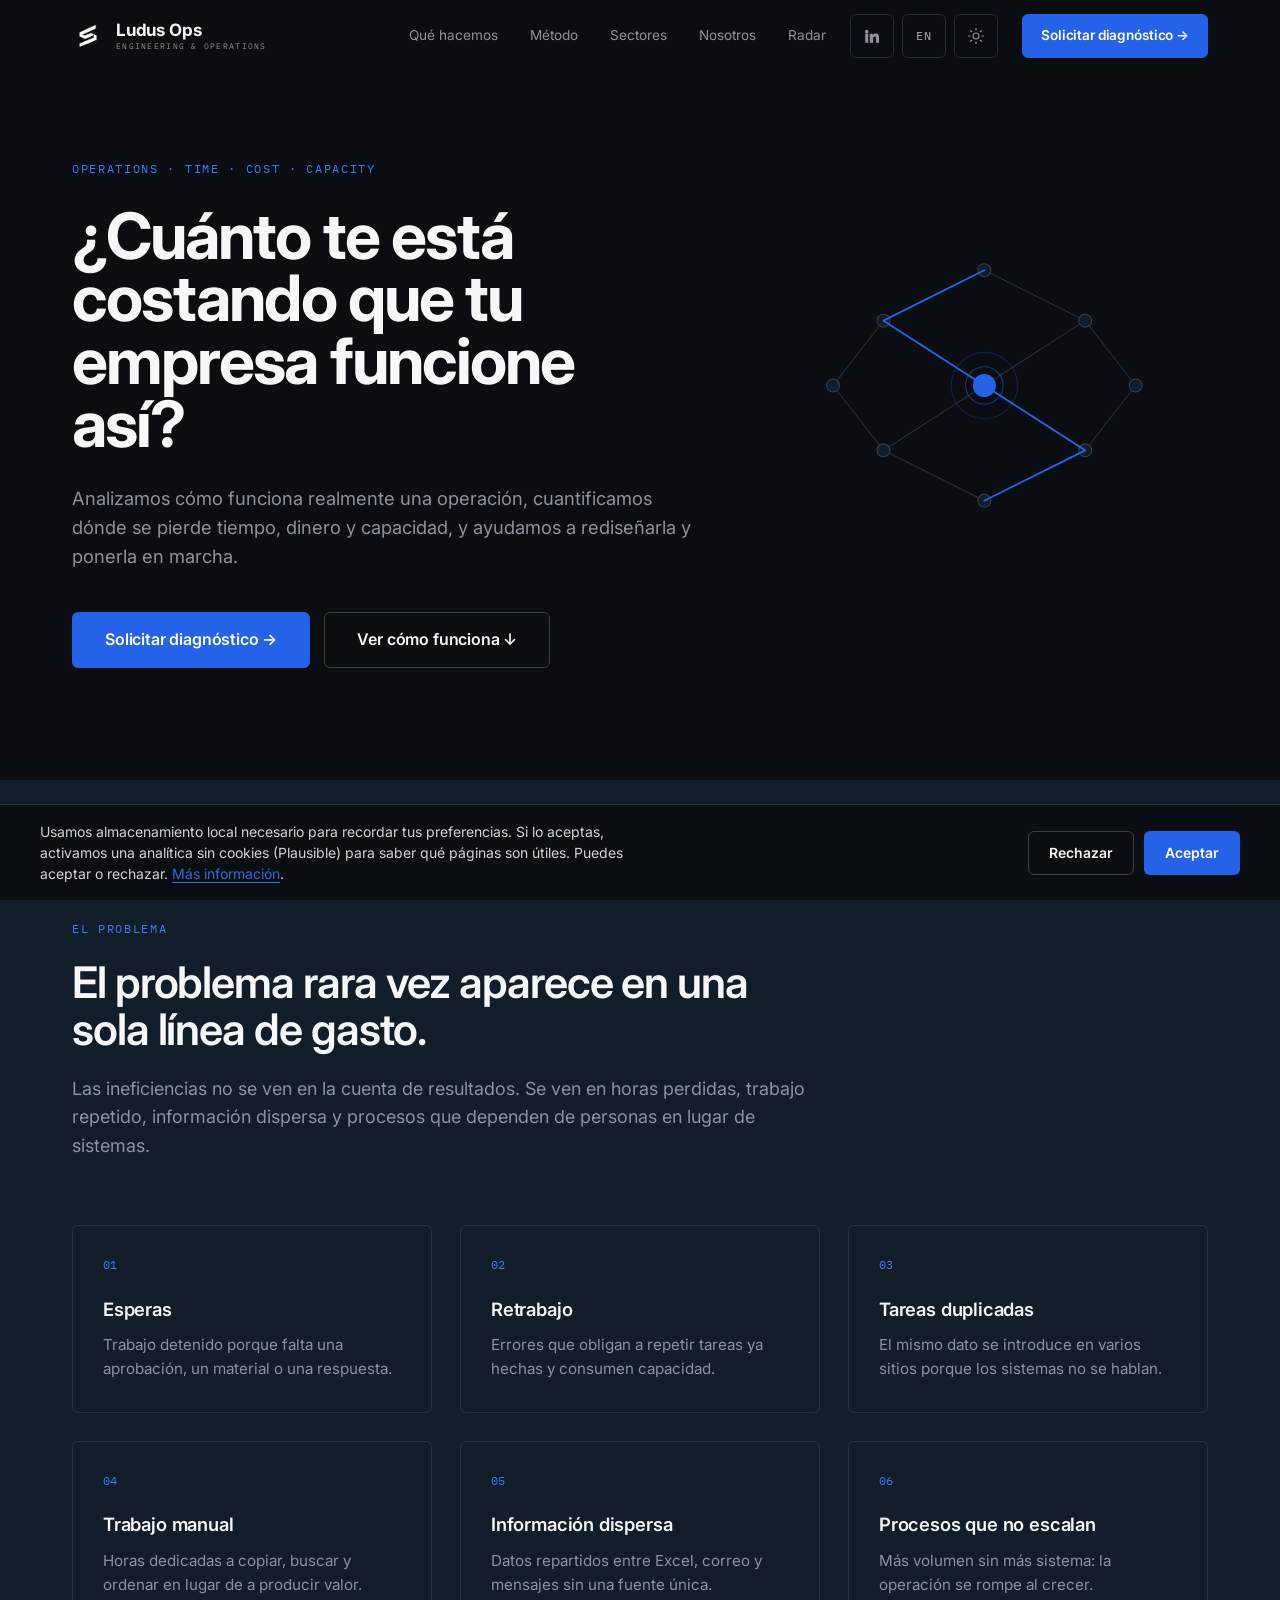
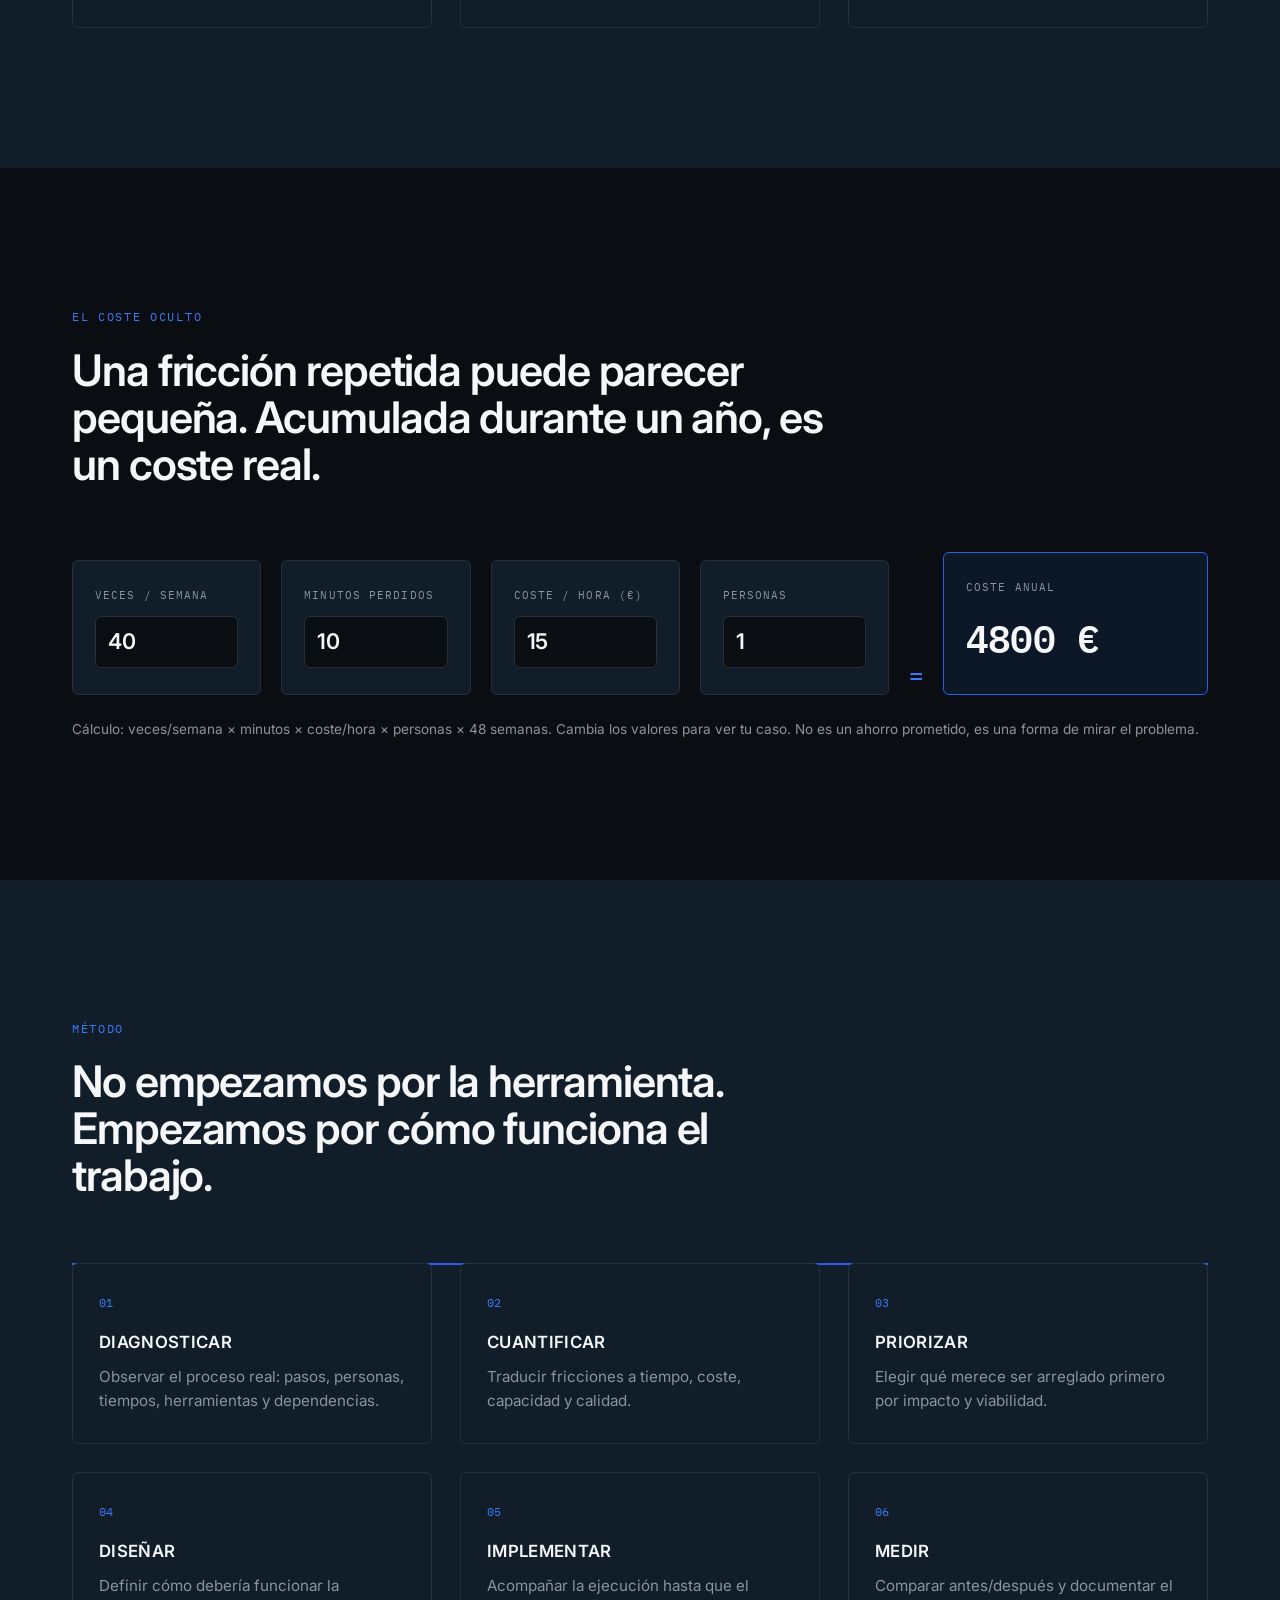
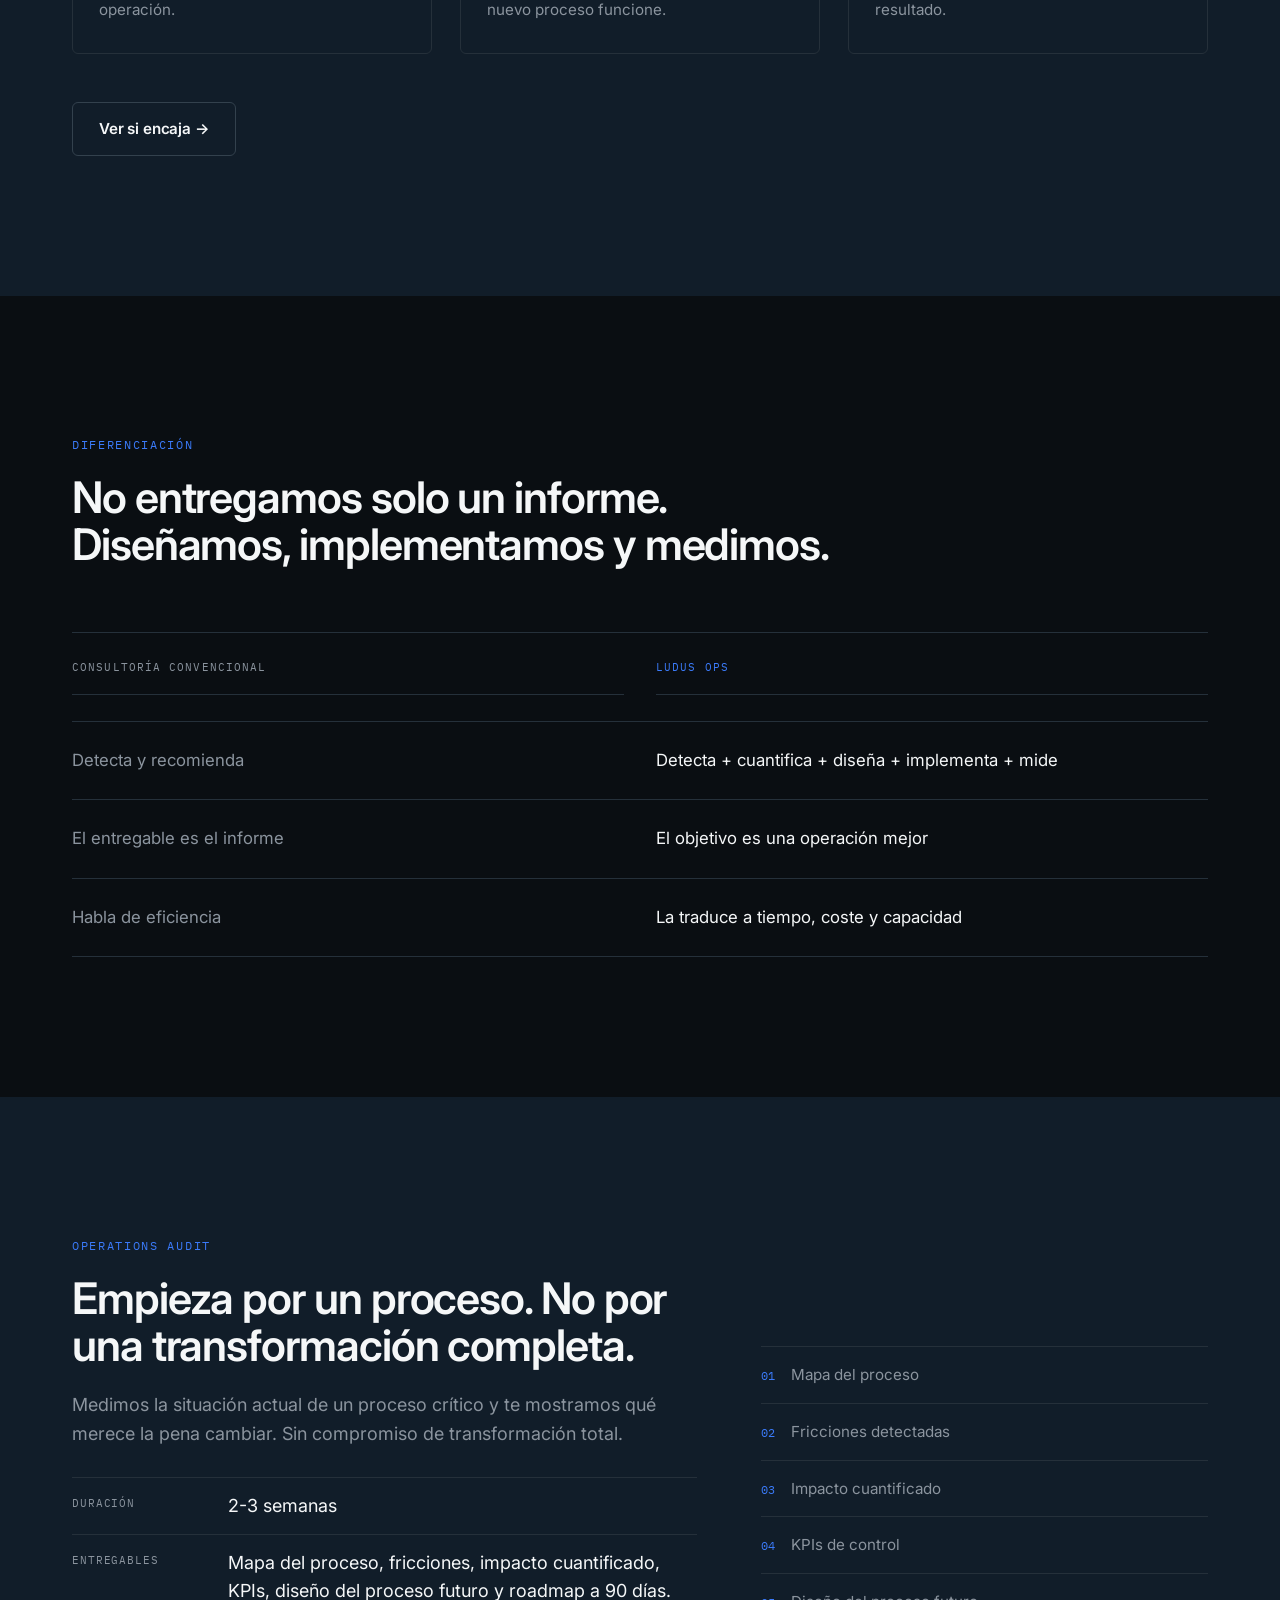
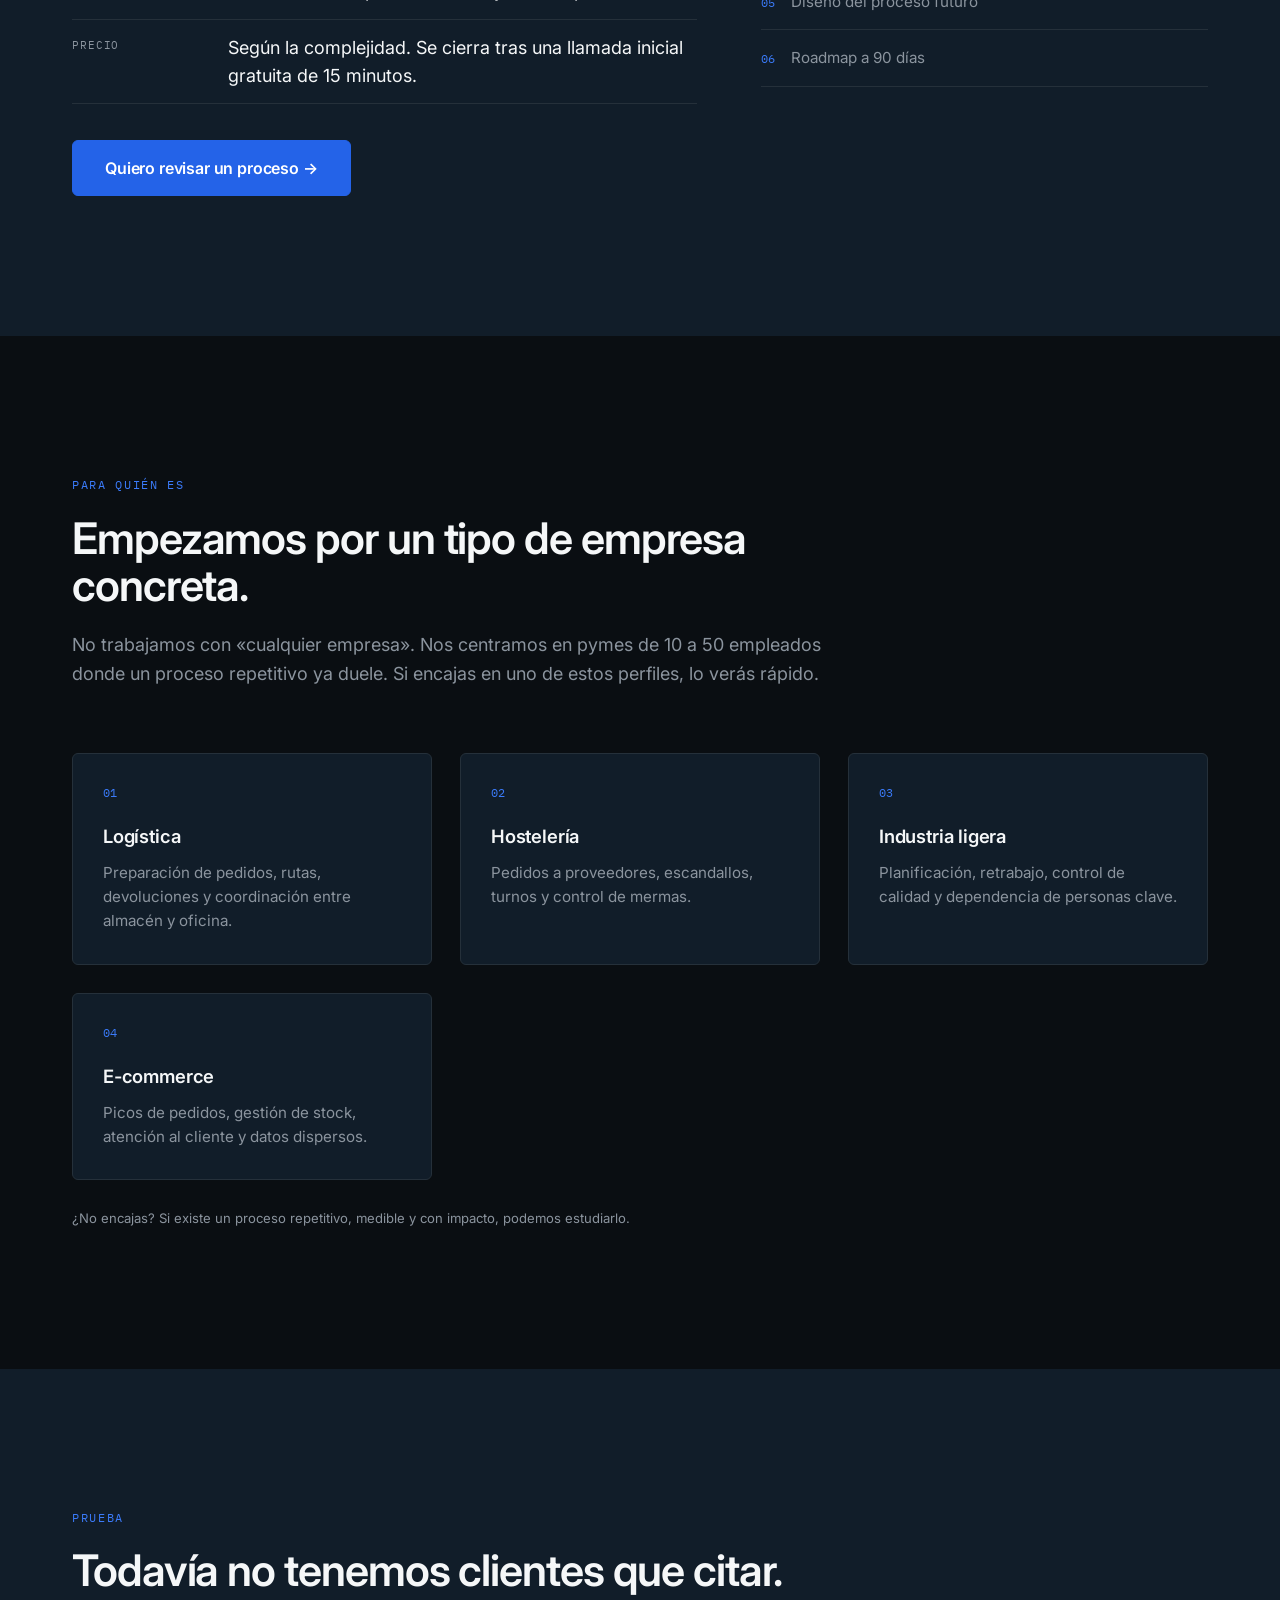
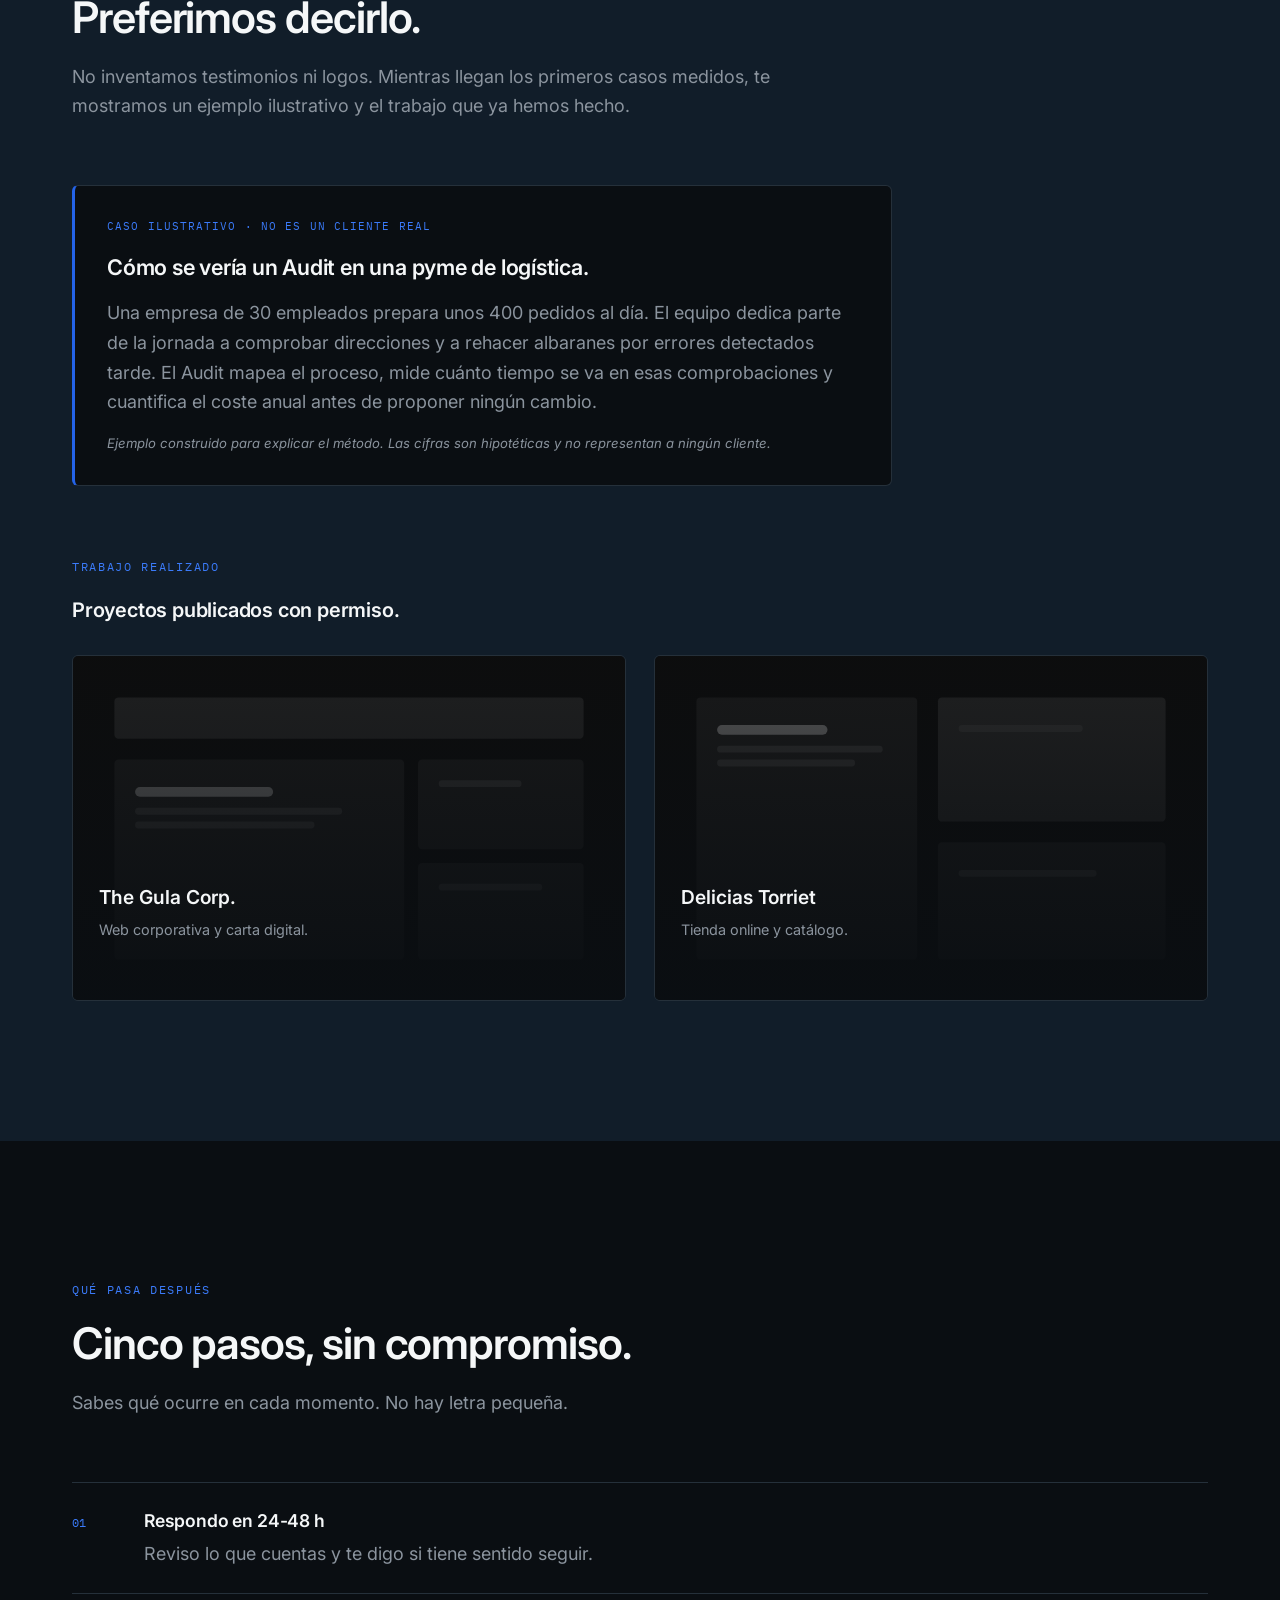
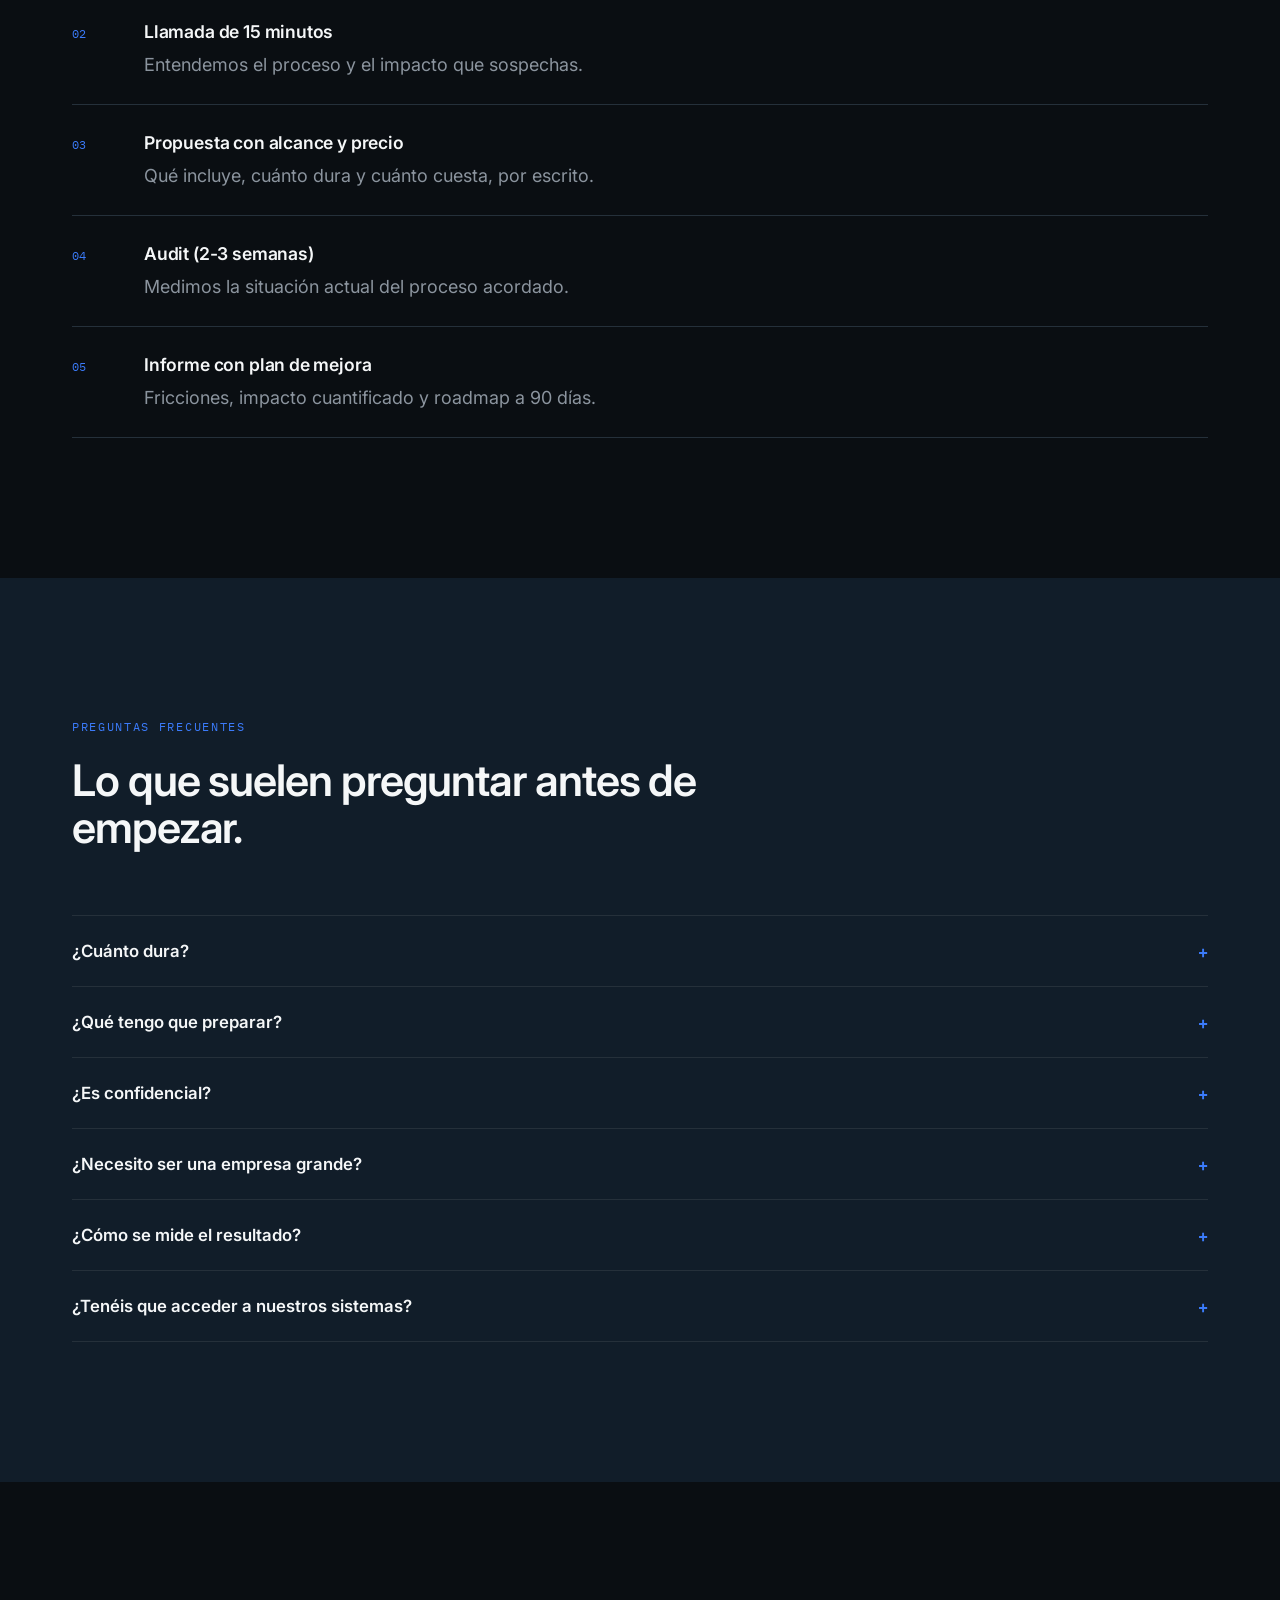
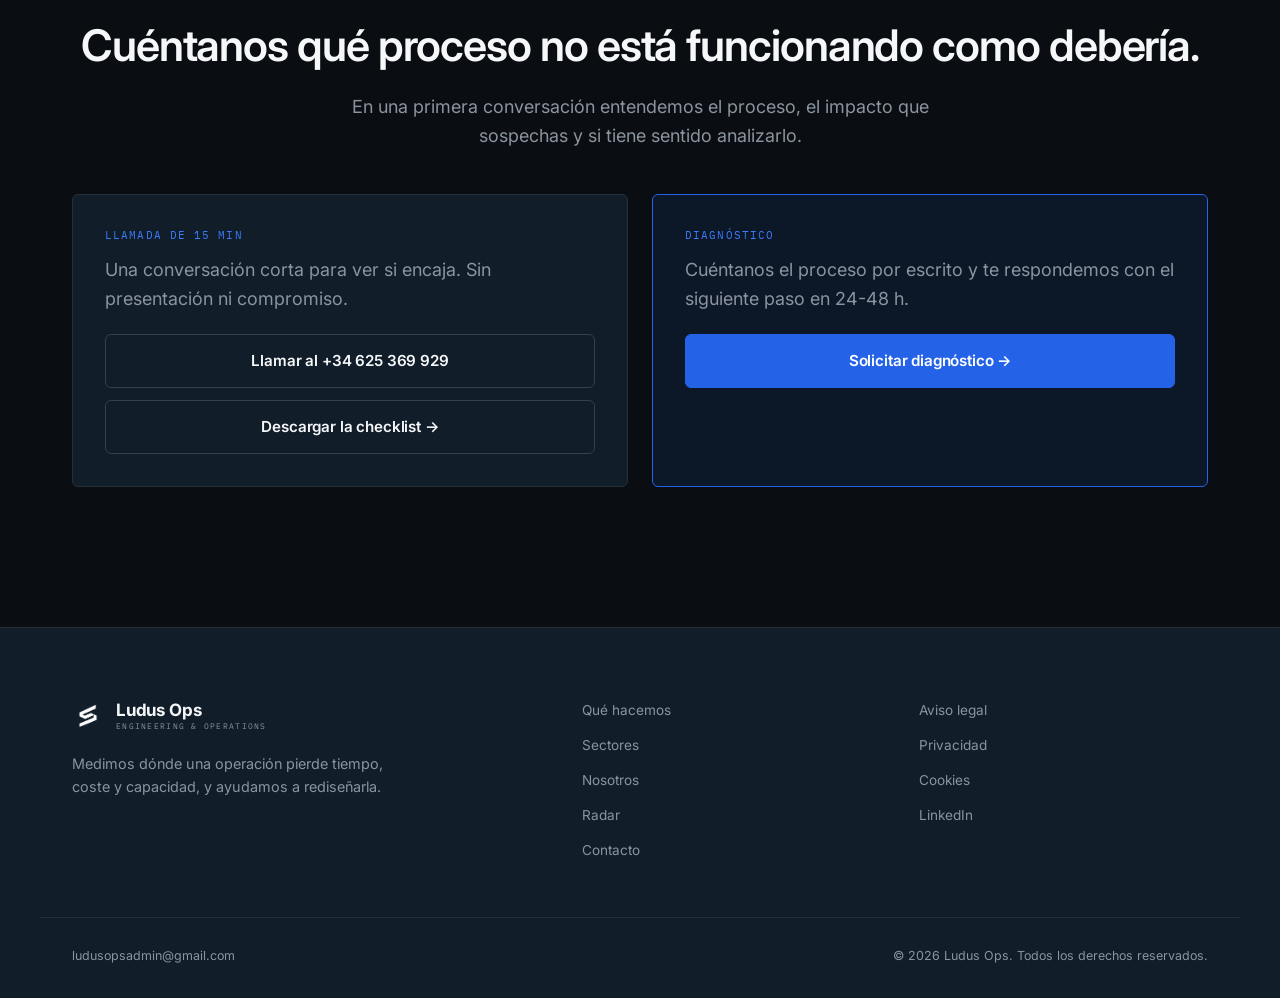
<file: index.html>
<!DOCTYPE html>
<html lang="es">
<head>
  <meta charset="UTF-8" />
  <meta name="viewport" content="width=device-width, initial-scale=1.0" />

  <title>Ludus Ops — Engineering &amp; Operations Architecture</title>
  <meta name="description" content="Analizamos cómo funciona realmente tu operación, cuantificamos dónde se pierde tiempo, dinero y capacidad, y ayudamos a rediseñarla y ponerla en marcha." />
  <meta name="robots" content="index, follow" />
  <meta name="theme-color" content="#0A0E12" />

  <meta property="og:type" content="website" />
  <meta property="og:site_name" content="Ludus Ops" />
  <meta property="og:locale" content="es_ES" />
  <meta property="og:title" content="Ludus Ops — Engineering &amp; Operations Architecture" />
  <meta property="og:description" content="Analizamos cómo funciona realmente tu operación, cuantificamos dónde se pierde tiempo, dinero y capacidad, y ayudamos a rediseñarla." />
  <meta property="og:url" content="https://ludusops.com/" />
  <meta property="og:image" content="assets/og-image.svg" />
  <meta name="twitter:card" content="summary_large_image" />
  <meta name="twitter:title" content="Ludus Ops — Engineering &amp; Operations Architecture" />
  <meta name="twitter:description" content="Analizamos cómo funciona realmente tu operación y cuantificamos dónde se pierde tiempo, dinero y capacidad." />
  <meta name="twitter:image" content="assets/og-image.svg" />

  <link rel="alternate" hreflang="es" href="https://ludusops.com/" />
  <link rel="alternate" hreflang="x-default" href="https://ludusops.com/" />

  <link rel="icon" type="image/svg+xml" href="assets/favicon.svg" />
  <link rel="preconnect" href="https://fonts.googleapis.com" />
  <link rel="preconnect" href="https://fonts.gstatic.com" crossorigin />
  <link href="https://fonts.googleapis.com/css2?family=Inter:wght@400;500;600;700&family=IBM+Plex+Mono:wght@400;500&display=swap" rel="stylesheet" />
  <link rel="stylesheet" href="style.css" />
  <script>(function(){var d=document.documentElement;try{d.setAttribute('data-theme',localStorage.getItem('ludus-theme')==='light'?'light':'dark');if(localStorage.getItem('ludus-lang')==='en'){d.classList.add('i18n-pending');setTimeout(function(){d.classList.remove('i18n-pending');},1500);}}catch(e){d.setAttribute('data-theme','dark');}})();</script>
</head>
<body>
  <a class="skip-link" href="#inicio">Saltar al contenido</a>

  <!-- ============================= NAVBAR ============================= -->
  <header class="nav" id="nav">
    <div class="container nav__inner">
      <a class="logo" href="index.html" aria-label="Ludus Ops — Inicio">
        <img class="logo__mark" src="assets/logo-mark.png" alt="" width="34" height="34" />
        <span class="logo__text">
          <span class="logo__name">Ludus Ops</span>
          <span class="logo__sub">Engineering &amp; Operations</span>
        </span>
      </a>

      <nav class="nav__links" id="navLinks" aria-label="Navegación principal">
        <a href="que-hacemos.html">Qué hacemos</a>
        <a href="que-hacemos.html#metodo">Método</a>
        <a href="sectores.html">Sectores</a>
        <a href="nosotros.html">Nosotros</a>
        <a href="blog.html">Radar</a>
        <a class="btn btn--primary nav__cta nav__cta--mobile" href="contacto.html">Solicitar diagnóstico →</a>
      </nav>

      <div class="nav__tools">
        <button class="nav__tool" id="langToggle" type="button" lang="en" aria-label="Switch to English">EN</button>
        <button class="nav__tool" id="themeToggle" type="button" aria-label="Activar modo claro">
          <svg class="icon-sun" viewBox="0 0 24 24" width="18" height="18" fill="none" stroke="currentColor" stroke-width="1.6" stroke-linecap="round" aria-hidden="true"><circle cx="12" cy="12" r="4"/><path d="M12 2v2M12 20v2M4.9 4.9l1.4 1.4M17.7 17.7l1.4 1.4M2 12h2M20 12h2M4.9 19.1l1.4-1.4M17.7 6.3l1.4-1.4"/></svg>
          <svg class="icon-moon" viewBox="0 0 24 24" width="18" height="18" fill="none" stroke="currentColor" stroke-width="1.6" stroke-linecap="round" stroke-linejoin="round" aria-hidden="true"><path d="M20 14.5A8 8 0 0 1 9.5 4a8 8 0 1 0 10.5 10.5z"/></svg>
        </button>
      </div>

      <a class="btn btn--primary nav__cta nav__cta--desktop" href="contacto.html">Solicitar diagnóstico →</a>

      <button class="nav__toggle" id="navToggle" type="button" aria-expanded="false" aria-controls="navLinks" aria-label="Abrir menú">
        <span></span><span></span><span></span>
      </button>
    </div>
  </header>

  <main>
    <!-- ============================= HERO ============================= -->
    <section class="hero" id="inicio">
      <div class="container hero__grid">
        <div class="hero__content">
          <p class="eyebrow hero__eyebrow">OPERATIONS · TIME · COST · CAPACITY</p>
          <h1 class="hero__title">¿Cuánto te está costando que tu empresa funcione así?</h1>
          <p class="hero__text">
            Analizamos cómo funciona realmente una operación, cuantificamos dónde se
            pierde tiempo, dinero y capacidad, y ayudamos a rediseñarla y ponerla en marcha.
          </p>
          <div class="hero__actions">
            <a class="btn btn--primary btn--lg" href="contacto.html">Solicitar diagnóstico →</a>
            <a class="btn btn--ghost btn--lg" href="#metodo">Ver cómo funciona ↓</a>
          </div>
        </div>

        <div class="hero__visual" aria-hidden="true">
          <svg viewBox="0 0 620 520" fill="none" xmlns="http://www.w3.org/2000/svg">
            <g stroke="#25303A" stroke-width="1.5">
              <path d="M310 60 L170 130 M310 60 L450 130 M170 130 L100 220 M170 130 L310 220 M450 130 L310 220 M450 130 L520 220 M100 220 L170 310 M310 220 L170 310 M310 220 L450 310 M520 220 L450 310 M170 310 L310 380 M450 310 L310 380" />
            </g>
            <g fill="#111D29" stroke="#33414D" stroke-width="1.5">
              <circle cx="310" cy="60" r="9" />
              <circle cx="170" cy="130" r="9" />
              <circle cx="450" cy="130" r="9" />
              <circle cx="100" cy="220" r="9" />
              <circle cx="520" cy="220" r="9" />
              <circle cx="170" cy="310" r="9" />
              <circle cx="450" cy="310" r="9" />
              <circle cx="310" cy="380" r="9" />
            </g>
            <path d="M310 60 L170 130 L310 220 L450 310 L310 380" stroke="#2463E8" stroke-width="2.5" stroke-linecap="round" stroke-linejoin="round" />
            <circle cx="310" cy="220" r="46" fill="none" stroke="#2463E8" stroke-opacity="0.25" stroke-width="1.5" />
            <circle cx="310" cy="220" r="16" fill="#2463E8" />
            <circle cx="310" cy="220" r="26" fill="none" stroke="#2463E8" stroke-opacity="0.5" stroke-width="1.5" />
          </svg>
        </div>
      </div>
    </section>

    <!-- ============================= PROBLEMA ============================= -->
    <section class="section section--surface" id="problema">
      <div class="container">
        <div class="section__head">
          <p class="eyebrow">EL PROBLEMA</p>
          <h2 class="h2">El problema rara vez aparece en una sola línea de gasto.</h2>
          <p class="lead">
            Las ineficiencias no se ven en la cuenta de resultados. Se ven en horas
            perdidas, trabajo repetido, información dispersa y procesos que dependen
            de personas en lugar de sistemas.
          </p>
        </div>

        <ul class="grid grid--3" data-reveal-group>
          <li class="card" data-reveal>
            <span class="card__num">01</span>
            <h3 class="card__title">Esperas</h3>
            <p class="card__text">Trabajo detenido porque falta una aprobación, un material o una respuesta.</p>
          </li>
          <li class="card" data-reveal>
            <span class="card__num">02</span>
            <h3 class="card__title">Retrabajo</h3>
            <p class="card__text">Errores que obligan a repetir tareas ya hechas y consumen capacidad.</p>
          </li>
          <li class="card" data-reveal>
            <span class="card__num">03</span>
            <h3 class="card__title">Tareas duplicadas</h3>
            <p class="card__text">El mismo dato se introduce en varios sitios porque los sistemas no se hablan.</p>
          </li>
          <li class="card" data-reveal>
            <span class="card__num">04</span>
            <h3 class="card__title">Trabajo manual</h3>
            <p class="card__text">Horas dedicadas a copiar, buscar y ordenar en lugar de a producir valor.</p>
          </li>
          <li class="card" data-reveal>
            <span class="card__num">05</span>
            <h3 class="card__title">Información dispersa</h3>
            <p class="card__text">Datos repartidos entre Excel, correo y mensajes sin una fuente única.</p>
          </li>
          <li class="card" data-reveal>
            <span class="card__num">06</span>
            <h3 class="card__title">Procesos que no escalan</h3>
            <p class="card__text">Más volumen sin más sistema: la operación se rompe al crecer.</p>
          </li>
        </ul>
      </div>
    </section>

    <!-- ============================= COSTE OCULTO ============================= -->
    <section class="section" id="coste">
      <div class="container">
        <div class="section__head">
          <p class="eyebrow">EL COSTE OCULTO</p>
          <h2 class="h2">Una fricción repetida puede parecer pequeña. Acumulada durante un año, es un coste real.</h2>
        </div>

        <div class="cost" id="costCalc" data-reveal-group>
          <div class="cost__factor" data-reveal>
            <label class="cost__label" for="costFreq">Veces / semana</label>
            <input class="cost__input" type="number" id="costFreq" min="0" step="1" value="40" inputmode="numeric" aria-label="Veces por semana" />
          </div>
          <div class="cost__factor" data-reveal>
            <label class="cost__label" for="costMin">Minutos perdidos</label>
            <input class="cost__input" type="number" id="costMin" min="0" step="1" value="10" inputmode="numeric" aria-label="Minutos perdidos por vez" />
          </div>
          <div class="cost__factor" data-reveal>
            <label class="cost__label" for="costRate">Coste / hora (€)</label>
            <input class="cost__input" type="number" id="costRate" min="0" step="1" value="15" inputmode="numeric" aria-label="Coste por hora en euros" />
          </div>
          <div class="cost__factor" data-reveal>
            <label class="cost__label" for="costPeople">Personas</label>
            <input class="cost__input" type="number" id="costPeople" min="0" step="1" value="1" inputmode="numeric" aria-label="Número de personas afectadas" />
          </div>
          <p class="cost__op" aria-hidden="true">=</p>
          <div class="cost__result" data-reveal>
            <p class="cost__label">Coste anual</p>
            <p class="cost__value" id="costResult" aria-live="polite">4.800 €</p>
          </div>
        </div>

        <p class="cost__note">
          Cálculo: veces/semana × minutos × coste/hora × personas × 48 semanas. Cambia los valores
          para ver tu caso. No es un ahorro prometido, es una forma de mirar el problema.
        </p>
      </div>
    </section>

    <!-- ============================= MÉTODO ============================= -->
    <section class="section section--surface" id="metodo">
      <div class="container">
        <div class="section__head">
          <p class="eyebrow">MÉTODO</p>
          <h2 class="h2">No empezamos por la herramienta. Empezamos por cómo funciona el trabajo.</h2>
        </div>

        <div class="method" data-reveal-group>
          <svg class="method-line" viewBox="0 0 100 2" preserveAspectRatio="none" aria-hidden="true">
            <path class="step-line" d="M0 1 H100" pathLength="1" />
          </svg>

          <article class="method__step" data-reveal>
            <span class="method__num">01</span>
            <h3 class="method__title">DIAGNOSTICAR</h3>
            <p class="method__text">Observar el proceso real: pasos, personas, tiempos, herramientas y dependencias.</p>
          </article>
          <article class="method__step" data-reveal>
            <span class="method__num">02</span>
            <h3 class="method__title">CUANTIFICAR</h3>
            <p class="method__text">Traducir fricciones a tiempo, coste, capacidad y calidad.</p>
          </article>
          <article class="method__step" data-reveal>
            <span class="method__num">03</span>
            <h3 class="method__title">PRIORIZAR</h3>
            <p class="method__text">Elegir qué merece ser arreglado primero por impacto y viabilidad.</p>
          </article>
          <article class="method__step" data-reveal>
            <span class="method__num">04</span>
            <h3 class="method__title">DISEÑAR</h3>
            <p class="method__text">Definir cómo debería funcionar la operación.</p>
          </article>
          <article class="method__step" data-reveal>
            <span class="method__num">05</span>
            <h3 class="method__title">IMPLEMENTAR</h3>
            <p class="method__text">Acompañar la ejecución hasta que el nuevo proceso funcione.</p>
          </article>
          <article class="method__step" data-reveal>
            <span class="method__num">06</span>
            <h3 class="method__title">MEDIR</h3>
            <p class="method__text">Comparar antes/después y documentar el resultado.</p>
          </article>
        </div>

        <div style="margin-top: 48px;">
          <a class="btn btn--ghost" href="que-hacemos.html">Ver si encaja →</a>
        </div>
      </div>
    </section>

    <!-- ============================= DIFERENCIACIÓN ============================= -->
    <section class="section" id="diferenciacion">
      <div class="container">
        <div class="section__head">
          <p class="eyebrow">DIFERENCIACIÓN</p>
          <h2 class="h2">No entregamos solo un informe. Diseñamos, implementamos y medimos.</h2>
        </div>

        <div class="compare" data-reveal-group>
          <div class="compare__row" data-reveal>
            <p class="compare__head">Consultoría convencional</p>
            <p class="compare__head compare__head--us">Ludus Ops</p>
          </div>
          <div class="compare__row" data-reveal>
            <p class="compare__cell compare__cell--them">Detecta y recomienda</p>
            <p class="compare__cell compare__cell--us">Detecta + cuantifica + diseña + implementa + mide</p>
          </div>
          <div class="compare__row" data-reveal>
            <p class="compare__cell compare__cell--them">El entregable es el informe</p>
            <p class="compare__cell compare__cell--us">El objetivo es una operación mejor</p>
          </div>
          <div class="compare__row" data-reveal>
            <p class="compare__cell compare__cell--them">Habla de eficiencia</p>
            <p class="compare__cell compare__cell--us">La traduce a tiempo, coste y capacidad</p>
          </div>
        </div>
      </div>
    </section>

    <!-- ============================= ENTRADA ============================= -->
    <section class="section section--surface" id="entrada">
      <div class="container audit">
        <div data-reveal>
          <p class="eyebrow">OPERATIONS AUDIT</p>
          <h2 class="h2">Empieza por un proceso. No por una transformación completa.</h2>
          <p class="lead">
            Medimos la situación actual de un proceso crítico y te mostramos qué merece
            la pena cambiar. Sin compromiso de transformación total.
          </p>
          <dl class="scope">
            <div class="scope__row"><dt>Duración</dt><dd>2-3 semanas</dd></div>
            <div class="scope__row"><dt>Entregables</dt><dd>Mapa del proceso, fricciones, impacto cuantificado, KPIs, diseño del proceso futuro y roadmap a 90 días.</dd></div>
            <div class="scope__row"><dt>Precio</dt><dd>Según la complejidad. Se cierra tras una llamada inicial gratuita de 15 minutos.</dd></div>
          </dl>
          <div style="margin-top: 36px;">
            <a class="btn btn--primary btn--lg" href="contacto.html">Quiero revisar un proceso →</a>
          </div>
        </div>

        <ul class="audit__list" data-reveal-group>
          <li class="audit__item" data-reveal="left"><span class="num">01</span><span>Mapa del proceso</span></li>
          <li class="audit__item" data-reveal="left"><span class="num">02</span><span>Fricciones detectadas</span></li>
          <li class="audit__item" data-reveal="left"><span class="num">03</span><span>Impacto cuantificado</span></li>
          <li class="audit__item" data-reveal="left"><span class="num">04</span><span>KPIs de control</span></li>
          <li class="audit__item" data-reveal="left"><span class="num">05</span><span>Diseño del proceso futuro</span></li>
          <li class="audit__item" data-reveal="left"><span class="num">06</span><span>Roadmap a 90 días</span></li>
        </ul>
      </div>
    </section>

    <!-- ============================= PARA QUIÉN ============================= -->
    <section class="section" id="para-quien">
      <div class="container">
        <div class="section__head">
          <p class="eyebrow">PARA QUIÉN ES</p>
          <h2 class="h2">Empezamos por un tipo de empresa concreta.</h2>
          <p class="lead">
            No trabajamos con «cualquier empresa». Nos centramos en pymes de 10 a 50 empleados
            donde un proceso repetitivo ya duele. Si encajas en uno de estos perfiles, lo verás rápido.
          </p>
        </div>
        <ul class="grid grid--3" data-reveal-group>
          <li class="card" data-reveal>
            <span class="card__num">01</span>
            <h3 class="card__title">Logística</h3>
            <p class="card__text">Preparación de pedidos, rutas, devoluciones y coordinación entre almacén y oficina.</p>
          </li>
          <li class="card" data-reveal>
            <span class="card__num">02</span>
            <h3 class="card__title">Hostelería</h3>
            <p class="card__text">Pedidos a proveedores, escandallos, turnos y control de mermas.</p>
          </li>
          <li class="card" data-reveal>
            <span class="card__num">03</span>
            <h3 class="card__title">Industria ligera</h3>
            <p class="card__text">Planificación, retrabajo, control de calidad y dependencia de personas clave.</p>
          </li>
          <li class="card" data-reveal>
            <span class="card__num">04</span>
            <h3 class="card__title">E-commerce</h3>
            <p class="card__text">Picos de pedidos, gestión de stock, atención al cliente y datos dispersos.</p>
          </li>
        </ul>
        <p class="form__note" style="margin-top: 28px;">¿No encajas? Si existe un proceso repetitivo, medible y con impacto, podemos estudiarlo.</p>
      </div>
    </section>

    <!-- ============================= PRUEBA ============================= -->
    <section class="section section--surface" id="prueba">
      <div class="container">
        <div class="section__head">
          <p class="eyebrow">PRUEBA</p>
          <h2 class="h2">Todavía no tenemos clientes que citar. Preferimos decirlo.</h2>
          <p class="lead">
            No inventamos testimonios ni logos. Mientras llegan los primeros casos medidos,
            te mostramos un ejemplo ilustrativo y el trabajo que ya hemos hecho.
          </p>
        </div>

        <article class="illustrative" data-reveal>
          <p class="illustrative__tag">CASO ILUSTRATIVO · NO ES UN CLIENTE REAL</p>
          <h3 class="illustrative__title">Cómo se vería un Audit en una pyme de logística.</h3>
          <p class="illustrative__text">
            Una empresa de 30 empleados prepara unos 400 pedidos al día. El equipo dedica parte
            de la jornada a comprobar direcciones y a rehacer albaranes por errores detectados
            tarde. El Audit mapea el proceso, mide cuánto tiempo se va en esas comprobaciones y
            cuantifica el coste anual antes de proponer ningún cambio.
          </p>
          <p class="illustrative__note">
            Ejemplo construido para explicar el método. Las cifras son hipotéticas y no representan a ningún cliente.
          </p>
        </article>

        <div class="section__head" style="margin-top: 72px; margin-bottom: 32px;">
          <p class="eyebrow">TRABAJO REALIZADO</p>
          <h2 class="h3">Proyectos publicados con permiso.</h2>
        </div>
        <div class="grid grid--2" data-reveal-group>
          <a class="card--project" href="nosotros.html" data-reveal>
            <img src="assets/proyecto-gulacor.svg" alt="Proyecto The Gula Corp." loading="lazy" />
            <span class="card--project__overlay">
              <span class="card--project__title">The Gula Corp.</span>
              <span class="card--project__text">Web corporativa y carta digital.</span>
              <span class="card--project__link">Ver en Nosotros →</span>
            </span>
          </a>
          <a class="card--project" href="nosotros.html" data-reveal>
            <img src="assets/proyecto-torriet.svg" alt="Proyecto Delicias Torriet" loading="lazy" />
            <span class="card--project__overlay">
              <span class="card--project__title">Delicias Torriet</span>
              <span class="card--project__text">Tienda online y catálogo.</span>
              <span class="card--project__link">Ver en Nosotros →</span>
            </span>
          </a>
        </div>
      </div>
    </section>

    <!-- ============================= QUÉ PASA DESPUÉS ============================= -->
    <section class="section" id="proceso">
      <div class="container">
        <div class="section__head">
          <p class="eyebrow">QUÉ PASA DESPUÉS</p>
          <h2 class="h2">Cinco pasos, sin compromiso.</h2>
          <p class="lead">Sabes qué ocurre en cada momento. No hay letra pequeña.</p>
        </div>
        <ol class="steps" data-reveal-group>
          <li class="steps__item" data-reveal><span class="steps__num">01</span><div><p class="steps__title">Respondo en 24-48 h</p><p class="steps__text">Reviso lo que cuentas y te digo si tiene sentido seguir.</p></div></li>
          <li class="steps__item" data-reveal><span class="steps__num">02</span><div><p class="steps__title">Llamada de 15 minutos</p><p class="steps__text">Entendemos el proceso y el impacto que sospechas.</p></div></li>
          <li class="steps__item" data-reveal><span class="steps__num">03</span><div><p class="steps__title">Propuesta con alcance y precio</p><p class="steps__text">Qué incluye, cuánto dura y cuánto cuesta, por escrito.</p></div></li>
          <li class="steps__item" data-reveal><span class="steps__num">04</span><div><p class="steps__title">Audit (2-3 semanas)</p><p class="steps__text">Medimos la situación actual del proceso acordado.</p></div></li>
          <li class="steps__item" data-reveal><span class="steps__num">05</span><div><p class="steps__title">Informe con plan de mejora</p><p class="steps__text">Fricciones, impacto cuantificado y roadmap a 90 días.</p></div></li>
        </ol>
      </div>
    </section>

    <!-- ============================= FAQ ============================= -->
    <section class="section section--surface" id="faq">
      <div class="container">
        <div class="section__head">
          <p class="eyebrow">PREGUNTAS FRECUENTES</p>
          <h2 class="h2">Lo que suelen preguntar antes de empezar.</h2>
        </div>
        <div class="faq">
          <details class="faq__item">
            <summary class="faq__q">¿Cuánto dura?</summary>
            <p class="faq__a">Un Audit de un proceso acotado suele durar 2-3 semanas. El alcance y el calendario se definen antes de empezar.</p>
          </details>
          <details class="faq__item">
            <summary class="faq__q">¿Qué tengo que preparar?</summary>
            <p class="faq__a">Nada especial. Con que nos cuentes el proceso, nos dejes observar cómo se trabaja y hablar con el equipo es suficiente.</p>
          </details>
          <details class="faq__item">
            <summary class="faq__q">¿Es confidencial?</summary>
            <p class="faq__a">Sí. Lo que compartes se trata de forma confidencial y no se publica ningún caso sin tu permiso por escrito.</p>
          </details>
          <details class="faq__item">
            <summary class="faq__q">¿Necesito ser una empresa grande?</summary>
            <p class="faq__a">No. El criterio no es el tamaño, sino que exista un proceso repetitivo, medible y con impacto. Trabajamos sobre todo con pymes de 10 a 50 empleados.</p>
          </details>
          <details class="faq__item">
            <summary class="faq__q">¿Cómo se mide el resultado?</summary>
            <p class="faq__a">Con una línea base antes de intervenir y la misma medición después. Sin línea base no hay mejora demostrable.</p>
          </details>
          <details class="faq__item">
            <summary class="faq__q">¿Tenéis que acceder a nuestros sistemas?</summary>
            <p class="faq__a">No necesariamente. Trabajamos con lo que ya existe: observación del trabajo, entrevistas y los datos de los que dispongáis.</p>
          </details>
        </div>
      </div>
    </section>

    <!-- ============================= CTA FINAL ============================= -->
    <section class="cta-final" id="contacto-cta">
      <div class="container">
        <h2 class="h2" data-reveal>Cuéntanos qué proceso no está funcionando como debería.</h2>
        <p class="lead" data-reveal>En una primera conversación entendemos el proceso, el impacto que sospechas y si tiene sentido analizarlo.</p>

        <div class="cta-levels" data-reveal-group>
          <div class="cta-level" data-reveal>
            <p class="cta-level__tag">LLAMADA DE 15 MIN</p>
            <p class="cta-level__text">Una conversación corta para ver si encaja. Sin presentación ni compromiso.</p>
            <a class="btn btn--ghost" href="tel:+34625369929">Llamar al +34 625 369 929</a>
            <a class="btn btn--ghost is-hidden" id="homeCal" target="_blank" rel="noopener">Reservar en el calendario →</a>
            <a class="btn btn--ghost" href="checklist.html">Descargar la checklist →</a>
          </div>
          <div class="cta-level cta-level--primary" data-reveal>
            <p class="cta-level__tag">DIAGNÓSTICO</p>
            <p class="cta-level__text">Cuéntanos el proceso por escrito y te respondemos con el siguiente paso en 24-48 h.</p>
            <a class="btn btn--primary" href="contacto.html">Solicitar diagnóstico →</a>
          </div>
        </div>
      </div>
    </section>
  </main>

  <!-- ============================= FOOTER ============================= -->
  <footer class="footer">
    <div class="container footer__inner">
      <div class="footer__brand">
        <a class="logo" href="index.html" aria-label="Ludus Ops — Inicio">
          <img class="logo__mark" src="assets/logo-mark.png" alt="" width="34" height="34" />
          <span class="logo__text">
            <span class="logo__name">Ludus Ops</span>
            <span class="logo__sub">Engineering &amp; Operations</span>
          </span>
        </a>
        <p class="footer__tagline">Medimos dónde una operación pierde tiempo, coste y capacidad, y ayudamos a rediseñarla.</p>
      </div>

      <nav class="footer__nav" aria-label="Navegación de pie de página">
        <a href="que-hacemos.html">Qué hacemos</a>
        <a href="sectores.html">Sectores</a>
        <a href="nosotros.html">Nosotros</a>
        <a href="blog.html">Radar</a>
        <a href="contacto.html">Contacto</a>
      </nav>

      <div class="footer__legal">
        <a href="aviso-legal.html">Aviso legal</a>
        <a href="privacidad.html">Privacidad</a>
        <a href="cookies.html">Cookies</a>
      </div>
    </div>

    <div class="container footer__bottom">
      <p class="footer__mail"><a href="mailto:ludusopsadmin@gmail.com">ludusopsadmin@gmail.com</a></p>
      <p class="footer__copy">© <span id="year">2026</span> Ludus Ops. Todos los derechos reservados.</p>
    </div>
  </footer>

  <script src="i18n.js" defer></script>
  <script src="script.js" defer></script>
</body>
</html>
</file>
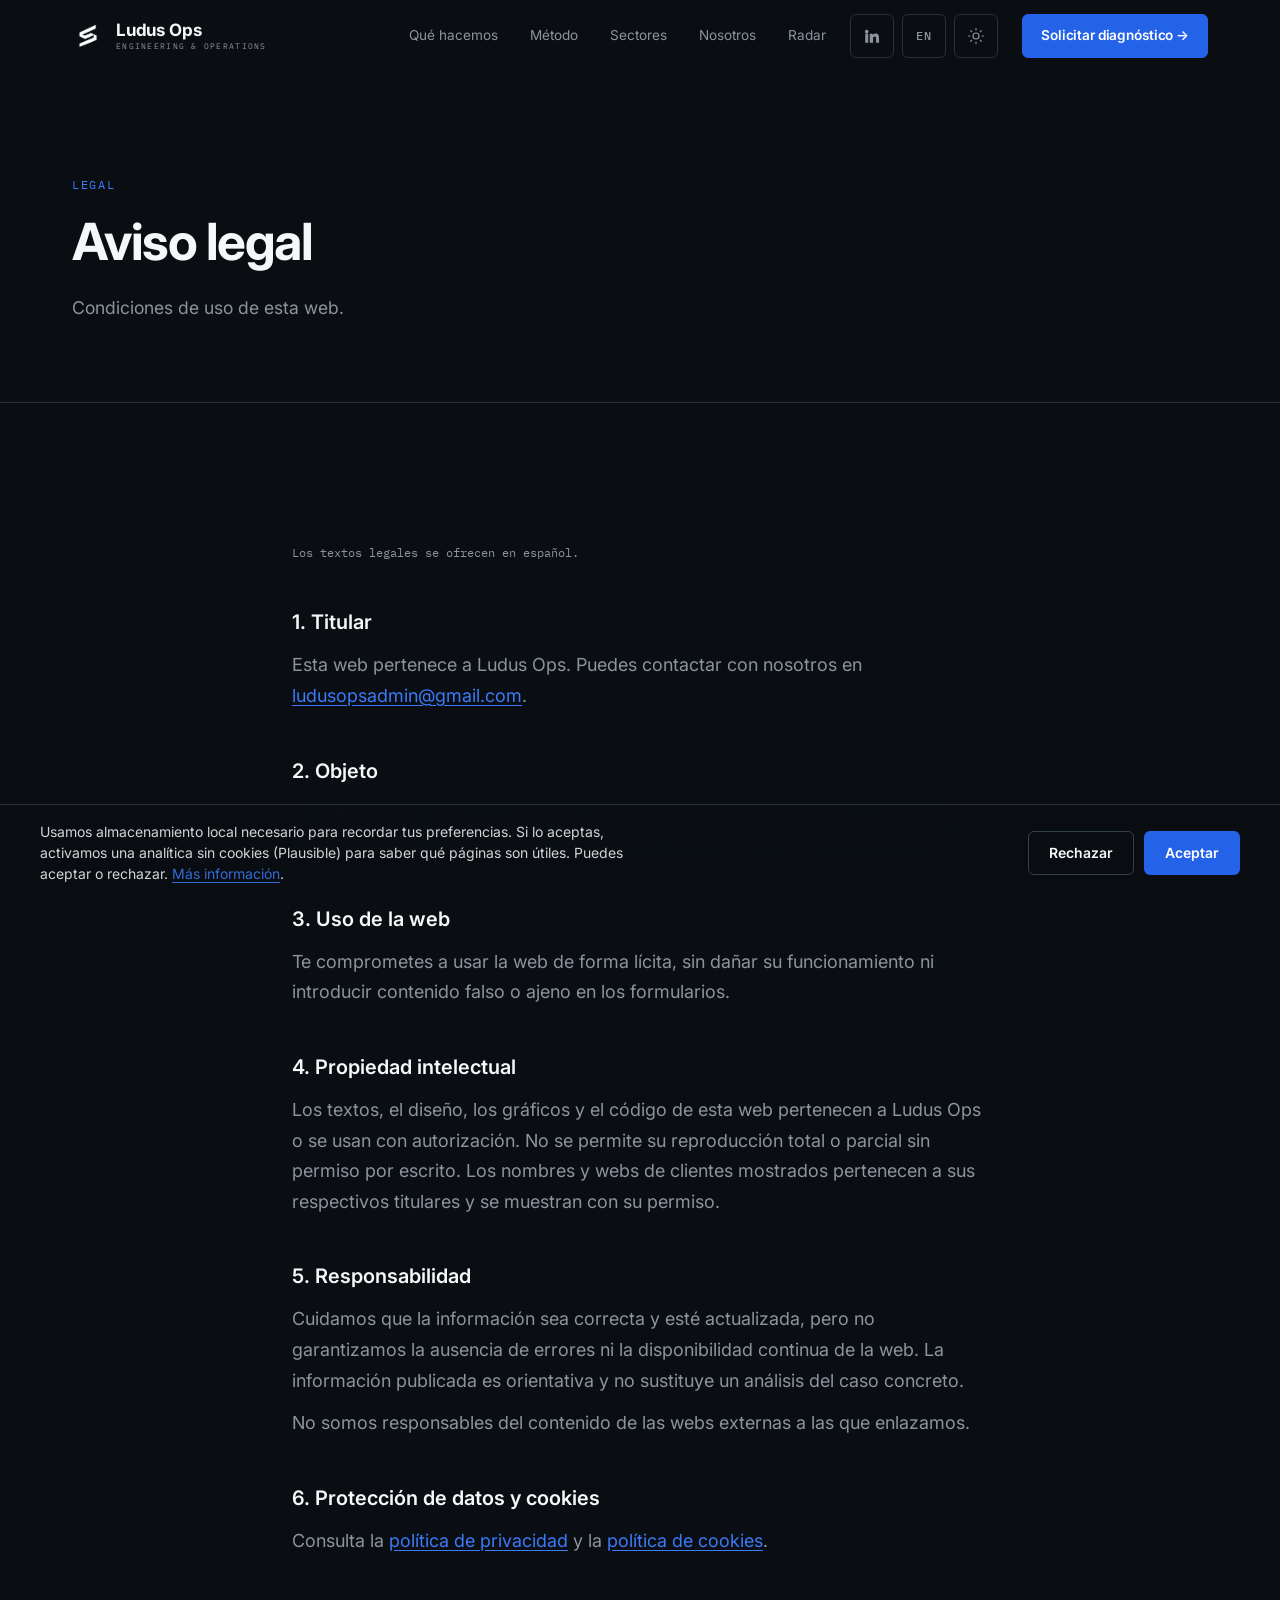
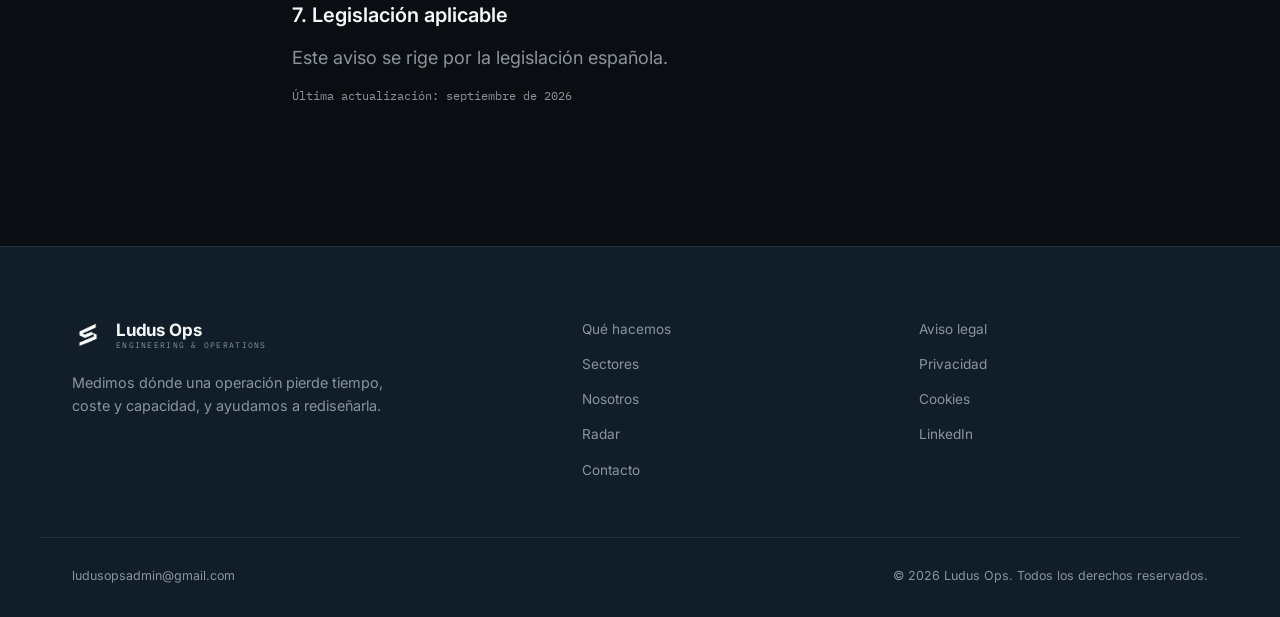
<file: aviso-legal.html>
<!DOCTYPE html>
<html lang="es">
<head>
  <meta charset="UTF-8" />
  <meta name="viewport" content="width=device-width, initial-scale=1.0" />

  <title>Aviso legal — Ludus Ops</title>
  <meta name="description" content="Aviso legal y condiciones de uso de la web de Ludus Ops." />
  <meta name="robots" content="noindex, follow" />
  <meta name="theme-color" content="#0A0E12" />

  <link rel="icon" type="image/svg+xml" href="assets/favicon.svg" />
  <link rel="preconnect" href="https://fonts.googleapis.com" />
  <link rel="preconnect" href="https://fonts.gstatic.com" crossorigin />
  <link href="https://fonts.googleapis.com/css2?family=Inter:wght@400;500;600;700&family=IBM+Plex+Mono:wght@400;500&display=swap" rel="stylesheet" />
  <link rel="stylesheet" href="style.css" />
  <script>(function(){var d=document.documentElement;try{d.setAttribute('data-theme',localStorage.getItem('ludus-theme')==='light'?'light':'dark');if(localStorage.getItem('ludus-lang')==='en'){d.classList.add('i18n-pending');setTimeout(function(){d.classList.remove('i18n-pending');},1500);}}catch(e){d.setAttribute('data-theme','dark');}})();</script>
</head>
<body>
  <a class="skip-link" href="#contenido">Saltar al contenido</a>

  <!-- ============================= NAVBAR ============================= -->
  <header class="nav" id="nav">
    <div class="container nav__inner">
      <a class="logo" href="index.html" aria-label="Ludus Ops — Inicio">
        <img class="logo__mark" src="assets/logo-mark.png" alt="" width="34" height="34" />
        <span class="logo__text">
          <span class="logo__name">Ludus Ops</span>
          <span class="logo__sub">Engineering &amp; Operations</span>
        </span>
      </a>

      <nav class="nav__links" id="navLinks" aria-label="Navegación principal">
        <a href="que-hacemos.html">Qué hacemos</a>
        <a href="que-hacemos.html#metodo">Método</a>
        <a href="sectores.html">Sectores</a>
        <a href="nosotros.html">Nosotros</a>
        <a href="blog.html">Radar</a>
        <a class="btn btn--primary nav__cta nav__cta--mobile" href="contacto.html">Solicitar diagnóstico →</a>
      </nav>

      <div class="nav__tools">
        <button class="nav__tool" id="langToggle" type="button" lang="en" aria-label="Switch to English">EN</button>
        <button class="nav__tool" id="themeToggle" type="button" aria-label="Activar modo claro">
          <svg class="icon-sun" viewBox="0 0 24 24" width="18" height="18" fill="none" stroke="currentColor" stroke-width="1.6" stroke-linecap="round" aria-hidden="true"><circle cx="12" cy="12" r="4"/><path d="M12 2v2M12 20v2M4.9 4.9l1.4 1.4M17.7 17.7l1.4 1.4M2 12h2M20 12h2M4.9 19.1l1.4-1.4M17.7 6.3l1.4-1.4"/></svg>
          <svg class="icon-moon" viewBox="0 0 24 24" width="18" height="18" fill="none" stroke="currentColor" stroke-width="1.6" stroke-linecap="round" stroke-linejoin="round" aria-hidden="true"><path d="M20 14.5A8 8 0 0 1 9.5 4a8 8 0 1 0 10.5 10.5z"/></svg>
        </button>
      </div>

      <a class="btn btn--primary nav__cta nav__cta--desktop" href="contacto.html">Solicitar diagnóstico →</a>

      <button class="nav__toggle" id="navToggle" type="button" aria-expanded="false" aria-controls="navLinks" aria-label="Abrir menú">
        <span></span><span></span><span></span>
      </button>
    </div>
  </header>

  <main id="contenido">
    <section class="page-hero">
      <div class="container">
        <p class="eyebrow">LEGAL</p>
        <h1 class="page-hero__title">Aviso legal</h1>
        <p class="page-hero__text">Condiciones de uso de esta web.</p>
      </div>
    </section>

    <section class="section">
      <div class="container legal">
        <p class="legal__updated" style="margin-top: 0;">Los textos legales se ofrecen en español.</p>

        <h2>1. Titular</h2>
        <p>Esta web pertenece a Ludus Ops. Puedes contactar con nosotros en <a href="mailto:ludusopsadmin@gmail.com">ludusopsadmin@gmail.com</a>.</p>

        <h2>2. Objeto</h2>
        <p>La web informa sobre los servicios de ingeniería de operaciones de Ludus Ops y permite solicitar un diagnóstico. Navegar por ella implica aceptar este aviso legal.</p>

        <h2>3. Uso de la web</h2>
        <p>Te comprometes a usar la web de forma lícita, sin dañar su funcionamiento ni introducir contenido falso o ajeno en los formularios.</p>

        <h2>4. Propiedad intelectual</h2>
        <p>Los textos, el diseño, los gráficos y el código de esta web pertenecen a Ludus Ops o se usan con autorización. No se permite su reproducción total o parcial sin permiso por escrito. Los nombres y webs de clientes mostrados pertenecen a sus respectivos titulares y se muestran con su permiso.</p>

        <h2>5. Responsabilidad</h2>
        <p>Cuidamos que la información sea correcta y esté actualizada, pero no garantizamos la ausencia de errores ni la disponibilidad continua de la web. La información publicada es orientativa y no sustituye un análisis del caso concreto.</p>
        <p>No somos responsables del contenido de las webs externas a las que enlazamos.</p>

        <h2>6. Protección de datos y cookies</h2>
        <p>Consulta la <a href="privacidad.html">política de privacidad</a> y la <a href="cookies.html">política de cookies</a>.</p>

        <h2>7. Legislación aplicable</h2>
        <p>Este aviso se rige por la legislación española.</p>

        <p class="legal__updated">Última actualización: septiembre de 2026</p>
      </div>
    </section>
  </main>

  <!-- ============================= FOOTER ============================= -->
  <footer class="footer">
    <div class="container footer__inner">
      <div class="footer__brand">
        <a class="logo" href="index.html" aria-label="Ludus Ops — Inicio">
          <img class="logo__mark" src="assets/logo-mark.png" alt="" width="34" height="34" />
          <span class="logo__text">
            <span class="logo__name">Ludus Ops</span>
            <span class="logo__sub">Engineering &amp; Operations</span>
          </span>
        </a>
        <p class="footer__tagline">Medimos dónde una operación pierde tiempo, coste y capacidad, y ayudamos a rediseñarla.</p>
      </div>

      <nav class="footer__nav" aria-label="Navegación de pie de página">
        <a href="que-hacemos.html">Qué hacemos</a>
        <a href="sectores.html">Sectores</a>
        <a href="nosotros.html">Nosotros</a>
        <a href="blog.html">Radar</a>
        <a href="contacto.html">Contacto</a>
      </nav>

      <div class="footer__legal">
        <a href="aviso-legal.html">Aviso legal</a>
        <a href="privacidad.html">Privacidad</a>
        <a href="cookies.html">Cookies</a>
      </div>
    </div>

    <div class="container footer__bottom">
      <p class="footer__mail"><a href="mailto:ludusopsadmin@gmail.com">ludusopsadmin@gmail.com</a></p>
      <p class="footer__copy">© <span id="year">2026</span> Ludus Ops. Todos los derechos reservados.</p>
    </div>
  </footer>

  <script src="i18n.js" defer></script>
  <script src="script.js" defer></script>
</body>
</html>
</file>
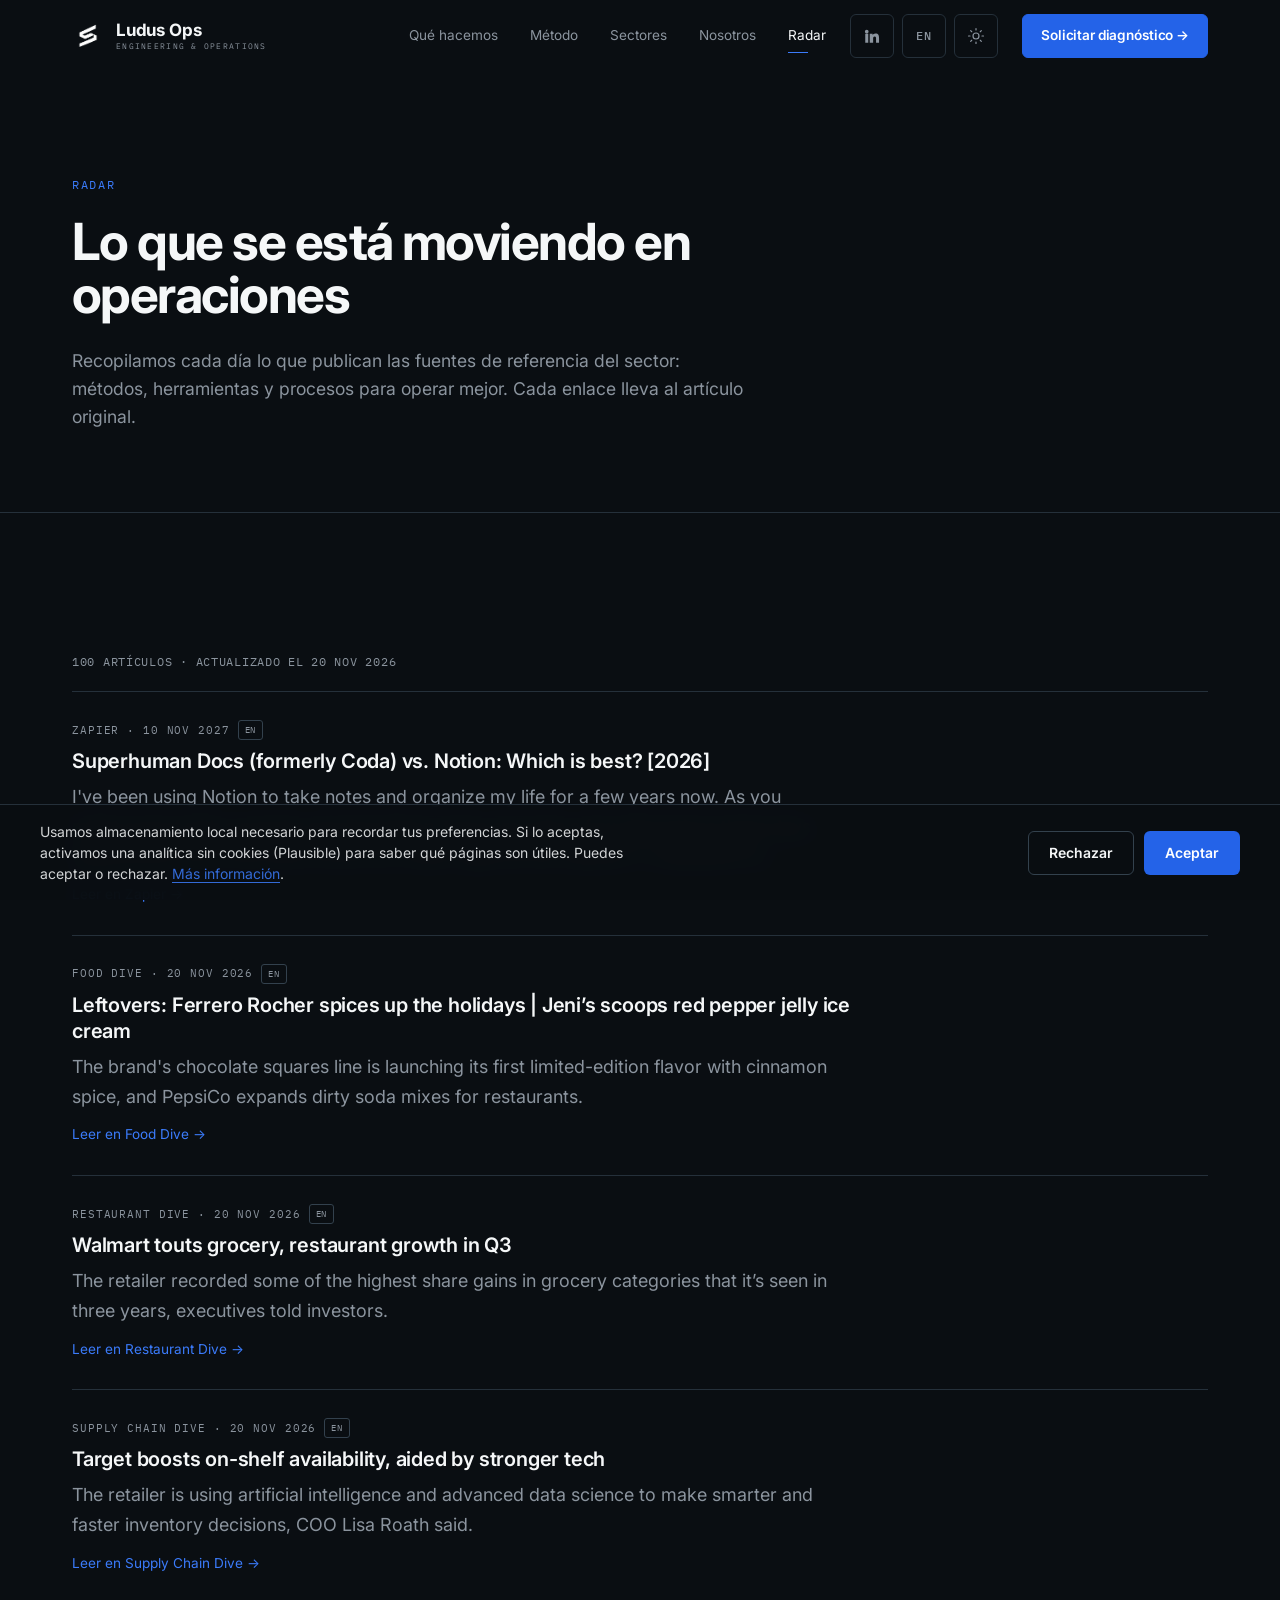
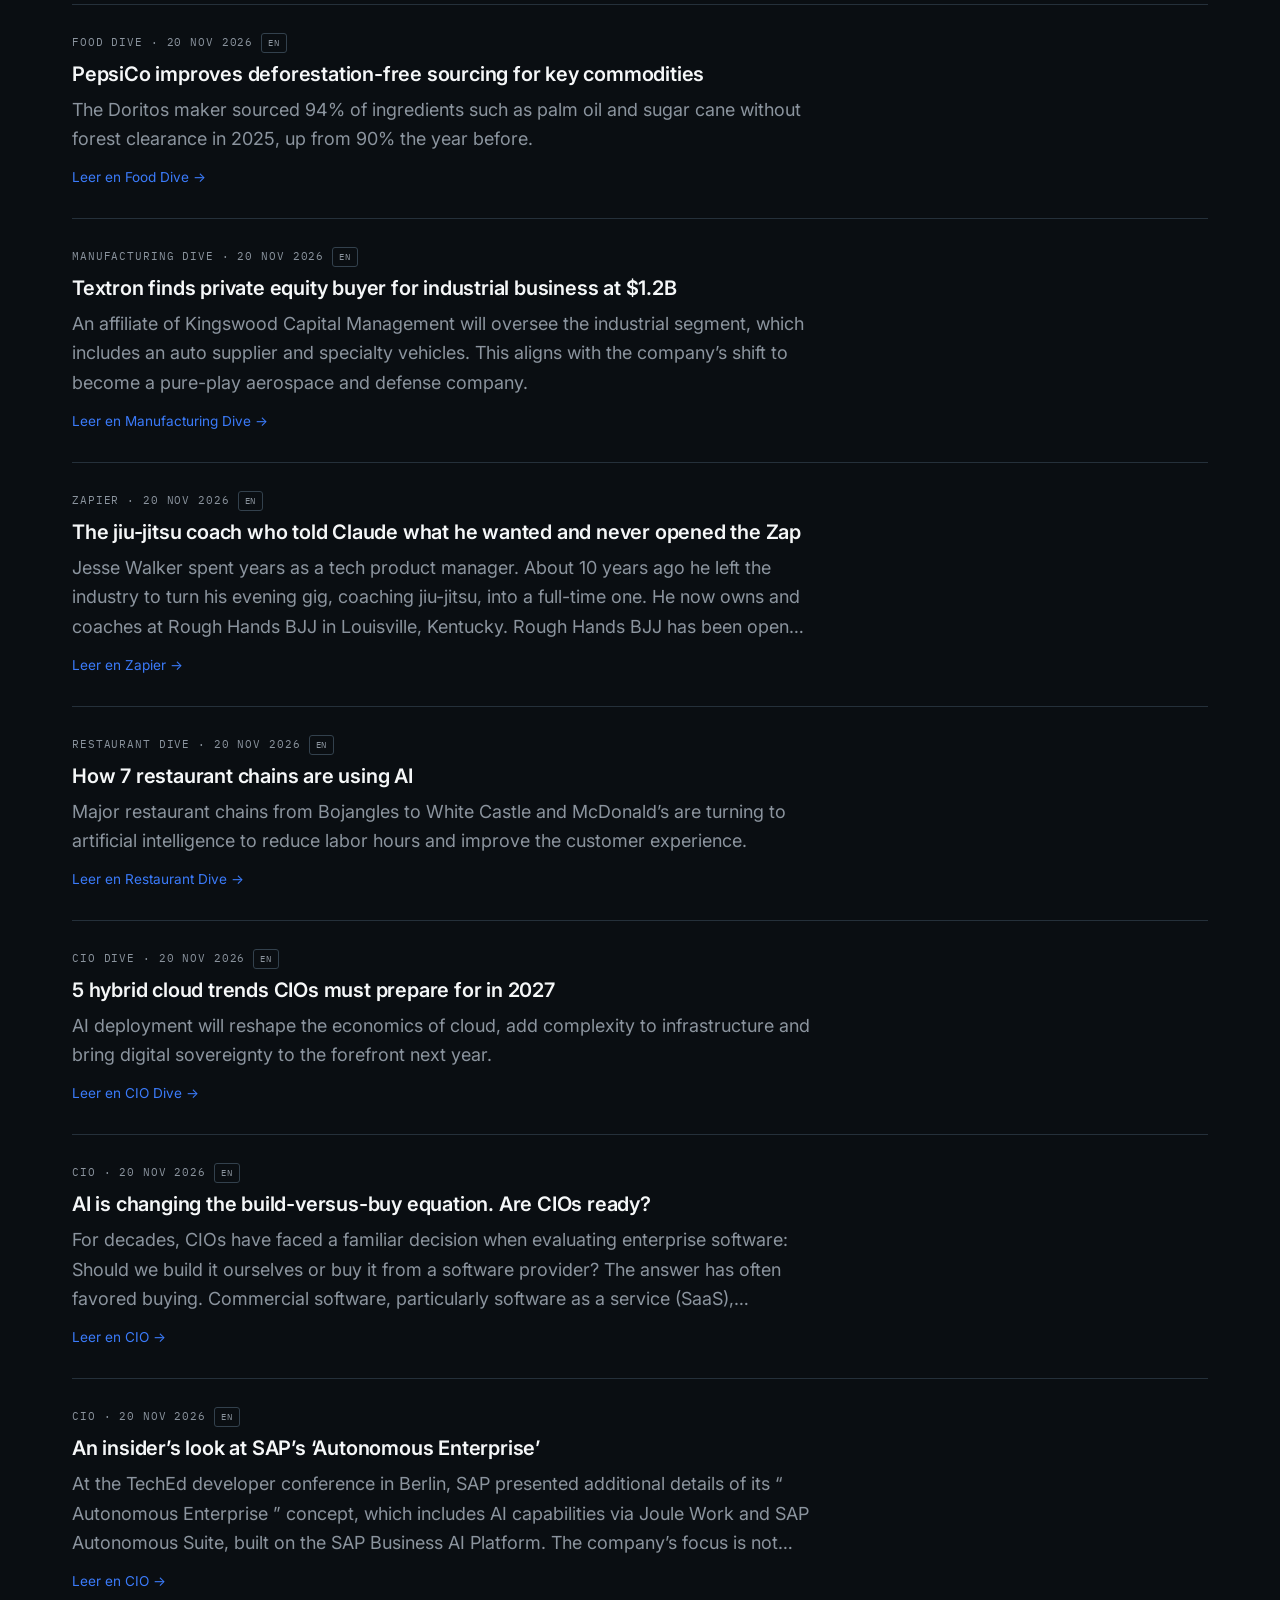
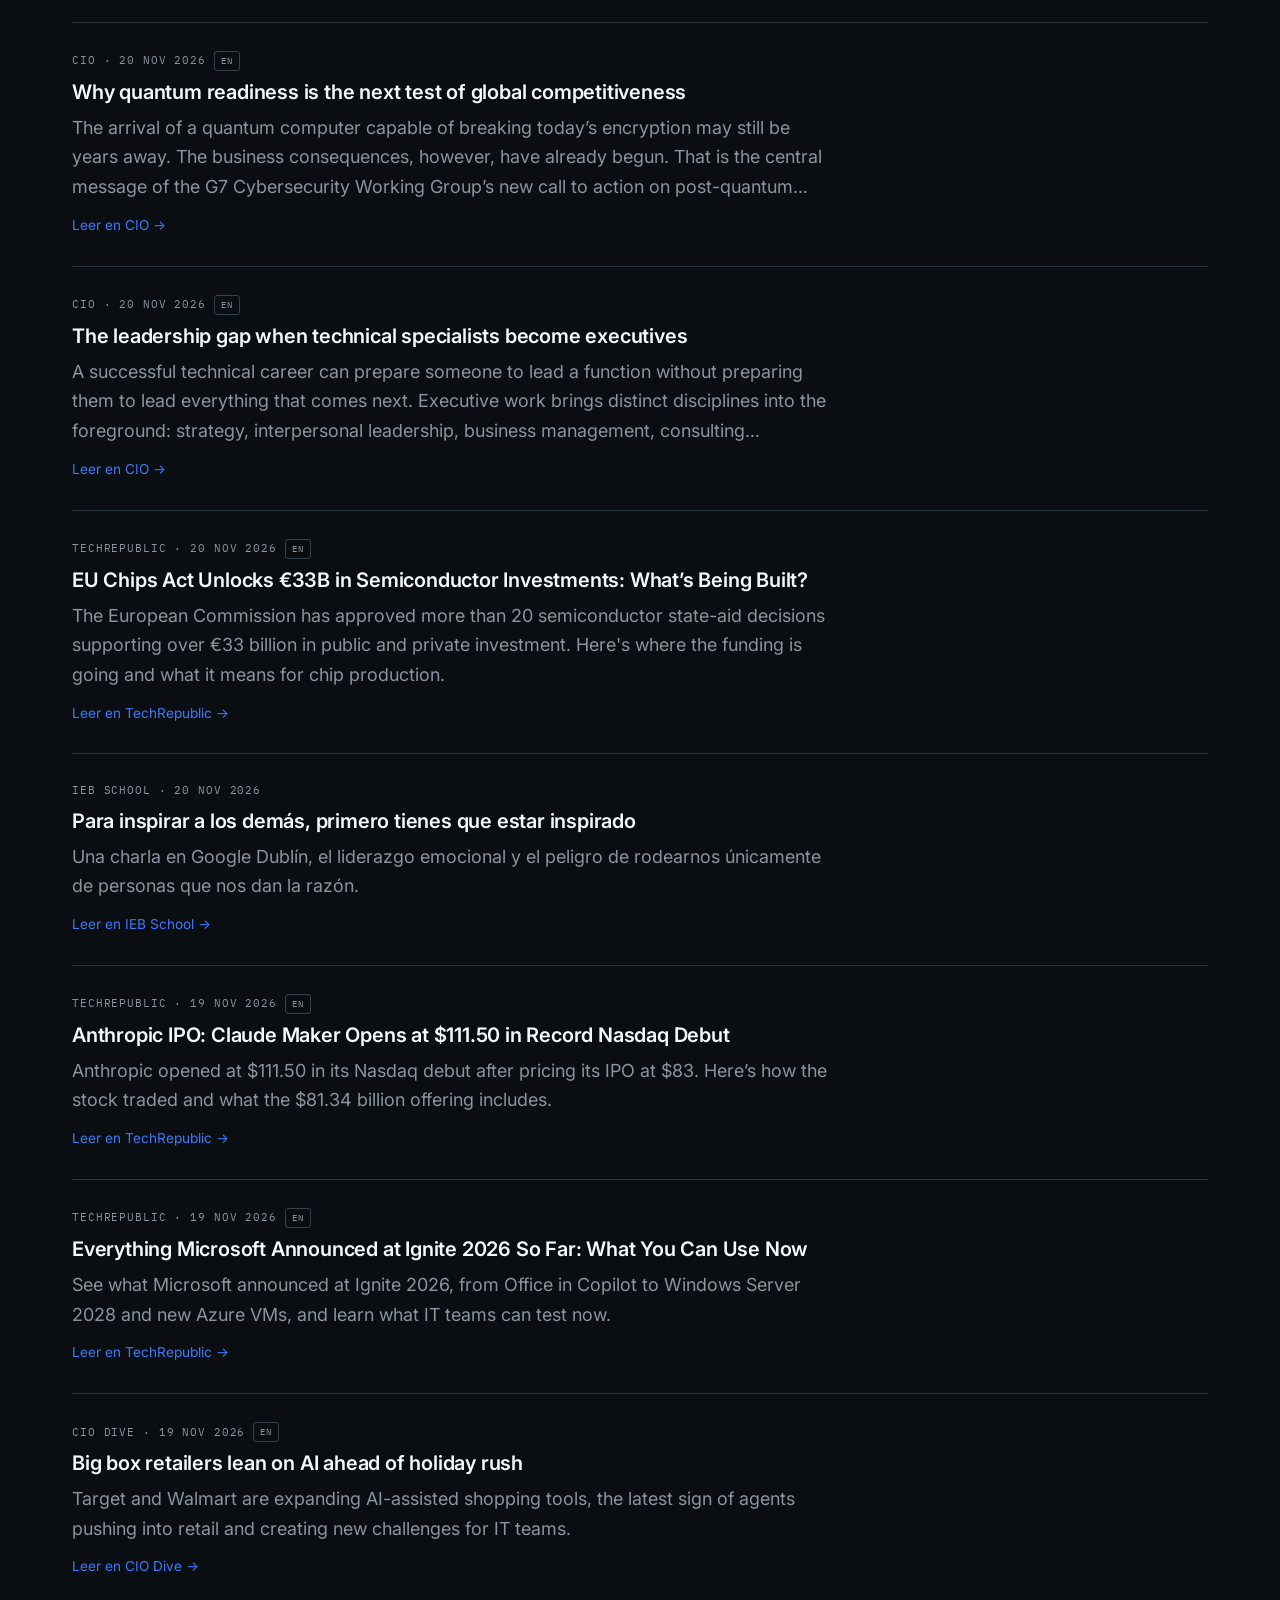
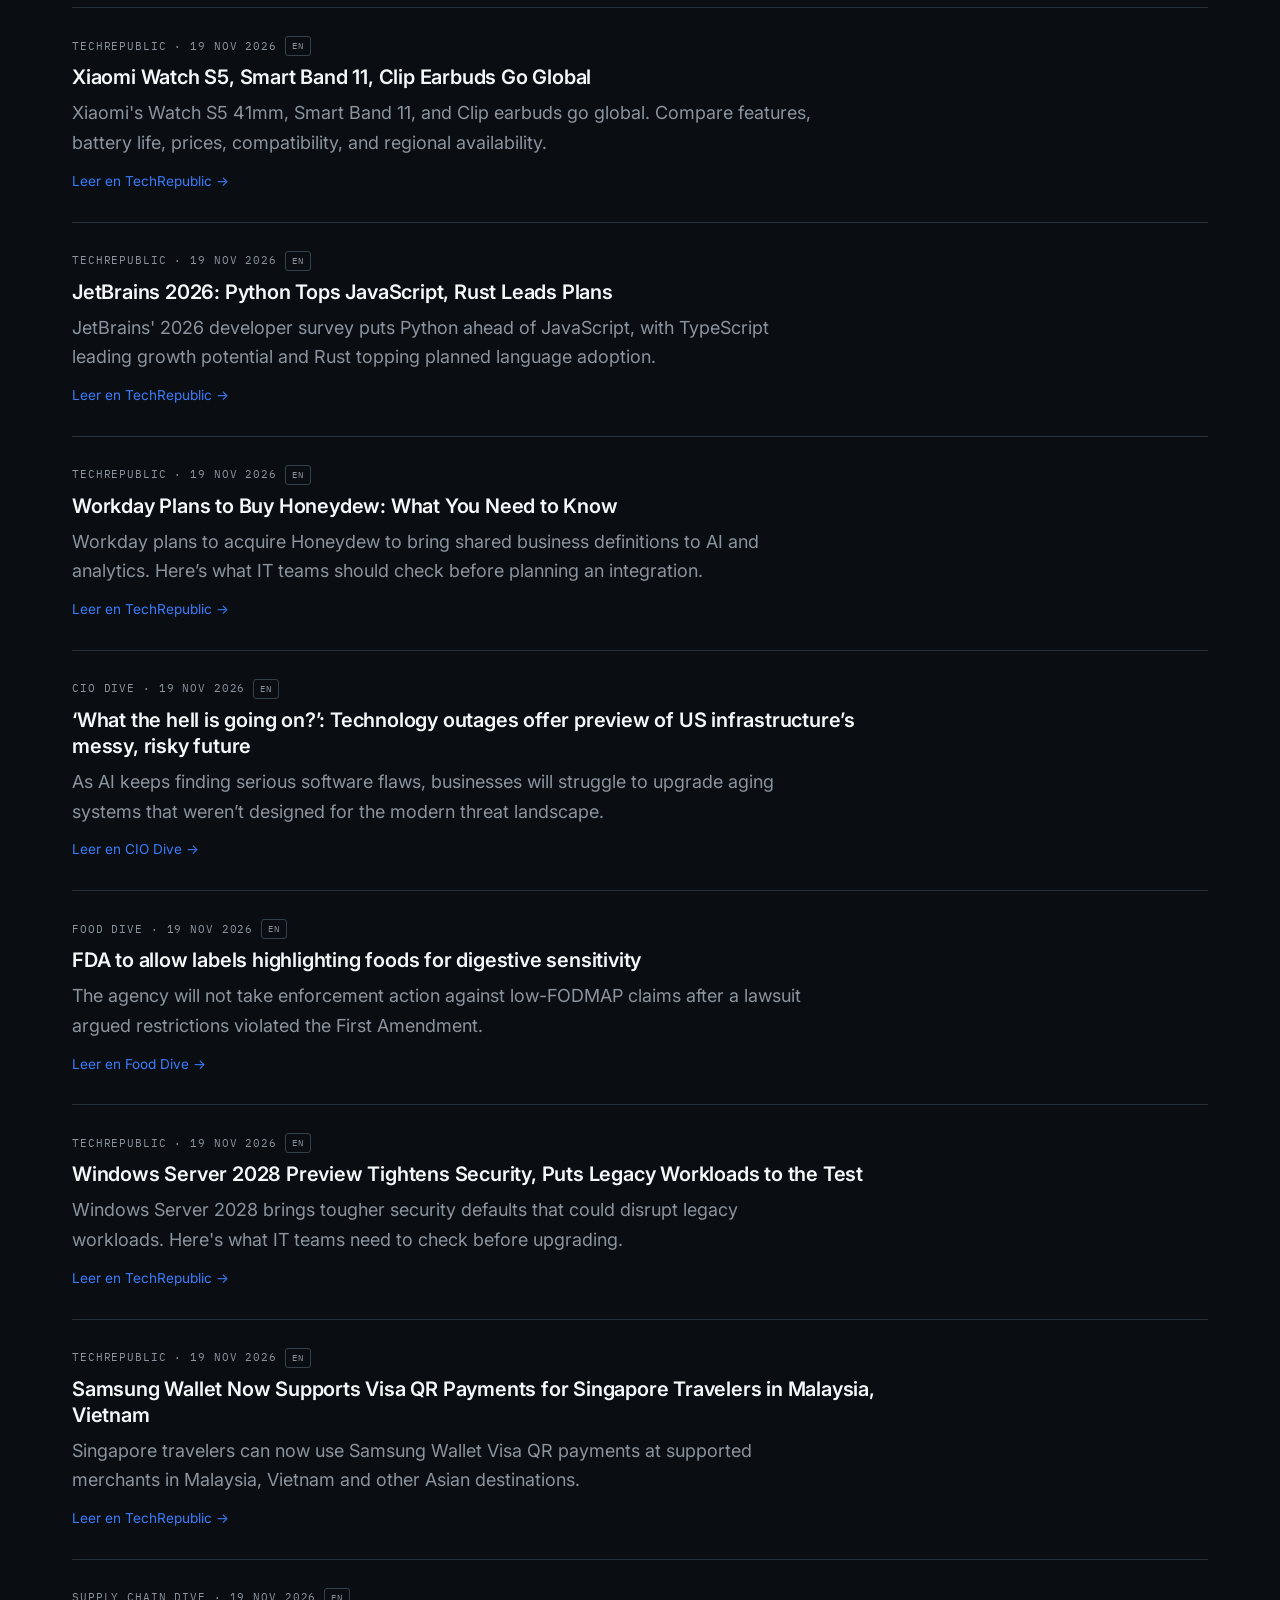
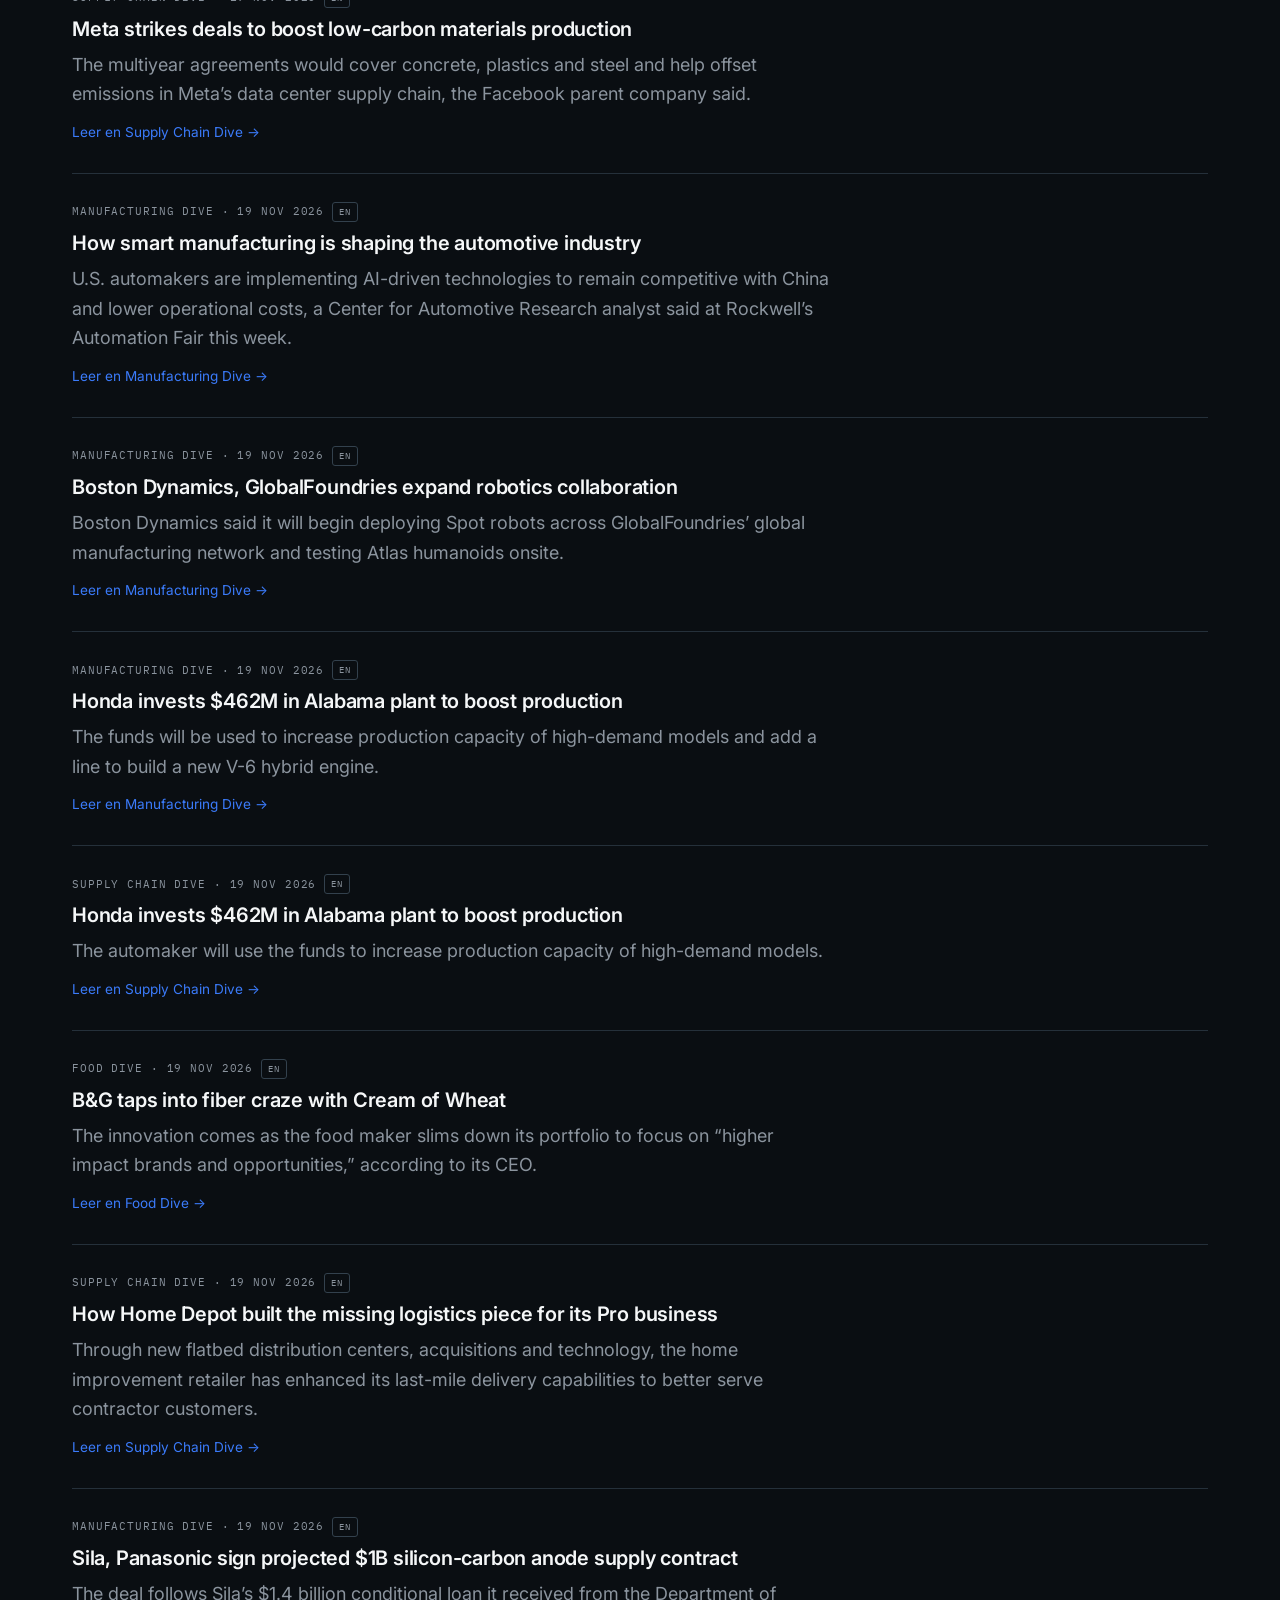
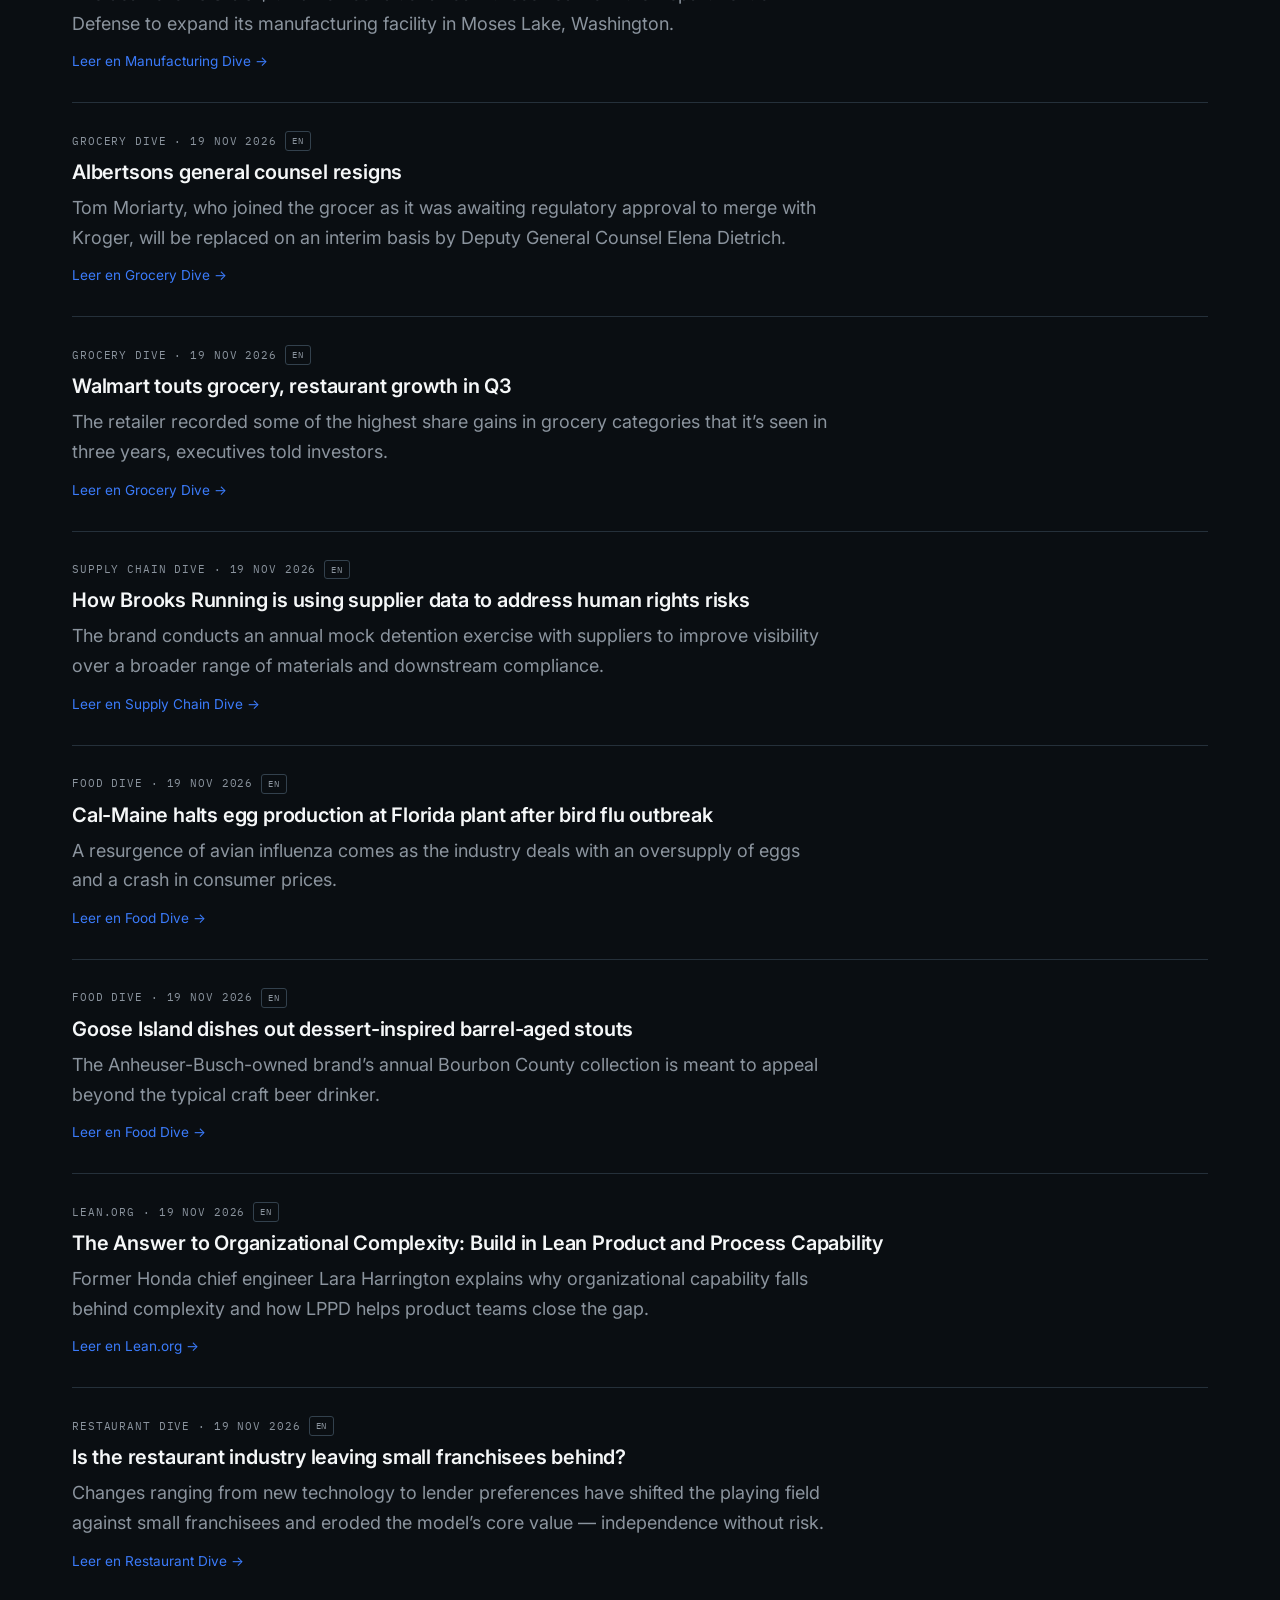
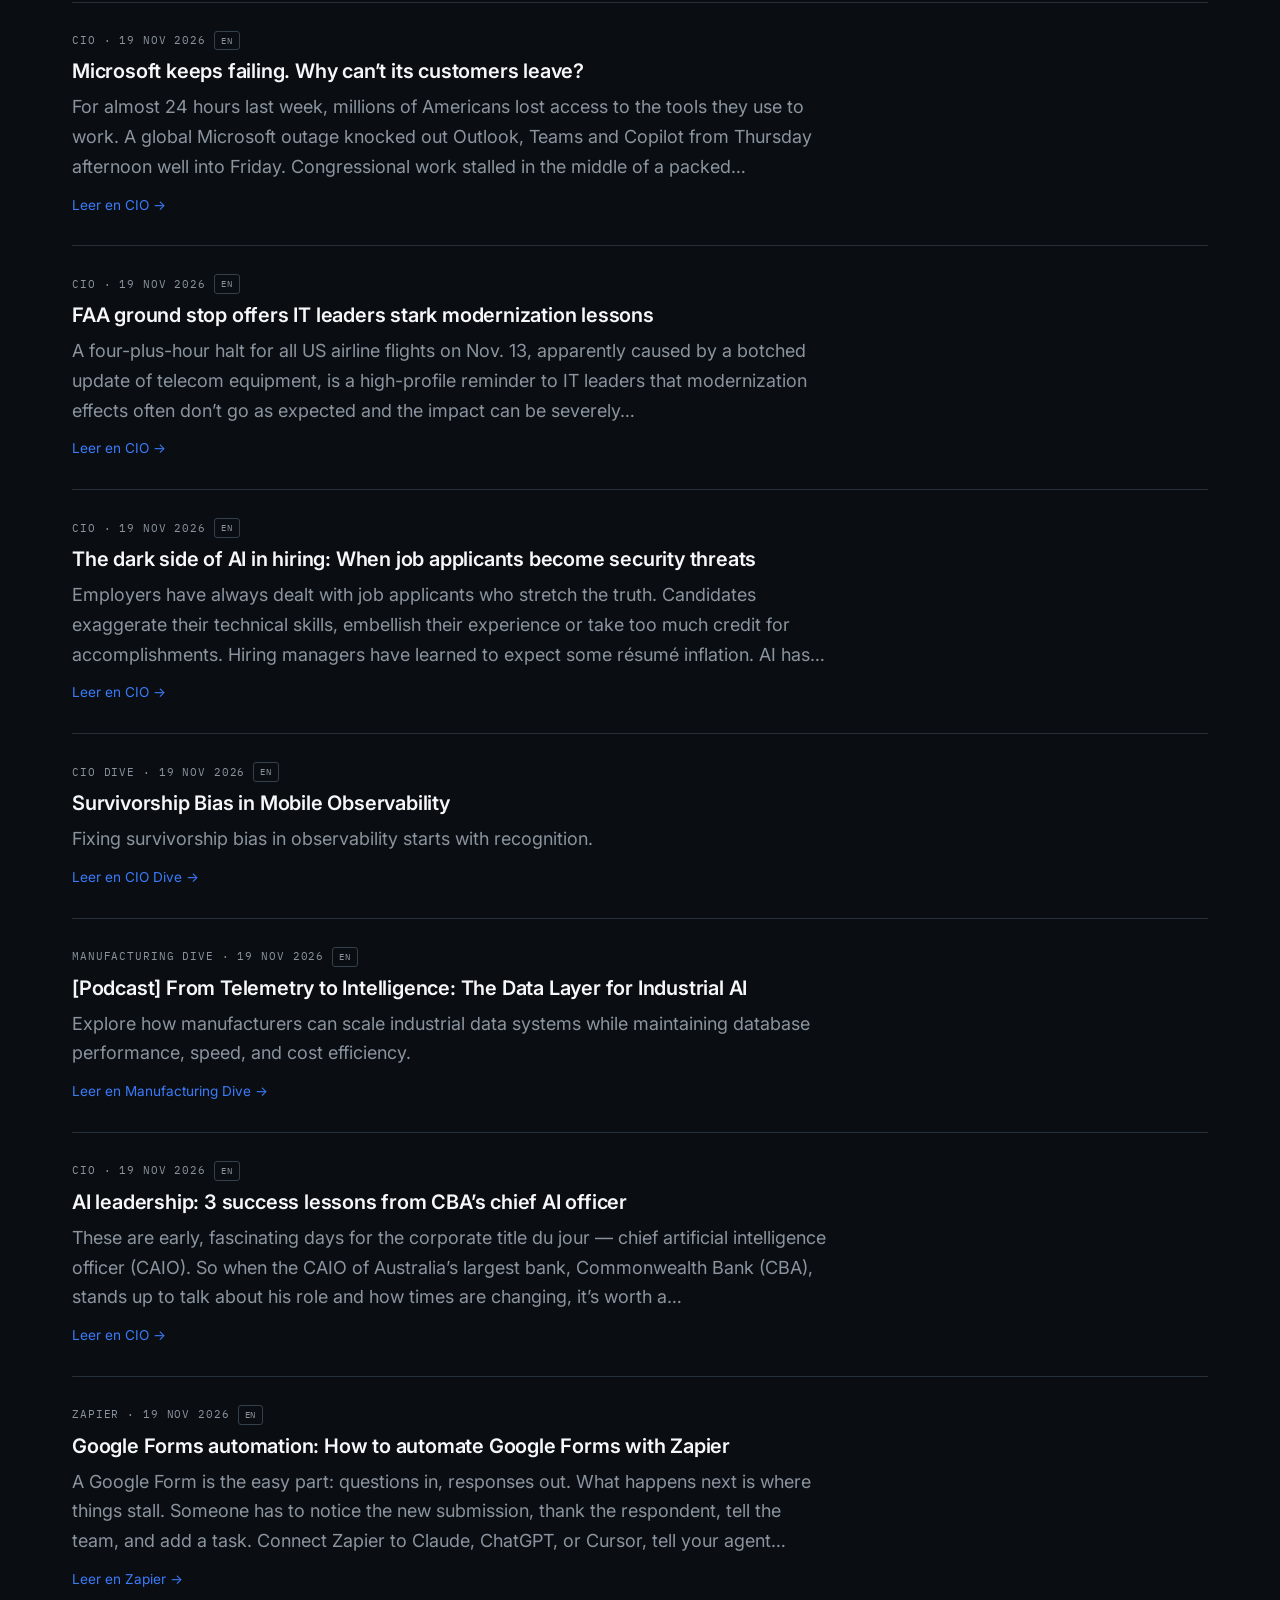
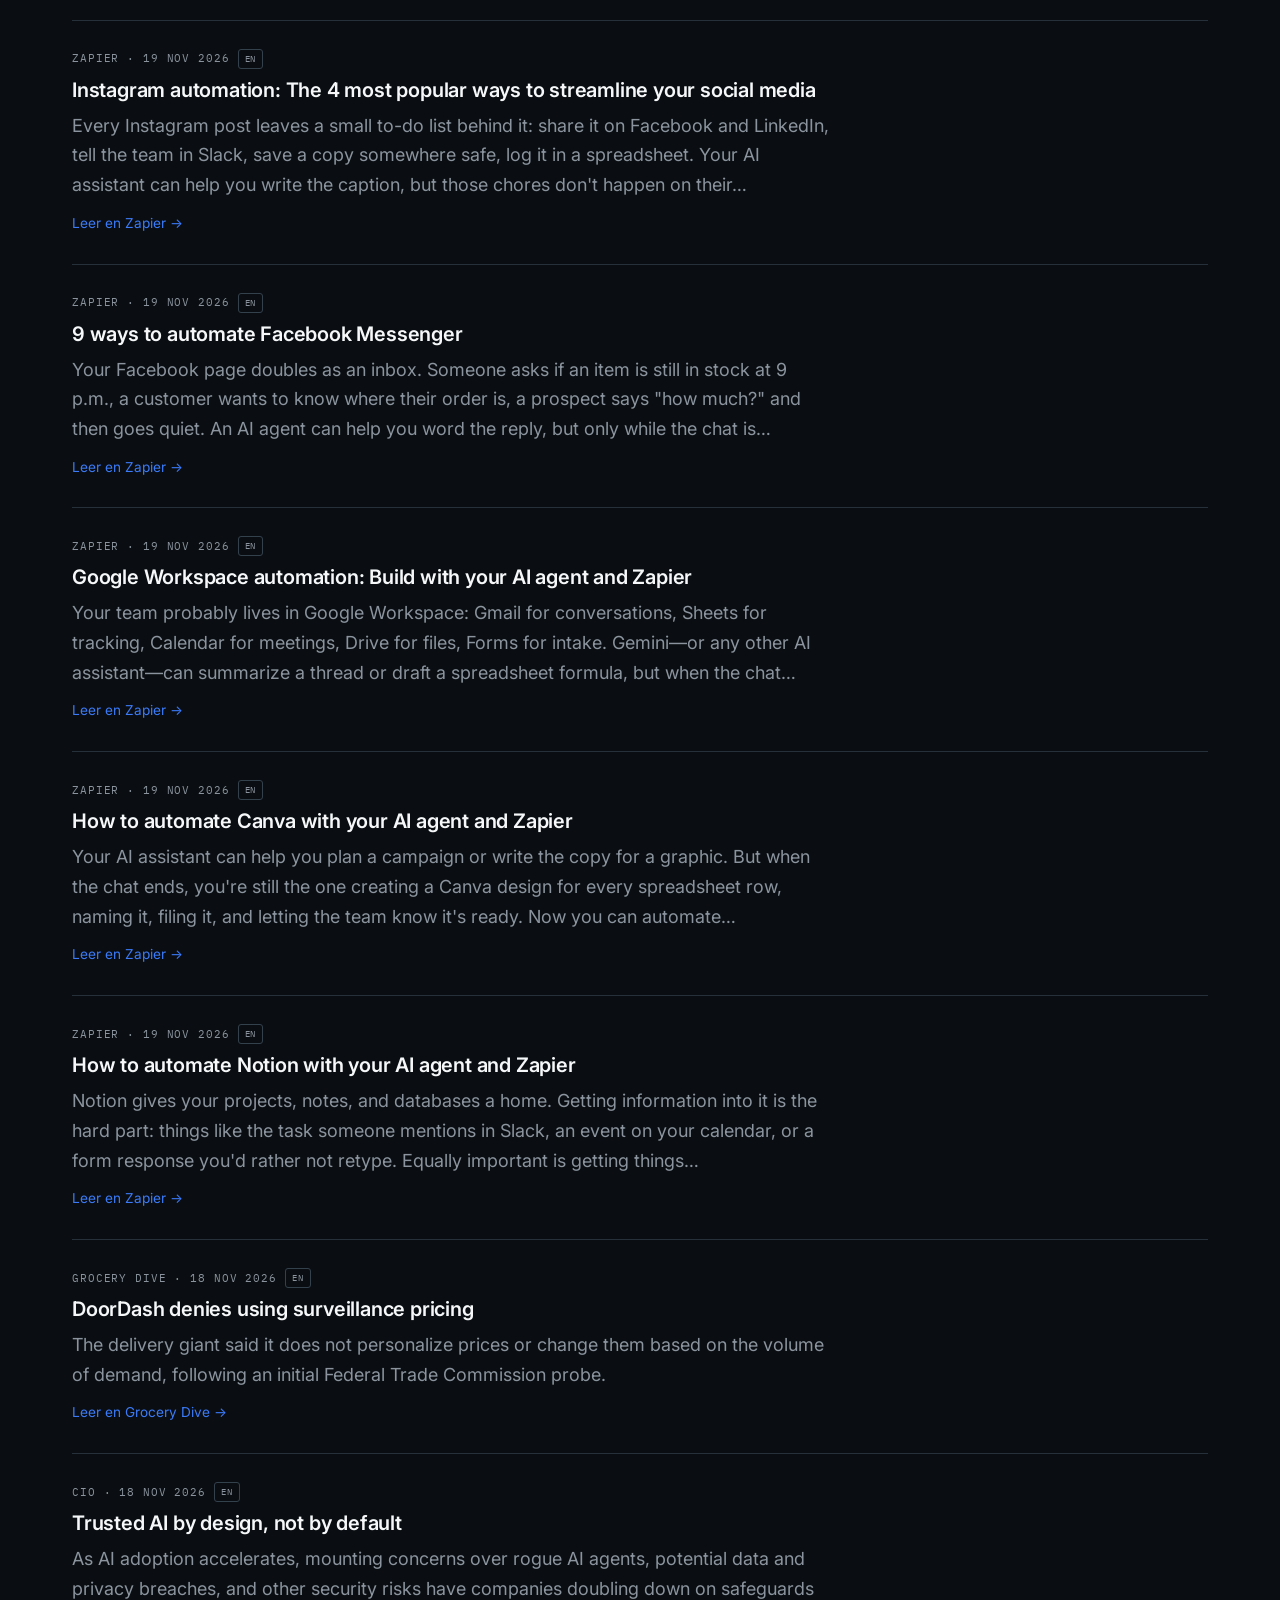
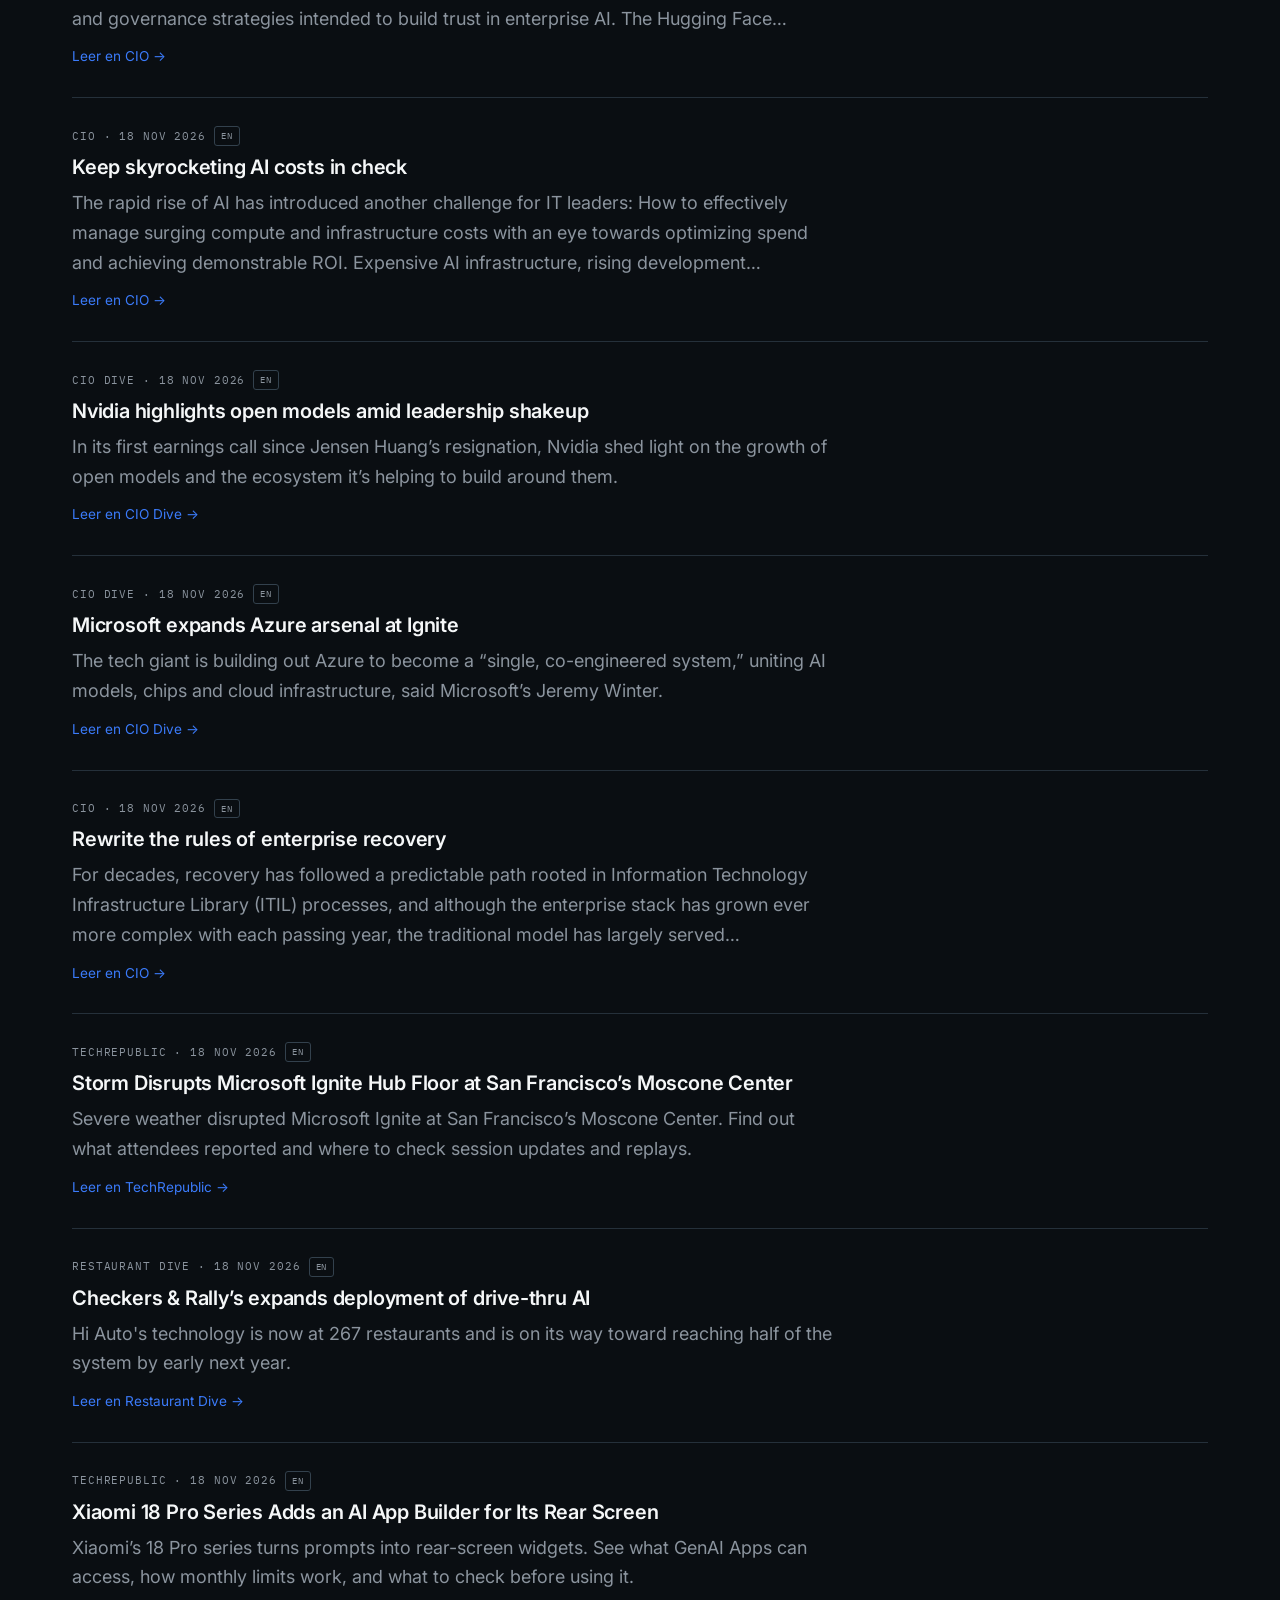
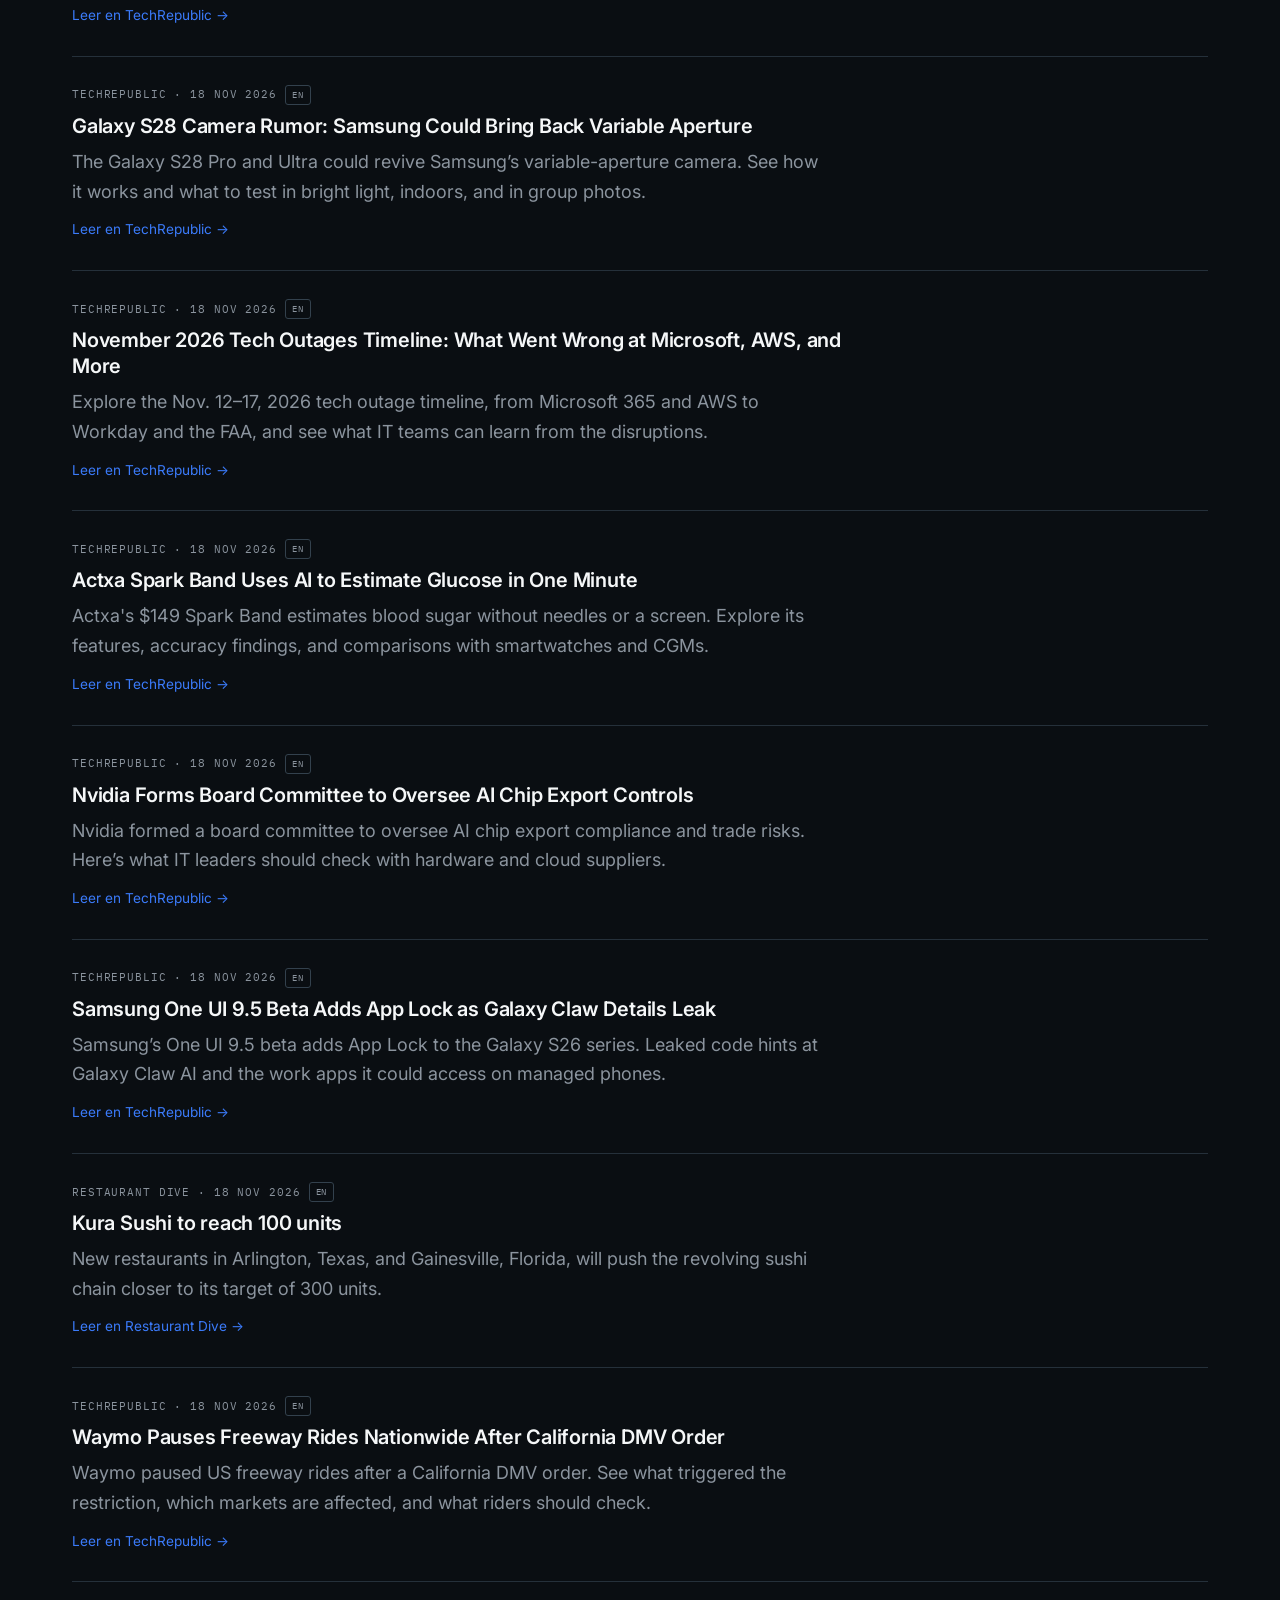
<file: blog.html>
<!DOCTYPE html>
<html lang="es">
<head>
  <meta charset="UTF-8" />
  <meta name="viewport" content="width=device-width, initial-scale=1.0" />

  <title>Radar operativo — Ludus Ops</title>
  <meta name="description" content="Lo que se está moviendo en operaciones: métodos, herramientas y procesos para operar mejor. Selección diaria de las fuentes de referencia del sector." />
  <meta name="robots" content="index, follow" />
  <meta name="theme-color" content="#0A0E12" />

  <meta property="og:type" content="website" />
  <meta property="og:site_name" content="Ludus Ops" />
  <meta property="og:locale" content="es_ES" />
  <meta property="og:title" content="Radar operativo — Ludus Ops" />
  <meta property="og:description" content="Métodos, herramientas y procesos para operar mejor. Selección diaria del sector." />
  <meta property="og:url" content="https://ludusops.com/blog.html" />
  <meta property="og:image" content="assets/og-image.svg" />
  <meta name="twitter:card" content="summary_large_image" />
  <meta name="twitter:title" content="Radar operativo — Ludus Ops" />
  <meta name="twitter:description" content="Métodos, herramientas y procesos para operar mejor. Selección diaria del sector." />
  <meta name="twitter:image" content="assets/og-image.svg" />

  <link rel="alternate" hreflang="es" href="https://ludusops.com/blog.html" />
  <link rel="alternate" hreflang="x-default" href="https://ludusops.com/blog.html" />

  <link rel="icon" type="image/svg+xml" href="assets/favicon.svg" />
  <link rel="preconnect" href="https://fonts.googleapis.com" />
  <link rel="preconnect" href="https://fonts.gstatic.com" crossorigin />
  <link href="https://fonts.googleapis.com/css2?family=Inter:wght@400;500;600;700&family=IBM+Plex+Mono:wght@400;500&display=swap" rel="stylesheet" />
  <link rel="stylesheet" href="style.css" />
  <script>(function(){var d=document.documentElement;try{d.setAttribute('data-theme',localStorage.getItem('ludus-theme')==='light'?'light':'dark');if(localStorage.getItem('ludus-lang')==='en'){d.classList.add('i18n-pending');setTimeout(function(){d.classList.remove('i18n-pending');},1500);}}catch(e){d.setAttribute('data-theme','dark');}})();</script>
</head>
<body>
  <a class="skip-link" href="#contenido">Saltar al contenido</a>

  <!-- ============================= NAVBAR ============================= -->
  <header class="nav" id="nav">
    <div class="container nav__inner">
      <a class="logo" href="index.html" aria-label="Ludus Ops — Inicio">
        <img class="logo__mark" src="assets/logo-mark.png" alt="" width="34" height="34" />
        <span class="logo__text">
          <span class="logo__name">Ludus Ops</span>
          <span class="logo__sub">Engineering &amp; Operations</span>
        </span>
      </a>

      <nav class="nav__links" id="navLinks" aria-label="Navegación principal">
        <a href="que-hacemos.html">Qué hacemos</a>
        <a href="que-hacemos.html#metodo">Método</a>
        <a href="sectores.html">Sectores</a>
        <a href="nosotros.html">Nosotros</a>
        <a href="blog.html" class="is-active" aria-current="page">Radar</a>
        <a class="btn btn--primary nav__cta nav__cta--mobile" href="contacto.html">Solicitar diagnóstico →</a>
      </nav>

      <div class="nav__tools">
        <button class="nav__tool" id="langToggle" type="button" lang="en" aria-label="Switch to English">EN</button>
        <button class="nav__tool" id="themeToggle" type="button" aria-label="Activar modo claro">
          <svg class="icon-sun" viewBox="0 0 24 24" width="18" height="18" fill="none" stroke="currentColor" stroke-width="1.6" stroke-linecap="round" aria-hidden="true"><circle cx="12" cy="12" r="4"/><path d="M12 2v2M12 20v2M4.9 4.9l1.4 1.4M17.7 17.7l1.4 1.4M2 12h2M20 12h2M4.9 19.1l1.4-1.4M17.7 6.3l1.4-1.4"/></svg>
          <svg class="icon-moon" viewBox="0 0 24 24" width="18" height="18" fill="none" stroke="currentColor" stroke-width="1.6" stroke-linecap="round" stroke-linejoin="round" aria-hidden="true"><path d="M20 14.5A8 8 0 0 1 9.5 4a8 8 0 1 0 10.5 10.5z"/></svg>
        </button>
      </div>

      <a class="btn btn--primary nav__cta nav__cta--desktop" href="contacto.html">Solicitar diagnóstico →</a>

      <button class="nav__toggle" id="navToggle" type="button" aria-expanded="false" aria-controls="navLinks" aria-label="Abrir menú">
        <span></span><span></span><span></span>
      </button>
    </div>
  </header>

  <main id="contenido">
    <section class="page-hero">
      <div class="container">
        <p class="eyebrow">RADAR</p>
        <h1 class="page-hero__title">Lo que se está moviendo en operaciones</h1>
        <p class="page-hero__text">Recopilamos cada día lo que publican las fuentes de referencia del sector: métodos, herramientas y procesos para operar mejor. Cada enlace lleva al artículo original.</p>
      </div>
    </section>

    <section class="section">
      <div class="container">
        <p class="radar__note">100 artículos · actualizado el 20 nov 2026</p>
        <div class="radar">
          <article class="radar__item">
            <p class="radar__meta">Zapier · 10 nov 2027 <span class="radar__lang">EN</span></p>
            <h2 class="radar__title"><a href="https://zapier.com/blog/coda-vs-notion" target="_blank" rel="noopener nofollow">Superhuman Docs (formerly Coda) vs. Notion: Which is best? [2026]</a></h2>
            <p class="radar__excerpt">I've been using Notion to take notes and organize my life for a few years now. As you might expect with a popular app like Notion, there are quite a few alternatives these days. Superhuman Docs (formerly known as Coda) might be the clearest 1:1 substitute for…</p>
            <p class="radar__link"><a href="https://zapier.com/blog/coda-vs-notion" target="_blank" rel="noopener nofollow">Leer en Zapier →</a></p>
          </article>
          <article class="radar__item">
            <p class="radar__meta">Food Dive · 20 nov 2026 <span class="radar__lang">EN</span></p>
            <h2 class="radar__title"><a href="https://www.fooddive.com/news/ferrero-rocher-squares-spice-jenis-red-pepper-jelly-pepsi-drips-syrups/875307/" target="_blank" rel="noopener nofollow">Leftovers: Ferrero Rocher spices up the holidays | Jeni’s scoops red pepper jelly ice cream</a></h2>
            <p class="radar__excerpt">The brand's chocolate squares line is launching its first limited-edition flavor with cinnamon spice, and PepsiCo expands dirty soda mixes for restaurants.</p>
            <p class="radar__link"><a href="https://www.fooddive.com/news/ferrero-rocher-squares-spice-jenis-red-pepper-jelly-pepsi-drips-syrups/875307/" target="_blank" rel="noopener nofollow">Leer en Food Dive →</a></p>
          </article>
          <article class="radar__item">
            <p class="radar__meta">Restaurant Dive · 20 nov 2026 <span class="radar__lang">EN</span></p>
            <h2 class="radar__title"><a href="https://www.restaurantdive.com/news/walmart-q3-earnings-fiscal-2027-grocery-restaurants/875184/" target="_blank" rel="noopener nofollow">Walmart touts grocery, restaurant growth in Q3</a></h2>
            <p class="radar__excerpt">The retailer recorded some of the highest share gains in grocery categories that it’s seen in three years, executives told investors.</p>
            <p class="radar__link"><a href="https://www.restaurantdive.com/news/walmart-q3-earnings-fiscal-2027-grocery-restaurants/875184/" target="_blank" rel="noopener nofollow">Leer en Restaurant Dive →</a></p>
          </article>
          <article class="radar__item">
            <p class="radar__meta">Supply Chain Dive · 20 nov 2026 <span class="radar__lang">EN</span></p>
            <h2 class="radar__title"><a href="https://www.supplychaindive.com/news/target-boosts-on-shelf-availability-aided-by-stronger-tech/875117/" target="_blank" rel="noopener nofollow">Target boosts on-shelf availability, aided by stronger tech</a></h2>
            <p class="radar__excerpt">The retailer is using artificial intelligence and advanced data science to make smarter and faster inventory decisions, COO Lisa Roath said.</p>
            <p class="radar__link"><a href="https://www.supplychaindive.com/news/target-boosts-on-shelf-availability-aided-by-stronger-tech/875117/" target="_blank" rel="noopener nofollow">Leer en Supply Chain Dive →</a></p>
          </article>
          <article class="radar__item">
            <p class="radar__meta">Food Dive · 20 nov 2026 <span class="radar__lang">EN</span></p>
            <h2 class="radar__title"><a href="https://www.fooddive.com/news/pepsico-improves-deforestation-free-sourcing-for-key-commodities/875130/" target="_blank" rel="noopener nofollow">PepsiCo improves deforestation-free sourcing for key commodities</a></h2>
            <p class="radar__excerpt">The Doritos maker sourced 94% of ingredients such as palm oil and sugar cane without forest clearance in 2025, up from 90% the year before.</p>
            <p class="radar__link"><a href="https://www.fooddive.com/news/pepsico-improves-deforestation-free-sourcing-for-key-commodities/875130/" target="_blank" rel="noopener nofollow">Leer en Food Dive →</a></p>
          </article>
          <article class="radar__item">
            <p class="radar__meta">Manufacturing Dive · 20 nov 2026 <span class="radar__lang">EN</span></p>
            <h2 class="radar__title"><a href="https://www.manufacturingdive.com/news/textron-selling-specialized-vehicles-kautex-kingswood-capital-management/875269/" target="_blank" rel="noopener nofollow">Textron finds private equity buyer for industrial business at $1.2B</a></h2>
            <p class="radar__excerpt">An affiliate of Kingswood Capital Management will oversee the industrial segment, which includes an auto supplier and specialty vehicles. This aligns with the company’s shift to become a pure-play aerospace and defense company.</p>
            <p class="radar__link"><a href="https://www.manufacturingdive.com/news/textron-selling-specialized-vehicles-kautex-kingswood-capital-management/875269/" target="_blank" rel="noopener nofollow">Leer en Manufacturing Dive →</a></p>
          </article>
          <article class="radar__item">
            <p class="radar__meta">Zapier · 20 nov 2026 <span class="radar__lang">EN</span></p>
            <h2 class="radar__title"><a href="https://zapier.com/blog/rough-hands-bjj-next-gen-zaps" target="_blank" rel="noopener nofollow">The jiu-jitsu coach who told Claude what he wanted and never opened the Zap</a></h2>
            <p class="radar__excerpt">Jesse Walker spent years as a tech product manager. About 10 years ago he left the industry to turn his evening gig, coaching jiu-jitsu, into a full-time one. He now owns and coaches at Rough Hands BJJ in Louisville, Kentucky. Rough Hands BJJ has been open…</p>
            <p class="radar__link"><a href="https://zapier.com/blog/rough-hands-bjj-next-gen-zaps" target="_blank" rel="noopener nofollow">Leer en Zapier →</a></p>
          </article>
          <article class="radar__item">
            <p class="radar__meta">Restaurant Dive · 20 nov 2026 <span class="radar__lang">EN</span></p>
            <h2 class="radar__title"><a href="https://www.restaurantdive.com/news/7-restaurant-chains-deploy-artificial-intelligence/875198/" target="_blank" rel="noopener nofollow">How 7 restaurant chains are using AI</a></h2>
            <p class="radar__excerpt">Major restaurant chains from Bojangles to White Castle and McDonald’s are turning to artificial intelligence to reduce labor hours and improve the customer experience.</p>
            <p class="radar__link"><a href="https://www.restaurantdive.com/news/7-restaurant-chains-deploy-artificial-intelligence/875198/" target="_blank" rel="noopener nofollow">Leer en Restaurant Dive →</a></p>
          </article>
          <article class="radar__item">
            <p class="radar__meta">CIO Dive · 20 nov 2026 <span class="radar__lang">EN</span></p>
            <h2 class="radar__title"><a href="https://www.ciodive.com/news/hybrid-cloud-trends-2027-CIO/875219/" target="_blank" rel="noopener nofollow">5 hybrid cloud trends CIOs must prepare for in 2027</a></h2>
            <p class="radar__excerpt">AI deployment will reshape the economics of cloud, add complexity to infrastructure and bring digital sovereignty to the forefront next year.</p>
            <p class="radar__link"><a href="https://www.ciodive.com/news/hybrid-cloud-trends-2027-CIO/875219/" target="_blank" rel="noopener nofollow">Leer en CIO Dive →</a></p>
          </article>
          <article class="radar__item">
            <p class="radar__meta">CIO · 20 nov 2026 <span class="radar__lang">EN</span></p>
            <h2 class="radar__title"><a href="https://www.cio.com/article/4250943/ai-is-changing-the-build-versus-buy-equation-are-cios-ready.html" target="_blank" rel="noopener nofollow">AI is changing the build-versus-buy equation. Are CIOs ready?</a></h2>
            <p class="radar__excerpt">For decades, CIOs have faced a familiar decision when evaluating enterprise software: Should we build it ourselves or buy it from a software provider? The answer has often favored buying. Commercial software, particularly software as a service (SaaS),…</p>
            <p class="radar__link"><a href="https://www.cio.com/article/4250943/ai-is-changing-the-build-versus-buy-equation-are-cios-ready.html" target="_blank" rel="noopener nofollow">Leer en CIO →</a></p>
          </article>
          <article class="radar__item">
            <p class="radar__meta">CIO · 20 nov 2026 <span class="radar__lang">EN</span></p>
            <h2 class="radar__title"><a href="https://www.cio.com/article/4249833/sap-caio-we-need-to-be-more-precise-in-managing-the-use-of-ai.html" target="_blank" rel="noopener nofollow">An insider’s look at SAP’s ‘Autonomous Enterprise’</a></h2>
            <p class="radar__excerpt">At the TechEd developer conference in Berlin, SAP presented additional details of its “ Autonomous Enterprise ” concept, which includes AI capabilities via Joule Work and SAP Autonomous Suite, built on the SAP Business AI Platform. The company’s focus is not…</p>
            <p class="radar__link"><a href="https://www.cio.com/article/4249833/sap-caio-we-need-to-be-more-precise-in-managing-the-use-of-ai.html" target="_blank" rel="noopener nofollow">Leer en CIO →</a></p>
          </article>
          <article class="radar__item">
            <p class="radar__meta">CIO · 20 nov 2026 <span class="radar__lang">EN</span></p>
            <h2 class="radar__title"><a href="https://www.cio.com/article/4250932/why-quantum-readiness-is-the-next-test-of-global-competitiveness.html" target="_blank" rel="noopener nofollow">Why quantum readiness is the next test of global competitiveness</a></h2>
            <p class="radar__excerpt">The arrival of a quantum computer capable of breaking today’s encryption may still be years away. The business consequences, however, have already begun. That is the central message of the G7 Cybersecurity Working Group’s new call to action on post-quantum…</p>
            <p class="radar__link"><a href="https://www.cio.com/article/4250932/why-quantum-readiness-is-the-next-test-of-global-competitiveness.html" target="_blank" rel="noopener nofollow">Leer en CIO →</a></p>
          </article>
          <article class="radar__item">
            <p class="radar__meta">CIO · 20 nov 2026 <span class="radar__lang">EN</span></p>
            <h2 class="radar__title"><a href="https://www.cio.com/article/4250886/the-leadership-gap-when-technical-specialists-become-executives.html" target="_blank" rel="noopener nofollow">The leadership gap when technical specialists become executives</a></h2>
            <p class="radar__excerpt">A successful technical career can prepare someone to lead a function without preparing them to lead everything that comes next. Executive work brings distinct disciplines into the foreground: strategy, interpersonal leadership, business management, consulting…</p>
            <p class="radar__link"><a href="https://www.cio.com/article/4250886/the-leadership-gap-when-technical-specialists-become-executives.html" target="_blank" rel="noopener nofollow">Leer en CIO →</a></p>
          </article>
          <article class="radar__item">
            <p class="radar__meta">TechRepublic · 20 nov 2026 <span class="radar__lang">EN</span></p>
            <h2 class="radar__title"><a href="https://www.techrepublic.com/article/news-eu-chips-act-33-billion-semiconductor-investments-emea/" target="_blank" rel="noopener nofollow">EU Chips Act Unlocks €33B in Semiconductor Investments: What’s Being Built?</a></h2>
            <p class="radar__excerpt">The European Commission has approved more than 20 semiconductor state-aid decisions supporting over €33 billion in public and private investment. Here's where the funding is going and what it means for chip production.</p>
            <p class="radar__link"><a href="https://www.techrepublic.com/article/news-eu-chips-act-33-billion-semiconductor-investments-emea/" target="_blank" rel="noopener nofollow">Leer en TechRepublic →</a></p>
          </article>
          <article class="radar__item">
            <p class="radar__meta">IEB School · 20 nov 2026</p>
            <h2 class="radar__title"><a href="https://www.iebschool.com/hub/para-inspirar-primero-tienes-que-estar-inspirado/" target="_blank" rel="noopener nofollow">Para inspirar a los demás, primero tienes que estar inspirado</a></h2>
            <p class="radar__excerpt">Una charla en Google Dublín, el liderazgo emocional y el peligro de rodearnos únicamente de personas que nos dan la razón.</p>
            <p class="radar__link"><a href="https://www.iebschool.com/hub/para-inspirar-primero-tienes-que-estar-inspirado/" target="_blank" rel="noopener nofollow">Leer en IEB School →</a></p>
          </article>
          <article class="radar__item">
            <p class="radar__meta">TechRepublic · 19 nov 2026 <span class="radar__lang">EN</span></p>
            <h2 class="radar__title"><a href="https://www.techrepublic.com/article/news-anthropic-ipo-nasdaq-trading-debut/" target="_blank" rel="noopener nofollow">Anthropic IPO: Claude Maker Opens at $111.50 in Record Nasdaq Debut</a></h2>
            <p class="radar__excerpt">Anthropic opened at $111.50 in its Nasdaq debut after pricing its IPO at $83. Here’s how the stock traded and what the $81.34 billion offering includes.</p>
            <p class="radar__link"><a href="https://www.techrepublic.com/article/news-anthropic-ipo-nasdaq-trading-debut/" target="_blank" rel="noopener nofollow">Leer en TechRepublic →</a></p>
          </article>
          <article class="radar__item">
            <p class="radar__meta">TechRepublic · 19 nov 2026 <span class="radar__lang">EN</span></p>
            <h2 class="radar__title"><a href="https://www.techrepublic.com/article/news-microsoft-ignite-2026-announcements/" target="_blank" rel="noopener nofollow">Everything Microsoft Announced at Ignite 2026 So Far: What You Can Use Now</a></h2>
            <p class="radar__excerpt">See what Microsoft announced at Ignite 2026, from Office in Copilot to Windows Server 2028 and new Azure VMs, and learn what IT teams can test now.</p>
            <p class="radar__link"><a href="https://www.techrepublic.com/article/news-microsoft-ignite-2026-announcements/" target="_blank" rel="noopener nofollow">Leer en TechRepublic →</a></p>
          </article>
          <article class="radar__item">
            <p class="radar__meta">CIO Dive · 19 nov 2026 <span class="radar__lang">EN</span></p>
            <h2 class="radar__title"><a href="https://www.ciodive.com/news/target-walmart-AI-shopping-agents/875264/" target="_blank" rel="noopener nofollow">Big box retailers lean on AI ahead of holiday rush</a></h2>
            <p class="radar__excerpt">Target and Walmart are expanding AI-assisted shopping tools, the latest sign of agents pushing into retail and creating new challenges for IT teams.</p>
            <p class="radar__link"><a href="https://www.ciodive.com/news/target-walmart-AI-shopping-agents/875264/" target="_blank" rel="noopener nofollow">Leer en CIO Dive →</a></p>
          </article>
          <article class="radar__item">
            <p class="radar__meta">TechRepublic · 19 nov 2026 <span class="radar__lang">EN</span></p>
            <h2 class="radar__title"><a href="https://www.techrepublic.com/article/news-xiaomi-watch-s5-smart-band-11-clip-global/" target="_blank" rel="noopener nofollow">Xiaomi Watch S5, Smart Band 11, Clip Earbuds Go Global</a></h2>
            <p class="radar__excerpt">Xiaomi's Watch S5 41mm, Smart Band 11, and Clip earbuds go global. Compare features, battery life, prices, compatibility, and regional availability.</p>
            <p class="radar__link"><a href="https://www.techrepublic.com/article/news-xiaomi-watch-s5-smart-band-11-clip-global/" target="_blank" rel="noopener nofollow">Leer en TechRepublic →</a></p>
          </article>
          <article class="radar__item">
            <p class="radar__meta">TechRepublic · 19 nov 2026 <span class="radar__lang">EN</span></p>
            <h2 class="radar__title"><a href="https://www.techrepublic.com/article/news-jetbrains-2026-python-javascript-rust-survey/" target="_blank" rel="noopener nofollow">JetBrains 2026: Python Tops JavaScript, Rust Leads Plans</a></h2>
            <p class="radar__excerpt">JetBrains' 2026 developer survey puts Python ahead of JavaScript, with TypeScript leading growth potential and Rust topping planned language adoption.</p>
            <p class="radar__link"><a href="https://www.techrepublic.com/article/news-jetbrains-2026-python-javascript-rust-survey/" target="_blank" rel="noopener nofollow">Leer en TechRepublic →</a></p>
          </article>
          <article class="radar__item">
            <p class="radar__meta">TechRepublic · 19 nov 2026 <span class="radar__lang">EN</span></p>
            <h2 class="radar__title"><a href="https://www.techrepublic.com/article/news-workday-honeydew-acquisition-ai-data/" target="_blank" rel="noopener nofollow">Workday Plans to Buy Honeydew: What You Need to Know</a></h2>
            <p class="radar__excerpt">Workday plans to acquire Honeydew to bring shared business definitions to AI and analytics. Here’s what IT teams should check before planning an integration.</p>
            <p class="radar__link"><a href="https://www.techrepublic.com/article/news-workday-honeydew-acquisition-ai-data/" target="_blank" rel="noopener nofollow">Leer en TechRepublic →</a></p>
          </article>
          <article class="radar__item">
            <p class="radar__meta">CIO Dive · 19 nov 2026 <span class="radar__lang">EN</span></p>
            <h2 class="radar__title"><a href="https://www.ciodive.com/news/technology-outages-cyberattacks-ai-house-hearing/875244/" target="_blank" rel="noopener nofollow">‘What the hell is going on?’: Technology outages offer preview of US infrastructure’s messy, risky future</a></h2>
            <p class="radar__excerpt">As AI keeps finding serious software flaws, businesses will struggle to upgrade aging systems that weren’t designed for the modern threat landscape.</p>
            <p class="radar__link"><a href="https://www.ciodive.com/news/technology-outages-cyberattacks-ai-house-hearing/875244/" target="_blank" rel="noopener nofollow">Leer en CIO Dive →</a></p>
          </article>
          <article class="radar__item">
            <p class="radar__meta">Food Dive · 19 nov 2026 <span class="radar__lang">EN</span></p>
            <h2 class="radar__title"><a href="https://www.fooddive.com/news/fda-allows-low-fodmap-labels/875226/" target="_blank" rel="noopener nofollow">FDA to allow labels highlighting foods for digestive sensitivity</a></h2>
            <p class="radar__excerpt">The agency will not take enforcement action against low-FODMAP claims after a lawsuit argued restrictions violated the First Amendment.</p>
            <p class="radar__link"><a href="https://www.fooddive.com/news/fda-allows-low-fodmap-labels/875226/" target="_blank" rel="noopener nofollow">Leer en Food Dive →</a></p>
          </article>
          <article class="radar__item">
            <p class="radar__meta">TechRepublic · 19 nov 2026 <span class="radar__lang">EN</span></p>
            <h2 class="radar__title"><a href="https://www.techrepublic.com/article/news-windows-server-2028-preview-security/" target="_blank" rel="noopener nofollow">Windows Server 2028 Preview Tightens Security, Puts Legacy Workloads to the Test</a></h2>
            <p class="radar__excerpt">Windows Server 2028 brings tougher security defaults that could disrupt legacy workloads. Here's what IT teams need to check before upgrading.</p>
            <p class="radar__link"><a href="https://www.techrepublic.com/article/news-windows-server-2028-preview-security/" target="_blank" rel="noopener nofollow">Leer en TechRepublic →</a></p>
          </article>
          <article class="radar__item">
            <p class="radar__meta">TechRepublic · 19 nov 2026 <span class="radar__lang">EN</span></p>
            <h2 class="radar__title"><a href="https://www.techrepublic.com/article/samsung-wallet-visa-qr-payments-singapore-apac/" target="_blank" rel="noopener nofollow">Samsung Wallet Now Supports Visa QR Payments for Singapore Travelers in Malaysia, Vietnam</a></h2>
            <p class="radar__excerpt">Singapore travelers can now use Samsung Wallet Visa QR payments at supported merchants in Malaysia, Vietnam and other Asian destinations.</p>
            <p class="radar__link"><a href="https://www.techrepublic.com/article/samsung-wallet-visa-qr-payments-singapore-apac/" target="_blank" rel="noopener nofollow">Leer en TechRepublic →</a></p>
          </article>
          <article class="radar__item">
            <p class="radar__meta">Supply Chain Dive · 19 nov 2026 <span class="radar__lang">EN</span></p>
            <h2 class="radar__title"><a href="https://www.supplychaindive.com/news/meta-strikes-deals-to-boost-low-carbon-materials-production/875095/" target="_blank" rel="noopener nofollow">Meta strikes deals to boost low-carbon materials production</a></h2>
            <p class="radar__excerpt">The multiyear agreements would cover concrete, plastics and steel and help offset emissions in Meta’s data center supply chain, the Facebook parent company said.</p>
            <p class="radar__link"><a href="https://www.supplychaindive.com/news/meta-strikes-deals-to-boost-low-carbon-materials-production/875095/" target="_blank" rel="noopener nofollow">Leer en Supply Chain Dive →</a></p>
          </article>
          <article class="radar__item">
            <p class="radar__meta">Manufacturing Dive · 19 nov 2026 <span class="radar__lang">EN</span></p>
            <h2 class="radar__title"><a href="https://www.manufacturingdive.com/news/how-smart-manufacturing-reshapes-automotive-industry-rockwell-car/875181/" target="_blank" rel="noopener nofollow">How smart manufacturing is shaping the automotive industry</a></h2>
            <p class="radar__excerpt">U.S. automakers are implementing AI-driven technologies to remain competitive with China and lower operational costs, a Center for Automotive Research analyst said at Rockwell’s Automation Fair this week.</p>
            <p class="radar__link"><a href="https://www.manufacturingdive.com/news/how-smart-manufacturing-reshapes-automotive-industry-rockwell-car/875181/" target="_blank" rel="noopener nofollow">Leer en Manufacturing Dive →</a></p>
          </article>
          <article class="radar__item">
            <p class="radar__meta">Manufacturing Dive · 19 nov 2026 <span class="radar__lang">EN</span></p>
            <h2 class="radar__title"><a href="https://www.manufacturingdive.com/news/boston-dynamics-globalfoundries-expand-robotics-collaboration-spot-atlas/875112/" target="_blank" rel="noopener nofollow">Boston Dynamics, GlobalFoundries expand robotics collaboration</a></h2>
            <p class="radar__excerpt">Boston Dynamics said it will begin deploying Spot robots across GlobalFoundries’ global manufacturing network and testing Atlas humanoids onsite.</p>
            <p class="radar__link"><a href="https://www.manufacturingdive.com/news/boston-dynamics-globalfoundries-expand-robotics-collaboration-spot-atlas/875112/" target="_blank" rel="noopener nofollow">Leer en Manufacturing Dive →</a></p>
          </article>
          <article class="radar__item">
            <p class="radar__meta">Manufacturing Dive · 19 nov 2026 <span class="radar__lang">EN</span></p>
            <h2 class="radar__title"><a href="https://www.manufacturingdive.com/news/honda-462m-alabama-plant-boost-production-truck/875064/" target="_blank" rel="noopener nofollow">Honda invests $462M in Alabama plant to boost production</a></h2>
            <p class="radar__excerpt">The funds will be used to increase production capacity of high-demand models and add a line to build a new V-6 hybrid engine.</p>
            <p class="radar__link"><a href="https://www.manufacturingdive.com/news/honda-462m-alabama-plant-boost-production-truck/875064/" target="_blank" rel="noopener nofollow">Leer en Manufacturing Dive →</a></p>
          </article>
          <article class="radar__item">
            <p class="radar__meta">Supply Chain Dive · 19 nov 2026 <span class="radar__lang">EN</span></p>
            <h2 class="radar__title"><a href="https://www.supplychaindive.com/news/honda-invests-462m-in-alabama-plant-to-boost-production/875189/" target="_blank" rel="noopener nofollow">Honda invests $462M in Alabama plant to boost production</a></h2>
            <p class="radar__excerpt">The automaker will use the funds to increase production capacity of high-demand models.</p>
            <p class="radar__link"><a href="https://www.supplychaindive.com/news/honda-invests-462m-in-alabama-plant-to-boost-production/875189/" target="_blank" rel="noopener nofollow">Leer en Supply Chain Dive →</a></p>
          </article>
          <article class="radar__item">
            <p class="radar__meta">Food Dive · 19 nov 2026 <span class="radar__lang">EN</span></p>
            <h2 class="radar__title"><a href="https://www.fooddive.com/news/Bg-foods-cream-of-wheat-innovation-fiber-pepsico-mars/875162/" target="_blank" rel="noopener nofollow">B&amp;G taps into fiber craze with Cream of Wheat</a></h2>
            <p class="radar__excerpt">The innovation comes as the food maker slims down its portfolio to focus on “higher impact brands and opportunities,” according to its CEO.</p>
            <p class="radar__link"><a href="https://www.fooddive.com/news/Bg-foods-cream-of-wheat-innovation-fiber-pepsico-mars/875162/" target="_blank" rel="noopener nofollow">Leer en Food Dive →</a></p>
          </article>
          <article class="radar__item">
            <p class="radar__meta">Supply Chain Dive · 19 nov 2026 <span class="radar__lang">EN</span></p>
            <h2 class="radar__title"><a href="https://www.supplychaindive.com/news/how-home-depot-built-the-missing-logistics-piece-for-its-pro-business/874331/" target="_blank" rel="noopener nofollow">How Home Depot built the missing logistics piece for its Pro business</a></h2>
            <p class="radar__excerpt">Through new flatbed distribution centers, acquisitions and technology, the home improvement retailer has enhanced its last-mile delivery capabilities to better serve contractor customers.</p>
            <p class="radar__link"><a href="https://www.supplychaindive.com/news/how-home-depot-built-the-missing-logistics-piece-for-its-pro-business/874331/" target="_blank" rel="noopener nofollow">Leer en Supply Chain Dive →</a></p>
          </article>
          <article class="radar__item">
            <p class="radar__meta">Manufacturing Dive · 19 nov 2026 <span class="radar__lang">EN</span></p>
            <h2 class="radar__title"><a href="https://www.manufacturingdive.com/news/sila-panasonic-energy-titan-silicon-si-c-battery-cells-supply-contract/875092/" target="_blank" rel="noopener nofollow">Sila, Panasonic sign projected $1B silicon-carbon anode supply contract</a></h2>
            <p class="radar__excerpt">The deal follows Sila’s $1.4 billion conditional loan it received from the Department of Defense to expand its manufacturing facility in Moses Lake, Washington.</p>
            <p class="radar__link"><a href="https://www.manufacturingdive.com/news/sila-panasonic-energy-titan-silicon-si-c-battery-cells-supply-contract/875092/" target="_blank" rel="noopener nofollow">Leer en Manufacturing Dive →</a></p>
          </article>
          <article class="radar__item">
            <p class="radar__meta">Grocery Dive · 19 nov 2026 <span class="radar__lang">EN</span></p>
            <h2 class="radar__title"><a href="https://www.grocerydive.com/news/albertsons-general-counsel-resigns-tom-moriarty-grocery-supermarkets/875145/" target="_blank" rel="noopener nofollow">Albertsons general counsel resigns</a></h2>
            <p class="radar__excerpt">Tom Moriarty, who joined the grocer as it was awaiting regulatory approval to merge with Kroger, will be replaced on an interim basis by Deputy General Counsel Elena Dietrich.</p>
            <p class="radar__link"><a href="https://www.grocerydive.com/news/albertsons-general-counsel-resigns-tom-moriarty-grocery-supermarkets/875145/" target="_blank" rel="noopener nofollow">Leer en Grocery Dive →</a></p>
          </article>
          <article class="radar__item">
            <p class="radar__meta">Grocery Dive · 19 nov 2026 <span class="radar__lang">EN</span></p>
            <h2 class="radar__title"><a href="https://www.grocerydive.com/news/walmart-q3-earnings-fiscal-2027-grocery-restaurants/875169/" target="_blank" rel="noopener nofollow">Walmart touts grocery, restaurant growth in Q3</a></h2>
            <p class="radar__excerpt">The retailer recorded some of the highest share gains in grocery categories that it’s seen in three years, executives told investors.</p>
            <p class="radar__link"><a href="https://www.grocerydive.com/news/walmart-q3-earnings-fiscal-2027-grocery-restaurants/875169/" target="_blank" rel="noopener nofollow">Leer en Grocery Dive →</a></p>
          </article>
          <article class="radar__item">
            <p class="radar__meta">Supply Chain Dive · 19 nov 2026 <span class="radar__lang">EN</span></p>
            <h2 class="radar__title"><a href="https://www.supplychaindive.com/news/how-brooks-running-is-using-supplier-data-to-address-human-rights-risks/875090/" target="_blank" rel="noopener nofollow">How Brooks Running is using supplier data to address human rights risks</a></h2>
            <p class="radar__excerpt">The brand conducts an annual mock detention exercise with suppliers to improve visibility over a broader range of materials and downstream compliance.</p>
            <p class="radar__link"><a href="https://www.supplychaindive.com/news/how-brooks-running-is-using-supplier-data-to-address-human-rights-risks/875090/" target="_blank" rel="noopener nofollow">Leer en Supply Chain Dive →</a></p>
          </article>
          <article class="radar__item">
            <p class="radar__meta">Food Dive · 19 nov 2026 <span class="radar__lang">EN</span></p>
            <h2 class="radar__title"><a href="https://www.fooddive.com/news/cal-maine-eggs-bird-flu-florida-production-pause/875172/" target="_blank" rel="noopener nofollow">Cal-Maine halts egg production at Florida plant after bird flu outbreak</a></h2>
            <p class="radar__excerpt">A resurgence of avian influenza comes as the industry deals with an oversupply of eggs and a crash in consumer prices.</p>
            <p class="radar__link"><a href="https://www.fooddive.com/news/cal-maine-eggs-bird-flu-florida-production-pause/875172/" target="_blank" rel="noopener nofollow">Leer en Food Dive →</a></p>
          </article>
          <article class="radar__item">
            <p class="radar__meta">Food Dive · 19 nov 2026 <span class="radar__lang">EN</span></p>
            <h2 class="radar__title"><a href="https://www.fooddive.com/news/goose-island-2026-bourbon-county-lineup-barrel-aged-dessert-flavored/875109/" target="_blank" rel="noopener nofollow">Goose Island dishes out dessert-inspired barrel-aged stouts</a></h2>
            <p class="radar__excerpt">The Anheuser-Busch-owned brand’s annual Bourbon County collection is meant to appeal beyond the typical craft beer drinker.</p>
            <p class="radar__link"><a href="https://www.fooddive.com/news/goose-island-2026-bourbon-county-lineup-barrel-aged-dessert-flavored/875109/" target="_blank" rel="noopener nofollow">Leer en Food Dive →</a></p>
          </article>
          <article class="radar__item">
            <p class="radar__meta">Lean.org · 19 nov 2026 <span class="radar__lang">EN</span></p>
            <h2 class="radar__title"><a href="https://www.lean.org/the-lean-post/articles/the-answer-to-organizational-complexity-build-in-lean-product-and-process-capability/" target="_blank" rel="noopener nofollow">The Answer to Organizational Complexity: Build in Lean Product and Process Capability</a></h2>
            <p class="radar__excerpt">Former Honda chief engineer Lara Harrington explains why organizational capability falls behind complexity and how LPPD helps product teams close the gap.</p>
            <p class="radar__link"><a href="https://www.lean.org/the-lean-post/articles/the-answer-to-organizational-complexity-build-in-lean-product-and-process-capability/" target="_blank" rel="noopener nofollow">Leer en Lean.org →</a></p>
          </article>
          <article class="radar__item">
            <p class="radar__meta">Restaurant Dive · 19 nov 2026 <span class="radar__lang">EN</span></p>
            <h2 class="radar__title"><a href="https://www.restaurantdive.com/news/are-small-restaurant-franchises-obsolete/833751/" target="_blank" rel="noopener nofollow">Is the restaurant industry leaving small franchisees behind?</a></h2>
            <p class="radar__excerpt">Changes ranging from new technology to lender preferences have shifted the playing field against small franchisees and eroded the model’s core value — independence without risk.</p>
            <p class="radar__link"><a href="https://www.restaurantdive.com/news/are-small-restaurant-franchises-obsolete/833751/" target="_blank" rel="noopener nofollow">Leer en Restaurant Dive →</a></p>
          </article>
          <article class="radar__item">
            <p class="radar__meta">CIO · 19 nov 2026 <span class="radar__lang">EN</span></p>
            <h2 class="radar__title"><a href="https://www.cio.com/article/4250381/microsoft-keeps-failing-why-cant-its-customers-leave.html" target="_blank" rel="noopener nofollow">Microsoft keeps failing. Why can’t its customers leave?</a></h2>
            <p class="radar__excerpt">For almost 24 hours last week, millions of Americans lost access to the tools they use to work. A global Microsoft outage knocked out Outlook, Teams and Copilot from Thursday afternoon well into Friday. Congressional work stalled in the middle of a packed…</p>
            <p class="radar__link"><a href="https://www.cio.com/article/4250381/microsoft-keeps-failing-why-cant-its-customers-leave.html" target="_blank" rel="noopener nofollow">Leer en CIO →</a></p>
          </article>
          <article class="radar__item">
            <p class="radar__meta">CIO · 19 nov 2026 <span class="radar__lang">EN</span></p>
            <h2 class="radar__title"><a href="https://www.cio.com/article/4250479/faa-ground-stop-offers-it-leaders-stark-modernization-lessons.html" target="_blank" rel="noopener nofollow">FAA ground stop offers IT leaders stark modernization lessons</a></h2>
            <p class="radar__excerpt">A four-plus-hour halt for all US airline flights on Nov. 13, apparently caused by a botched update of telecom equipment, is a high-profile reminder to IT leaders that modernization effects often don’t go as expected and the impact can be severely…</p>
            <p class="radar__link"><a href="https://www.cio.com/article/4250479/faa-ground-stop-offers-it-leaders-stark-modernization-lessons.html" target="_blank" rel="noopener nofollow">Leer en CIO →</a></p>
          </article>
          <article class="radar__item">
            <p class="radar__meta">CIO · 19 nov 2026 <span class="radar__lang">EN</span></p>
            <h2 class="radar__title"><a href="https://www.cio.com/article/4250367/the-dark-side-of-ai-in-hiring-when-job-applicants-become-security-threats.html" target="_blank" rel="noopener nofollow">The dark side of AI in hiring: When job applicants become security threats</a></h2>
            <p class="radar__excerpt">Employers have always dealt with job applicants who stretch the truth. Candidates exaggerate their technical skills, embellish their experience or take too much credit for accomplishments. Hiring managers have learned to expect some résumé inflation. AI has…</p>
            <p class="radar__link"><a href="https://www.cio.com/article/4250367/the-dark-side-of-ai-in-hiring-when-job-applicants-become-security-threats.html" target="_blank" rel="noopener nofollow">Leer en CIO →</a></p>
          </article>
          <article class="radar__item">
            <p class="radar__meta">CIO Dive · 19 nov 2026 <span class="radar__lang">EN</span></p>
            <h2 class="radar__title"><a href="https://www.ciodive.com/spons/survivorship-bias-in-mobile-observability/875205/" target="_blank" rel="noopener nofollow">Survivorship Bias in Mobile Observability</a></h2>
            <p class="radar__excerpt">Fixing survivorship bias in observability starts with recognition.</p>
            <p class="radar__link"><a href="https://www.ciodive.com/spons/survivorship-bias-in-mobile-observability/875205/" target="_blank" rel="noopener nofollow">Leer en CIO Dive →</a></p>
          </article>
          <article class="radar__item">
            <p class="radar__meta">Manufacturing Dive · 19 nov 2026 <span class="radar__lang">EN</span></p>
            <h2 class="radar__title"><a href="https://www.manufacturingdive.com/spons/podcast-from-telemetry-to-intelligence-the-data-layer-for-industrial-ai/833757/" target="_blank" rel="noopener nofollow">[Podcast] From Telemetry to Intelligence: The Data Layer for Industrial AI</a></h2>
            <p class="radar__excerpt">Explore how manufacturers can scale industrial data systems while maintaining database performance, speed, and cost efficiency.</p>
            <p class="radar__link"><a href="https://www.manufacturingdive.com/spons/podcast-from-telemetry-to-intelligence-the-data-layer-for-industrial-ai/833757/" target="_blank" rel="noopener nofollow">Leer en Manufacturing Dive →</a></p>
          </article>
          <article class="radar__item">
            <p class="radar__meta">CIO · 19 nov 2026 <span class="radar__lang">EN</span></p>
            <h2 class="radar__title"><a href="https://www.cio.com/article/4250275/ai-leadership-3-success-lessons-from-cbas-chief-ai-officer.html" target="_blank" rel="noopener nofollow">AI leadership: 3 success lessons from CBA’s chief AI officer</a></h2>
            <p class="radar__excerpt">These are early, fascinating days for the corporate title du jour — chief artificial intelligence officer (CAIO). So when the CAIO of Australia’s largest bank, Commonwealth Bank (CBA), stands up to talk about his role and how times are changing, it’s worth a…</p>
            <p class="radar__link"><a href="https://www.cio.com/article/4250275/ai-leadership-3-success-lessons-from-cbas-chief-ai-officer.html" target="_blank" rel="noopener nofollow">Leer en CIO →</a></p>
          </article>
          <article class="radar__item">
            <p class="radar__meta">Zapier · 19 nov 2026 <span class="radar__lang">EN</span></p>
            <h2 class="radar__title"><a href="https://zapier.com/blog/automate-google-forms" target="_blank" rel="noopener nofollow">Google Forms automation: How to automate Google Forms with Zapier</a></h2>
            <p class="radar__excerpt">A Google Form is the easy part: questions in, responses out. What happens next is where things stall. Someone has to notice the new submission, thank the respondent, tell the team, and add a task. Connect Zapier to Claude, ChatGPT, or Cursor, tell your agent…</p>
            <p class="radar__link"><a href="https://zapier.com/blog/automate-google-forms" target="_blank" rel="noopener nofollow">Leer en Zapier →</a></p>
          </article>
          <article class="radar__item">
            <p class="radar__meta">Zapier · 19 nov 2026 <span class="radar__lang">EN</span></p>
            <h2 class="radar__title"><a href="https://zapier.com/blog/automate-instagram" target="_blank" rel="noopener nofollow">Instagram automation: The 4 most popular ways to streamline your social media</a></h2>
            <p class="radar__excerpt">Every Instagram post leaves a small to-do list behind it: share it on Facebook and LinkedIn, tell the team in Slack, save a copy somewhere safe, log it in a spreadsheet. Your AI assistant can help you write the caption, but those chores don't happen on their…</p>
            <p class="radar__link"><a href="https://zapier.com/blog/automate-instagram" target="_blank" rel="noopener nofollow">Leer en Zapier →</a></p>
          </article>
          <article class="radar__item">
            <p class="radar__meta">Zapier · 19 nov 2026 <span class="radar__lang">EN</span></p>
            <h2 class="radar__title"><a href="https://zapier.com/blog/automate-facebook-messenger" target="_blank" rel="noopener nofollow">9 ways to automate Facebook Messenger</a></h2>
            <p class="radar__excerpt">Your Facebook page doubles as an inbox. Someone asks if an item is still in stock at 9 p.m., a customer wants to know where their order is, a prospect says &quot;how much?&quot; and then goes quiet. An AI agent can help you word the reply, but only while the chat is…</p>
            <p class="radar__link"><a href="https://zapier.com/blog/automate-facebook-messenger" target="_blank" rel="noopener nofollow">Leer en Zapier →</a></p>
          </article>
          <article class="radar__item">
            <p class="radar__meta">Zapier · 19 nov 2026 <span class="radar__lang">EN</span></p>
            <h2 class="radar__title"><a href="https://zapier.com/blog/google-apps-automations" target="_blank" rel="noopener nofollow">Google Workspace automation: Build with your AI agent and Zapier</a></h2>
            <p class="radar__excerpt">Your team probably lives in Google Workspace: Gmail for conversations, Sheets for tracking, Calendar for meetings, Drive for files, Forms for intake. Gemini—or any other AI assistant—can summarize a thread or draft a spreadsheet formula, but when the chat…</p>
            <p class="radar__link"><a href="https://zapier.com/blog/google-apps-automations" target="_blank" rel="noopener nofollow">Leer en Zapier →</a></p>
          </article>
          <article class="radar__item">
            <p class="radar__meta">Zapier · 19 nov 2026 <span class="radar__lang">EN</span></p>
            <h2 class="radar__title"><a href="https://zapier.com/blog/automate-canva" target="_blank" rel="noopener nofollow">How to automate Canva with your AI agent and Zapier</a></h2>
            <p class="radar__excerpt">Your AI assistant can help you plan a campaign or write the copy for a graphic. But when the chat ends, you're still the one creating a Canva design for every spreadsheet row, naming it, filing it, and letting the team know it's ready. Now you can automate…</p>
            <p class="radar__link"><a href="https://zapier.com/blog/automate-canva" target="_blank" rel="noopener nofollow">Leer en Zapier →</a></p>
          </article>
          <article class="radar__item">
            <p class="radar__meta">Zapier · 19 nov 2026 <span class="radar__lang">EN</span></p>
            <h2 class="radar__title"><a href="https://zapier.com/blog/automate-notion" target="_blank" rel="noopener nofollow">How to automate Notion with your AI agent and Zapier</a></h2>
            <p class="radar__excerpt">Notion gives your projects, notes, and databases a home. Getting information into it is the hard part: things like the task someone mentions in Slack, an event on your calendar, or a form response you'd rather not retype. Equally important is getting things…</p>
            <p class="radar__link"><a href="https://zapier.com/blog/automate-notion" target="_blank" rel="noopener nofollow">Leer en Zapier →</a></p>
          </article>
          <article class="radar__item">
            <p class="radar__meta">Grocery Dive · 18 nov 2026 <span class="radar__lang">EN</span></p>
            <h2 class="radar__title"><a href="https://www.grocerydive.com/news/doordash-rejects-surveillance-pricing-political-backlash/875078/" target="_blank" rel="noopener nofollow">DoorDash denies using surveillance pricing</a></h2>
            <p class="radar__excerpt">The delivery giant said it does not personalize prices or change them based on the volume of demand, following an initial Federal Trade Commission probe.</p>
            <p class="radar__link"><a href="https://www.grocerydive.com/news/doordash-rejects-surveillance-pricing-political-backlash/875078/" target="_blank" rel="noopener nofollow">Leer en Grocery Dive →</a></p>
          </article>
          <article class="radar__item">
            <p class="radar__meta">CIO · 18 nov 2026 <span class="radar__lang">EN</span></p>
            <h2 class="radar__title"><a href="https://www.cio.com/article/4243814/trusted-ai-by-design-not-by-default.html" target="_blank" rel="noopener nofollow">Trusted AI by design, not by default</a></h2>
            <p class="radar__excerpt">As AI adoption accelerates, mounting concerns over rogue AI agents, potential data and privacy breaches, and other security risks have companies doubling down on safeguards and governance strategies intended to build trust in enterprise AI. The Hugging Face…</p>
            <p class="radar__link"><a href="https://www.cio.com/article/4243814/trusted-ai-by-design-not-by-default.html" target="_blank" rel="noopener nofollow">Leer en CIO →</a></p>
          </article>
          <article class="radar__item">
            <p class="radar__meta">CIO · 18 nov 2026 <span class="radar__lang">EN</span></p>
            <h2 class="radar__title"><a href="https://www.cio.com/article/4243812/keep-skyrocketing-ai-costs-in-check.html" target="_blank" rel="noopener nofollow">Keep skyrocketing AI costs in check</a></h2>
            <p class="radar__excerpt">The rapid rise of AI has introduced another challenge for IT leaders: How to effectively manage surging compute and infrastructure costs with an eye towards optimizing spend and achieving demonstrable ROI. Expensive AI infrastructure, rising development…</p>
            <p class="radar__link"><a href="https://www.cio.com/article/4243812/keep-skyrocketing-ai-costs-in-check.html" target="_blank" rel="noopener nofollow">Leer en CIO →</a></p>
          </article>
          <article class="radar__item">
            <p class="radar__meta">CIO Dive · 18 nov 2026 <span class="radar__lang">EN</span></p>
            <h2 class="radar__title"><a href="https://www.ciodive.com/news/nvidia-earnings-open-models/875128/" target="_blank" rel="noopener nofollow">Nvidia highlights open models amid leadership shakeup</a></h2>
            <p class="radar__excerpt">In its first earnings call since Jensen Huang’s resignation, Nvidia shed light on the growth of open models and the ecosystem it’s helping to build around them.</p>
            <p class="radar__link"><a href="https://www.ciodive.com/news/nvidia-earnings-open-models/875128/" target="_blank" rel="noopener nofollow">Leer en CIO Dive →</a></p>
          </article>
          <article class="radar__item">
            <p class="radar__meta">CIO Dive · 18 nov 2026 <span class="radar__lang">EN</span></p>
            <h2 class="radar__title"><a href="https://www.ciodive.com/news/microsoft-expands-azure-arsenal-ignite/875125/" target="_blank" rel="noopener nofollow">Microsoft expands Azure arsenal at Ignite</a></h2>
            <p class="radar__excerpt">The tech giant is building out Azure to become a “single, co-engineered system,” uniting AI models, chips and cloud infrastructure, said Microsoft’s Jeremy Winter.</p>
            <p class="radar__link"><a href="https://www.ciodive.com/news/microsoft-expands-azure-arsenal-ignite/875125/" target="_blank" rel="noopener nofollow">Leer en CIO Dive →</a></p>
          </article>
          <article class="radar__item">
            <p class="radar__meta">CIO · 18 nov 2026 <span class="radar__lang">EN</span></p>
            <h2 class="radar__title"><a href="https://www.cio.com/article/4250414/rewrite-the-rules-of-enterprise-recovery.html" target="_blank" rel="noopener nofollow">Rewrite the rules of enterprise recovery</a></h2>
            <p class="radar__excerpt">For decades, recovery has followed a predictable path rooted in Information Technology Infrastructure Library (ITIL) processes, and although the enterprise stack has grown ever more complex with each passing year, the traditional model has largely served…</p>
            <p class="radar__link"><a href="https://www.cio.com/article/4250414/rewrite-the-rules-of-enterprise-recovery.html" target="_blank" rel="noopener nofollow">Leer en CIO →</a></p>
          </article>
          <article class="radar__item">
            <p class="radar__meta">TechRepublic · 18 nov 2026 <span class="radar__lang">EN</span></p>
            <h2 class="radar__title"><a href="https://www.techrepublic.com/article/news-microsoft-ignite-storm-disruption-san-francisco/" target="_blank" rel="noopener nofollow">Storm Disrupts Microsoft Ignite Hub Floor at San Francisco’s Moscone Center</a></h2>
            <p class="radar__excerpt">Severe weather disrupted Microsoft Ignite at San Francisco’s Moscone Center. Find out what attendees reported and where to check session updates and replays.</p>
            <p class="radar__link"><a href="https://www.techrepublic.com/article/news-microsoft-ignite-storm-disruption-san-francisco/" target="_blank" rel="noopener nofollow">Leer en TechRepublic →</a></p>
          </article>
          <article class="radar__item">
            <p class="radar__meta">Restaurant Dive · 18 nov 2026 <span class="radar__lang">EN</span></p>
            <h2 class="radar__title"><a href="https://www.restaurantdive.com/news/checkers-rallys-expand-hi-auto-partnership/875082/" target="_blank" rel="noopener nofollow">Checkers &amp; Rally’s expands deployment of drive-thru AI</a></h2>
            <p class="radar__excerpt">Hi Auto's technology is now at 267 restaurants and is on its way toward reaching half of the system by early next year.</p>
            <p class="radar__link"><a href="https://www.restaurantdive.com/news/checkers-rallys-expand-hi-auto-partnership/875082/" target="_blank" rel="noopener nofollow">Leer en Restaurant Dive →</a></p>
          </article>
          <article class="radar__item">
            <p class="radar__meta">TechRepublic · 18 nov 2026 <span class="radar__lang">EN</span></p>
            <h2 class="radar__title"><a href="https://www.techrepublic.com/article/news-xiaomi-18-pro-genai-apps-rear-display/" target="_blank" rel="noopener nofollow">Xiaomi 18 Pro Series Adds an AI App Builder for Its Rear Screen</a></h2>
            <p class="radar__excerpt">Xiaomi’s 18 Pro series turns prompts into rear-screen widgets. See what GenAI Apps can access, how monthly limits work, and what to check before using it.</p>
            <p class="radar__link"><a href="https://www.techrepublic.com/article/news-xiaomi-18-pro-genai-apps-rear-display/" target="_blank" rel="noopener nofollow">Leer en TechRepublic →</a></p>
          </article>
          <article class="radar__item">
            <p class="radar__meta">TechRepublic · 18 nov 2026 <span class="radar__lang">EN</span></p>
            <h2 class="radar__title"><a href="https://www.techrepublic.com/article/news-samsung-galaxy-s28-variable-aperture-rumor/" target="_blank" rel="noopener nofollow">Galaxy S28 Camera Rumor: Samsung Could Bring Back Variable Aperture</a></h2>
            <p class="radar__excerpt">The Galaxy S28 Pro and Ultra could revive Samsung’s variable-aperture camera. See how it works and what to test in bright light, indoors, and in group photos.</p>
            <p class="radar__link"><a href="https://www.techrepublic.com/article/news-samsung-galaxy-s28-variable-aperture-rumor/" target="_blank" rel="noopener nofollow">Leer en TechRepublic →</a></p>
          </article>
          <article class="radar__item">
            <p class="radar__meta">TechRepublic · 18 nov 2026 <span class="radar__lang">EN</span></p>
            <h2 class="radar__title"><a href="https://www.techrepublic.com/article/news-november-2026-tech-outages-timeline/" target="_blank" rel="noopener nofollow">November 2026 Tech Outages Timeline: What Went Wrong at Microsoft, AWS, and More</a></h2>
            <p class="radar__excerpt">Explore the Nov. 12–17, 2026 tech outage timeline, from Microsoft 365 and AWS to Workday and the FAA, and see what IT teams can learn from the disruptions.</p>
            <p class="radar__link"><a href="https://www.techrepublic.com/article/news-november-2026-tech-outages-timeline/" target="_blank" rel="noopener nofollow">Leer en TechRepublic →</a></p>
          </article>
          <article class="radar__item">
            <p class="radar__meta">TechRepublic · 18 nov 2026 <span class="radar__lang">EN</span></p>
            <h2 class="radar__title"><a href="https://www.techrepublic.com/article/actxa-spark-band-blood-sugar-apac-singapore/" target="_blank" rel="noopener nofollow">Actxa Spark Band Uses AI to Estimate Glucose in One Minute</a></h2>
            <p class="radar__excerpt">Actxa's $149 Spark Band estimates blood sugar without needles or a screen. Explore its features, accuracy findings, and comparisons with smartwatches and CGMs.</p>
            <p class="radar__link"><a href="https://www.techrepublic.com/article/actxa-spark-band-blood-sugar-apac-singapore/" target="_blank" rel="noopener nofollow">Leer en TechRepublic →</a></p>
          </article>
          <article class="radar__item">
            <p class="radar__meta">TechRepublic · 18 nov 2026 <span class="radar__lang">EN</span></p>
            <h2 class="radar__title"><a href="https://www.techrepublic.com/article/news-nvidia-ai-chip-export-oversight/" target="_blank" rel="noopener nofollow">Nvidia Forms Board Committee to Oversee AI Chip Export Controls</a></h2>
            <p class="radar__excerpt">Nvidia formed a board committee to oversee AI chip export compliance and trade risks. Here’s what IT leaders should check with hardware and cloud suppliers.</p>
            <p class="radar__link"><a href="https://www.techrepublic.com/article/news-nvidia-ai-chip-export-oversight/" target="_blank" rel="noopener nofollow">Leer en TechRepublic →</a></p>
          </article>
          <article class="radar__item">
            <p class="radar__meta">TechRepublic · 18 nov 2026 <span class="radar__lang">EN</span></p>
            <h2 class="radar__title"><a href="https://www.techrepublic.com/article/news-samsung-one-ui-9-5-beta-galaxy-claw/" target="_blank" rel="noopener nofollow">Samsung One UI 9.5 Beta Adds App Lock as Galaxy Claw Details Leak</a></h2>
            <p class="radar__excerpt">Samsung’s One UI 9.5 beta adds App Lock to the Galaxy S26 series. Leaked code hints at Galaxy Claw AI and the work apps it could access on managed phones.</p>
            <p class="radar__link"><a href="https://www.techrepublic.com/article/news-samsung-one-ui-9-5-beta-galaxy-claw/" target="_blank" rel="noopener nofollow">Leer en TechRepublic →</a></p>
          </article>
          <article class="radar__item">
            <p class="radar__meta">Restaurant Dive · 18 nov 2026 <span class="radar__lang">EN</span></p>
            <h2 class="radar__title"><a href="https://www.restaurantdive.com/news/kura-sushi-100-units-milestone/874952/" target="_blank" rel="noopener nofollow">Kura Sushi to reach 100 units</a></h2>
            <p class="radar__excerpt">New restaurants in Arlington, Texas, and Gainesville, Florida, will push the revolving sushi chain closer to its target of 300 units.</p>
            <p class="radar__link"><a href="https://www.restaurantdive.com/news/kura-sushi-100-units-milestone/874952/" target="_blank" rel="noopener nofollow">Leer en Restaurant Dive →</a></p>
          </article>
          <article class="radar__item">
            <p class="radar__meta">TechRepublic · 18 nov 2026 <span class="radar__lang">EN</span></p>
            <h2 class="radar__title"><a href="https://www.techrepublic.com/article/news-waymo-freeway-rides-pause-california-dmv/" target="_blank" rel="noopener nofollow">Waymo Pauses Freeway Rides Nationwide After California DMV Order</a></h2>
            <p class="radar__excerpt">Waymo paused US freeway rides after a California DMV order. See what triggered the restriction, which markets are affected, and what riders should check.</p>
            <p class="radar__link"><a href="https://www.techrepublic.com/article/news-waymo-freeway-rides-pause-california-dmv/" target="_blank" rel="noopener nofollow">Leer en TechRepublic →</a></p>
          </article>
          <article class="radar__item">
            <p class="radar__meta">Supply Chain Dive · 18 nov 2026 <span class="radar__lang">EN</span></p>
            <h2 class="radar__title"><a href="https://www.supplychaindive.com/news/amazons-first-puerto-rico-delivery-station-speeds-up-shipping/874996/" target="_blank" rel="noopener nofollow">Amazon’s first Puerto Rico delivery station speeds up shipping</a></h2>
            <p class="radar__excerpt">The 100,000-square-foot site can bring delivery time down to about two days for customers in the San Juan metro area, compared to two weeks.</p>
            <p class="radar__link"><a href="https://www.supplychaindive.com/news/amazons-first-puerto-rico-delivery-station-speeds-up-shipping/874996/" target="_blank" rel="noopener nofollow">Leer en Supply Chain Dive →</a></p>
          </article>
          <article class="radar__item">
            <p class="radar__meta">Grocery Dive · 18 nov 2026 <span class="radar__lang">EN</span></p>
            <h2 class="radar__title"><a href="https://www.grocerydive.com/news/target-grocery-food-beverage-category-revamp-third-quarter-earnings/875077/" target="_blank" rel="noopener nofollow">Target sees ‘strong momentum’ in food and beverage</a></h2>
            <p class="radar__excerpt">The category’s ongoing revamp continues to pay off, executives said, noting the retailer added more than 2,000 items to the department in Q3.</p>
            <p class="radar__link"><a href="https://www.grocerydive.com/news/target-grocery-food-beverage-category-revamp-third-quarter-earnings/875077/" target="_blank" rel="noopener nofollow">Leer en Grocery Dive →</a></p>
          </article>
          <article class="radar__item">
            <p class="radar__meta">CIO · 18 nov 2026 <span class="radar__lang">EN</span></p>
            <h2 class="radar__title"><a href="https://www.cio.com/article/4250315/8-reasons-why-you-should-attend-igel-now-next-2027-in-fort-lauderdale.html" target="_blank" rel="noopener nofollow">8 reasons why you should attend IGEL Now &amp; Next 2027 in Fort Lauderdale</a></h2>
            <p class="radar__excerpt">AI is moving from experiments to everyday work. Users are working across browsers, virtual desktops, SaaS platforms, and cloud services, while agents are starting to act on their behalf. IT teams must keep pace by strengthening resilience, controlling costs,…</p>
            <p class="radar__link"><a href="https://www.cio.com/article/4250315/8-reasons-why-you-should-attend-igel-now-next-2027-in-fort-lauderdale.html" target="_blank" rel="noopener nofollow">Leer en CIO →</a></p>
          </article>
          <article class="radar__item">
            <p class="radar__meta">Restaurant Dive · 18 nov 2026 <span class="radar__lang">EN</span></p>
            <h2 class="radar__title"><a href="https://www.restaurantdive.com/news/doordash-rejects-surveillance-pricing-political-backlash/875057/" target="_blank" rel="noopener nofollow">DoorDash denies using surveillance pricing</a></h2>
            <p class="radar__excerpt">The delivery giant said it does not personalize prices or change them based on the volume of demand, following an initial Federal Trade Commission probe.</p>
            <p class="radar__link"><a href="https://www.restaurantdive.com/news/doordash-rejects-surveillance-pricing-political-backlash/875057/" target="_blank" rel="noopener nofollow">Leer en Restaurant Dive →</a></p>
          </article>
          <article class="radar__item">
            <p class="radar__meta">Grocery Dive · 18 nov 2026 <span class="radar__lang">EN</span></p>
            <h2 class="radar__title"><a href="https://www.grocerydive.com/news/kroger-precision-marketing-melanie-zimmermann-retail-media-grocery/875037/" target="_blank" rel="noopener nofollow">Kroger names new retail media chief</a></h2>
            <p class="radar__excerpt">Melanie Zimmermann joins Kroger Precision Marketing as the grocery chain reshapes its executive team amid a sweeping overhaul of its operations.</p>
            <p class="radar__link"><a href="https://www.grocerydive.com/news/kroger-precision-marketing-melanie-zimmermann-retail-media-grocery/875037/" target="_blank" rel="noopener nofollow">Leer en Grocery Dive →</a></p>
          </article>
          <article class="radar__item">
            <p class="radar__meta">Grocery Dive · 18 nov 2026 <span class="radar__lang">EN</span></p>
            <h2 class="radar__title"><a href="https://www.grocerydive.com/news/value-formats-supermarkets-grocery/874905/" target="_blank" rel="noopener nofollow">Why grocers are opening new price-focused stores</a></h2>
            <p class="radar__excerpt">Savings-oriented formats underscore the balancing act supermarket operators face as they strive to emphasize savings without undermining their ability to stand out in other ways.</p>
            <p class="radar__link"><a href="https://www.grocerydive.com/news/value-formats-supermarkets-grocery/874905/" target="_blank" rel="noopener nofollow">Leer en Grocery Dive →</a></p>
          </article>
          <article class="radar__item">
            <p class="radar__meta">Restaurant Dive · 18 nov 2026 <span class="radar__lang">EN</span></p>
            <h2 class="radar__title"><a href="https://www.restaurantdive.com/news/jack-box-cfo-dawn-hooper-resigns/875014/" target="_blank" rel="noopener nofollow">Jack in the Box CFO to depart</a></h2>
            <p class="radar__excerpt">Dawn Hooper will leave the chain after two decades as part of a leadership transition under recently appointed CEO Taylor Montgomery.</p>
            <p class="radar__link"><a href="https://www.restaurantdive.com/news/jack-box-cfo-dawn-hooper-resigns/875014/" target="_blank" rel="noopener nofollow">Leer en Restaurant Dive →</a></p>
          </article>
          <article class="radar__item">
            <p class="radar__meta">Restaurant Dive · 18 nov 2026 <span class="radar__lang">EN</span></p>
            <h2 class="radar__title"><a href="https://www.restaurantdive.com/news/yum-brands-2027-annual-food-trends-report/874990/" target="_blank" rel="noopener nofollow">Yum Brands: Snacks, experience and global flavors will rule 2027</a></h2>
            <p class="radar__excerpt">The restaurant company found QSRs that are seen as cool and offer a unique experience will fuel traffic momentum, replacing price-point value.</p>
            <p class="radar__link"><a href="https://www.restaurantdive.com/news/yum-brands-2027-annual-food-trends-report/874990/" target="_blank" rel="noopener nofollow">Leer en Restaurant Dive →</a></p>
          </article>
          <article class="radar__item">
            <p class="radar__meta">Supply Chain Dive · 18 nov 2026 <span class="radar__lang">EN</span></p>
            <h2 class="radar__title"><a href="https://www.supplychaindive.com/news/starbucks-inventory-availability-at-all-time-high-with-daily-deliveries/874923/" target="_blank" rel="noopener nofollow">Starbucks inventory availability at ‘all-time high’ with daily deliveries, CEO says</a></h2>
            <p class="radar__excerpt">The coffeehouse chain has been testing a 24-hour operating model to improve inventory availability and build a faster, more reliable supply chain.</p>
            <p class="radar__link"><a href="https://www.supplychaindive.com/news/starbucks-inventory-availability-at-all-time-high-with-daily-deliveries/874923/" target="_blank" rel="noopener nofollow">Leer en Supply Chain Dive →</a></p>
          </article>
          <article class="radar__item">
            <p class="radar__meta">CIO Dive · 18 nov 2026 <span class="radar__lang">EN</span></p>
            <h2 class="radar__title"><a href="https://www.ciodive.com/news/shell-sets-group-cio-succession-plan/875027/" target="_blank" rel="noopener nofollow">Shell names new CIO</a></h2>
            <p class="radar__excerpt">Kate Platonova will take over as the chief information officer from Robbert van Rutten, who will step down on Dec. 31, the energy company confirmed.</p>
            <p class="radar__link"><a href="https://www.ciodive.com/news/shell-sets-group-cio-succession-plan/875027/" target="_blank" rel="noopener nofollow">Leer en CIO Dive →</a></p>
          </article>
          <article class="radar__item">
            <p class="radar__meta">Manufacturing Dive · 18 nov 2026 <span class="radar__lang">EN</span></p>
            <h2 class="radar__title"><a href="https://www.manufacturingdive.com/news/nvidia-revenue-reaches-1158b-q3-more-than-double-year-over-year/874956/" target="_blank" rel="noopener nofollow">AI, data center demand drive Nvidia revenue to $115.8B in Q3</a></h2>
            <p class="radar__excerpt">Nvidia announced new supply partnerships on an earnings call Wednesday. Former CEO Jensen Huang will not be reinstated after an affair with an alleged Chinese spy, Board Chairman Harvey Jones said.</p>
            <p class="radar__link"><a href="https://www.manufacturingdive.com/news/nvidia-revenue-reaches-1158b-q3-more-than-double-year-over-year/874956/" target="_blank" rel="noopener nofollow">Leer en Manufacturing Dive →</a></p>
          </article>
          <article class="radar__item">
            <p class="radar__meta">Manufacturing Dive · 18 nov 2026 <span class="radar__lang">EN</span></p>
            <h2 class="radar__title"><a href="https://www.manufacturingdive.com/news/hadrian-acquiring-kutztown-foundry-machine-f6-upgrade-expand-pennsylvania/874947/" target="_blank" rel="noopener nofollow">Hadrian acquires steel caster, plans $300M facility upgrade and expansion</a></h2>
            <p class="radar__excerpt">The defense startup aims to update and grow manufacturing capacity at Kutztown Foundry &amp; Machine’s site in Pennsylvania to support the U.S. Navy’s submarine program.</p>
            <p class="radar__link"><a href="https://www.manufacturingdive.com/news/hadrian-acquiring-kutztown-foundry-machine-f6-upgrade-expand-pennsylvania/874947/" target="_blank" rel="noopener nofollow">Leer en Manufacturing Dive →</a></p>
          </article>
          <article class="radar__item">
            <p class="radar__meta">Restaurant Dive · 18 nov 2026 <span class="radar__lang">EN</span></p>
            <h2 class="radar__title"><a href="https://www.restaurantdive.com/news/kfc-tasty-chicken-yum-brands-bankruptcy-deferred-payments/875030/" target="_blank" rel="noopener nofollow">Major KFC franchisee goes bankrupt</a></h2>
            <p class="radar__excerpt">Tasty Chick’n, which operates 75 KFCs and nine KFC-Taco Bell combos, saw its store sales fall 15% over three years and margins decline precipitously.</p>
            <p class="radar__link"><a href="https://www.restaurantdive.com/news/kfc-tasty-chicken-yum-brands-bankruptcy-deferred-payments/875030/" target="_blank" rel="noopener nofollow">Leer en Restaurant Dive →</a></p>
          </article>
          <article class="radar__item">
            <p class="radar__meta">CIO · 18 nov 2026 <span class="radar__lang">EN</span></p>
            <h2 class="radar__title"><a href="https://www.cio.com/article/4250220/ox-security-launches-ox-radar-and-response-center-to-show-companies-which-cyber-threats-actually-affect-them.html" target="_blank" rel="noopener nofollow">OX Security Launches OX Radar and Response Center to Show Companies Which Cyber Threats Actually Affect Them</a></h2>
            <p class="radar__excerpt">New technology monitors critical vulnerabilities and supply chain threats, automatically assessing customer exposure and guiding remediation OX Security, a leader in AI-native application protection, today announced the launch of OX Radar and Response Center,…</p>
            <p class="radar__link"><a href="https://www.cio.com/article/4250220/ox-security-launches-ox-radar-and-response-center-to-show-companies-which-cyber-threats-actually-affect-them.html" target="_blank" rel="noopener nofollow">Leer en CIO →</a></p>
          </article>
          <article class="radar__item">
            <p class="radar__meta">TechRepublic · 18 nov 2026 <span class="radar__lang">EN</span></p>
            <h2 class="radar__title"><a href="https://www.techrepublic.com/article/anytospeech-lifetime-subscription/" target="_blank" rel="noopener nofollow">AnyToSpeech Pro Turns Your Team’s Content Into Audio for $130</a></h2>
            <p class="radar__excerpt">One lifetime license replaces separate voiceover, transcription, and podcast production tools for busy teams.</p>
            <p class="radar__link"><a href="https://www.techrepublic.com/article/anytospeech-lifetime-subscription/" target="_blank" rel="noopener nofollow">Leer en TechRepublic →</a></p>
          </article>
          <article class="radar__item">
            <p class="radar__meta">Supply Chain Dive · 18 nov 2026 <span class="radar__lang">EN</span></p>
            <h2 class="radar__title"><a href="https://www.supplychaindive.com/news/jim-beam-wont-resume-production-at-flagship-distillery-next-year/875019/" target="_blank" rel="noopener nofollow">Jim Beam won’t resume production at flagship distillery next year</a></h2>
            <p class="radar__excerpt">The Suntory-owned whiskey is moving production to another facility in Kentucky as value spirits brands continue to struggle.</p>
            <p class="radar__link"><a href="https://www.supplychaindive.com/news/jim-beam-wont-resume-production-at-flagship-distillery-next-year/875019/" target="_blank" rel="noopener nofollow">Leer en Supply Chain Dive →</a></p>
          </article>
          <article class="radar__item">
            <p class="radar__meta">Food Dive · 18 nov 2026 <span class="radar__lang">EN</span></p>
            <h2 class="radar__title"><a href="https://www.fooddive.com/news/grocery-inflation-food-prices-supply-chain-fmi/874868/" target="_blank" rel="noopener nofollow">Grocery inflation set to go up as input costs rise</a></h2>
            <p class="radar__excerpt">High energy costs and a powerful El Niño weather pattern will likely elevate grocery prices at an above-average clip during the next few months, a food economist said.</p>
            <p class="radar__link"><a href="https://www.fooddive.com/news/grocery-inflation-food-prices-supply-chain-fmi/874868/" target="_blank" rel="noopener nofollow">Leer en Food Dive →</a></p>
          </article>
          <article class="radar__item">
            <p class="radar__meta">Manufacturing Dive · 18 nov 2026 <span class="radar__lang">EN</span></p>
            <h2 class="radar__title"><a href="https://www.manufacturingdive.com/news/intel-shareholders-sue-ceo-cfo-stock-drop-ai-cpu/875017/" target="_blank" rel="noopener nofollow">Intel shareholders sue CEO, CFO after stock rout</a></h2>
            <p class="radar__excerpt">CEO Lip-Bu Tan and CFO David Zinsner failed to properly disclose the full impact of waning PC demand on company revenue and profitability for the PC maker, shareholders claim.</p>
            <p class="radar__link"><a href="https://www.manufacturingdive.com/news/intel-shareholders-sue-ceo-cfo-stock-drop-ai-cpu/875017/" target="_blank" rel="noopener nofollow">Leer en Manufacturing Dive →</a></p>
          </article>
          <article class="radar__item">
            <p class="radar__meta">TechRepublic · 18 nov 2026 <span class="radar__lang">EN</span></p>
            <h2 class="radar__title"><a href="https://www.techrepublic.com/article/internxt-cloud-storage-lifetime-subscription-2tb-plan/" target="_blank" rel="noopener nofollow">Get Secure Cloud Storage on a 2TB Lifetime Plan with Internxt for $90</a></h2>
            <p class="radar__excerpt">This secure storage platform uses open source code, zero-knowledge file systems, and end-to-end encryption to keep your online data truly private.</p>
            <p class="radar__link"><a href="https://www.techrepublic.com/article/internxt-cloud-storage-lifetime-subscription-2tb-plan/" target="_blank" rel="noopener nofollow">Leer en TechRepublic →</a></p>
          </article>
          <article class="radar__item">
            <p class="radar__meta">Grocery Dive · 18 nov 2026 <span class="radar__lang">EN</span></p>
            <h2 class="radar__title"><a href="https://www.grocerydive.com/news/amazon-same-day-prepared-meals-grocery/874981/" target="_blank" rel="noopener nofollow">Amazon adds prepared meals to same-day grocery delivery service</a></h2>
            <p class="radar__excerpt">The new line of ready-to-eat offerings — all priced under $8 — marks another way the company is looking to cut into grocers’ margins.</p>
            <p class="radar__link"><a href="https://www.grocerydive.com/news/amazon-same-day-prepared-meals-grocery/874981/" target="_blank" rel="noopener nofollow">Leer en Grocery Dive →</a></p>
          </article>
          <article class="radar__item">
            <p class="radar__meta">TechRepublic · 18 nov 2026 <span class="radar__lang">EN</span></p>
            <h2 class="radar__title"><a href="https://www.techrepublic.com/article/news-apple-macos-27-3-app-permissions/" target="_blank" rel="noopener nofollow">Apple Tightens Mac Privacy Controls, but AI Agents May Keep Existing Access</a></h2>
            <p class="radar__excerpt">Apple's new Mac privacy controls aim to rein in AI agents, but existing permissions remain active. Here's what changes in macOS 27.3.</p>
            <p class="radar__link"><a href="https://www.techrepublic.com/article/news-apple-macos-27-3-app-permissions/" target="_blank" rel="noopener nofollow">Leer en TechRepublic →</a></p>
          </article>
          <article class="radar__item">
            <p class="radar__meta">Supply Chain Dive · 18 nov 2026 <span class="radar__lang">EN</span></p>
            <h2 class="radar__title"><a href="https://www.supplychaindive.com/news/pepsico-improves-deforestation-free-sourcing-for-key-commodities/874963/" target="_blank" rel="noopener nofollow">PepsiCo improves deforestation-free sourcing for key commodities</a></h2>
            <p class="radar__excerpt">The Doritos maker sourced 94% of ingredients such as palm oil and sugar cane without forest clearance in 2025, up from 90% the year before.</p>
            <p class="radar__link"><a href="https://www.supplychaindive.com/news/pepsico-improves-deforestation-free-sourcing-for-key-commodities/874963/" target="_blank" rel="noopener nofollow">Leer en Supply Chain Dive →</a></p>
          </article>
          <article class="radar__item">
            <p class="radar__meta">TechRepublic · 18 nov 2026 <span class="radar__lang">EN</span></p>
            <h2 class="radar__title"><a href="https://www.techrepublic.com/article/news-instagram-direct-thailand-turkiye-apac-emea/" target="_blank" rel="noopener nofollow">Instagram DMs Without Instagram? Meta Tests Direct in Thailand and Türkiye</a></h2>
            <p class="radar__excerpt">Instagram DMs without Instagram? Meta is testing Direct in Thailand and Türkiye, giving users a separate way to chat without a social media account.</p>
            <p class="radar__link"><a href="https://www.techrepublic.com/article/news-instagram-direct-thailand-turkiye-apac-emea/" target="_blank" rel="noopener nofollow">Leer en TechRepublic →</a></p>
          </article>
          <article class="radar__item">
            <p class="radar__meta">CIO Dive · 18 nov 2026 <span class="radar__lang">EN</span></p>
            <h2 class="radar__title"><a href="https://www.ciodive.com/news/pwc-critical-thinking-assessment/874982/" target="_blank" rel="noopener nofollow">Want to combat AI brainrot? PwC is piloting a way to do so.</a></h2>
            <p class="radar__excerpt">The professional services firm plans to have more than 85,000 of its workers take the course to “strengthen the human capabilities essential to quality work and trust.”</p>
            <p class="radar__link"><a href="https://www.ciodive.com/news/pwc-critical-thinking-assessment/874982/" target="_blank" rel="noopener nofollow">Leer en CIO Dive →</a></p>
          </article>
          <article class="radar__item">
            <p class="radar__meta">TechRepublic · 18 nov 2026 <span class="radar__lang">EN</span></p>
            <h2 class="radar__title"><a href="https://www.techrepublic.com/article/news-apple-iphone-repair-france-trial-emea/" target="_blank" rel="noopener nofollow">Apple’s iPhone Repair Restrictions Head to Trial in France, With 24 Models at Issue</a></h2>
            <p class="radar__excerpt">Apple faces a French trial over iPhone repair restrictions affecting 24 models, putting its parts-pairing practices under legal scrutiny.</p>
            <p class="radar__link"><a href="https://www.techrepublic.com/article/news-apple-iphone-repair-france-trial-emea/" target="_blank" rel="noopener nofollow">Leer en TechRepublic →</a></p>
          </article>
          <article class="radar__item">
            <p class="radar__meta">TechRepublic · 18 nov 2026 <span class="radar__lang">EN</span></p>
            <h2 class="radar__title"><a href="https://www.techrepublic.com/article/news-apple-iphone-duo-self-service-repair-parts-prices/" target="_blank" rel="noopener nofollow">Apple Sells iPhone Duo Repair Parts: The Inner Display Assembly Costs $999</a></h2>
            <p class="radar__excerpt">Apple now sells iPhone Duo repair parts. See US prices for the folding display, full assembly, and tool rental, plus what to check before ordering.</p>
            <p class="radar__link"><a href="https://www.techrepublic.com/article/news-apple-iphone-duo-self-service-repair-parts-prices/" target="_blank" rel="noopener nofollow">Leer en TechRepublic →</a></p>
          </article>
          <article class="radar__item">
            <p class="radar__meta">TechRepublic · 18 nov 2026 <span class="radar__lang">EN</span></p>
            <h2 class="radar__title"><a href="https://www.techrepublic.com/article/news-openai-upwork-ai-freelance-project-budgets/" target="_blank" rel="noopener nofollow">OpenAI and Upwork Find AI Freelance Projects Have Bigger Budgets and Broader Skills</a></h2>
            <p class="radar__excerpt">New OpenAI and Upwork research finds AI-related freelance projects have 52% higher advertised budgets and 41% more hours worked on qualifying hourly contracts, while posted hourly rates remain similar.</p>
            <p class="radar__link"><a href="https://www.techrepublic.com/article/news-openai-upwork-ai-freelance-project-budgets/" target="_blank" rel="noopener nofollow">Leer en TechRepublic →</a></p>
          </article>
          <article class="radar__item">
            <p class="radar__meta">TechRepublic · 18 nov 2026 <span class="radar__lang">EN</span></p>
            <h2 class="radar__title"><a href="https://www.techrepublic.com/article/news-openai-gpt-6-2-astra-pricing-reliability/" target="_blank" rel="noopener nofollow">OpenAI’s GPT-6.2 Astra: Lower API Prices, More Unreported Blockers in Testing</a></h2>
            <p class="radar__excerpt">OpenAI’s GPT-6.2 Astra lowers API prices. See where it improved in testing, why it can miss blockers, and what businesses should measure before switching.</p>
            <p class="radar__link"><a href="https://www.techrepublic.com/article/news-openai-gpt-6-2-astra-pricing-reliability/" target="_blank" rel="noopener nofollow">Leer en TechRepublic →</a></p>
          </article>
          <article class="radar__item">
            <p class="radar__meta">CIO · 18 nov 2026 <span class="radar__lang">EN</span></p>
            <h2 class="radar__title"><a href="https://www.cio.com/article/4248115/how-bcg-turns-client-innovation-into-enterprise-ai.html" target="_blank" rel="noopener nofollow">How BCG turns client innovation into enterprise AI</a></h2>
            <p class="radar__excerpt">Most CIOs deploy technology created by vendors or developed internally for their own organizations. At Boston Consulting Group, CIO Merim Becirovic operates in a different environment. Every day, the firm’s consultants help clients across industries rethink…</p>
            <p class="radar__link"><a href="https://www.cio.com/article/4248115/how-bcg-turns-client-innovation-into-enterprise-ai.html" target="_blank" rel="noopener nofollow">Leer en CIO →</a></p>
          </article>
          <article class="radar__item">
            <p class="radar__meta">CIO · 18 nov 2026 <span class="radar__lang">EN</span></p>
            <h2 class="radar__title"><a href="https://www.cio.com/article/4249101/what-is-a-semantic-knowledge-graph-and-does-your-ai-need-one.html" target="_blank" rel="noopener nofollow">What is a semantic knowledge graph, and does your AI need one?</a></h2>
            <p class="radar__excerpt">A traditional database organizes information into tables. One column is the name, another is the company they work for. A graph database stores the same information not in tables but in nodes and edges. A person could be one node, the company they work for is…</p>
            <p class="radar__link"><a href="https://www.cio.com/article/4249101/what-is-a-semantic-knowledge-graph-and-does-your-ai-need-one.html" target="_blank" rel="noopener nofollow">Leer en CIO →</a></p>
          </article>
          <article class="radar__item">
            <p class="radar__meta">CIO · 18 nov 2026 <span class="radar__lang">EN</span></p>
            <h2 class="radar__title"><a href="https://www.cio.com/article/4249765/why-it-leaders-who-hit-every-target-still-get-passed-over-for-promotion.html" target="_blank" rel="noopener nofollow">Why IT leaders who hit every target still get passed over for promotion</a></h2>
            <p class="radar__excerpt">A VP of engineering I coach received a performance review last year full of positive feedback. She met her targets, her manager had nothing but good things to say about her delivery, and the one piece of critical feedback she received was so vague she felt…</p>
            <p class="radar__link"><a href="https://www.cio.com/article/4249765/why-it-leaders-who-hit-every-target-still-get-passed-over-for-promotion.html" target="_blank" rel="noopener nofollow">Leer en CIO →</a></p>
          </article>
          <article class="radar__item">
            <p class="radar__meta">CIO · 18 nov 2026 <span class="radar__lang">EN</span></p>
            <h2 class="radar__title"><a href="https://www.cio.com/article/4249739/your-agentic-ai-results-cant-be-checked-heres-how-to-fix-that.html" target="_blank" rel="noopener nofollow">Your agentic AI results can’t be checked. Here’s how to fix that</a></h2>
            <p class="radar__excerpt">Read 50 published accounts of agentic AI in production and a pattern emerges fast. Escalations down. Handling times down. Conversion up. Onboarding compressed from weeks to days. Now read them looking for how those numbers were produced, and the field thins…</p>
            <p class="radar__link"><a href="https://www.cio.com/article/4249739/your-agentic-ai-results-cant-be-checked-heres-how-to-fix-that.html" target="_blank" rel="noopener nofollow">Leer en CIO →</a></p>
          </article>
        </div>
      </div>
    </section>
  </main>

  <!-- ============================= FOOTER ============================= -->
  <footer class="footer">
    <div class="container footer__inner">
      <div class="footer__brand">
        <a class="logo" href="index.html" aria-label="Ludus Ops — Inicio">
          <img class="logo__mark" src="assets/logo-mark.png" alt="" width="34" height="34" />
          <span class="logo__text">
            <span class="logo__name">Ludus Ops</span>
            <span class="logo__sub">Engineering &amp; Operations</span>
          </span>
        </a>
        <p class="footer__tagline">Medimos dónde una operación pierde tiempo, coste y capacidad, y ayudamos a rediseñarla.</p>
      </div>

      <nav class="footer__nav" aria-label="Navegación de pie de página">
        <a href="que-hacemos.html">Qué hacemos</a>
        <a href="sectores.html">Sectores</a>
        <a href="nosotros.html">Nosotros</a>
        <a href="blog.html">Radar</a>
        <a href="contacto.html">Contacto</a>
      </nav>

      <div class="footer__legal">
        <a href="aviso-legal.html">Aviso legal</a>
        <a href="privacidad.html">Privacidad</a>
        <a href="cookies.html">Cookies</a>
      </div>
    </div>

    <div class="container footer__bottom">
      <p class="footer__mail"><a href="mailto:ludusopsadmin@gmail.com">ludusopsadmin@gmail.com</a></p>
      <p class="footer__copy">© <span id="year">2026</span> Ludus Ops. Todos los derechos reservados.</p>
    </div>
  </footer>

  <script src="i18n.js" defer></script>
  <script src="script.js" defer></script>
</body>
</html>
</file>
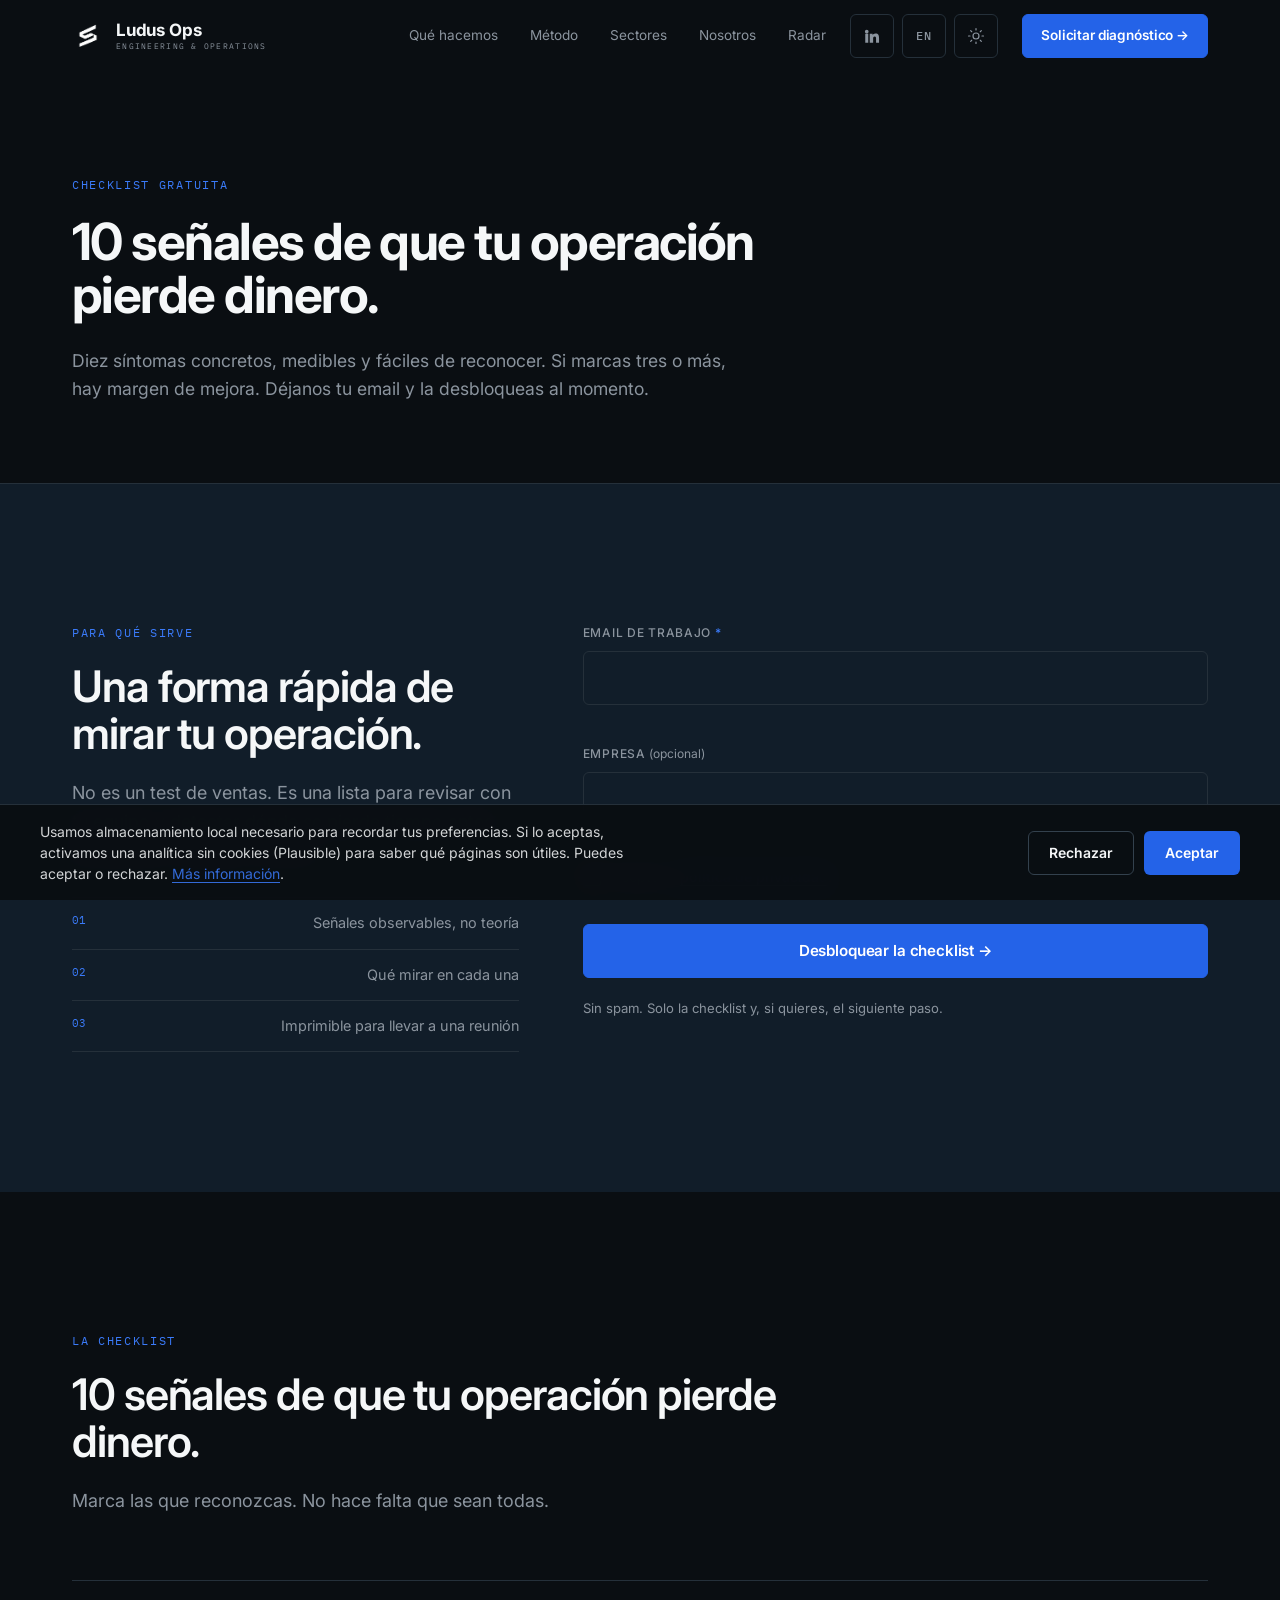
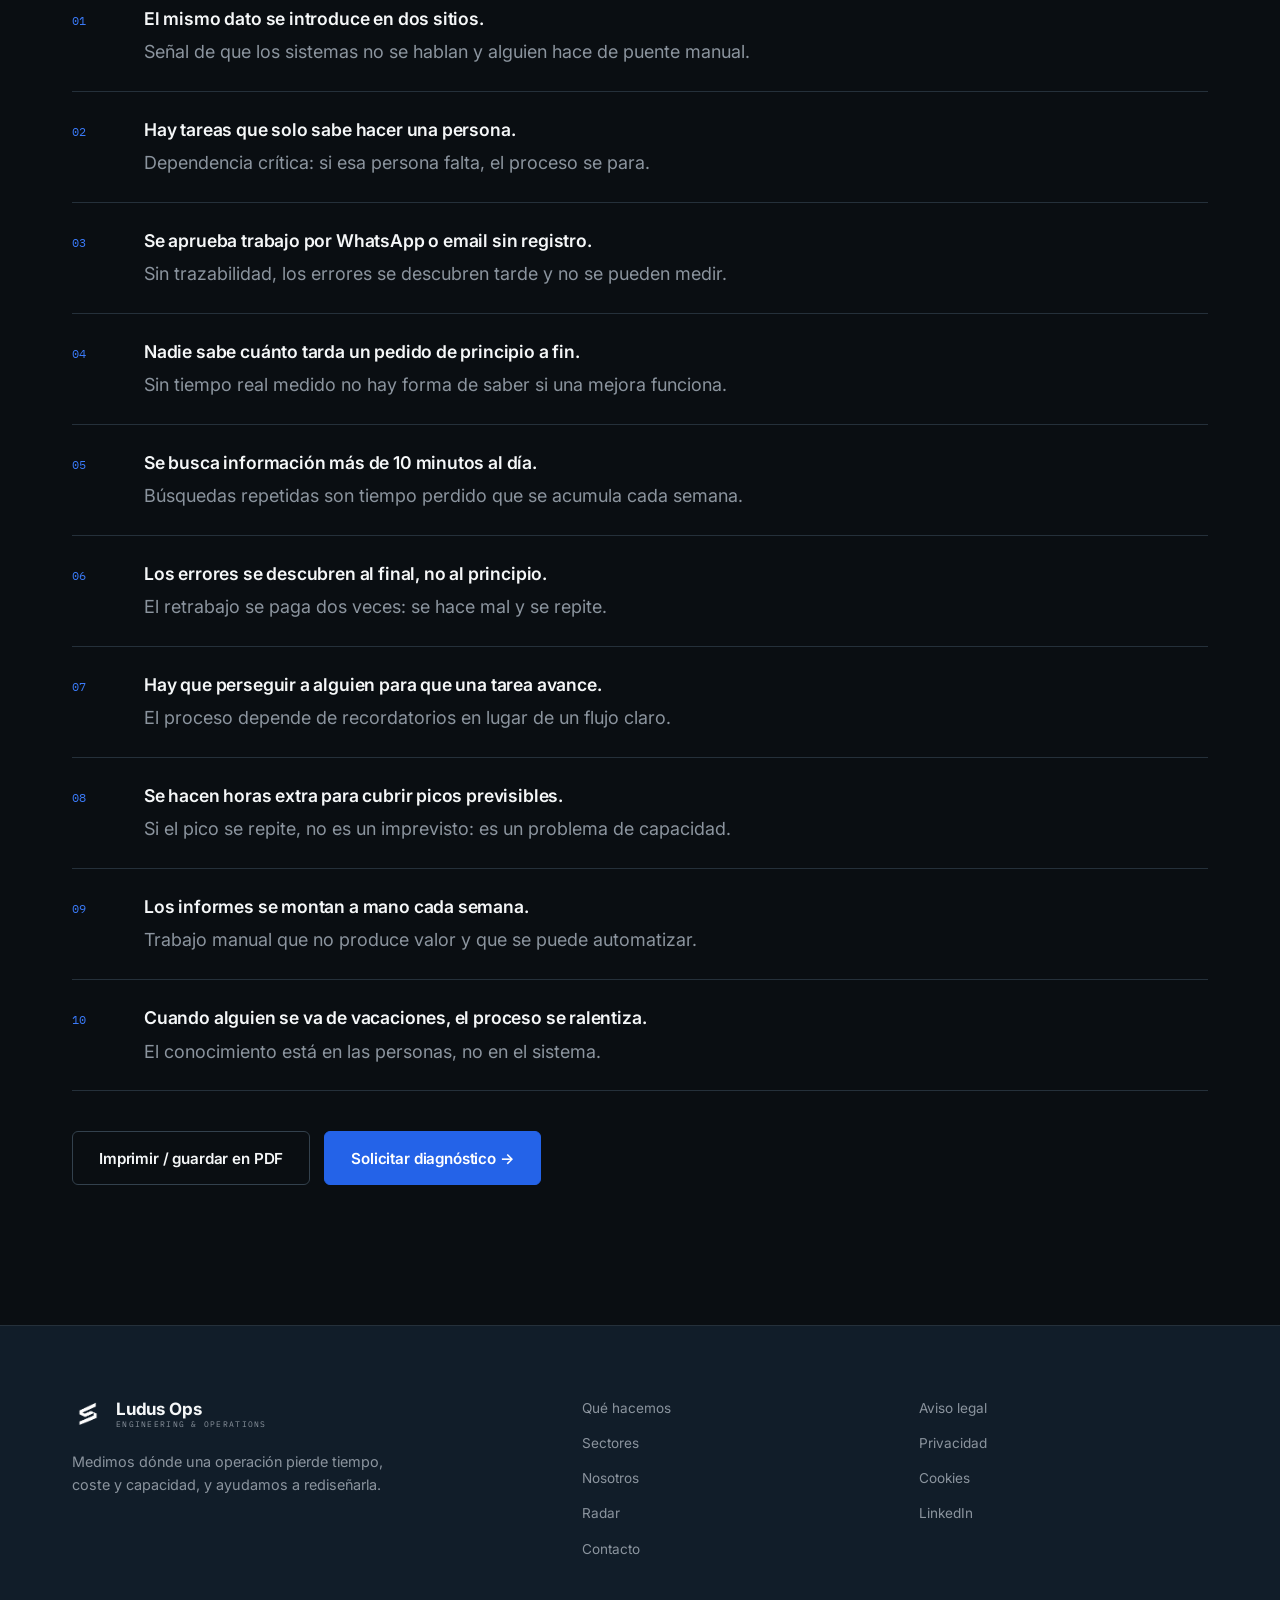
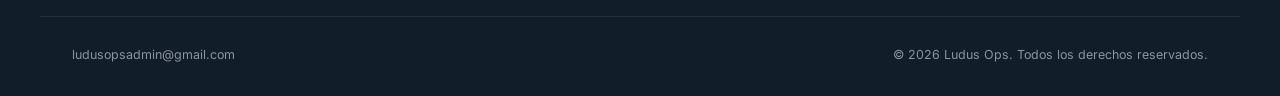
<file: checklist.html>
<!DOCTYPE html>
<html lang="es">
<head>
  <meta charset="UTF-8" />
  <meta name="viewport" content="width=device-width, initial-scale=1.0" />

  <title>10 señales de que tu operación pierde dinero — Ludus Ops</title>
  <meta name="description" content="Checklist gratuita: diez señales concretas de que una operación pierde tiempo y dinero, y qué mirar en cada una. Descárgala con tu email." />
  <meta name="robots" content="index, follow" />
  <meta name="theme-color" content="#0A0E12" />

  <meta property="og:type" content="website" />
  <meta property="og:site_name" content="Ludus Ops" />
  <meta property="og:locale" content="es_ES" />
  <meta property="og:title" content="10 señales de que tu operación pierde dinero — Ludus Ops" />
  <meta property="og:description" content="Diez señales concretas de que una operación pierde tiempo y dinero. Checklist gratuita." />
  <meta property="og:url" content="https://ludusops.com/checklist.html" />
  <meta property="og:image" content="assets/og-image.svg" />
  <meta name="twitter:card" content="summary_large_image" />
  <meta name="twitter:title" content="10 señales de que tu operación pierde dinero — Ludus Ops" />
  <meta name="twitter:description" content="Diez señales concretas de que una operación pierde tiempo y dinero. Checklist gratuita." />
  <meta name="twitter:image" content="assets/og-image.svg" />

  <link rel="alternate" hreflang="es" href="https://ludusops.com/checklist.html" />
  <link rel="alternate" hreflang="x-default" href="https://ludusops.com/checklist.html" />

  <link rel="icon" type="image/svg+xml" href="assets/favicon.svg" />
  <link rel="preconnect" href="https://fonts.googleapis.com" />
  <link rel="preconnect" href="https://fonts.gstatic.com" crossorigin />
  <link href="https://fonts.googleapis.com/css2?family=Inter:wght@400;500;600;700&family=IBM+Plex+Mono:wght@400;500&display=swap" rel="stylesheet" />
  <link rel="stylesheet" href="style.css" />
  <script>(function(){var d=document.documentElement;try{d.setAttribute('data-theme',localStorage.getItem('ludus-theme')==='light'?'light':'dark');if(localStorage.getItem('ludus-lang')==='en'){d.classList.add('i18n-pending');setTimeout(function(){d.classList.remove('i18n-pending');},1500);}}catch(e){d.setAttribute('data-theme','dark');}})();</script>
</head>
<body>
  <a class="skip-link" href="#contenido">Saltar al contenido</a>

  <!-- ============================= NAVBAR ============================= -->
  <header class="nav" id="nav">
    <div class="container nav__inner">
      <a class="logo" href="index.html" aria-label="Ludus Ops — Inicio">
        <img class="logo__mark" src="assets/logo-mark.png" alt="" width="34" height="34" />
        <span class="logo__text">
          <span class="logo__name">Ludus Ops</span>
          <span class="logo__sub">Engineering &amp; Operations</span>
        </span>
      </a>

      <nav class="nav__links" id="navLinks" aria-label="Navegación principal">
        <a href="que-hacemos.html">Qué hacemos</a>
        <a href="que-hacemos.html#metodo">Método</a>
        <a href="sectores.html">Sectores</a>
        <a href="nosotros.html">Nosotros</a>
        <a href="blog.html">Radar</a>
        <a class="btn btn--primary nav__cta nav__cta--mobile" href="contacto.html">Solicitar diagnóstico →</a>
      </nav>

      <div class="nav__tools">
        <button class="nav__tool" id="langToggle" type="button" lang="en" aria-label="Switch to English">EN</button>
        <button class="nav__tool" id="themeToggle" type="button" aria-label="Activar modo claro">
          <svg class="icon-sun" viewBox="0 0 24 24" width="18" height="18" fill="none" stroke="currentColor" stroke-width="1.6" stroke-linecap="round" aria-hidden="true"><circle cx="12" cy="12" r="4"/><path d="M12 2v2M12 20v2M4.9 4.9l1.4 1.4M17.7 17.7l1.4 1.4M2 12h2M20 12h2M4.9 19.1l1.4-1.4M17.7 6.3l1.4-1.4"/></svg>
          <svg class="icon-moon" viewBox="0 0 24 24" width="18" height="18" fill="none" stroke="currentColor" stroke-width="1.6" stroke-linecap="round" stroke-linejoin="round" aria-hidden="true"><path d="M20 14.5A8 8 0 0 1 9.5 4a8 8 0 1 0 10.5 10.5z"/></svg>
        </button>
      </div>

      <a class="btn btn--primary nav__cta nav__cta--desktop" href="contacto.html">Solicitar diagnóstico →</a>

      <button class="nav__toggle" id="navToggle" type="button" aria-expanded="false" aria-controls="navLinks" aria-label="Abrir menú">
        <span></span><span></span><span></span>
      </button>
    </div>
  </header>

  <main id="contenido">
    <!-- ============================= PAGE HERO ============================= -->
    <section class="page-hero">
      <div class="container">
        <p class="eyebrow">CHECKLIST GRATUITA</p>
        <h1 class="page-hero__title">10 señales de que tu operación pierde dinero.</h1>
        <p class="page-hero__text">
          Diez síntomas concretos, medibles y fáciles de reconocer. Si marcas tres o más,
          hay margen de mejora. Déjanos tu email y la desbloqueas al momento.
        </p>
      </div>
    </section>

    <!-- ============================= GATE + CHECKLIST ============================= -->
    <section class="section section--surface">
      <div class="container contact__grid">
        <div class="contact__intro">
          <p class="eyebrow">PARA QUÉ SIRVE</p>
          <h2 class="h2">Una forma rápida de mirar tu operación.</h2>
          <p class="lead">
            No es un test de ventas. Es una lista para revisar con tu equipo y detectar
            dónde se pierde tiempo antes de plantear cualquier cambio.
          </p>
          <ul class="contact__list">
            <li><span>01</span><span>Señales observables, no teoría</span></li>
            <li><span>02</span><span>Qué mirar en cada una</span></li>
            <li><span>03</span><span>Imprimible para llevar a una reunión</span></li>
          </ul>
        </div>

        <div class="contact__form-wrap">
          <div class="form-stack">
            <form class="form" id="checklistForm" novalidate>
              <div class="field">
                <label for="clEmail">Email de trabajo <span class="req" aria-hidden="true">*</span></label>
                <input type="email" id="clEmail" name="email" autocomplete="email" required aria-required="true" />
                <p class="field__error" role="alert"></p>
              </div>
              <div class="field">
                <label for="clEmpresa">Empresa <span class="opt">(opcional)</span></label>
                <input type="text" id="clEmpresa" name="empresa" autocomplete="organization" />
                <p class="field__error" role="alert"></p>
              </div>
              <input class="hp" type="text" name="_honey" tabindex="-1" autocomplete="off" aria-hidden="true" />
              <div class="field field--check">
                <label class="check">
                  <input type="checkbox" name="privacidad" required aria-required="true" />
                  <span>Acepto la <a href="privacidad.html" target="_blank" rel="noopener">política de privacidad</a>.</span>
                </label>
                <p class="field__error" role="alert"></p>
              </div>
              <button class="btn btn--primary btn--block" type="submit" id="checklistSubmit">Desbloquear la checklist →</button>
              <p class="form__note">Sin spam. Solo la checklist y, si quieres, el siguiente paso.</p>
            </form>

            <div class="form__success is-hidden" id="checklistSuccess" role="status" aria-live="polite">
              <p class="form__success-title">Aquí la tienes.</p>
              <p class="form__success-text">Guárdala o imprímela. Si marcas tres o más señales, cuéntanoslo y lo miramos juntos.</p>
              <a class="btn btn--ghost btn--block" href="#checklist">Ver la checklist ↓</a>
            </div>
          </div>
        </div>
      </div>
    </section>

    <!-- ============================= CHECKLIST ============================= -->
    <section class="section" id="checklist">
      <div class="container">
        <div class="section__head">
          <p class="eyebrow">LA CHECKLIST</p>
          <h2 class="h2">10 señales de que tu operación pierde dinero.</h2>
          <p class="lead">Marca las que reconozcas. No hace falta que sean todas.</p>
        </div>

        <ol class="checklist" id="checklistList">
          <li class="checklist__item"><span class="checklist__num">01</span><div><p class="checklist__title">El mismo dato se introduce en dos sitios.</p><p class="checklist__text">Señal de que los sistemas no se hablan y alguien hace de puente manual.</p></div></li>
          <li class="checklist__item"><span class="checklist__num">02</span><div><p class="checklist__title">Hay tareas que solo sabe hacer una persona.</p><p class="checklist__text">Dependencia crítica: si esa persona falta, el proceso se para.</p></div></li>
          <li class="checklist__item"><span class="checklist__num">03</span><div><p class="checklist__title">Se aprueba trabajo por WhatsApp o email sin registro.</p><p class="checklist__text">Sin trazabilidad, los errores se descubren tarde y no se pueden medir.</p></div></li>
          <li class="checklist__item"><span class="checklist__num">04</span><div><p class="checklist__title">Nadie sabe cuánto tarda un pedido de principio a fin.</p><p class="checklist__text">Sin tiempo real medido no hay forma de saber si una mejora funciona.</p></div></li>
          <li class="checklist__item"><span class="checklist__num">05</span><div><p class="checklist__title">Se busca información más de 10 minutos al día.</p><p class="checklist__text">Búsquedas repetidas son tiempo perdido que se acumula cada semana.</p></div></li>
          <li class="checklist__item"><span class="checklist__num">06</span><div><p class="checklist__title">Los errores se descubren al final, no al principio.</p><p class="checklist__text">El retrabajo se paga dos veces: se hace mal y se repite.</p></div></li>
          <li class="checklist__item"><span class="checklist__num">07</span><div><p class="checklist__title">Hay que perseguir a alguien para que una tarea avance.</p><p class="checklist__text">El proceso depende de recordatorios en lugar de un flujo claro.</p></div></li>
          <li class="checklist__item"><span class="checklist__num">08</span><div><p class="checklist__title">Se hacen horas extra para cubrir picos previsibles.</p><p class="checklist__text">Si el pico se repite, no es un imprevisto: es un problema de capacidad.</p></div></li>
          <li class="checklist__item"><span class="checklist__num">09</span><div><p class="checklist__title">Los informes se montan a mano cada semana.</p><p class="checklist__text">Trabajo manual que no produce valor y que se puede automatizar.</p></div></li>
          <li class="checklist__item"><span class="checklist__num">10</span><div><p class="checklist__title">Cuando alguien se va de vacaciones, el proceso se ralentiza.</p><p class="checklist__text">El conocimiento está en las personas, no en el sistema.</p></div></li>
        </ol>

        <div class="checklist__actions">
          <button class="btn btn--ghost" type="button" id="checklistPrint">Imprimir / guardar en PDF</button>
          <a class="btn btn--primary" href="contacto.html">Solicitar diagnóstico →</a>
        </div>
      </div>
    </section>
  </main>

  <!-- ============================= FOOTER ============================= -->
  <footer class="footer">
    <div class="container footer__inner">
      <div class="footer__brand">
        <a class="logo" href="index.html" aria-label="Ludus Ops — Inicio">
          <img class="logo__mark" src="assets/logo-mark.png" alt="" width="34" height="34" />
          <span class="logo__text">
            <span class="logo__name">Ludus Ops</span>
            <span class="logo__sub">Engineering &amp; Operations</span>
          </span>
        </a>
        <p class="footer__tagline">Medimos dónde una operación pierde tiempo, coste y capacidad, y ayudamos a rediseñarla.</p>
      </div>

      <nav class="footer__nav" aria-label="Navegación de pie de página">
        <a href="que-hacemos.html">Qué hacemos</a>
        <a href="sectores.html">Sectores</a>
        <a href="nosotros.html">Nosotros</a>
        <a href="blog.html">Radar</a>
        <a href="contacto.html">Contacto</a>
      </nav>

      <div class="footer__legal">
        <a href="aviso-legal.html">Aviso legal</a>
        <a href="privacidad.html">Privacidad</a>
        <a href="cookies.html">Cookies</a>
      </div>
    </div>

    <div class="container footer__bottom">
      <p class="footer__mail"><a href="mailto:ludusopsadmin@gmail.com">ludusopsadmin@gmail.com</a></p>
      <p class="footer__copy">© <span id="year">2026</span> Ludus Ops. Todos los derechos reservados.</p>
    </div>
  </footer>

  <script src="i18n.js" defer></script>
  <script src="script.js" defer></script>
</body>
</html>
</file>
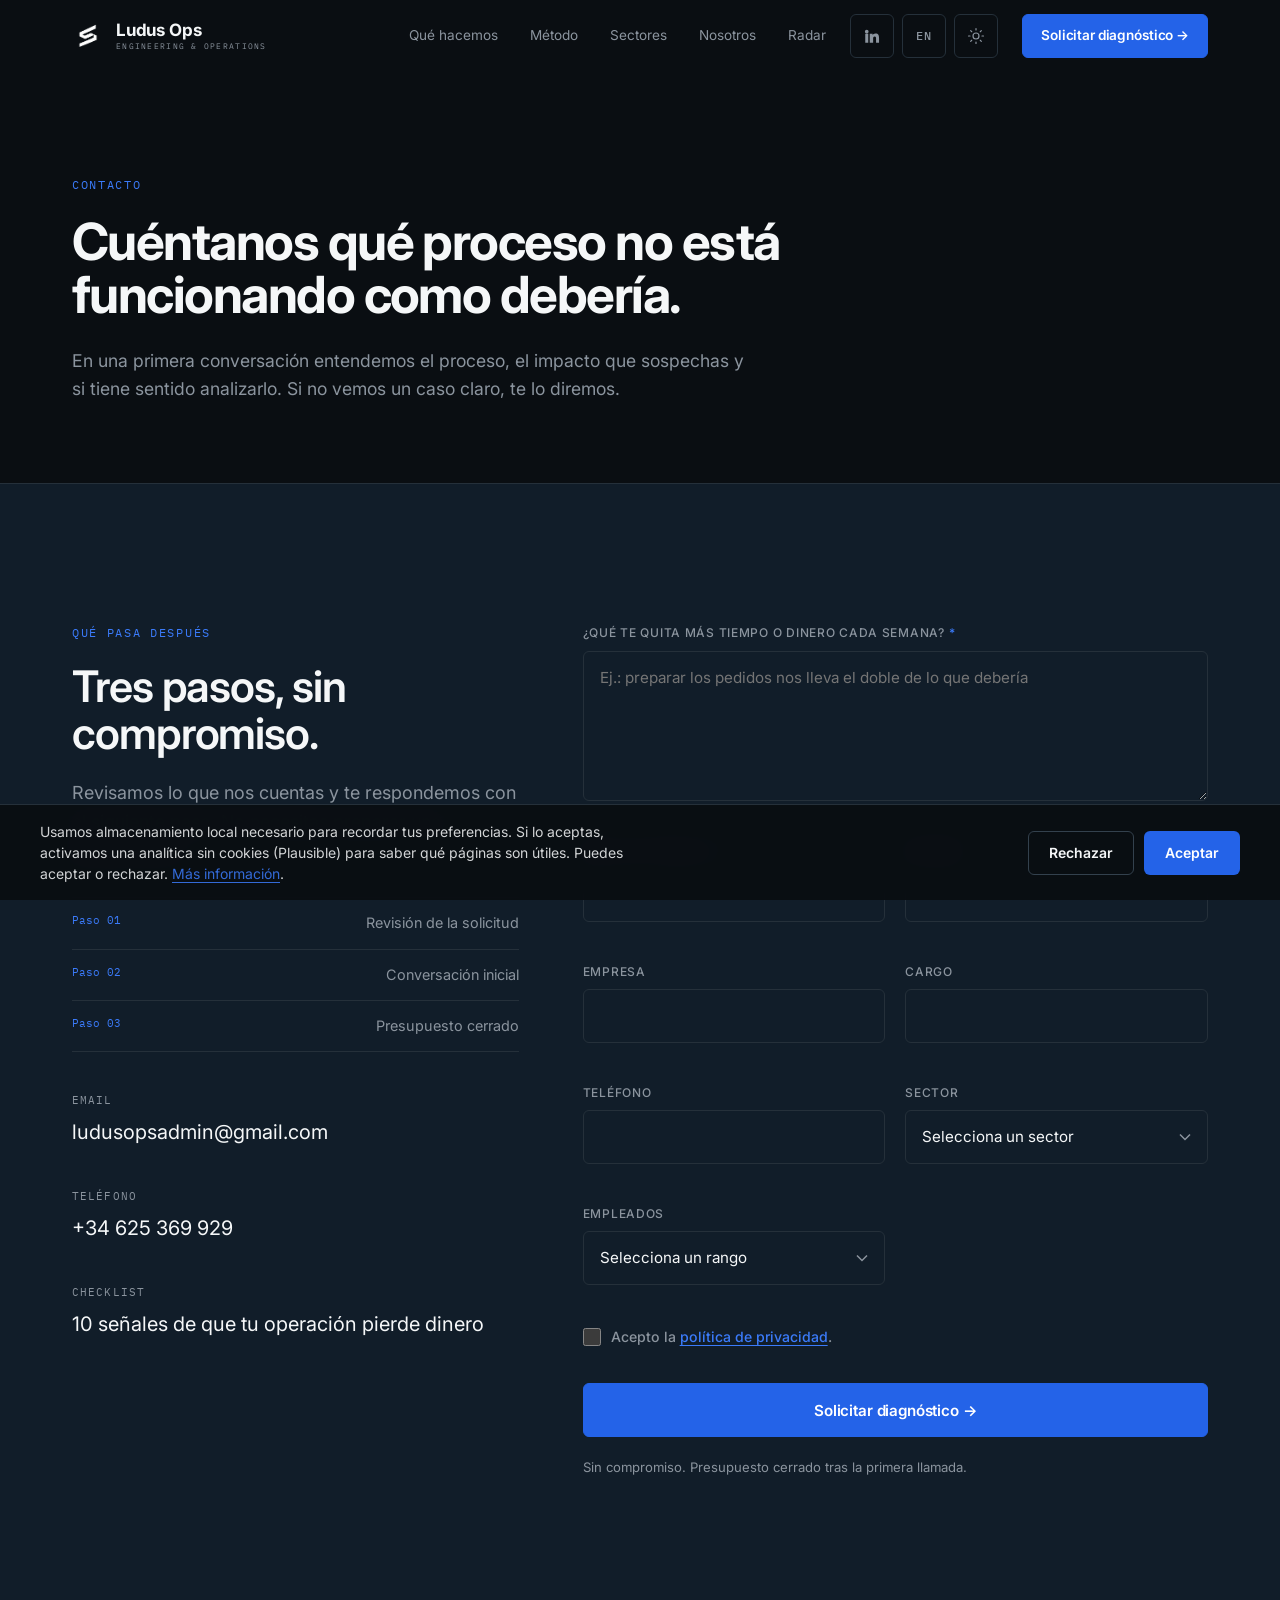
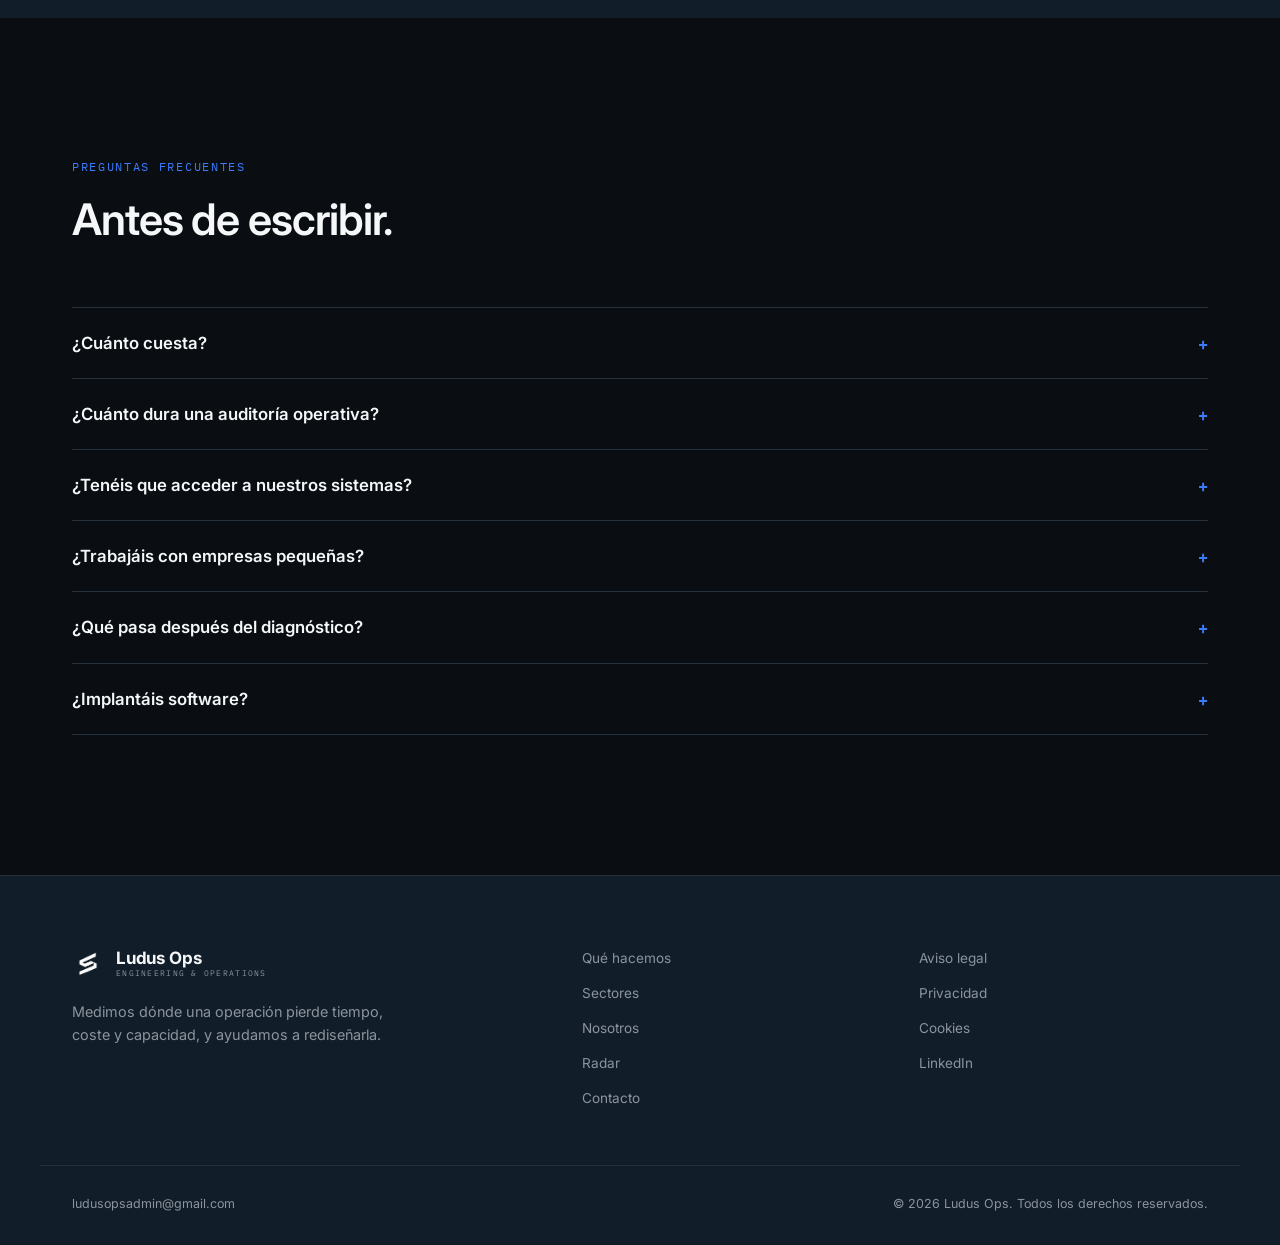
<file: contacto.html>
<!DOCTYPE html>
<html lang="es">
<head>
  <meta charset="UTF-8" />
  <meta name="viewport" content="width=device-width, initial-scale=1.0" />

  <title>Contacto — Ludus Ops</title>
  <meta name="description" content="Cuéntanos qué proceso no está funcionando como debería. En una primera conversación entendemos el proceso y si tiene sentido analizarlo." />
  <meta name="robots" content="index, follow" />
  <meta name="theme-color" content="#0A0E12" />

  <meta property="og:type" content="website" />
  <meta property="og:site_name" content="Ludus Ops" />
  <meta property="og:locale" content="es_ES" />
  <meta property="og:title" content="Contacto — Ludus Ops" />
  <meta property="og:description" content="Cuéntanos qué proceso no está funcionando como debería." />
  <meta property="og:url" content="https://ludusops.com/contacto.html" />
  <meta property="og:image" content="assets/og-image.svg" />
  <meta name="twitter:card" content="summary_large_image" />
  <meta name="twitter:title" content="Contacto — Ludus Ops" />
  <meta name="twitter:description" content="Cuéntanos qué proceso no está funcionando como debería." />
  <meta name="twitter:image" content="assets/og-image.svg" />

  <link rel="alternate" hreflang="es" href="https://ludusops.com/contacto.html" />
  <link rel="alternate" hreflang="x-default" href="https://ludusops.com/contacto.html" />

  <link rel="icon" type="image/svg+xml" href="assets/favicon.svg" />
  <link rel="preconnect" href="https://fonts.googleapis.com" />
  <link rel="preconnect" href="https://fonts.gstatic.com" crossorigin />
  <link href="https://fonts.googleapis.com/css2?family=Inter:wght@400;500;600;700&family=IBM+Plex+Mono:wght@400;500&display=swap" rel="stylesheet" />
  <link rel="stylesheet" href="style.css" />
  <script>(function(){var d=document.documentElement;try{d.setAttribute('data-theme',localStorage.getItem('ludus-theme')==='light'?'light':'dark');if(localStorage.getItem('ludus-lang')==='en'){d.classList.add('i18n-pending');setTimeout(function(){d.classList.remove('i18n-pending');},1500);}}catch(e){d.setAttribute('data-theme','dark');}})();</script>
</head>
<body>
  <a class="skip-link" href="#contenido">Saltar al contenido</a>

  <!-- ============================= NAVBAR ============================= -->
  <header class="nav" id="nav">
    <div class="container nav__inner">
      <a class="logo" href="index.html" aria-label="Ludus Ops — Inicio">
        <img class="logo__mark" src="assets/logo-mark.png" alt="" width="34" height="34" />
        <span class="logo__text">
          <span class="logo__name">Ludus Ops</span>
          <span class="logo__sub">Engineering &amp; Operations</span>
        </span>
      </a>

      <nav class="nav__links" id="navLinks" aria-label="Navegación principal">
        <a href="que-hacemos.html">Qué hacemos</a>
        <a href="que-hacemos.html#metodo">Método</a>
        <a href="sectores.html">Sectores</a>
        <a href="nosotros.html">Nosotros</a>
        <a href="blog.html">Radar</a>
        <a class="btn btn--primary nav__cta nav__cta--mobile" href="contacto.html">Solicitar diagnóstico →</a>
      </nav>

      <div class="nav__tools">
        <button class="nav__tool" id="langToggle" type="button" lang="en" aria-label="Switch to English">EN</button>
        <button class="nav__tool" id="themeToggle" type="button" aria-label="Activar modo claro">
          <svg class="icon-sun" viewBox="0 0 24 24" width="18" height="18" fill="none" stroke="currentColor" stroke-width="1.6" stroke-linecap="round" aria-hidden="true"><circle cx="12" cy="12" r="4"/><path d="M12 2v2M12 20v2M4.9 4.9l1.4 1.4M17.7 17.7l1.4 1.4M2 12h2M20 12h2M4.9 19.1l1.4-1.4M17.7 6.3l1.4-1.4"/></svg>
          <svg class="icon-moon" viewBox="0 0 24 24" width="18" height="18" fill="none" stroke="currentColor" stroke-width="1.6" stroke-linecap="round" stroke-linejoin="round" aria-hidden="true"><path d="M20 14.5A8 8 0 0 1 9.5 4a8 8 0 1 0 10.5 10.5z"/></svg>
        </button>
      </div>

      <a class="btn btn--primary nav__cta nav__cta--desktop" href="contacto.html">Solicitar diagnóstico →</a>

      <button class="nav__toggle" id="navToggle" type="button" aria-expanded="false" aria-controls="navLinks" aria-label="Abrir menú">
        <span></span><span></span><span></span>
      </button>
    </div>
  </header>

  <main id="contenido">
    <!-- ============================= PAGE HERO ============================= -->
    <section class="page-hero">
      <div class="container">
        <p class="eyebrow">CONTACTO</p>
        <h1 class="page-hero__title">Cuéntanos qué proceso no está funcionando como debería.</h1>
        <p class="page-hero__text">
          En una primera conversación entendemos el proceso, el impacto que sospechas
          y si tiene sentido analizarlo. Si no vemos un caso claro, te lo diremos.
        </p>
      </div>
    </section>

    <!-- ============================= FORM ============================= -->
    <section class="section section--surface">
      <div class="container contact__grid">
        <div class="contact__intro">
          <p class="eyebrow">QUÉ PASA DESPUÉS</p>
          <h2 class="h2">Tres pasos, sin compromiso.</h2>
          <p class="lead">
            Revisamos lo que nos cuentas y te respondemos con el siguiente paso.
            No necesitas preparar una presentación.
          </p>

          <ul class="contact__list">
            <li><span>Paso 01</span><span>Revisión de la solicitud</span></li>
            <li><span>Paso 02</span><span>Conversación inicial</span></li>
            <li><span>Paso 03</span><span>Presupuesto cerrado</span></li>
          </ul>

          <p class="contact__mail">
            <span class="contact__mail-label">EMAIL</span>
            <a href="mailto:ludusopsadmin@gmail.com">ludusopsadmin@gmail.com</a>
          </p>
          <p class="contact__mail">
            <span class="contact__mail-label">TELÉFONO</span>
            <a href="tel:+34625369929">+34 625 369 929</a>
          </p>
          <p class="contact__mail">
            <span class="contact__mail-label">CHECKLIST</span>
            <a href="checklist.html">10 señales de que tu operación pierde dinero</a>
          </p>
        </div>

        <div class="contact__form-wrap">
          <div class="form-stack">
            <form class="form" id="contactForm" novalidate>
              <div class="form__grid">
                <div class="field field--full">
                  <label for="problema">¿Qué te quita más tiempo o dinero cada semana? <span class="req" aria-hidden="true">*</span></label>
                  <textarea id="problema" name="problema" rows="5" required aria-required="true" placeholder="Ej.: preparar los pedidos nos lleva el doble de lo que debería"></textarea>
                  <p class="field__error" data-error-for="problema" role="alert"></p>
                </div>

                <div class="field">
                  <label for="email">Email de trabajo <span class="req" aria-hidden="true">*</span></label>
                  <input type="email" id="email" name="email" autocomplete="email" required aria-required="true" />
                  <p class="field__error" data-error-for="email" role="alert"></p>
                </div>

                <div class="field">
                  <label for="nombre">Nombre</label>
                  <input type="text" id="nombre" name="nombre" autocomplete="name" />
                  <p class="field__error" data-error-for="nombre" role="alert"></p>
                </div>

                <div class="field">
                  <label for="empresa">Empresa</label>
                  <input type="text" id="empresa" name="empresa" autocomplete="organization" />
                  <p class="field__error" data-error-for="empresa" role="alert"></p>
                </div>

                <div class="field">
                  <label for="cargo">Cargo</label>
                  <input type="text" id="cargo" name="cargo" autocomplete="organization-title" />
                  <p class="field__error" data-error-for="cargo" role="alert"></p>
                </div>

                <div class="field">
                  <label for="telefono">Teléfono</label>
                  <input type="tel" id="telefono" name="telefono" autocomplete="tel" />
                  <p class="field__error" data-error-for="telefono" role="alert"></p>
                </div>

                <div class="field">
                  <label for="sector">Sector</label>
                  <select id="sector" name="sector">
                    <option value="">Selecciona un sector</option>
                    <option value="Industria">Industria</option>
                    <option value="Logística">Logística</option>
                    <option value="Ecommerce &amp; Retail">Ecommerce &amp; Retail</option>
                    <option value="Clínicas">Clínicas</option>
                    <option value="Servicios profesionales">Servicios profesionales</option>
                    <option value="Empresas en crecimiento">Empresas en crecimiento</option>
                    <option value="Otro">Otro</option>
                  </select>
                  <p class="field__error" data-error-for="sector" role="alert"></p>
                </div>

                <div class="field">
                  <label for="empleados">Empleados</label>
                  <select id="empleados" name="empleados">
                    <option value="">Selecciona un rango</option>
                    <option value="1-10">1–10</option>
                    <option value="11-50">11–50</option>
                    <option value="51-200">51–200</option>
                    <option value="201-500">201–500</option>
                    <option value="500+">Más de 500</option>
                  </select>
                  <p class="field__error" data-error-for="empleados" role="alert"></p>
                </div>

              </div>

              <input class="hp" type="text" name="_honey" tabindex="-1" autocomplete="off" aria-hidden="true" />

              <div class="field field--check">
                <label class="check">
                  <input type="checkbox" name="privacidad" required aria-required="true" />
                  <span>Acepto la <a href="privacidad.html" target="_blank" rel="noopener">política de privacidad</a>.</span>
                </label>
                <p class="field__error" role="alert"></p>
              </div>

              <button class="btn btn--primary btn--block" type="submit" id="submitBtn">Solicitar diagnóstico →</button>
              <p class="form__note">Sin compromiso. Presupuesto cerrado tras la primera llamada.</p>
            </form>

            <div class="form__success is-hidden" id="formSuccess" role="status" aria-live="polite">
              <p class="form__success-title">Recibido.</p>
              <p class="form__success-text">Revisaremos el problema y te responderemos con el siguiente paso.</p>
              <div class="form__summary" id="formSummary"></div>
              <a class="btn btn--primary is-hidden" id="formCal" target="_blank" rel="noopener">Reservar la llamada ahora →</a>
            </div>
          </div>
        </div>
      </div>
    </section>

    <!-- ============================= FAQ ============================= -->
    <section class="section">
      <div class="container">
        <div class="section__head">
          <p class="eyebrow">PREGUNTAS FRECUENTES</p>
          <h2 class="h2">Antes de escribir.</h2>
        </div>

        <div class="faq">
          <details class="faq__item">
            <summary class="faq__q">¿Cuánto cuesta?</summary>
            <p class="faq__a">
              Depende del proceso y del alcance. Tras la primera llamada te enviamos
              un presupuesto cerrado: sabes qué incluye y cuánto cuesta antes de empezar.
            </p>
          </details>

          <details class="faq__item">
            <summary class="faq__q">¿Cuánto dura una auditoría operativa?</summary>
            <p class="faq__a">
              Depende del proceso. Un proceso acotado suele resolverse en pocas semanas.
              El alcance y el calendario se definen antes de empezar.
            </p>
          </details>

          <details class="faq__item">
            <summary class="faq__q">¿Tenéis que acceder a nuestros sistemas?</summary>
            <p class="faq__a">
              No necesariamente. Trabajamos con lo que ya existe: observación del trabajo,
              entrevistas con el equipo y los datos de los que dispongáis.
            </p>
          </details>

          <details class="faq__item">
            <summary class="faq__q">¿Trabajáis con empresas pequeñas?</summary>
            <p class="faq__a">
              Sí. El criterio no es el tamaño, sino que exista un proceso repetitivo,
              medible y con impacto.
            </p>
          </details>

          <details class="faq__item">
            <summary class="faq__q">¿Qué pasa después del diagnóstico?</summary>
            <p class="faq__a">
              Decides tú. Puedes ejecutar las mejoras internamente
              o continuar con nosotros en el diseño y la implementación.
            </p>
          </details>

          <details class="faq__item">
            <summary class="faq__q">¿Implantáis software?</summary>
            <p class="faq__a">
              Solo cuando el proceso lo justifica. La tecnología es un medio:
              si la solución es organizativa, lo decimos.
            </p>
          </details>
        </div>
      </div>
    </section>
  </main>

  <!-- ============================= FOOTER ============================= -->
  <footer class="footer">
    <div class="container footer__inner">
      <div class="footer__brand">
        <a class="logo" href="index.html" aria-label="Ludus Ops — Inicio">
          <img class="logo__mark" src="assets/logo-mark.png" alt="" width="34" height="34" />
          <span class="logo__text">
            <span class="logo__name">Ludus Ops</span>
            <span class="logo__sub">Engineering &amp; Operations</span>
          </span>
        </a>
        <p class="footer__tagline">Medimos dónde una operación pierde tiempo, coste y capacidad, y ayudamos a rediseñarla.</p>
      </div>

      <nav class="footer__nav" aria-label="Navegación de pie de página">
        <a href="que-hacemos.html">Qué hacemos</a>
        <a href="sectores.html">Sectores</a>
        <a href="nosotros.html">Nosotros</a>
        <a href="blog.html">Radar</a>
        <a href="contacto.html">Contacto</a>
      </nav>

      <div class="footer__legal">
        <a href="aviso-legal.html">Aviso legal</a>
        <a href="privacidad.html">Privacidad</a>
        <a href="cookies.html">Cookies</a>
      </div>
    </div>

    <div class="container footer__bottom">
      <p class="footer__mail"><a href="mailto:ludusopsadmin@gmail.com">ludusopsadmin@gmail.com</a></p>
      <p class="footer__copy">© <span id="year">2026</span> Ludus Ops. Todos los derechos reservados.</p>
    </div>
  </footer>

  <script src="i18n.js" defer></script>
  <script src="script.js" defer></script>
</body>
</html>
</file>
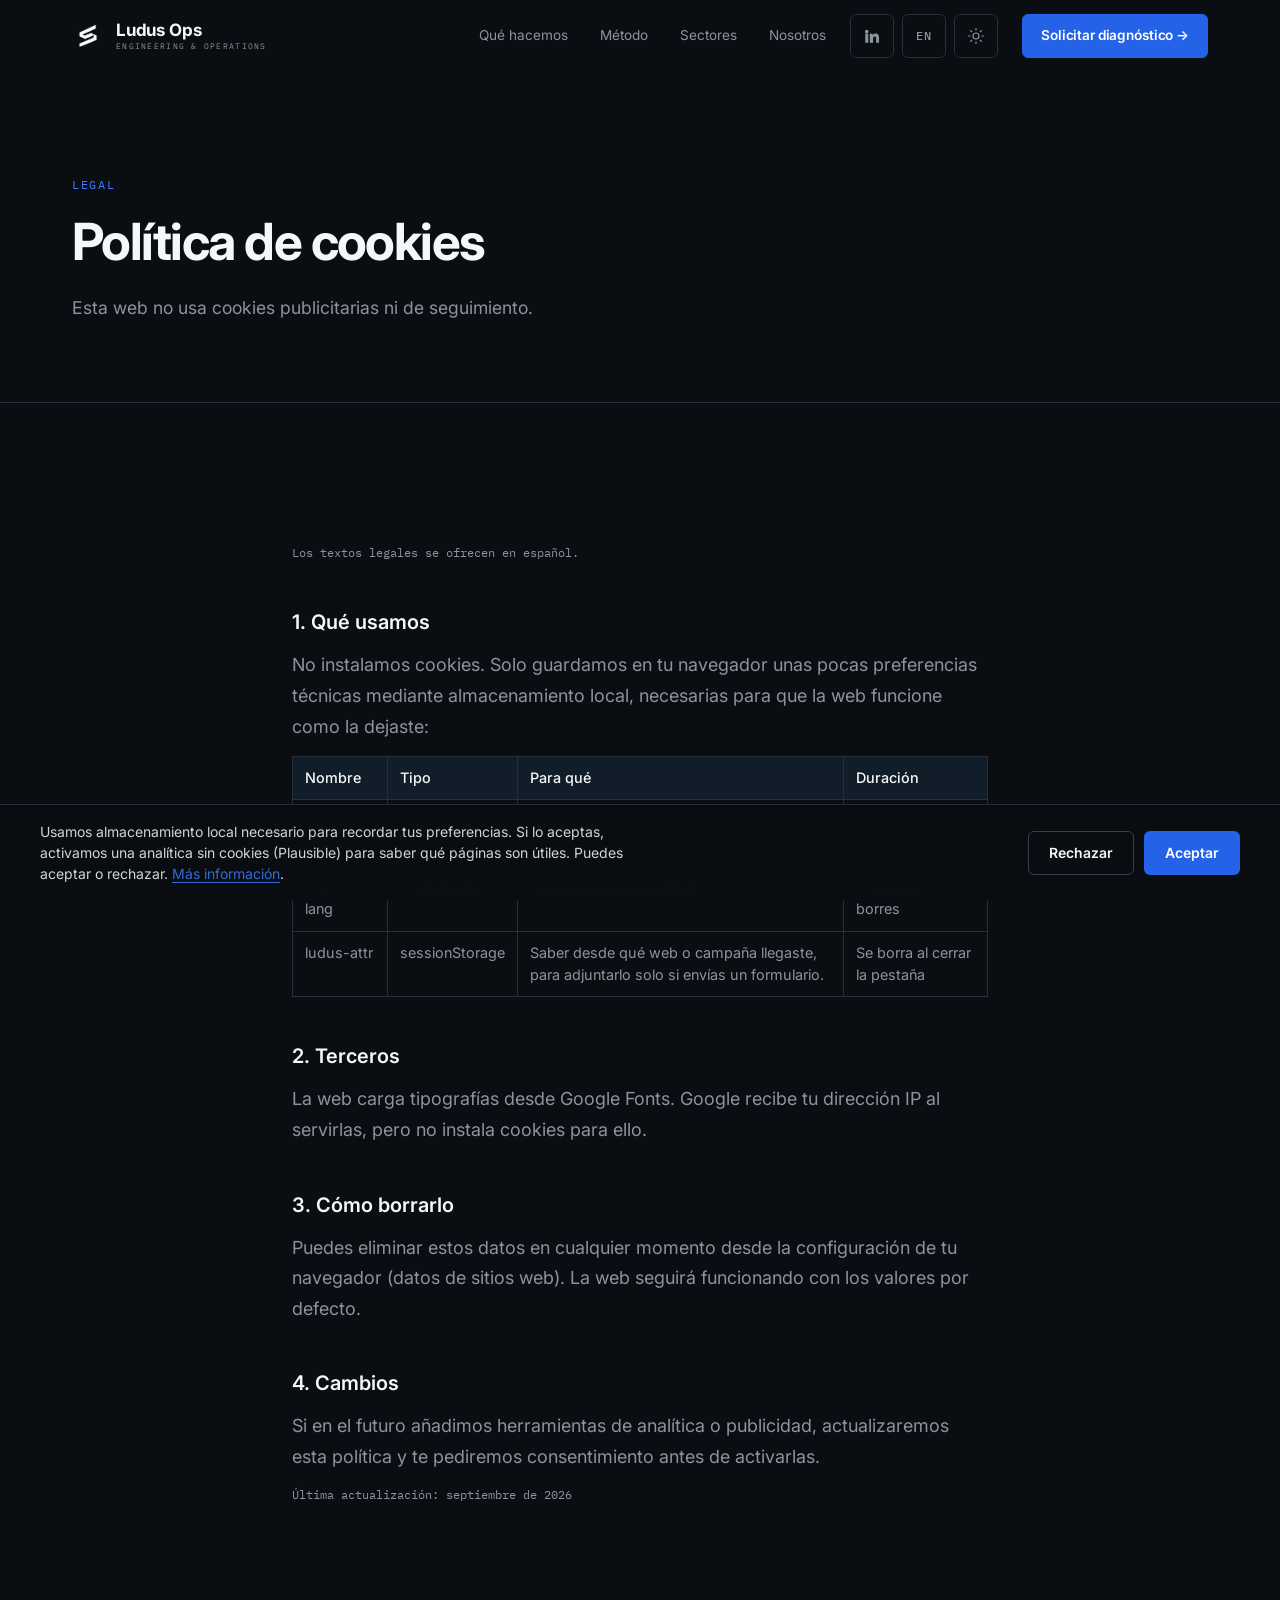
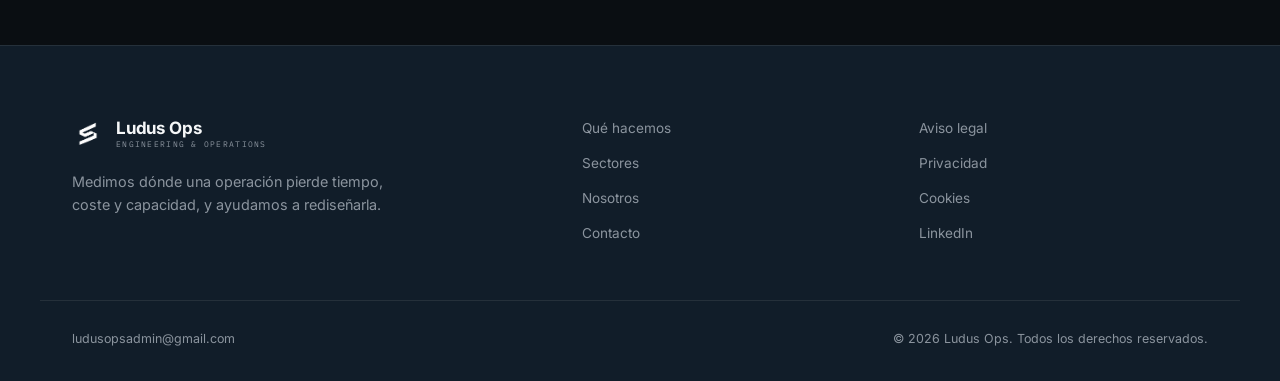
<file: cookies.html>
<!DOCTYPE html>
<html lang="es">
<head>
  <meta charset="UTF-8" />
  <meta name="viewport" content="width=device-width, initial-scale=1.0" />

  <title>Política de cookies — Ludus Ops</title>
  <meta name="description" content="Qué almacenamiento local usa la web de Ludus Ops y para qué." />
  <meta name="robots" content="noindex, follow" />
  <meta name="theme-color" content="#0A0E12" />

  <link rel="icon" type="image/svg+xml" href="assets/favicon.svg" />
  <link rel="preconnect" href="https://fonts.googleapis.com" />
  <link rel="preconnect" href="https://fonts.gstatic.com" crossorigin />
  <link href="https://fonts.googleapis.com/css2?family=Inter:wght@400;500;600;700&family=IBM+Plex+Mono:wght@400;500&display=swap" rel="stylesheet" />
  <link rel="stylesheet" href="style.css" />
  <script>(function(){var d=document.documentElement;try{d.setAttribute('data-theme',localStorage.getItem('ludus-theme')==='light'?'light':'dark');if(localStorage.getItem('ludus-lang')==='en'){d.classList.add('i18n-pending');setTimeout(function(){d.classList.remove('i18n-pending');},1500);}}catch(e){d.setAttribute('data-theme','dark');}})();</script>
</head>
<body>
  <a class="skip-link" href="#contenido">Saltar al contenido</a>

  <!-- ============================= NAVBAR ============================= -->
  <header class="nav" id="nav">
    <div class="container nav__inner">
      <a class="logo" href="index.html" aria-label="Ludus Ops — Inicio">
        <img class="logo__mark" src="assets/logo-mark.png" alt="" width="34" height="34" />
        <span class="logo__text">
          <span class="logo__name">Ludus Ops</span>
          <span class="logo__sub">Engineering &amp; Operations</span>
        </span>
      </a>

      <nav class="nav__links" id="navLinks" aria-label="Navegación principal">
        <a href="que-hacemos.html">Qué hacemos</a>
        <a href="que-hacemos.html#metodo">Método</a>
        <a href="sectores.html">Sectores</a>
        <a href="nosotros.html">Nosotros</a>
        <a class="btn btn--primary nav__cta nav__cta--mobile" href="contacto.html">Solicitar diagnóstico →</a>
      </nav>

      <div class="nav__tools">
        <button class="nav__tool" id="langToggle" type="button" lang="en" aria-label="Switch to English">EN</button>
        <button class="nav__tool" id="themeToggle" type="button" aria-label="Activar modo claro">
          <svg class="icon-sun" viewBox="0 0 24 24" width="18" height="18" fill="none" stroke="currentColor" stroke-width="1.6" stroke-linecap="round" aria-hidden="true"><circle cx="12" cy="12" r="4"/><path d="M12 2v2M12 20v2M4.9 4.9l1.4 1.4M17.7 17.7l1.4 1.4M2 12h2M20 12h2M4.9 19.1l1.4-1.4M17.7 6.3l1.4-1.4"/></svg>
          <svg class="icon-moon" viewBox="0 0 24 24" width="18" height="18" fill="none" stroke="currentColor" stroke-width="1.6" stroke-linecap="round" stroke-linejoin="round" aria-hidden="true"><path d="M20 14.5A8 8 0 0 1 9.5 4a8 8 0 1 0 10.5 10.5z"/></svg>
        </button>
      </div>

      <a class="btn btn--primary nav__cta nav__cta--desktop" href="contacto.html">Solicitar diagnóstico →</a>

      <button class="nav__toggle" id="navToggle" type="button" aria-expanded="false" aria-controls="navLinks" aria-label="Abrir menú">
        <span></span><span></span><span></span>
      </button>
    </div>
  </header>

  <main id="contenido">
    <section class="page-hero">
      <div class="container">
        <p class="eyebrow">LEGAL</p>
        <h1 class="page-hero__title">Política de cookies</h1>
        <p class="page-hero__text">Esta web no usa cookies publicitarias ni de seguimiento.</p>
      </div>
    </section>

    <section class="section">
      <div class="container legal">
        <p class="legal__updated" style="margin-top: 0;">Los textos legales se ofrecen en español.</p>

        <h2>1. Qué usamos</h2>
        <p>No instalamos cookies. Solo guardamos en tu navegador unas pocas preferencias técnicas mediante almacenamiento local, necesarias para que la web funcione como la dejaste:</p>
        <table>
          <thead><tr><th>Nombre</th><th>Tipo</th><th>Para qué</th><th>Duración</th></tr></thead>
          <tbody>
            <tr><td>ludus-theme</td><td>localStorage</td><td>Recordar el modo claro u oscuro.</td><td>Hasta que lo borres</td></tr>
            <tr><td>ludus-lang</td><td>localStorage</td><td>Recordar el idioma elegido.</td><td>Hasta que lo borres</td></tr>
            <tr><td>ludus-attr</td><td>sessionStorage</td><td>Saber desde qué web o campaña llegaste, para adjuntarlo solo si envías un formulario.</td><td>Se borra al cerrar la pestaña</td></tr>
          </tbody>
        </table>

        <h2>2. Terceros</h2>
        <p>La web carga tipografías desde Google Fonts. Google recibe tu dirección IP al servirlas, pero no instala cookies para ello.</p>

        <h2>3. Cómo borrarlo</h2>
        <p>Puedes eliminar estos datos en cualquier momento desde la configuración de tu navegador (datos de sitios web). La web seguirá funcionando con los valores por defecto.</p>

        <h2>4. Cambios</h2>
        <p>Si en el futuro añadimos herramientas de analítica o publicidad, actualizaremos esta política y te pediremos consentimiento antes de activarlas.</p>

        <p class="legal__updated">Última actualización: septiembre de 2026</p>
      </div>
    </section>
  </main>

  <!-- ============================= FOOTER ============================= -->
  <footer class="footer">
    <div class="container footer__inner">
      <div class="footer__brand">
        <a class="logo" href="index.html" aria-label="Ludus Ops — Inicio">
          <img class="logo__mark" src="assets/logo-mark.png" alt="" width="34" height="34" />
          <span class="logo__text">
            <span class="logo__name">Ludus Ops</span>
            <span class="logo__sub">Engineering &amp; Operations</span>
          </span>
        </a>
        <p class="footer__tagline">Medimos dónde una operación pierde tiempo, coste y capacidad, y ayudamos a rediseñarla.</p>
      </div>

      <nav class="footer__nav" aria-label="Navegación de pie de página">
        <a href="que-hacemos.html">Qué hacemos</a>
        <a href="sectores.html">Sectores</a>
        <a href="nosotros.html">Nosotros</a>
        <a href="contacto.html">Contacto</a>
      </nav>

      <div class="footer__legal">
        <a href="aviso-legal.html">Aviso legal</a>
        <a href="privacidad.html">Privacidad</a>
        <a href="cookies.html">Cookies</a>
      </div>
    </div>

    <div class="container footer__bottom">
      <p class="footer__mail"><a href="mailto:ludusopsadmin@gmail.com">ludusopsadmin@gmail.com</a></p>
      <p class="footer__copy">© <span id="year">2026</span> Ludus Ops. Todos los derechos reservados.</p>
    </div>
  </footer>

  <script src="i18n.js" defer></script>
  <script src="script.js" defer></script>
</body>
</html>
</file>
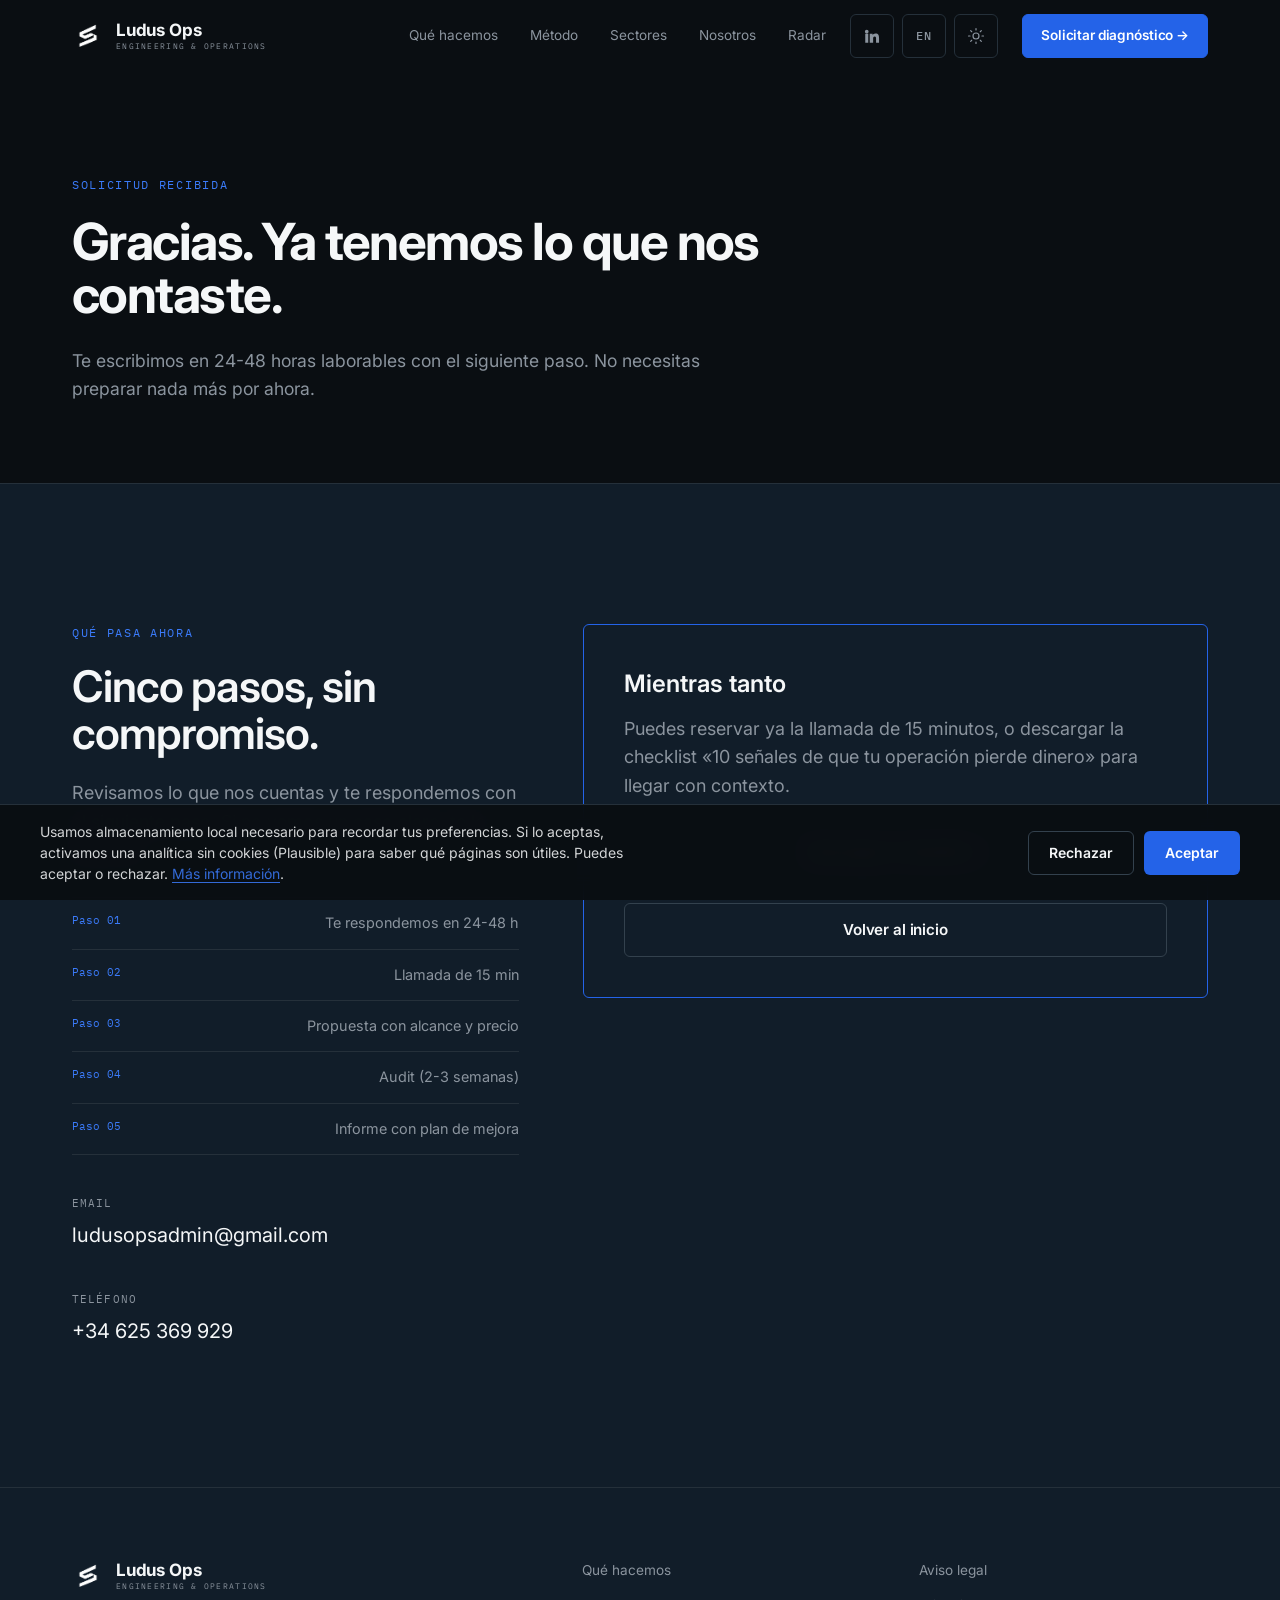
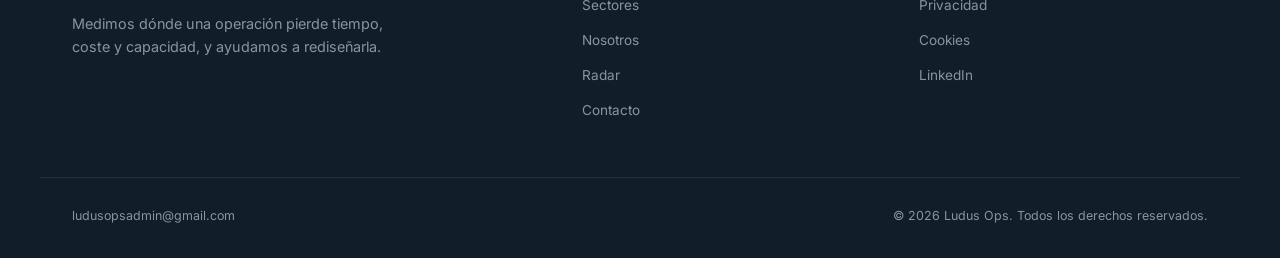
<file: gracias.html>
<!DOCTYPE html>
<html lang="es">
<head>
  <meta charset="UTF-8" />
  <meta name="viewport" content="width=device-width, initial-scale=1.0" />

  <title>Gracias — Ludus Ops</title>
  <meta name="description" content="Hemos recibido tu solicitud. Te respondemos en 24-48 horas laborables con el siguiente paso." />
  <meta name="robots" content="noindex, follow" />
  <meta name="theme-color" content="#0A0E12" />

  <meta property="og:type" content="website" />
  <meta property="og:site_name" content="Ludus Ops" />
  <meta property="og:locale" content="es_ES" />
  <meta property="og:title" content="Gracias — Ludus Ops" />
  <meta property="og:description" content="Hemos recibido tu solicitud. Te respondemos en 24-48 horas laborables." />
  <meta property="og:url" content="https://ludusops.com/gracias.html" />
  <meta property="og:image" content="assets/og-image.svg" />
  <meta name="twitter:card" content="summary_large_image" />
  <meta name="twitter:title" content="Gracias — Ludus Ops" />
  <meta name="twitter:description" content="Hemos recibido tu solicitud. Te respondemos en 24-48 horas laborables." />
  <meta name="twitter:image" content="assets/og-image.svg" />

  <link rel="alternate" hreflang="es" href="https://ludusops.com/gracias.html" />
  <link rel="alternate" hreflang="x-default" href="https://ludusops.com/gracias.html" />

  <link rel="icon" type="image/svg+xml" href="assets/favicon.svg" />
  <link rel="preconnect" href="https://fonts.googleapis.com" />
  <link rel="preconnect" href="https://fonts.gstatic.com" crossorigin />
  <link href="https://fonts.googleapis.com/css2?family=Inter:wght@400;500;600;700&family=IBM+Plex+Mono:wght@400;500&display=swap" rel="stylesheet" />
  <link rel="stylesheet" href="style.css" />
  <script>(function(){var d=document.documentElement;try{d.setAttribute('data-theme',localStorage.getItem('ludus-theme')==='light'?'light':'dark');if(localStorage.getItem('ludus-lang')==='en'){d.classList.add('i18n-pending');setTimeout(function(){d.classList.remove('i18n-pending');},1500);}}catch(e){d.setAttribute('data-theme','dark');}})();</script>
</head>
<body>
  <a class="skip-link" href="#contenido">Saltar al contenido</a>

  <!-- ============================= NAVBAR ============================= -->
  <header class="nav" id="nav">
    <div class="container nav__inner">
      <a class="logo" href="index.html" aria-label="Ludus Ops — Inicio">
        <img class="logo__mark" src="assets/logo-mark.png" alt="" width="34" height="34" />
        <span class="logo__text">
          <span class="logo__name">Ludus Ops</span>
          <span class="logo__sub">Engineering &amp; Operations</span>
        </span>
      </a>

      <nav class="nav__links" id="navLinks" aria-label="Navegación principal">
        <a href="que-hacemos.html">Qué hacemos</a>
        <a href="que-hacemos.html#metodo">Método</a>
        <a href="sectores.html">Sectores</a>
        <a href="nosotros.html">Nosotros</a>
        <a href="blog.html">Radar</a>
        <a class="btn btn--primary nav__cta nav__cta--mobile" href="contacto.html">Solicitar diagnóstico →</a>
      </nav>

      <div class="nav__tools">
        <button class="nav__tool" id="langToggle" type="button" lang="en" aria-label="Switch to English">EN</button>
        <button class="nav__tool" id="themeToggle" type="button" aria-label="Activar modo claro">
          <svg class="icon-sun" viewBox="0 0 24 24" width="18" height="18" fill="none" stroke="currentColor" stroke-width="1.6" stroke-linecap="round" aria-hidden="true"><circle cx="12" cy="12" r="4"/><path d="M12 2v2M12 20v2M4.9 4.9l1.4 1.4M17.7 17.7l1.4 1.4M2 12h2M20 12h2M4.9 19.1l1.4-1.4M17.7 6.3l1.4-1.4"/></svg>
          <svg class="icon-moon" viewBox="0 0 24 24" width="18" height="18" fill="none" stroke="currentColor" stroke-width="1.6" stroke-linecap="round" stroke-linejoin="round" aria-hidden="true"><path d="M20 14.5A8 8 0 0 1 9.5 4a8 8 0 1 0 10.5 10.5z"/></svg>
        </button>
      </div>

      <a class="btn btn--primary nav__cta nav__cta--desktop" href="contacto.html">Solicitar diagnóstico →</a>

      <button class="nav__toggle" id="navToggle" type="button" aria-expanded="false" aria-controls="navLinks" aria-label="Abrir menú">
        <span></span><span></span><span></span>
      </button>
    </div>
  </header>

  <main id="contenido">
    <!-- ============================= PAGE HERO ============================= -->
    <section class="page-hero">
      <div class="container">
        <p class="eyebrow">SOLICITUD RECIBIDA</p>
        <h1 class="page-hero__title">Gracias. Ya tenemos lo que nos contaste.</h1>
        <p class="page-hero__text">
          Te escribimos en 24-48 horas laborables con el siguiente paso.
          No necesitas preparar nada más por ahora.
        </p>
      </div>
    </section>

    <!-- ============================= NEXT STEPS ============================= -->
    <section class="section section--surface">
      <div class="container contact__grid">
        <div class="contact__intro">
          <p class="eyebrow">QUÉ PASA AHORA</p>
          <h2 class="h2">Cinco pasos, sin compromiso.</h2>
          <p class="lead">
            Revisamos lo que nos cuentas y te respondemos con el siguiente paso.
            Si no vemos un caso claro, te lo diremos.
          </p>

          <ul class="contact__list">
            <li><span>Paso 01</span><span>Te respondemos en 24-48 h</span></li>
            <li><span>Paso 02</span><span>Llamada de 15 min</span></li>
            <li><span>Paso 03</span><span>Propuesta con alcance y precio</span></li>
            <li><span>Paso 04</span><span>Audit (2-3 semanas)</span></li>
            <li><span>Paso 05</span><span>Informe con plan de mejora</span></li>
          </ul>

          <p class="contact__mail">
            <span class="contact__mail-label">EMAIL</span>
            <a href="mailto:ludusopsadmin@gmail.com">ludusopsadmin@gmail.com</a>
          </p>
          <p class="contact__mail">
            <span class="contact__mail-label">TELÉFONO</span>
            <a href="tel:+34625369929">+34 625 369 929</a>
          </p>
        </div>

        <div class="contact__form-wrap">
          <div class="form__success">
            <p class="form__success-title">Mientras tanto</p>
            <p class="form__success-text">
              Puedes reservar ya la llamada de 15 minutos, o descargar la checklist
              «10 señales de que tu operación pierde dinero» para llegar con contexto.
            </p>
            <a class="btn btn--primary btn--block is-hidden" id="graciasCal" target="_blank" rel="noopener">Reservar la llamada de 15 min →</a>
            <a class="btn btn--ghost btn--block" href="checklist.html">Descargar la checklist →</a>
            <a class="btn btn--ghost btn--block" href="index.html">Volver al inicio</a>
          </div>
        </div>
      </div>
    </section>
  </main>

  <!-- ============================= FOOTER ============================= -->
  <footer class="footer">
    <div class="container footer__inner">
      <div class="footer__brand">
        <a class="logo" href="index.html" aria-label="Ludus Ops — Inicio">
          <img class="logo__mark" src="assets/logo-mark.png" alt="" width="34" height="34" />
          <span class="logo__text">
            <span class="logo__name">Ludus Ops</span>
            <span class="logo__sub">Engineering &amp; Operations</span>
          </span>
        </a>
        <p class="footer__tagline">Medimos dónde una operación pierde tiempo, coste y capacidad, y ayudamos a rediseñarla.</p>
      </div>

      <nav class="footer__nav" aria-label="Navegación de pie de página">
        <a href="que-hacemos.html">Qué hacemos</a>
        <a href="sectores.html">Sectores</a>
        <a href="nosotros.html">Nosotros</a>
        <a href="blog.html">Radar</a>
        <a href="contacto.html">Contacto</a>
      </nav>

      <div class="footer__legal">
        <a href="aviso-legal.html">Aviso legal</a>
        <a href="privacidad.html">Privacidad</a>
        <a href="cookies.html">Cookies</a>
      </div>
    </div>

    <div class="container footer__bottom">
      <p class="footer__mail"><a href="mailto:ludusopsadmin@gmail.com">ludusopsadmin@gmail.com</a></p>
      <p class="footer__copy">© <span id="year">2026</span> Ludus Ops. Todos los derechos reservados.</p>
    </div>
  </footer>

  <script src="i18n.js" defer></script>
  <script src="script.js" defer></script>
</body>
</html>
</file>
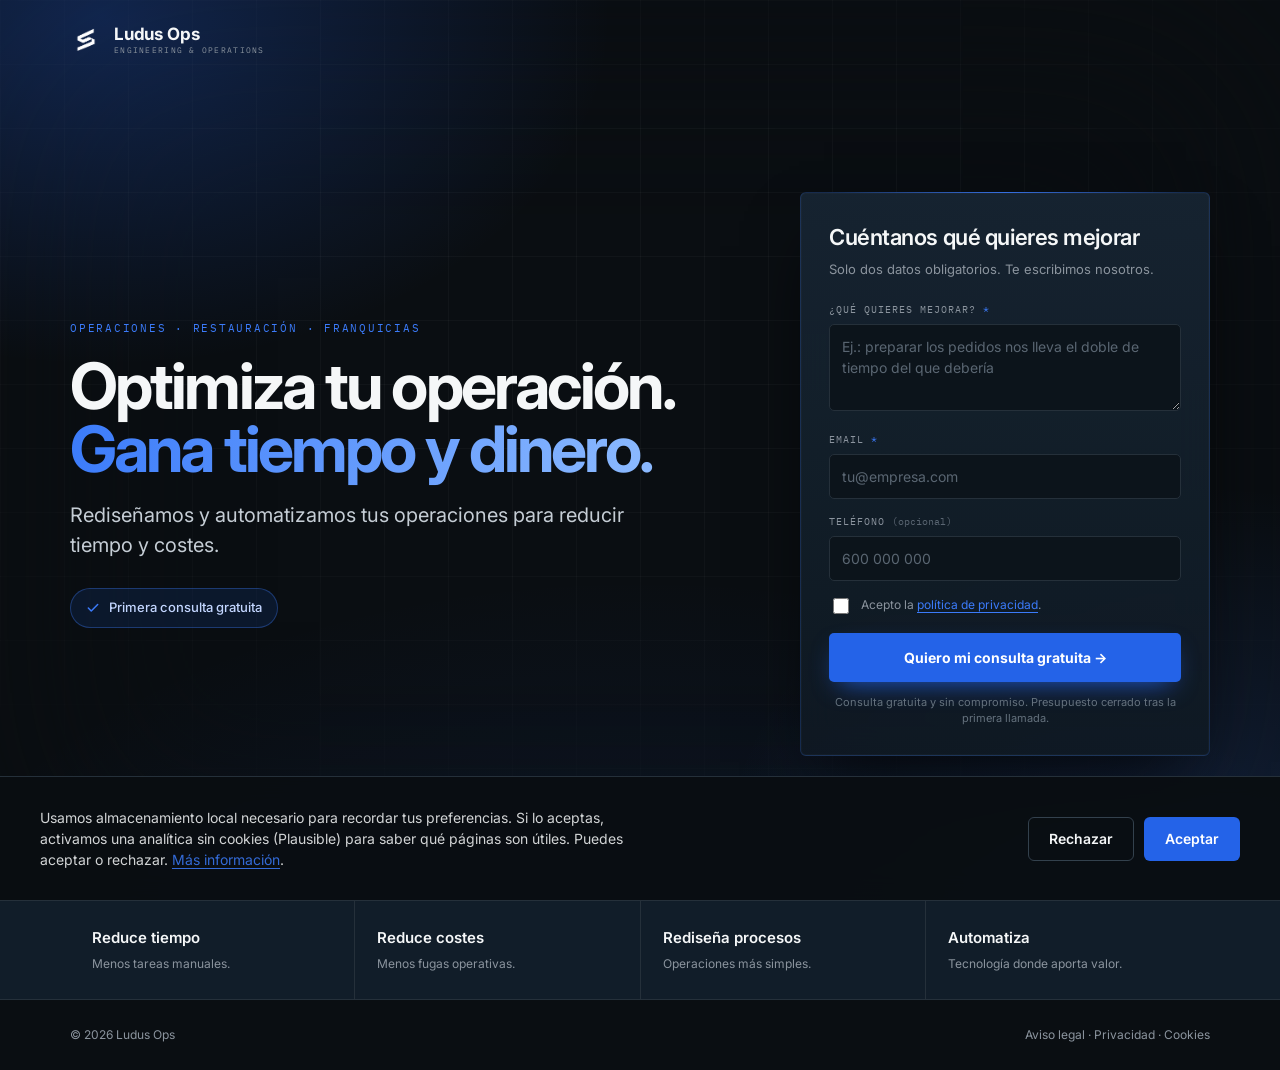
<file: landing.html>
<!doctype html>
<html lang="es">
<head>
  <meta charset="utf-8">
  <meta name="viewport" content="width=device-width,initial-scale=1">

  <title>Ludus Ops — Optimiza tu operación</title>
  <meta name="description" content="Rediseñamos y automatizamos las operaciones de restaurantes, cadenas y franquicias para reducir tiempo y costes. Primera consulta gratuita.">
  <meta name="robots" content="index, follow">
  <meta name="theme-color" content="#0A0E12">

  <meta property="og:type" content="website">
  <meta property="og:site_name" content="Ludus Ops">
  <meta property="og:locale" content="es_ES">
  <meta property="og:title" content="Ludus Ops — Optimiza tu operación">
  <meta property="og:description" content="Rediseñamos y automatizamos operaciones para reducir tiempo y costes. Primera consulta gratuita.">
  <meta property="og:url" content="https://ludusops.com/landing.html">
  <meta property="og:image" content="assets/landing-og.jpg">
  <meta name="twitter:card" content="summary_large_image">
  <meta name="twitter:title" content="Ludus Ops — Optimiza tu operación">
  <meta name="twitter:description" content="Rediseñamos y automatizamos operaciones para reducir tiempo y costes. Primera consulta gratuita.">
  <meta name="twitter:image" content="assets/landing-og.jpg">

  <link rel="alternate" hreflang="es" href="https://ludusops.com/landing.html">
  <link rel="alternate" hreflang="x-default" href="https://ludusops.com/landing.html">

  <link rel="icon" type="image/svg+xml" href="assets/favicon.svg">
  <link rel="preconnect" href="https://fonts.googleapis.com">
  <link rel="preconnect" href="https://fonts.gstatic.com" crossorigin>
  <link href="https://fonts.googleapis.com/css2?family=Inter:wght@400;500;600;700&family=IBM+Plex+Mono:wght@400;500&display=swap" rel="stylesheet">

  <style>
    :root{
      --bg:#0A0E12; --surface:#111D29; --accent:#2463E8; --accent-light:#3B7BFA;
      --fg:#F5F7F8; --fg-muted:#8B949E; --line:#25303A; --danger:#FF6B6B;
      --radius:6px; --ease:cubic-bezier(.16,1,.3,1);
      --font:'Inter',-apple-system,BlinkMacSystemFont,'Segoe UI',Helvetica,Arial,sans-serif;
      --mono:'IBM Plex Mono',ui-monospace,SFMono-Regular,Menlo,Consolas,monospace;
    }
    *{box-sizing:border-box}
    html{scroll-behavior:smooth}
    body{
      margin:0; background:var(--bg); color:var(--fg); font-family:var(--font);
      font-size:16px; line-height:1.5; -webkit-font-smoothing:antialiased;
    }
    a{color:inherit; text-decoration:none}
    .wrap{width:min(1140px,calc(100% - 40px)); margin:auto}

    /* ------------------------------ HEADER ------------------------------ */
    header{position:absolute; top:0; left:0; right:0; z-index:10; padding:24px 0}
    .logo{display:flex; align-items:center; gap:12px; flex:none}
    .logo__mark{height:32px; width:auto; flex:none; filter:brightness(0) invert(1)}
    .logo__text{display:flex; flex-direction:column; line-height:1.1}
    .logo__name{font-size:17px; font-weight:700; letter-spacing:-.01em}
    .logo__sub{font-family:var(--mono); font-size:8px; letter-spacing:.16em; text-transform:uppercase; color:var(--fg-muted); margin-top:2px}

    /* ------------------------------- HERO ------------------------------- */
    .hero{
      position:relative; min-height:100svh; display:flex; align-items:center;
      padding:124px 0 76px; overflow:hidden;
      box-shadow:inset 0 0 190px 50px rgba(10,14,18,.85);
    }
    .hero__bg{position:absolute; inset:0; z-index:0; pointer-events:none}
    .hero__bg::before{
      content:""; position:absolute; inset:0;
      background:
        radial-gradient(820px 560px at 8% 2%, rgba(36,99,232,.28), transparent 62%),
        radial-gradient(760px 620px at 94% 98%, rgba(59,123,250,.17), transparent 64%),
        radial-gradient(1100px 700px at 50% 120%, rgba(36,99,232,.12), transparent 72%);
    }
    .hero__bg::after{
      content:""; position:absolute; inset:0;
      background-image:
        linear-gradient(rgba(255,255,255,.032) 1px, transparent 1px),
        linear-gradient(90deg, rgba(255,255,255,.032) 1px, transparent 1px);
      background-size:64px 64px;
      -webkit-mask-image:radial-gradient(115% 85% at 50% 36%, #000 24%, transparent 76%);
      mask-image:radial-gradient(115% 85% at 50% 36%, #000 24%, transparent 76%);
    }
    .hero__grid{position:relative; z-index:1; display:grid; grid-template-columns:1fr 410px; gap:64px; align-items:center}

    .eyebrow{font-family:var(--mono); font-size:11px; letter-spacing:.16em; text-transform:uppercase; color:var(--accent-light); margin:0 0 18px}
    h1{font-size:clamp(38px,5.2vw,64px); line-height:.98; letter-spacing:-.045em; margin:0 0 20px; font-weight:700}
    h1 span{
      background:linear-gradient(100deg,#3B7BFA,#8CBAFF);
      -webkit-background-clip:text; background-clip:text; color:transparent;
    }
    .sub{font-size:clamp(17px,1.7vw,20px); line-height:1.5; color:#C5CDD5; max-width:560px; margin:0}
    .free{
      display:inline-flex; align-items:center; gap:9px; margin:28px 0 0;
      padding:9px 15px; border-radius:999px;
      background:rgba(36,99,232,.13); border:1px solid rgba(59,123,250,.34);
      color:#C3D6FF; font-size:13px; font-weight:500;
    }
    .free svg{color:var(--accent-light); flex:none}

    /* ------------------------------- FORM ------------------------------- */
    .card{
      position:relative; border-radius:var(--radius); padding:28px;
      background:linear-gradient(180deg,rgba(23,37,50,.94),rgba(15,25,35,.9));
      border:1px solid rgba(59,123,250,.2);
      box-shadow:0 30px 70px -24px rgba(0,0,0,.85), 0 0 0 1px rgba(255,255,255,.02) inset;
      backdrop-filter:blur(18px);
    }
    .card::before{
      content:""; position:absolute; left:24px; right:24px; top:-1px; height:1px;
      background:linear-gradient(90deg,transparent,rgba(59,123,250,.85),transparent);
    }
    .card h2{font-size:22px; letter-spacing:-.02em; margin:0 0 6px; font-weight:600}
    .card__sub{margin:0 0 22px; color:var(--fg-muted); font-size:13px}
    .field{display:block; margin-bottom:15px}
    .field label{display:block; font-family:var(--mono); font-size:10px; letter-spacing:.1em; text-transform:uppercase; color:var(--fg-muted); margin-bottom:7px}
    .req{color:var(--accent-light)}
    .opt{color:#5A6672; text-transform:none; letter-spacing:0}
    input,textarea{
      width:100%; background:#0C141B; color:var(--fg); border:1px solid var(--line);
      border-radius:5px; padding:11px 12px; font:inherit; font-size:14px;
      transition:border-color .18s var(--ease), box-shadow .18s var(--ease);
    }
    input::placeholder,textarea::placeholder{color:#5A6672}
    input:focus,textarea:focus{outline:none; border-color:var(--accent); box-shadow:0 0 0 3px rgba(36,99,232,.16)}
    textarea{resize:vertical; min-height:78px}
    .has-error{border-color:var(--danger)}
    .hp{position:absolute; left:-9999px; width:1px; height:1px; opacity:0}
    .check{display:flex; gap:9px; align-items:flex-start; font-size:12px; color:var(--fg-muted); margin:2px 0 16px; cursor:pointer; line-height:1.5}
    .check input{width:16px; height:16px; margin-top:2px; flex:none; accent-color:var(--accent)}
    .check a{color:var(--accent-light); text-decoration:underline; text-underline-offset:3px}
    .btn{
      display:flex; align-items:center; justify-content:center; width:100%;
      padding:14px 18px; background:var(--accent); color:#fff; border:0; border-radius:5px;
      font:inherit; font-size:14px; font-weight:700; cursor:pointer;
      box-shadow:0 10px 26px -10px rgba(36,99,232,.9);
      transition:background .18s var(--ease), transform .18s var(--ease);
    }
    .btn:hover{background:var(--accent-light); transform:translateY(-1px)}
    .btn:disabled{opacity:.6; cursor:default; transform:none}
    .card small{display:block; margin-top:12px; color:#65727E; font-size:11px; text-align:center}
    .form__error{color:var(--danger); font-size:12px; margin:0 0 12px; line-height:1.45}
    .form__error:empty{display:none}
    .is-hidden{display:none}
    .success{text-align:center; padding:14px 0}
    .success h2{font-size:24px; margin:0 0 10px}
    .success p{color:var(--fg-muted); font-size:14px; margin:0}

    /* ------------------------------- PROOF ------------------------------ */
    .proof{border-top:1px solid var(--line); border-bottom:1px solid var(--line); background:var(--surface)}
    .proof__grid{display:grid; grid-template-columns:repeat(4,1fr); gap:1px; background:var(--line)}
    .proof__grid > div{background:var(--surface); padding:26px 22px}
    .proof__grid b{display:block; font-size:15px; font-weight:600}
    .proof__grid span{display:block; color:var(--fg-muted); font-size:12px; margin-top:5px}

    /* ------------------------------ FOOTER ------------------------------ */
    footer{padding:26px 0; color:var(--fg-muted); font-size:12px}
    footer .wrap{display:flex; justify-content:space-between; gap:16px; flex-wrap:wrap}
    footer a:hover{color:var(--fg)}

    /* ---------------------------- RESPONSIVE ---------------------------- */
    @media(max-width:980px){
      .hero{min-height:0; padding:104px 0 56px; box-shadow:inset 0 0 120px 30px rgba(10,14,18,.8)}
      .hero__grid{grid-template-columns:1fr; gap:34px}
      .hero__bg::after{background-size:48px 48px}
      .proof__grid{grid-template-columns:1fr 1fr}
    }
    @media(max-width:560px){
      .wrap{width:calc(100% - 32px)}
      h1{font-size:33px}
      .sub{font-size:16px}
      .free{margin-top:22px; font-size:12px}
      .card{padding:22px}
      .proof__grid{grid-template-columns:1fr}
    }
    @media(prefers-reduced-motion:reduce){
      html{scroll-behavior:auto}
      *{transition:none!important}
    }
  </style>
</head>
<body data-no-drawer>

  <header>
    <div class="wrap">
      <a class="logo" href="index.html" aria-label="Ludus Ops — Inicio">
        <img class="logo__mark" src="assets/logo-mark.png" alt="" width="34" height="34">
        <span class="logo__text">
          <span class="logo__name">Ludus Ops</span>
          <span class="logo__sub">Engineering &amp; Operations</span>
        </span>
      </a>
    </div>
  </header>

  <main>
    <section class="hero">
      <div class="hero__bg" aria-hidden="true"></div>

      <div class="wrap hero__grid">
        <div>
          <p class="eyebrow">Operaciones · Restauración · Franquicias</p>
          <h1>Optimiza tu operación.<br><span>Gana tiempo y dinero.</span></h1>
          <p class="sub">Rediseñamos y automatizamos tus operaciones para reducir tiempo y costes.</p>
          <p class="free">
            <svg viewBox="0 0 24 24" width="14" height="14" fill="none" stroke="currentColor" stroke-width="2.6" stroke-linecap="round" stroke-linejoin="round" aria-hidden="true"><path d="M20 6 9 17l-5-5"/></svg>
            Primera consulta gratuita
          </p>
        </div>

        <div class="card">
          <form id="landingForm" novalidate>
            <h2>Cuéntanos qué quieres mejorar</h2>
            <p class="card__sub">Solo dos datos obligatorios. Te escribimos nosotros.</p>

            <div class="field">
              <label for="problema">¿Qué quieres mejorar? <span class="req">*</span></label>
              <textarea id="problema" name="problema" rows="3" required
                placeholder="Ej.: preparar los pedidos nos lleva el doble de tiempo del que debería"></textarea>
            </div>

            <div class="field">
              <label for="email">Email <span class="req">*</span></label>
              <input type="email" id="email" name="email" autocomplete="email" required placeholder="tu@empresa.com">
            </div>

            <div class="field">
              <label for="telefono">Teléfono <span class="opt">(opcional)</span></label>
              <input type="tel" id="telefono" name="telefono" autocomplete="tel" placeholder="600 000 000">
            </div>

            <input class="hp" type="text" name="_honey" tabindex="-1" autocomplete="off" aria-hidden="true">

            <label class="check">
              <input type="checkbox" name="privacidad" required>
              <span>Acepto la <a href="privacidad.html" target="_blank" rel="noopener">política de privacidad</a>.</span>
            </label>

            <p class="form__error" id="landingError" role="alert"></p>
            <button class="btn" type="submit" id="landingSubmit">Quiero mi consulta gratuita →</button>
            <small>Consulta gratuita y sin compromiso. Presupuesto cerrado tras la primera llamada.</small>
          </form>

          <div class="success is-hidden" id="landingSuccess" role="status" aria-live="polite">
            <h2>Recibido.</h2>
            <p>Te escribimos en menos de 24 horas laborables para entender tu operación.</p>
          </div>
        </div>
      </div>
    </section>

    <section class="proof">
      <div class="wrap proof__grid">
        <div><b>Reduce tiempo</b><span>Menos tareas manuales.</span></div>
        <div><b>Reduce costes</b><span>Menos fugas operativas.</span></div>
        <div><b>Rediseña procesos</b><span>Operaciones más simples.</span></div>
        <div><b>Automatiza</b><span>Tecnología donde aporta valor.</span></div>
      </div>
    </section>
  </main>

  <footer>
    <div class="wrap">
      <span>© <span id="year">2026</span> Ludus Ops</span>
      <span>
        <a href="aviso-legal.html">Aviso legal</a> ·
        <a href="privacidad.html">Privacidad</a> ·
        <a href="cookies.html">Cookies</a>
      </span>
    </div>
  </footer>

  <script src="script.js" defer></script>
  <script src="landing.js" defer></script>
</body>
</html>
</file>
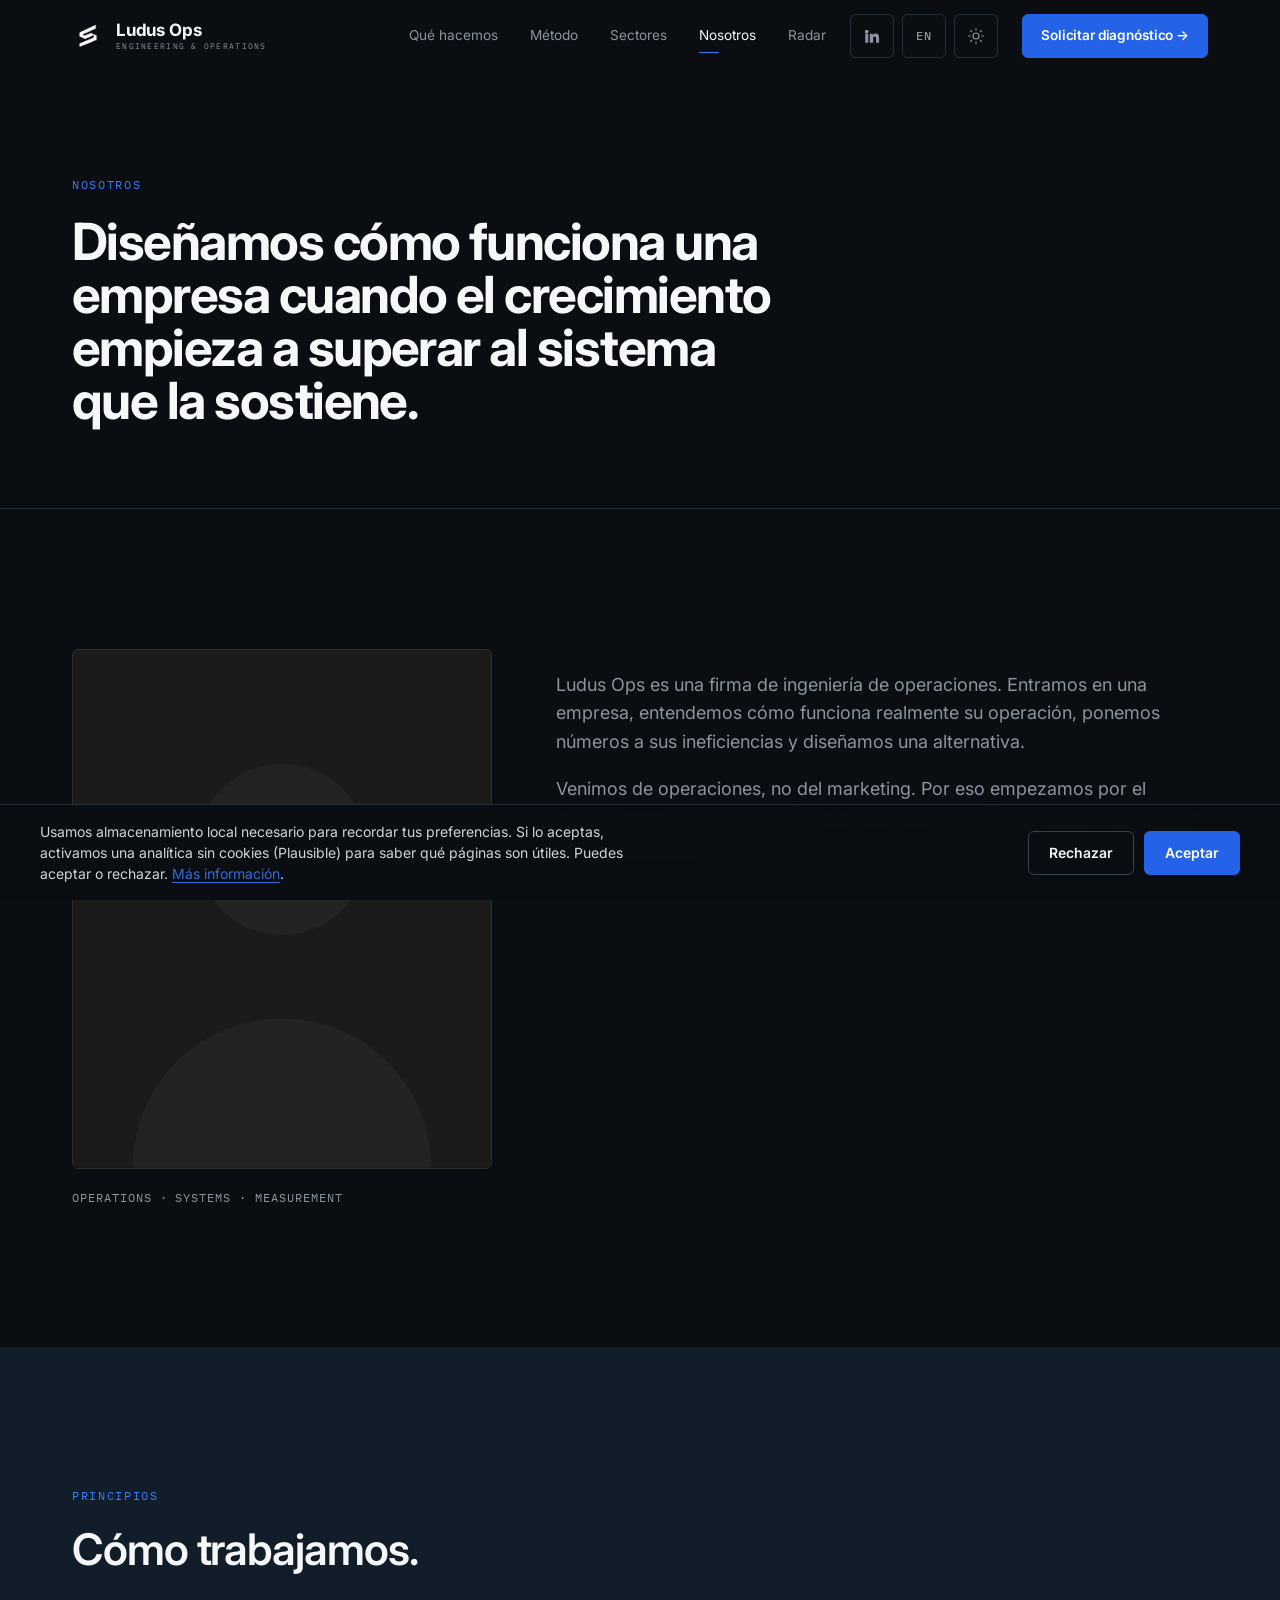
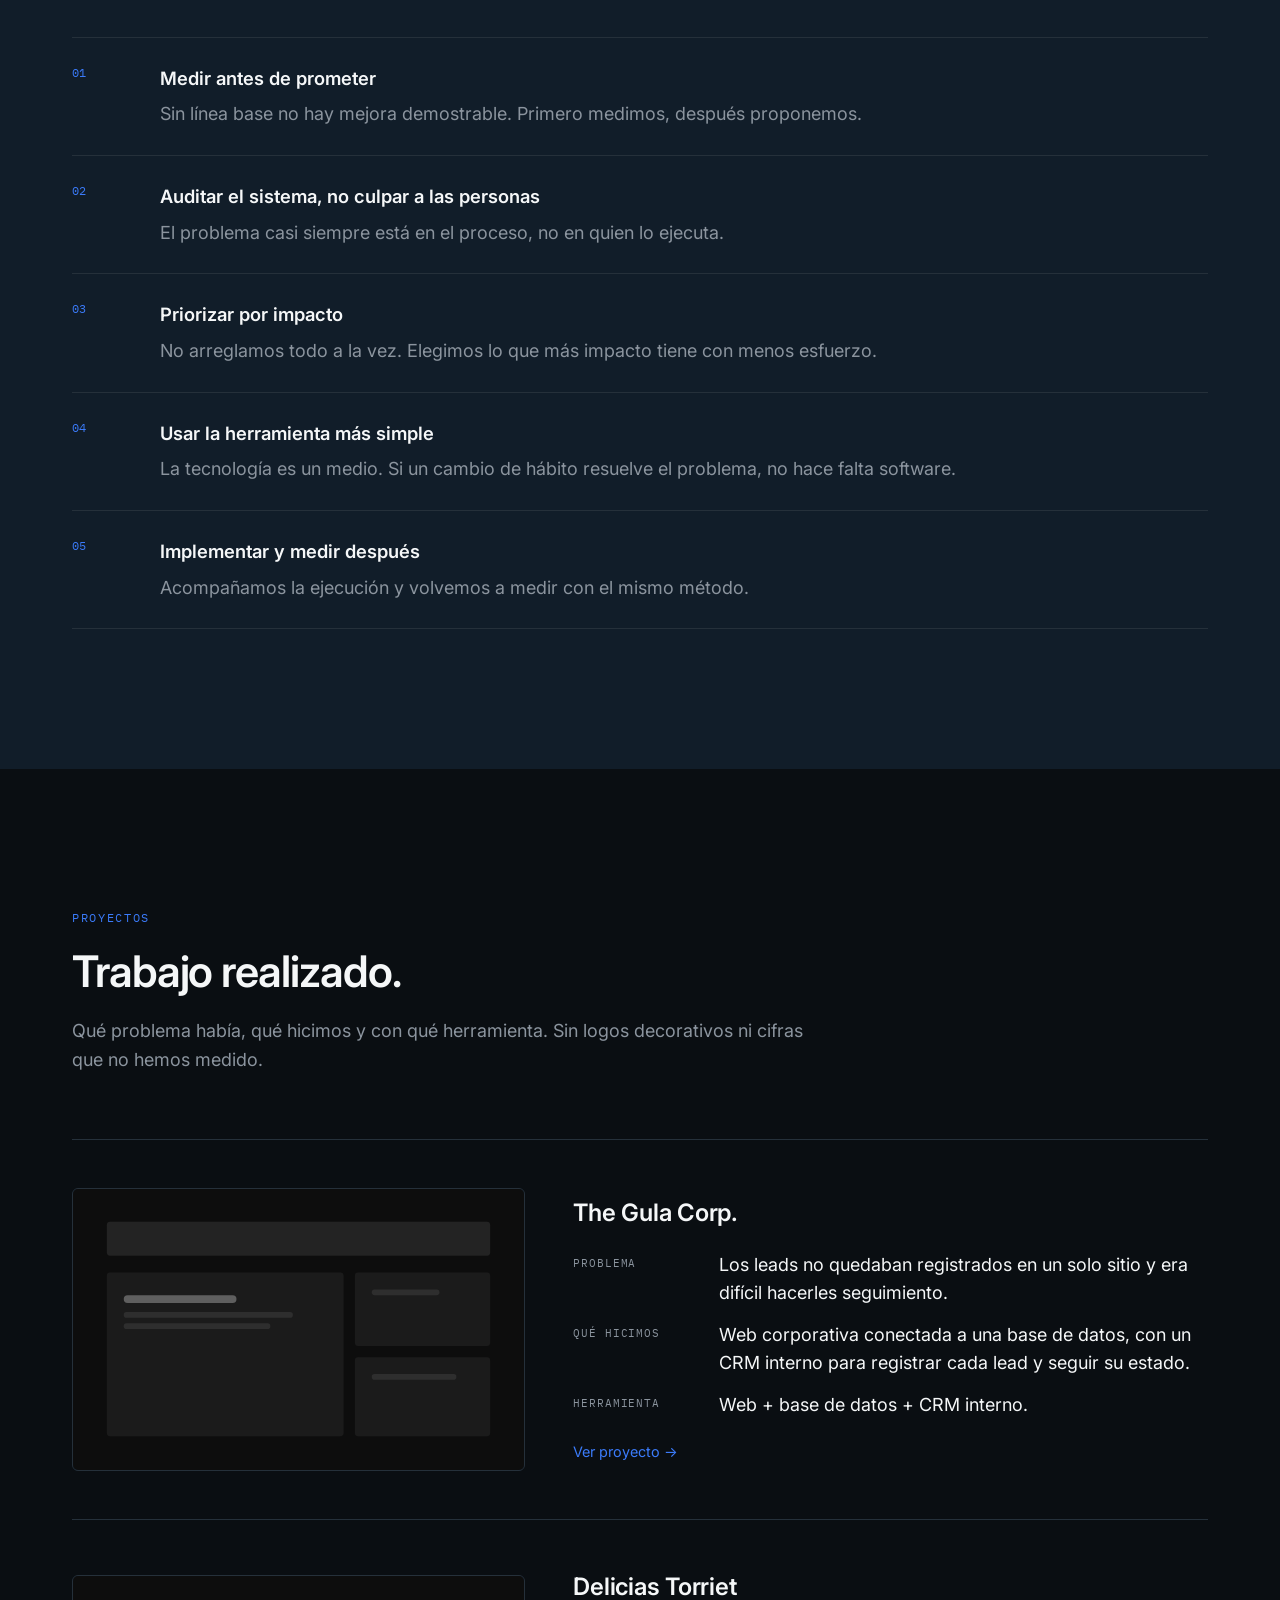
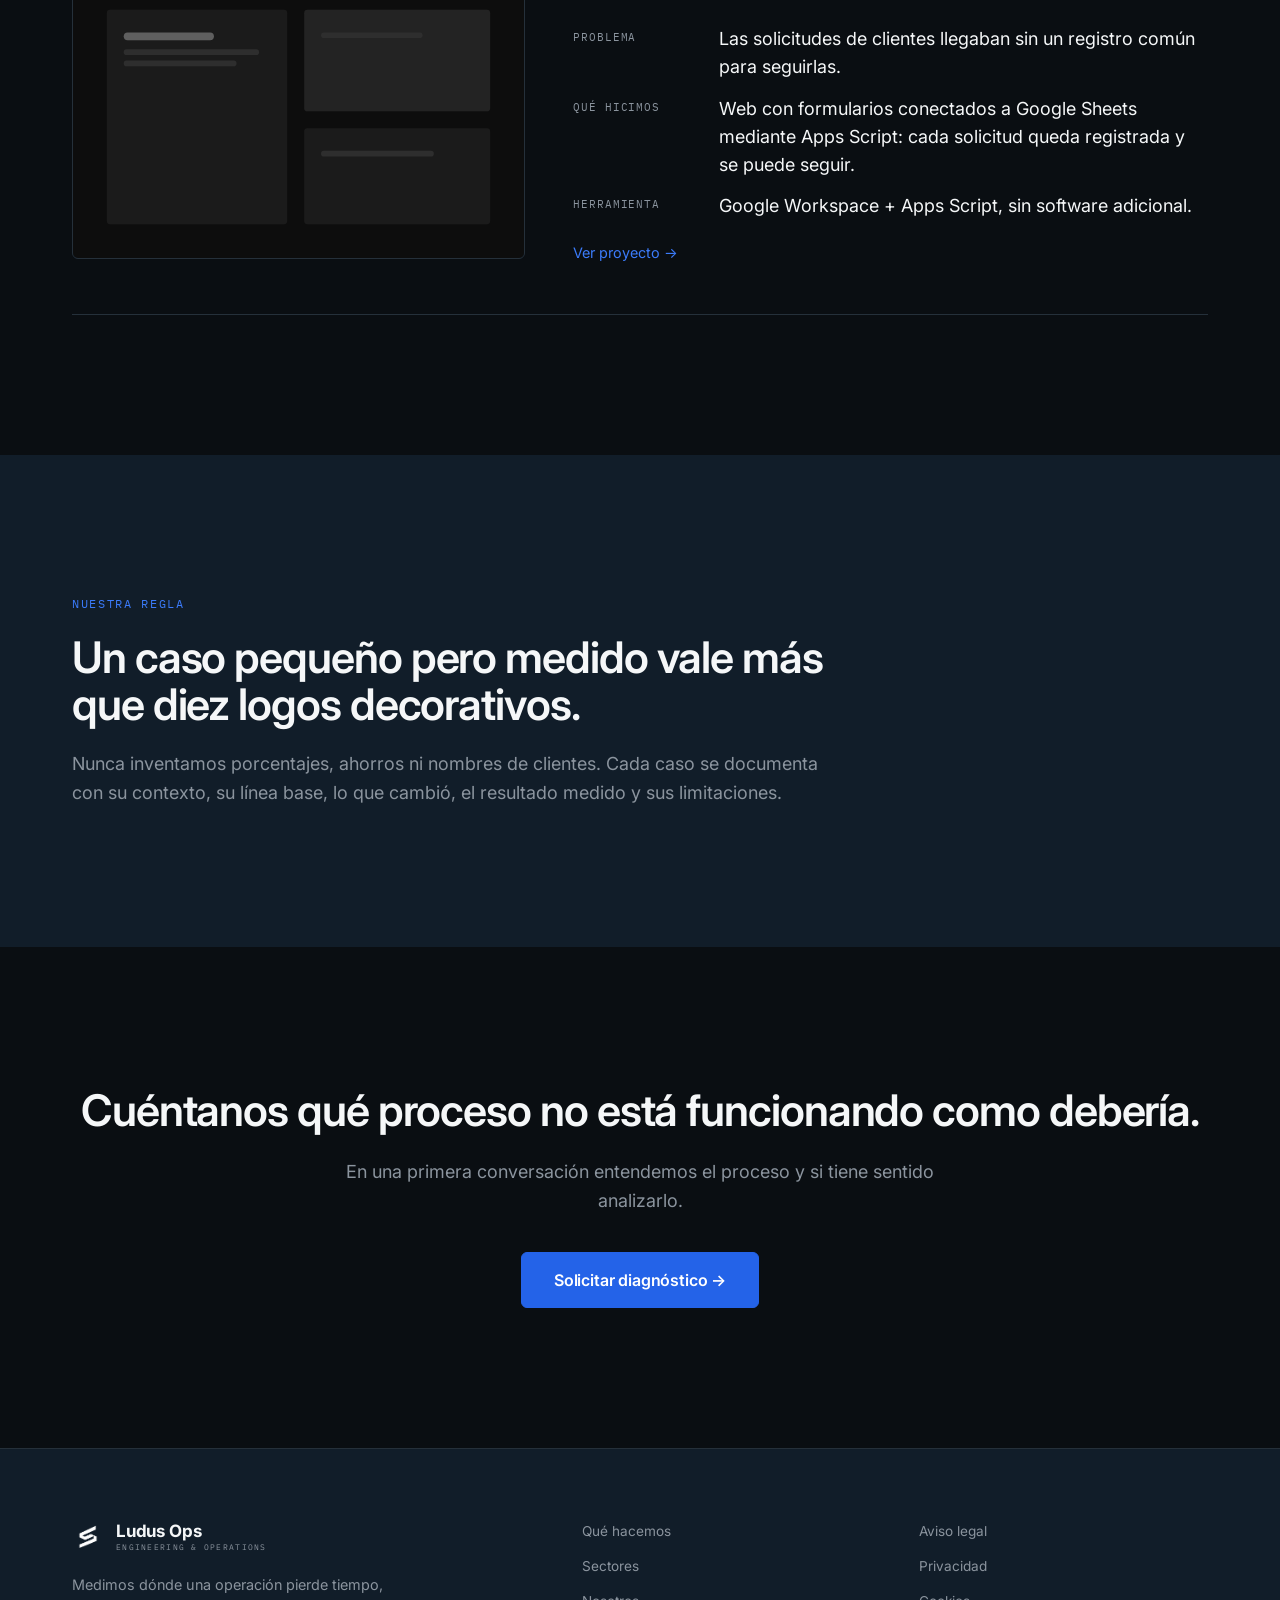
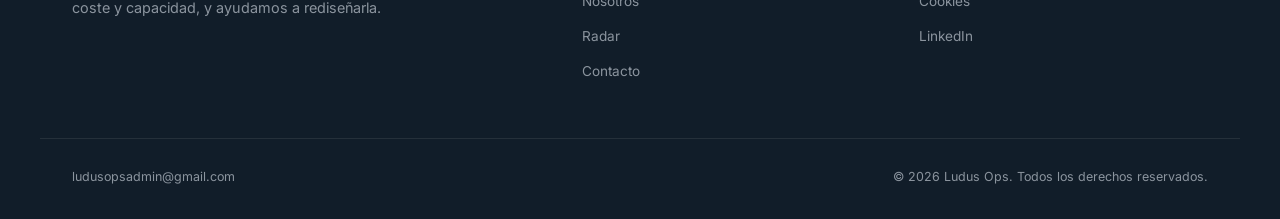
<file: nosotros.html>
<!DOCTYPE html>
<html lang="es">
<head>
  <meta charset="UTF-8" />
  <meta name="viewport" content="width=device-width, initial-scale=1.0" />

  <title>Nosotros — Ludus Ops</title>
  <meta name="description" content="Diseñamos cómo funciona una empresa cuando el crecimiento empieza a superar al sistema que la sostiene. Medir antes de prometer." />
  <meta name="robots" content="index, follow" />
  <meta name="theme-color" content="#0A0E12" />

  <meta property="og:type" content="website" />
  <meta property="og:site_name" content="Ludus Ops" />
  <meta property="og:locale" content="es_ES" />
  <meta property="og:title" content="Nosotros — Ludus Ops" />
  <meta property="og:description" content="Medir antes de prometer. Auditar el sistema, no culpar a las personas." />
  <meta property="og:url" content="https://ludusops.com/nosotros.html" />
  <meta property="og:image" content="assets/og-image.svg" />
  <meta name="twitter:card" content="summary_large_image" />
  <meta name="twitter:title" content="Nosotros — Ludus Ops" />
  <meta name="twitter:description" content="Medir antes de prometer. Auditar el sistema, no culpar a las personas." />
  <meta name="twitter:image" content="assets/og-image.svg" />

  <link rel="alternate" hreflang="es" href="https://ludusops.com/nosotros.html" />
  <link rel="alternate" hreflang="x-default" href="https://ludusops.com/nosotros.html" />

  <link rel="icon" type="image/svg+xml" href="assets/favicon.svg" />
  <link rel="preconnect" href="https://fonts.googleapis.com" />
  <link rel="preconnect" href="https://fonts.gstatic.com" crossorigin />
  <link href="https://fonts.googleapis.com/css2?family=Inter:wght@400;500;600;700&family=IBM+Plex+Mono:wght@400;500&display=swap" rel="stylesheet" />
  <link rel="stylesheet" href="style.css" />
  <script>(function(){var d=document.documentElement;try{d.setAttribute('data-theme',localStorage.getItem('ludus-theme')==='light'?'light':'dark');if(localStorage.getItem('ludus-lang')==='en'){d.classList.add('i18n-pending');setTimeout(function(){d.classList.remove('i18n-pending');},1500);}}catch(e){d.setAttribute('data-theme','dark');}})();</script>
</head>
<body>
  <a class="skip-link" href="#contenido">Saltar al contenido</a>

  <!-- ============================= NAVBAR ============================= -->
  <header class="nav" id="nav">
    <div class="container nav__inner">
      <a class="logo" href="index.html" aria-label="Ludus Ops — Inicio">
        <img class="logo__mark" src="assets/logo-mark.png" alt="" width="34" height="34" />
        <span class="logo__text">
          <span class="logo__name">Ludus Ops</span>
          <span class="logo__sub">Engineering &amp; Operations</span>
        </span>
      </a>

      <nav class="nav__links" id="navLinks" aria-label="Navegación principal">
        <a href="que-hacemos.html">Qué hacemos</a>
        <a href="que-hacemos.html#metodo">Método</a>
        <a href="sectores.html">Sectores</a>
        <a href="nosotros.html" class="is-active" aria-current="page">Nosotros</a>
        <a href="blog.html">Radar</a>
        <a class="btn btn--primary nav__cta nav__cta--mobile" href="contacto.html">Solicitar diagnóstico →</a>
      </nav>

      <div class="nav__tools">
        <button class="nav__tool" id="langToggle" type="button" lang="en" aria-label="Switch to English">EN</button>
        <button class="nav__tool" id="themeToggle" type="button" aria-label="Activar modo claro">
          <svg class="icon-sun" viewBox="0 0 24 24" width="18" height="18" fill="none" stroke="currentColor" stroke-width="1.6" stroke-linecap="round" aria-hidden="true"><circle cx="12" cy="12" r="4"/><path d="M12 2v2M12 20v2M4.9 4.9l1.4 1.4M17.7 17.7l1.4 1.4M2 12h2M20 12h2M4.9 19.1l1.4-1.4M17.7 6.3l1.4-1.4"/></svg>
          <svg class="icon-moon" viewBox="0 0 24 24" width="18" height="18" fill="none" stroke="currentColor" stroke-width="1.6" stroke-linecap="round" stroke-linejoin="round" aria-hidden="true"><path d="M20 14.5A8 8 0 0 1 9.5 4a8 8 0 1 0 10.5 10.5z"/></svg>
        </button>
      </div>

      <a class="btn btn--primary nav__cta nav__cta--desktop" href="contacto.html">Solicitar diagnóstico →</a>

      <button class="nav__toggle" id="navToggle" type="button" aria-expanded="false" aria-controls="navLinks" aria-label="Abrir menú">
        <span></span><span></span><span></span>
      </button>
    </div>
  </header>

  <main id="contenido">
    <!-- ============================= PAGE HERO ============================= -->
    <section class="page-hero">
      <div class="container">
        <p class="eyebrow">NOSOTROS</p>
        <h1 class="page-hero__title">Diseñamos cómo funciona una empresa cuando el crecimiento empieza a superar al sistema que la sostiene.</h1>
      </div>
    </section>

    <!-- ============================= BIO ============================= -->
    <section class="section">
      <div class="container">
        <div class="bio" data-reveal>
          <div>
            <img class="bio__photo" src="assets/retrato.svg" alt="Retrato del equipo de Ludus Ops" width="420" height="520" />
            <p class="bio__meta">Operations · Systems · Measurement</p>
          </div>
          <div class="bio__text">
            <p class="lead">
              Ludus Ops es una firma de ingeniería de operaciones. Entramos en una
              empresa, entendemos cómo funciona realmente su operación, ponemos números
              a sus ineficiencias y diseñamos una alternativa.
            </p>
            <p class="lead">
              Venimos de operaciones, no del marketing. Por eso empezamos por el proceso
              y no por la herramienta, y por eso nos quedamos hasta comprobar si la
              mejora funcionó.
            </p>
          </div>
        </div>
      </div>
    </section>

    <!-- ============================= PRINCIPIOS ============================= -->
    <section class="section section--surface">
      <div class="container">
        <div class="section__head">
          <p class="eyebrow">PRINCIPIOS</p>
          <h2 class="h2">Cómo trabajamos.</h2>
        </div>

        <div data-reveal-group>
          <div class="principle" data-reveal="left">
            <span class="principle__num">01</span>
            <div>
              <h3 class="principle__title">Medir antes de prometer</h3>
              <p class="principle__text">Sin línea base no hay mejora demostrable. Primero medimos, después proponemos.</p>
            </div>
          </div>
          <div class="principle" data-reveal="left">
            <span class="principle__num">02</span>
            <div>
              <h3 class="principle__title">Auditar el sistema, no culpar a las personas</h3>
              <p class="principle__text">El problema casi siempre está en el proceso, no en quien lo ejecuta.</p>
            </div>
          </div>
          <div class="principle" data-reveal="left">
            <span class="principle__num">03</span>
            <div>
              <h3 class="principle__title">Priorizar por impacto</h3>
              <p class="principle__text">No arreglamos todo a la vez. Elegimos lo que más impacto tiene con menos esfuerzo.</p>
            </div>
          </div>
          <div class="principle" data-reveal="left">
            <span class="principle__num">04</span>
            <div>
              <h3 class="principle__title">Usar la herramienta más simple</h3>
              <p class="principle__text">La tecnología es un medio. Si un cambio de hábito resuelve el problema, no hace falta software.</p>
            </div>
          </div>
          <div class="principle" data-reveal="left">
            <span class="principle__num">05</span>
            <div>
              <h3 class="principle__title">Implementar y medir después</h3>
              <p class="principle__text">Acompañamos la ejecución y volvemos a medir con el mismo método.</p>
            </div>
          </div>
        </div>
      </div>
    </section>

    <!-- ============================= PROYECTOS ============================= -->
    <section class="section" id="proyectos">
      <div class="container">
        <div class="section__head">
          <p class="eyebrow">PROYECTOS</p>
          <h2 class="h2">Trabajo realizado.</h2>
          <p class="lead">
            Qué problema había, qué hicimos y con qué herramienta. Sin logos decorativos
            ni cifras que no hemos medido.
          </p>
        </div>

        <div data-reveal-group>
          <article class="project" data-reveal>
            <a class="project__media" href="https://thegulacor.com" target="_blank" rel="noopener">
              <img src="assets/proyecto-gulacor.svg" alt="Proyecto The Gula Corp." loading="lazy" />
            </a>
            <div>
              <h3 class="project__title">The Gula Corp.</h3>
              <dl class="project__facts">
                <div class="project__fact"><dt>Problema</dt><dd>Los leads no quedaban registrados en un solo sitio y era difícil hacerles seguimiento.</dd></div>
                <div class="project__fact"><dt>Qué hicimos</dt><dd>Web corporativa conectada a una base de datos, con un CRM interno para registrar cada lead y seguir su estado.</dd></div>
                <div class="project__fact"><dt>Herramienta</dt><dd>Web + base de datos + CRM interno.</dd></div>
              </dl>
              <a class="project__link" href="https://thegulacor.com" target="_blank" rel="noopener">Ver proyecto →</a>
            </div>
          </article>

          <article class="project" data-reveal>
            <a class="project__media" href="https://deliciastorriet.com" target="_blank" rel="noopener">
              <img src="assets/proyecto-torriet.svg" alt="Proyecto Delicias Torriet" loading="lazy" />
            </a>
            <div>
              <h3 class="project__title">Delicias Torriet</h3>
              <dl class="project__facts">
                <div class="project__fact"><dt>Problema</dt><dd>Las solicitudes de clientes llegaban sin un registro común para seguirlas.</dd></div>
                <div class="project__fact"><dt>Qué hicimos</dt><dd>Web con formularios conectados a Google Sheets mediante Apps Script: cada solicitud queda registrada y se puede seguir.</dd></div>
                <div class="project__fact"><dt>Herramienta</dt><dd>Google Workspace + Apps Script, sin software adicional.</dd></div>
              </dl>
              <a class="project__link" href="https://deliciastorriet.com" target="_blank" rel="noopener">Ver proyecto →</a>
            </div>
          </article>
        </div>
      </div>
    </section>

    <!-- ============================= REGLA ============================= -->
    <section class="section section--surface">
      <div class="container">
        <div class="section__head" style="margin-bottom: 0;">
          <p class="eyebrow">NUESTRA REGLA</p>
          <h2 class="h2">Un caso pequeño pero medido vale más que diez logos decorativos.</h2>
          <p class="lead">
            Nunca inventamos porcentajes, ahorros ni nombres de clientes. Cada caso se
            documenta con su contexto, su línea base, lo que cambió, el resultado medido
            y sus limitaciones.
          </p>
        </div>
      </div>
    </section>

    <!-- ============================= CTA FINAL ============================= -->
    <section class="cta-final">
      <div class="container">
        <h2 class="h2" data-reveal>Cuéntanos qué proceso no está funcionando como debería.</h2>
        <p class="lead" data-reveal>En una primera conversación entendemos el proceso y si tiene sentido analizarlo.</p>
        <a class="btn btn--primary btn--lg" href="contacto.html" data-reveal>Solicitar diagnóstico →</a>
      </div>
    </section>
  </main>

  <!-- ============================= FOOTER ============================= -->
  <footer class="footer">
    <div class="container footer__inner">
      <div class="footer__brand">
        <a class="logo" href="index.html" aria-label="Ludus Ops — Inicio">
          <img class="logo__mark" src="assets/logo-mark.png" alt="" width="34" height="34" />
          <span class="logo__text">
            <span class="logo__name">Ludus Ops</span>
            <span class="logo__sub">Engineering &amp; Operations</span>
          </span>
        </a>
        <p class="footer__tagline">Medimos dónde una operación pierde tiempo, coste y capacidad, y ayudamos a rediseñarla.</p>
      </div>

      <nav class="footer__nav" aria-label="Navegación de pie de página">
        <a href="que-hacemos.html">Qué hacemos</a>
        <a href="sectores.html">Sectores</a>
        <a href="nosotros.html">Nosotros</a>
        <a href="blog.html">Radar</a>
        <a href="contacto.html">Contacto</a>
      </nav>

      <div class="footer__legal">
        <a href="aviso-legal.html">Aviso legal</a>
        <a href="privacidad.html">Privacidad</a>
        <a href="cookies.html">Cookies</a>
      </div>
    </div>

    <div class="container footer__bottom">
      <p class="footer__mail"><a href="mailto:ludusopsadmin@gmail.com">ludusopsadmin@gmail.com</a></p>
      <p class="footer__copy">© <span id="year">2026</span> Ludus Ops. Todos los derechos reservados.</p>
    </div>
  </footer>

  <script src="i18n.js" defer></script>
  <script src="script.js" defer></script>
</body>
</html>
</file>
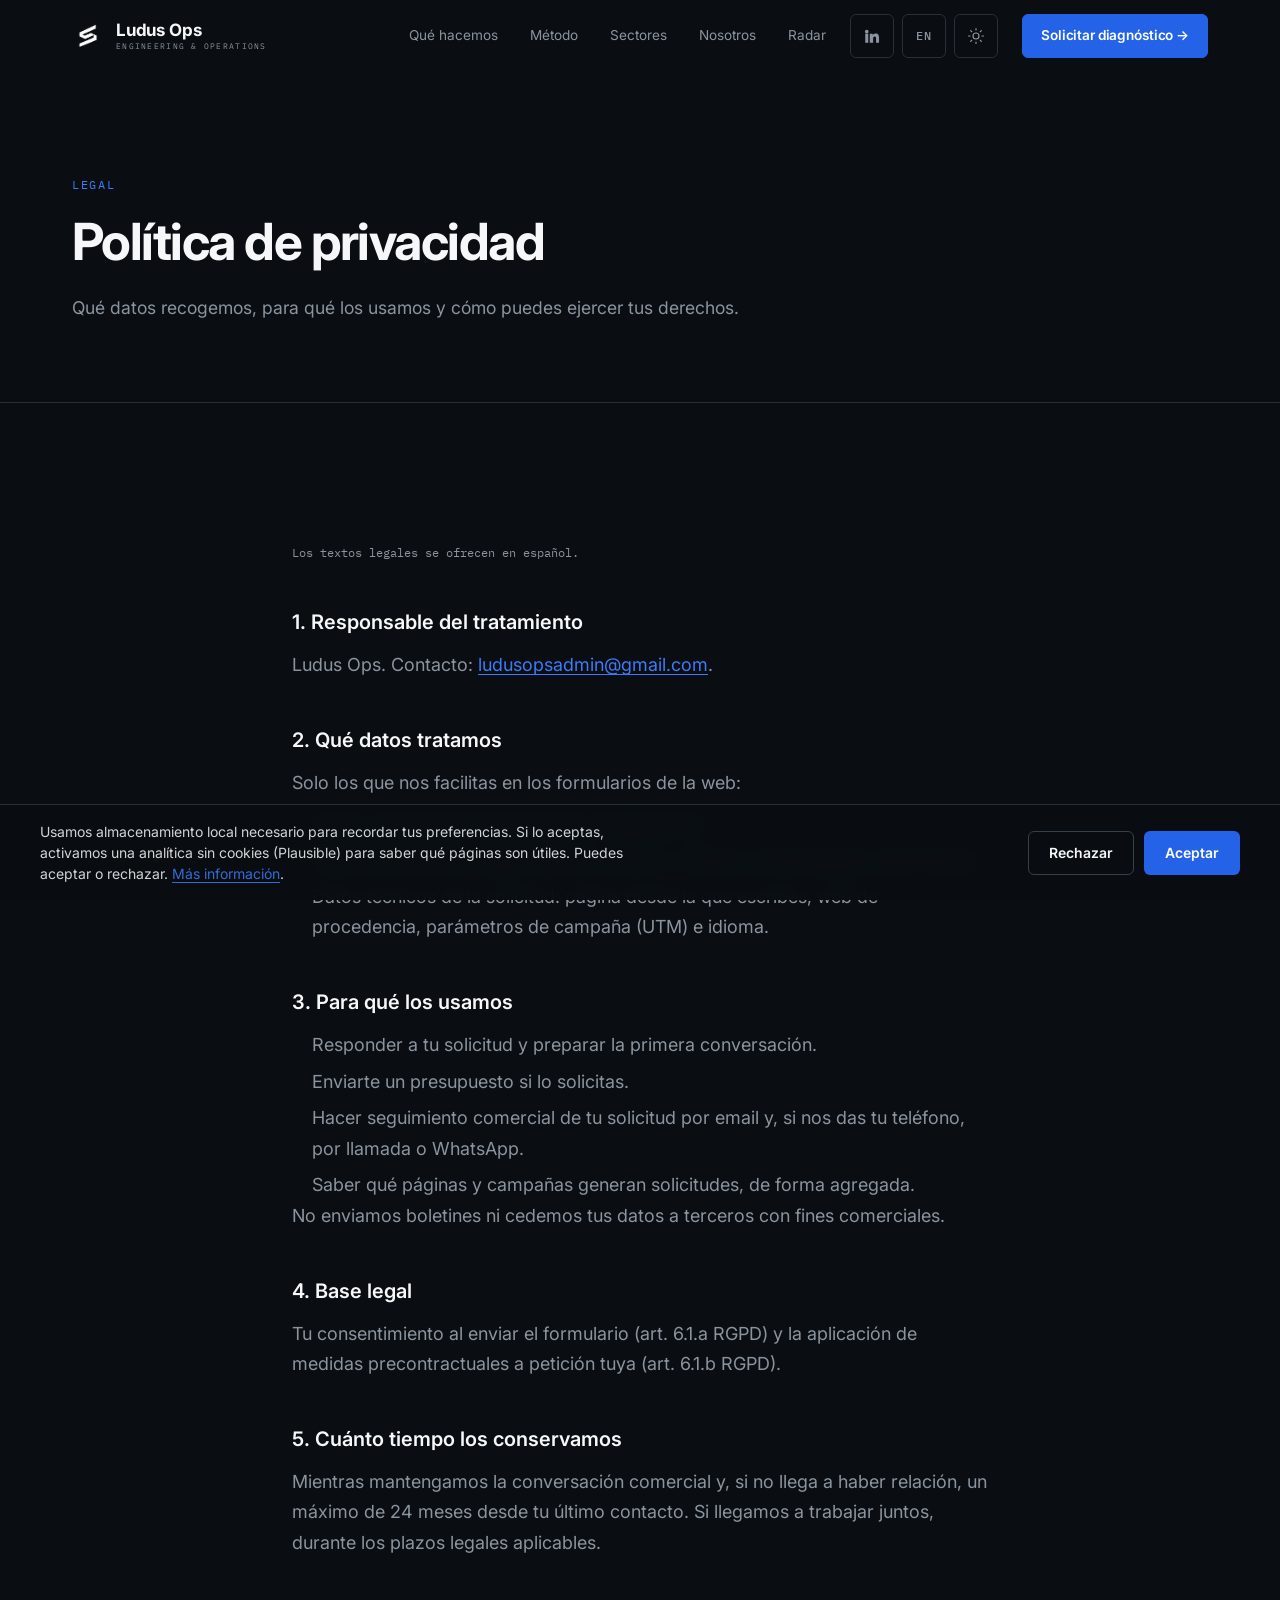
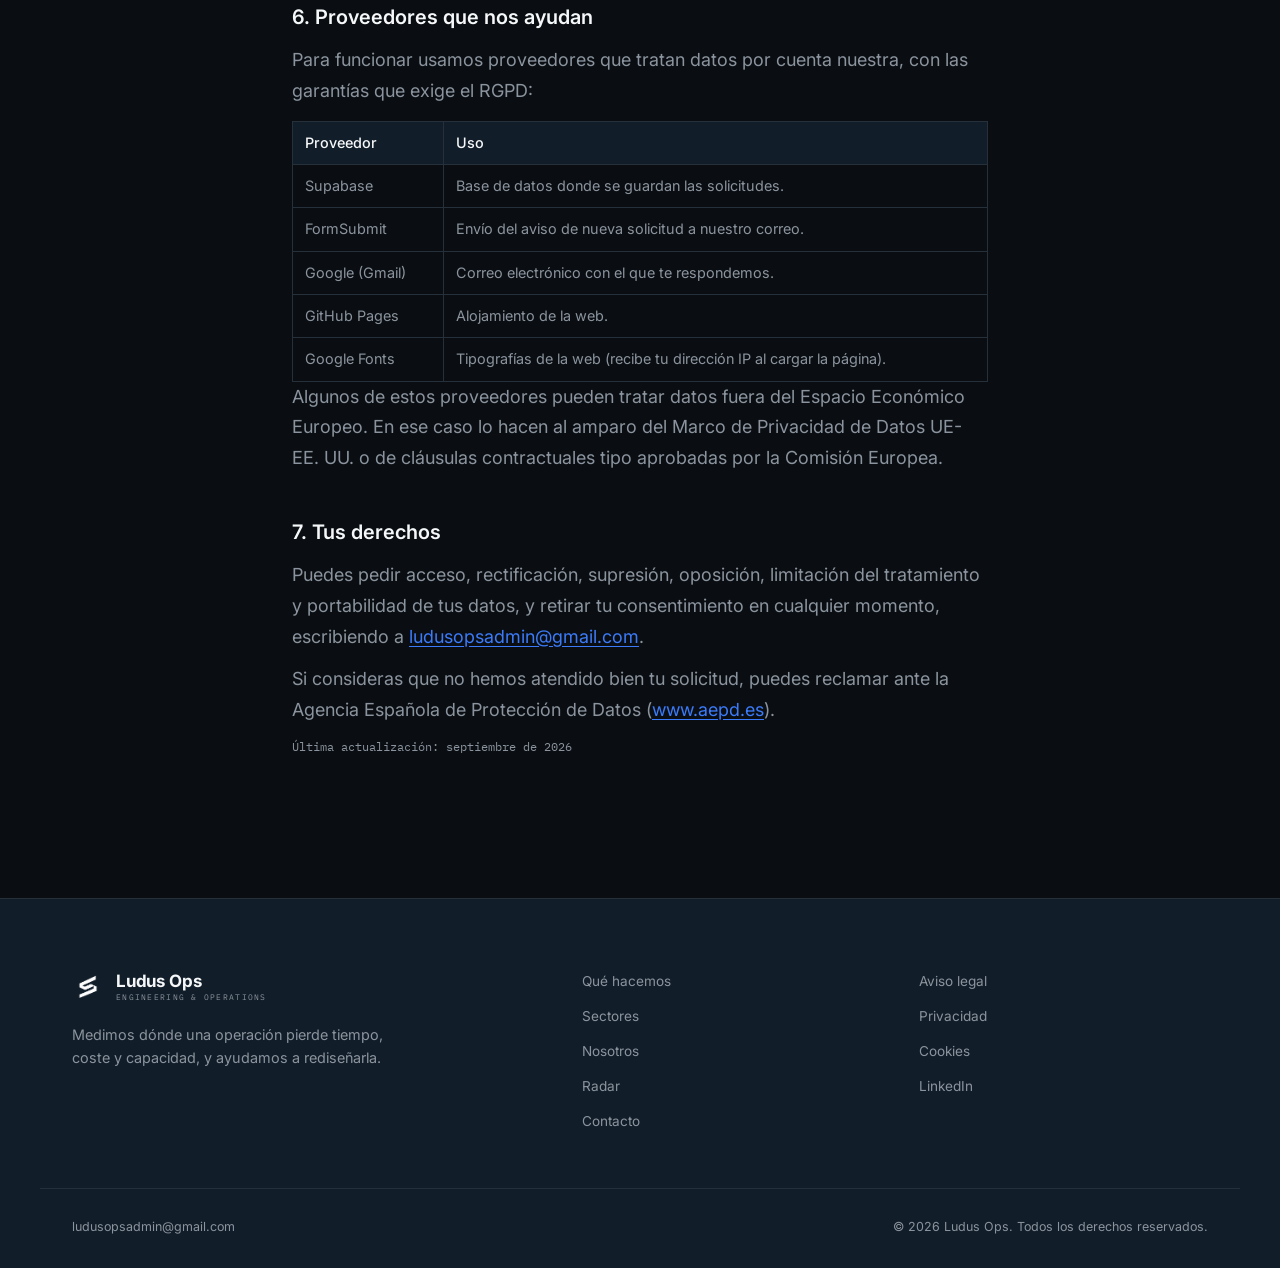
<file: privacidad.html>
<!DOCTYPE html>
<html lang="es">
<head>
  <meta charset="UTF-8" />
  <meta name="viewport" content="width=device-width, initial-scale=1.0" />

  <title>Política de privacidad — Ludus Ops</title>
  <meta name="description" content="Cómo trata Ludus Ops los datos personales que recibe a través de su web." />
  <meta name="robots" content="noindex, follow" />
  <meta name="theme-color" content="#0A0E12" />

  <link rel="icon" type="image/svg+xml" href="assets/favicon.svg" />
  <link rel="preconnect" href="https://fonts.googleapis.com" />
  <link rel="preconnect" href="https://fonts.gstatic.com" crossorigin />
  <link href="https://fonts.googleapis.com/css2?family=Inter:wght@400;500;600;700&family=IBM+Plex+Mono:wght@400;500&display=swap" rel="stylesheet" />
  <link rel="stylesheet" href="style.css" />
  <script>(function(){var d=document.documentElement;try{d.setAttribute('data-theme',localStorage.getItem('ludus-theme')==='light'?'light':'dark');if(localStorage.getItem('ludus-lang')==='en'){d.classList.add('i18n-pending');setTimeout(function(){d.classList.remove('i18n-pending');},1500);}}catch(e){d.setAttribute('data-theme','dark');}})();</script>
</head>
<body>
  <a class="skip-link" href="#contenido">Saltar al contenido</a>

  <!-- ============================= NAVBAR ============================= -->
  <header class="nav" id="nav">
    <div class="container nav__inner">
      <a class="logo" href="index.html" aria-label="Ludus Ops — Inicio">
        <img class="logo__mark" src="assets/logo-mark.png" alt="" width="34" height="34" />
        <span class="logo__text">
          <span class="logo__name">Ludus Ops</span>
          <span class="logo__sub">Engineering &amp; Operations</span>
        </span>
      </a>

      <nav class="nav__links" id="navLinks" aria-label="Navegación principal">
        <a href="que-hacemos.html">Qué hacemos</a>
        <a href="que-hacemos.html#metodo">Método</a>
        <a href="sectores.html">Sectores</a>
        <a href="nosotros.html">Nosotros</a>
        <a href="blog.html">Radar</a>
        <a class="btn btn--primary nav__cta nav__cta--mobile" href="contacto.html">Solicitar diagnóstico →</a>
      </nav>

      <div class="nav__tools">
        <button class="nav__tool" id="langToggle" type="button" lang="en" aria-label="Switch to English">EN</button>
        <button class="nav__tool" id="themeToggle" type="button" aria-label="Activar modo claro">
          <svg class="icon-sun" viewBox="0 0 24 24" width="18" height="18" fill="none" stroke="currentColor" stroke-width="1.6" stroke-linecap="round" aria-hidden="true"><circle cx="12" cy="12" r="4"/><path d="M12 2v2M12 20v2M4.9 4.9l1.4 1.4M17.7 17.7l1.4 1.4M2 12h2M20 12h2M4.9 19.1l1.4-1.4M17.7 6.3l1.4-1.4"/></svg>
          <svg class="icon-moon" viewBox="0 0 24 24" width="18" height="18" fill="none" stroke="currentColor" stroke-width="1.6" stroke-linecap="round" stroke-linejoin="round" aria-hidden="true"><path d="M20 14.5A8 8 0 0 1 9.5 4a8 8 0 1 0 10.5 10.5z"/></svg>
        </button>
      </div>

      <a class="btn btn--primary nav__cta nav__cta--desktop" href="contacto.html">Solicitar diagnóstico →</a>

      <button class="nav__toggle" id="navToggle" type="button" aria-expanded="false" aria-controls="navLinks" aria-label="Abrir menú">
        <span></span><span></span><span></span>
      </button>
    </div>
  </header>

  <main id="contenido">
    <section class="page-hero">
      <div class="container">
        <p class="eyebrow">LEGAL</p>
        <h1 class="page-hero__title">Política de privacidad</h1>
        <p class="page-hero__text">Qué datos recogemos, para qué los usamos y cómo puedes ejercer tus derechos.</p>
      </div>
    </section>

    <section class="section">
      <div class="container legal">
        <p class="legal__updated" style="margin-top: 0;">Los textos legales se ofrecen en español.</p>

        <h2>1. Responsable del tratamiento</h2>
        <p>Ludus Ops. Contacto: <a href="mailto:ludusopsadmin@gmail.com">ludusopsadmin@gmail.com</a>.</p>

        <h2>2. Qué datos tratamos</h2>
        <p>Solo los que nos facilitas en los formularios de la web:</p>
        <ul>
          <li>Email y descripción del problema (obligatorios).</li>
          <li>Nombre, empresa, cargo, teléfono, sector y número de empleados (opcionales).</li>
          <li>Datos técnicos de la solicitud: página desde la que escribes, web de procedencia, parámetros de campaña (UTM) e idioma.</li>
        </ul>

        <h2>3. Para qué los usamos</h2>
        <ul>
          <li>Responder a tu solicitud y preparar la primera conversación.</li>
          <li>Enviarte un presupuesto si lo solicitas.</li>
          <li>Hacer seguimiento comercial de tu solicitud por email y, si nos das tu teléfono, por llamada o WhatsApp.</li>
          <li>Saber qué páginas y campañas generan solicitudes, de forma agregada.</li>
        </ul>
        <p>No enviamos boletines ni cedemos tus datos a terceros con fines comerciales.</p>

        <h2>4. Base legal</h2>
        <p>Tu consentimiento al enviar el formulario (art. 6.1.a RGPD) y la aplicación de medidas precontractuales a petición tuya (art. 6.1.b RGPD).</p>

        <h2>5. Cuánto tiempo los conservamos</h2>
        <p>Mientras mantengamos la conversación comercial y, si no llega a haber relación, un máximo de 24 meses desde tu último contacto. Si llegamos a trabajar juntos, durante los plazos legales aplicables.</p>

        <h2>6. Proveedores que nos ayudan</h2>
        <p>Para funcionar usamos proveedores que tratan datos por cuenta nuestra, con las garantías que exige el RGPD:</p>
        <table>
          <thead><tr><th>Proveedor</th><th>Uso</th></tr></thead>
          <tbody>
            <tr><td>Supabase</td><td>Base de datos donde se guardan las solicitudes.</td></tr>
            <tr><td>FormSubmit</td><td>Envío del aviso de nueva solicitud a nuestro correo.</td></tr>
            <tr><td>Google (Gmail)</td><td>Correo electrónico con el que te respondemos.</td></tr>
            <tr><td>GitHub Pages</td><td>Alojamiento de la web.</td></tr>
            <tr><td>Google Fonts</td><td>Tipografías de la web (recibe tu dirección IP al cargar la página).</td></tr>
          </tbody>
        </table>
        <p>Algunos de estos proveedores pueden tratar datos fuera del Espacio Económico Europeo. En ese caso lo hacen al amparo del Marco de Privacidad de Datos UE-EE. UU. o de cláusulas contractuales tipo aprobadas por la Comisión Europea.</p>

        <h2>7. Tus derechos</h2>
        <p>Puedes pedir acceso, rectificación, supresión, oposición, limitación del tratamiento y portabilidad de tus datos, y retirar tu consentimiento en cualquier momento, escribiendo a <a href="mailto:ludusopsadmin@gmail.com">ludusopsadmin@gmail.com</a>.</p>
        <p>Si consideras que no hemos atendido bien tu solicitud, puedes reclamar ante la Agencia Española de Protección de Datos (<a href="https://www.aepd.es" target="_blank" rel="noopener">www.aepd.es</a>).</p>

        <p class="legal__updated">Última actualización: septiembre de 2026</p>
      </div>
    </section>
  </main>

  <!-- ============================= FOOTER ============================= -->
  <footer class="footer">
    <div class="container footer__inner">
      <div class="footer__brand">
        <a class="logo" href="index.html" aria-label="Ludus Ops — Inicio">
          <img class="logo__mark" src="assets/logo-mark.png" alt="" width="34" height="34" />
          <span class="logo__text">
            <span class="logo__name">Ludus Ops</span>
            <span class="logo__sub">Engineering &amp; Operations</span>
          </span>
        </a>
        <p class="footer__tagline">Medimos dónde una operación pierde tiempo, coste y capacidad, y ayudamos a rediseñarla.</p>
      </div>

      <nav class="footer__nav" aria-label="Navegación de pie de página">
        <a href="que-hacemos.html">Qué hacemos</a>
        <a href="sectores.html">Sectores</a>
        <a href="nosotros.html">Nosotros</a>
        <a href="blog.html">Radar</a>
        <a href="contacto.html">Contacto</a>
      </nav>

      <div class="footer__legal">
        <a href="aviso-legal.html">Aviso legal</a>
        <a href="privacidad.html">Privacidad</a>
        <a href="cookies.html">Cookies</a>
      </div>
    </div>

    <div class="container footer__bottom">
      <p class="footer__mail"><a href="mailto:ludusopsadmin@gmail.com">ludusopsadmin@gmail.com</a></p>
      <p class="footer__copy">© <span id="year">2026</span> Ludus Ops. Todos los derechos reservados.</p>
    </div>
  </footer>

  <script src="i18n.js" defer></script>
  <script src="script.js" defer></script>
</body>
</html>
</file>
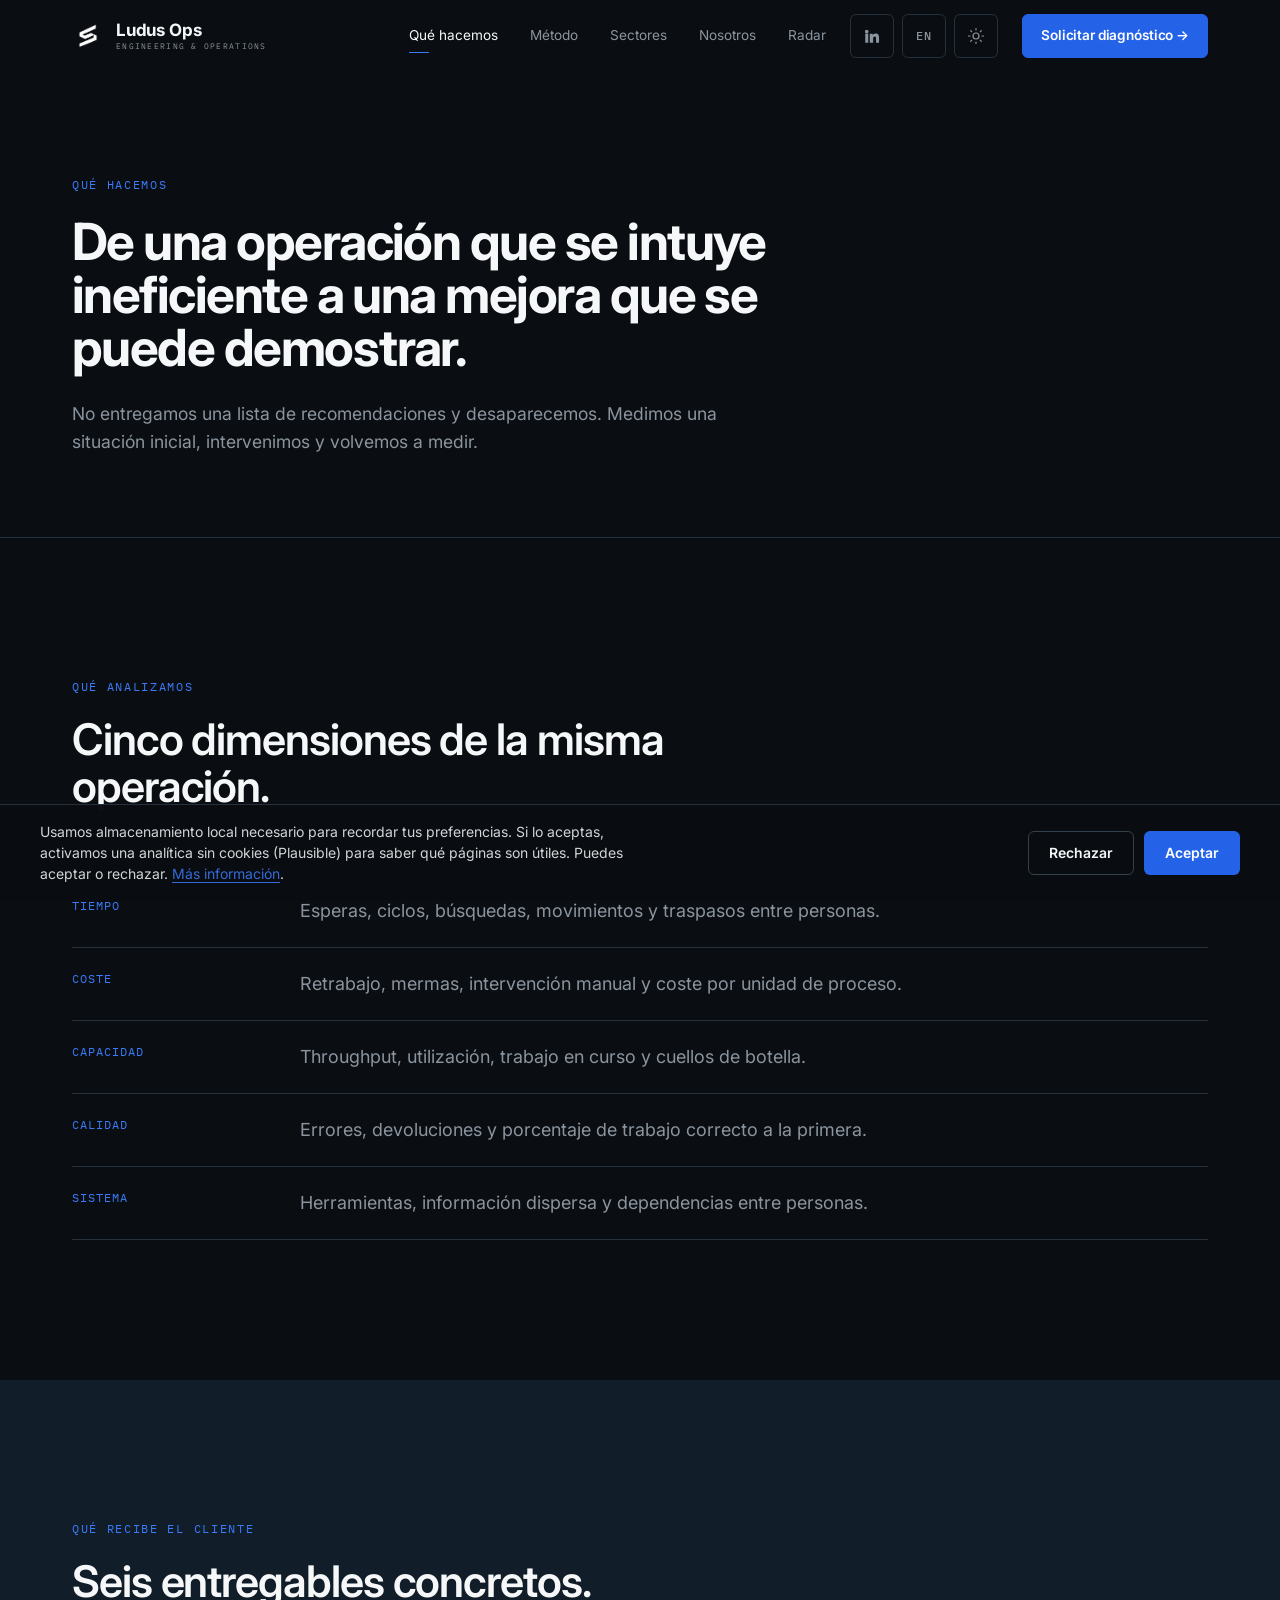
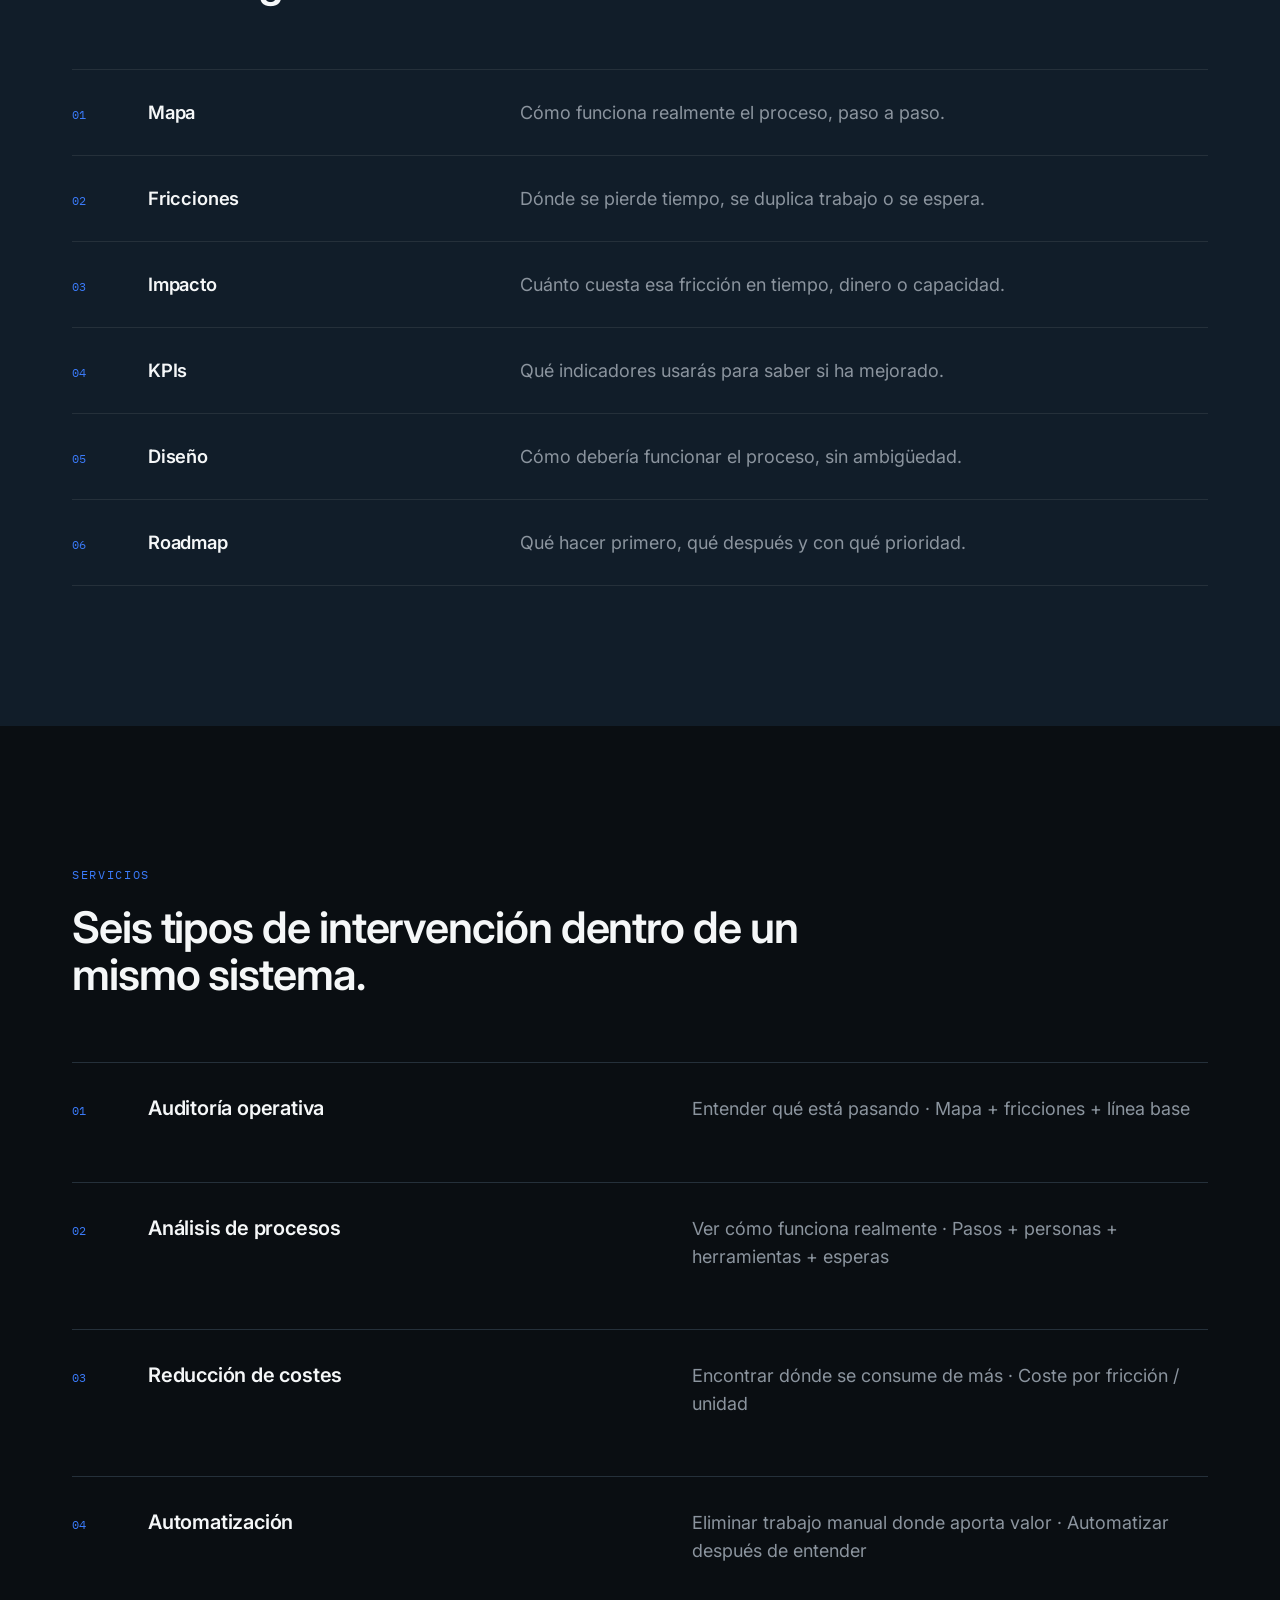
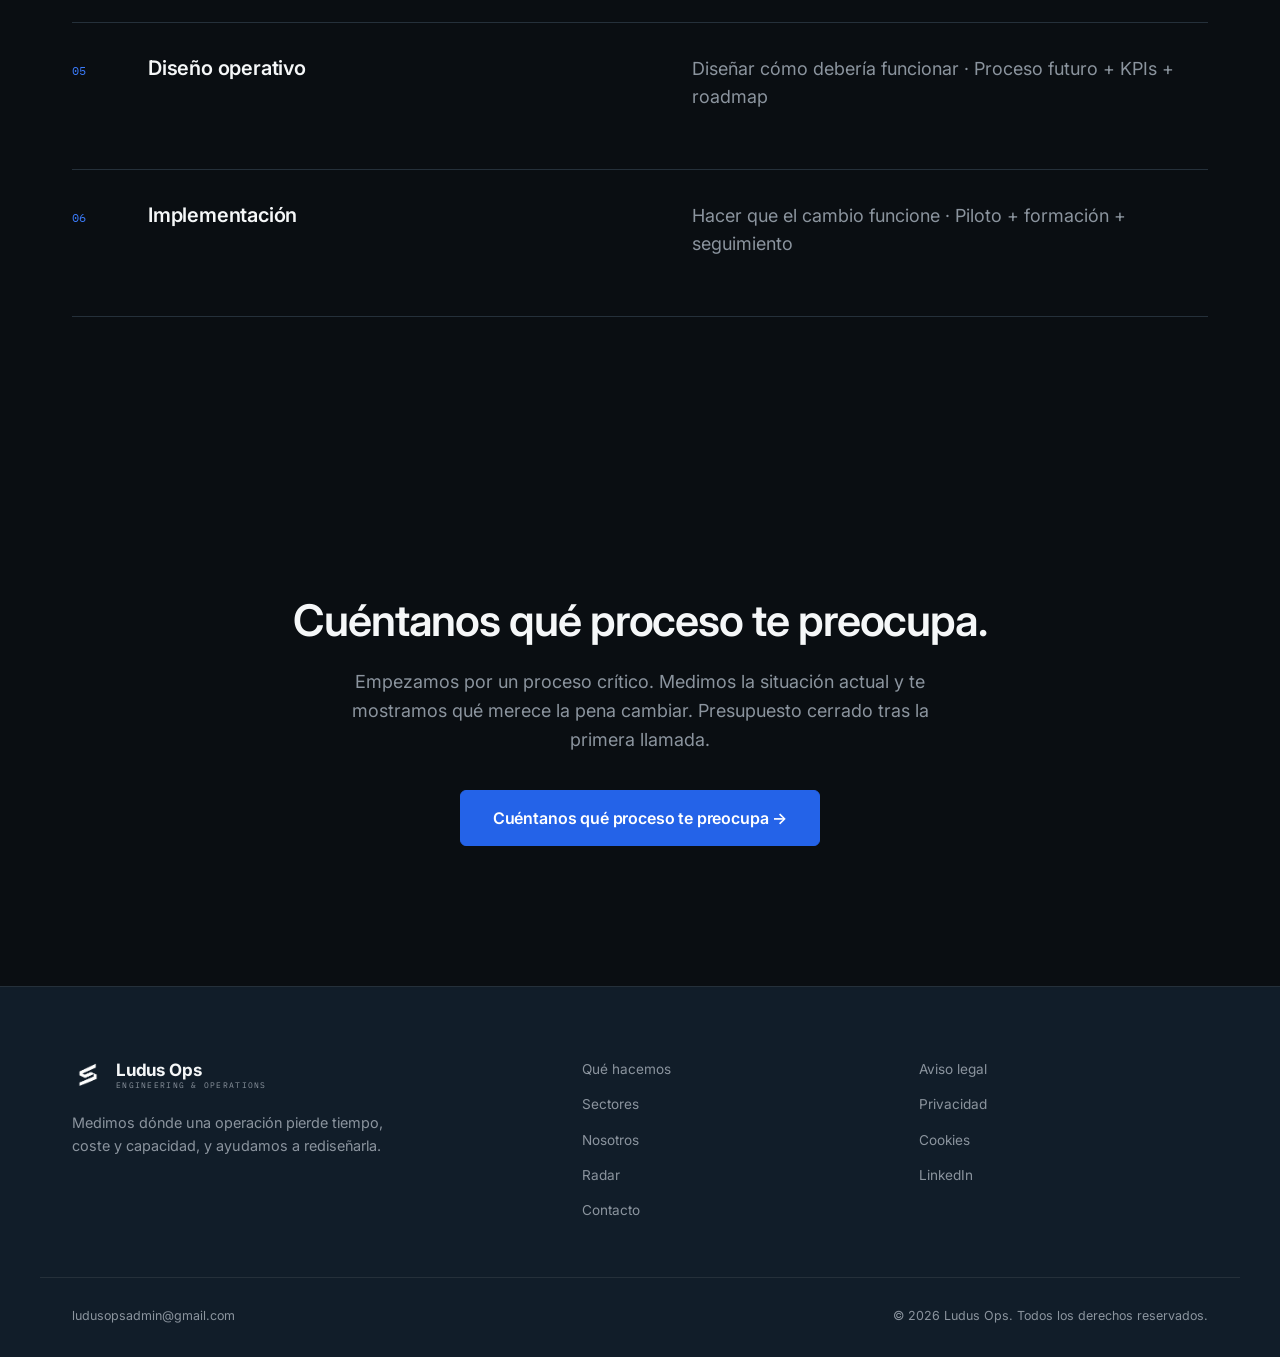
<file: que-hacemos.html>
<!DOCTYPE html>
<html lang="es">
<head>
  <meta charset="UTF-8" />
  <meta name="viewport" content="width=device-width, initial-scale=1.0" />

  <title>Qué hacemos — Ludus Ops</title>
  <meta name="description" content="De una operación que se intuye ineficiente a una mejora que se puede demostrar. Qué analizamos, qué recibe el cliente y cómo trabajamos." />
  <meta name="robots" content="index, follow" />
  <meta name="theme-color" content="#0A0E12" />

  <meta property="og:type" content="website" />
  <meta property="og:site_name" content="Ludus Ops" />
  <meta property="og:locale" content="es_ES" />
  <meta property="og:title" content="Qué hacemos — Ludus Ops" />
  <meta property="og:description" content="De una operación que se intuye ineficiente a una mejora que se puede demostrar." />
  <meta property="og:url" content="https://ludusops.com/que-hacemos.html" />
  <meta property="og:image" content="assets/og-image.svg" />
  <meta name="twitter:card" content="summary_large_image" />
  <meta name="twitter:title" content="Qué hacemos — Ludus Ops" />
  <meta name="twitter:description" content="De una operación que se intuye ineficiente a una mejora que se puede demostrar." />
  <meta name="twitter:image" content="assets/og-image.svg" />

  <link rel="alternate" hreflang="es" href="https://ludusops.com/que-hacemos.html" />
  <link rel="alternate" hreflang="x-default" href="https://ludusops.com/que-hacemos.html" />

  <link rel="icon" type="image/svg+xml" href="assets/favicon.svg" />
  <link rel="preconnect" href="https://fonts.googleapis.com" />
  <link rel="preconnect" href="https://fonts.gstatic.com" crossorigin />
  <link href="https://fonts.googleapis.com/css2?family=Inter:wght@400;500;600;700&family=IBM+Plex+Mono:wght@400;500&display=swap" rel="stylesheet" />
  <link rel="stylesheet" href="style.css" />
  <script>(function(){var d=document.documentElement;try{d.setAttribute('data-theme',localStorage.getItem('ludus-theme')==='light'?'light':'dark');if(localStorage.getItem('ludus-lang')==='en'){d.classList.add('i18n-pending');setTimeout(function(){d.classList.remove('i18n-pending');},1500);}}catch(e){d.setAttribute('data-theme','dark');}})();</script>
</head>
<body>
  <a class="skip-link" href="#contenido">Saltar al contenido</a>

  <!-- ============================= NAVBAR ============================= -->
  <header class="nav" id="nav">
    <div class="container nav__inner">
      <a class="logo" href="index.html" aria-label="Ludus Ops — Inicio">
        <img class="logo__mark" src="assets/logo-mark.png" alt="" width="34" height="34" />
        <span class="logo__text">
          <span class="logo__name">Ludus Ops</span>
          <span class="logo__sub">Engineering &amp; Operations</span>
        </span>
      </a>

      <nav class="nav__links" id="navLinks" aria-label="Navegación principal">
        <a href="que-hacemos.html" class="is-active" aria-current="page">Qué hacemos</a>
        <a href="que-hacemos.html#metodo">Método</a>
        <a href="sectores.html">Sectores</a>
        <a href="nosotros.html">Nosotros</a>
        <a href="blog.html">Radar</a>
        <a class="btn btn--primary nav__cta nav__cta--mobile" href="contacto.html">Solicitar diagnóstico →</a>
      </nav>

      <div class="nav__tools">
        <button class="nav__tool" id="langToggle" type="button" lang="en" aria-label="Switch to English">EN</button>
        <button class="nav__tool" id="themeToggle" type="button" aria-label="Activar modo claro">
          <svg class="icon-sun" viewBox="0 0 24 24" width="18" height="18" fill="none" stroke="currentColor" stroke-width="1.6" stroke-linecap="round" aria-hidden="true"><circle cx="12" cy="12" r="4"/><path d="M12 2v2M12 20v2M4.9 4.9l1.4 1.4M17.7 17.7l1.4 1.4M2 12h2M20 12h2M4.9 19.1l1.4-1.4M17.7 6.3l1.4-1.4"/></svg>
          <svg class="icon-moon" viewBox="0 0 24 24" width="18" height="18" fill="none" stroke="currentColor" stroke-width="1.6" stroke-linecap="round" stroke-linejoin="round" aria-hidden="true"><path d="M20 14.5A8 8 0 0 1 9.5 4a8 8 0 1 0 10.5 10.5z"/></svg>
        </button>
      </div>

      <a class="btn btn--primary nav__cta nav__cta--desktop" href="contacto.html">Solicitar diagnóstico →</a>

      <button class="nav__toggle" id="navToggle" type="button" aria-expanded="false" aria-controls="navLinks" aria-label="Abrir menú">
        <span></span><span></span><span></span>
      </button>
    </div>
  </header>

  <main id="contenido">
    <!-- ============================= PAGE HERO ============================= -->
    <section class="page-hero">
      <div class="container">
        <p class="eyebrow">QUÉ HACEMOS</p>
        <h1 class="page-hero__title">De una operación que se intuye ineficiente a una mejora que se puede demostrar.</h1>
        <p class="page-hero__text">
          No entregamos una lista de recomendaciones y desaparecemos. Medimos una
          situación inicial, intervenimos y volvemos a medir.
        </p>
      </div>
    </section>

    <!-- ============================= QUÉ ANALIZAMOS ============================= -->
    <section class="section" id="metodo">
      <div class="container">
        <div class="section__head">
          <p class="eyebrow">QUÉ ANALIZAMOS</p>
          <h2 class="h2">Cinco dimensiones de la misma operación.</h2>
        </div>

        <div class="dim" data-reveal-group>
          <div class="dim__row" data-reveal="left">
            <p class="dim__key">Tiempo</p>
            <p class="dim__val">Esperas, ciclos, búsquedas, movimientos y traspasos entre personas.</p>
          </div>
          <div class="dim__row" data-reveal="left">
            <p class="dim__key">Coste</p>
            <p class="dim__val">Retrabajo, mermas, intervención manual y coste por unidad de proceso.</p>
          </div>
          <div class="dim__row" data-reveal="left">
            <p class="dim__key">Capacidad</p>
            <p class="dim__val">Throughput, utilización, trabajo en curso y cuellos de botella.</p>
          </div>
          <div class="dim__row" data-reveal="left">
            <p class="dim__key">Calidad</p>
            <p class="dim__val">Errores, devoluciones y porcentaje de trabajo correcto a la primera.</p>
          </div>
          <div class="dim__row" data-reveal="left">
            <p class="dim__key">Sistema</p>
            <p class="dim__val">Herramientas, información dispersa y dependencias entre personas.</p>
          </div>
        </div>
      </div>
    </section>

    <!-- ============================= QUÉ RECIBE ============================= -->
    <section class="section section--surface">
      <div class="container">
        <div class="section__head">
          <p class="eyebrow">QUÉ RECIBE EL CLIENTE</p>
          <h2 class="h2">Seis entregables concretos.</h2>
        </div>

        <ul data-reveal-group>
          <li class="row" data-reveal="left">
            <span class="row__num">01</span>
            <h3 class="row__title">Mapa</h3>
            <p class="row__text">Cómo funciona realmente el proceso, paso a paso.</p>
          </li>
          <li class="row" data-reveal="left">
            <span class="row__num">02</span>
            <h3 class="row__title">Fricciones</h3>
            <p class="row__text">Dónde se pierde tiempo, se duplica trabajo o se espera.</p>
          </li>
          <li class="row" data-reveal="left">
            <span class="row__num">03</span>
            <h3 class="row__title">Impacto</h3>
            <p class="row__text">Cuánto cuesta esa fricción en tiempo, dinero o capacidad.</p>
          </li>
          <li class="row" data-reveal="left">
            <span class="row__num">04</span>
            <h3 class="row__title">KPIs</h3>
            <p class="row__text">Qué indicadores usarás para saber si ha mejorado.</p>
          </li>
          <li class="row" data-reveal="left">
            <span class="row__num">05</span>
            <h3 class="row__title">Diseño</h3>
            <p class="row__text">Cómo debería funcionar el proceso, sin ambigüedad.</p>
          </li>
          <li class="row" data-reveal="left">
            <span class="row__num">06</span>
            <h3 class="row__title">Roadmap</h3>
            <p class="row__text">Qué hacer primero, qué después y con qué prioridad.</p>
          </li>
        </ul>
      </div>
    </section>

    <!-- ============================= SERVICIOS ============================= -->
    <section class="section" id="servicios">
      <div class="container">
        <div class="section__head">
          <p class="eyebrow">SERVICIOS</p>
          <h2 class="h2">Seis tipos de intervención dentro de un mismo sistema.</h2>
        </div>

        <div class="services" data-reveal-group>
          <article class="service" data-reveal>
            <span class="service__num">01</span>
            <h3 class="service__title">Auditoría operativa</h3>
            <p class="service__promise">Entender qué está pasando · Mapa + fricciones + línea base</p>
            <div class="service__body">
              <p>Recorremos el proceso en el lugar donde ocurre, lo mapeamos y medimos la situación inicial para saber de dónde partimos.</p>
            </div>
          </article>

          <article class="service" data-reveal>
            <span class="service__num">02</span>
            <h3 class="service__title">Análisis de procesos</h3>
            <p class="service__promise">Ver cómo funciona realmente · Pasos + personas + herramientas + esperas</p>
            <div class="service__body">
              <p>Descomponemos el proceso en pasos, responsables, herramientas y tiempos de espera para localizar dónde se rompe.</p>
            </div>
          </article>

          <article class="service" data-reveal>
            <span class="service__num">03</span>
            <h3 class="service__title">Reducción de costes</h3>
            <p class="service__promise">Encontrar dónde se consume de más · Coste por fricción / unidad</p>
            <div class="service__body">
              <p>Traducimos cada fricción a euros por unidad de proceso para saber qué merece la pena cambiar primero.</p>
            </div>
          </article>

          <article class="service" data-reveal>
            <span class="service__num">04</span>
            <h3 class="service__title">Automatización</h3>
            <p class="service__promise">Eliminar trabajo manual donde aporta valor · Automatizar después de entender</p>
            <div class="service__body">
              <p>Automatizamos solo las tareas repetitivas que ya hemos entendido, cuando la herramienta más simple no basta.</p>
            </div>
          </article>

          <article class="service" data-reveal>
            <span class="service__num">05</span>
            <h3 class="service__title">Diseño operativo</h3>
            <p class="service__promise">Diseñar cómo debería funcionar · Proceso futuro + KPIs + roadmap</p>
            <div class="service__body">
              <p>Definimos el proceso futuro con menos pasos, menos esperas y responsables claros, junto a sus indicadores.</p>
            </div>
          </article>

          <article class="service" data-reveal>
            <span class="service__num">06</span>
            <h3 class="service__title">Implementación</h3>
            <p class="service__promise">Hacer que el cambio funcione · Piloto + formación + seguimiento</p>
            <div class="service__body">
              <p>Acompañamos la puesta en marcha con un piloto acotado, formación práctica y seguimiento hasta que el proceso funciona.</p>
            </div>
          </article>
        </div>
      </div>
    </section>

    <!-- ============================= CTA FINAL ============================= -->
    <section class="cta-final">
      <div class="container">
        <h2 class="h2" data-reveal>Cuéntanos qué proceso te preocupa.</h2>
        <p class="lead" data-reveal>Empezamos por un proceso crítico. Medimos la situación actual y te mostramos qué merece la pena cambiar. Presupuesto cerrado tras la primera llamada.</p>
        <a class="btn btn--primary btn--lg" href="contacto.html" data-reveal>Cuéntanos qué proceso te preocupa →</a>
      </div>
    </section>
  </main>

  <!-- ============================= FOOTER ============================= -->
  <footer class="footer">
    <div class="container footer__inner">
      <div class="footer__brand">
        <a class="logo" href="index.html" aria-label="Ludus Ops — Inicio">
          <img class="logo__mark" src="assets/logo-mark.png" alt="" width="34" height="34" />
          <span class="logo__text">
            <span class="logo__name">Ludus Ops</span>
            <span class="logo__sub">Engineering &amp; Operations</span>
          </span>
        </a>
        <p class="footer__tagline">Medimos dónde una operación pierde tiempo, coste y capacidad, y ayudamos a rediseñarla.</p>
      </div>

      <nav class="footer__nav" aria-label="Navegación de pie de página">
        <a href="que-hacemos.html">Qué hacemos</a>
        <a href="sectores.html">Sectores</a>
        <a href="nosotros.html">Nosotros</a>
        <a href="blog.html">Radar</a>
        <a href="contacto.html">Contacto</a>
      </nav>

      <div class="footer__legal">
        <a href="aviso-legal.html">Aviso legal</a>
        <a href="privacidad.html">Privacidad</a>
        <a href="cookies.html">Cookies</a>
      </div>
    </div>

    <div class="container footer__bottom">
      <p class="footer__mail"><a href="mailto:ludusopsadmin@gmail.com">ludusopsadmin@gmail.com</a></p>
      <p class="footer__copy">© <span id="year">2026</span> Ludus Ops. Todos los derechos reservados.</p>
    </div>
  </footer>

  <script src="i18n.js" defer></script>
  <script src="script.js" defer></script>
</body>
</html>
</file>
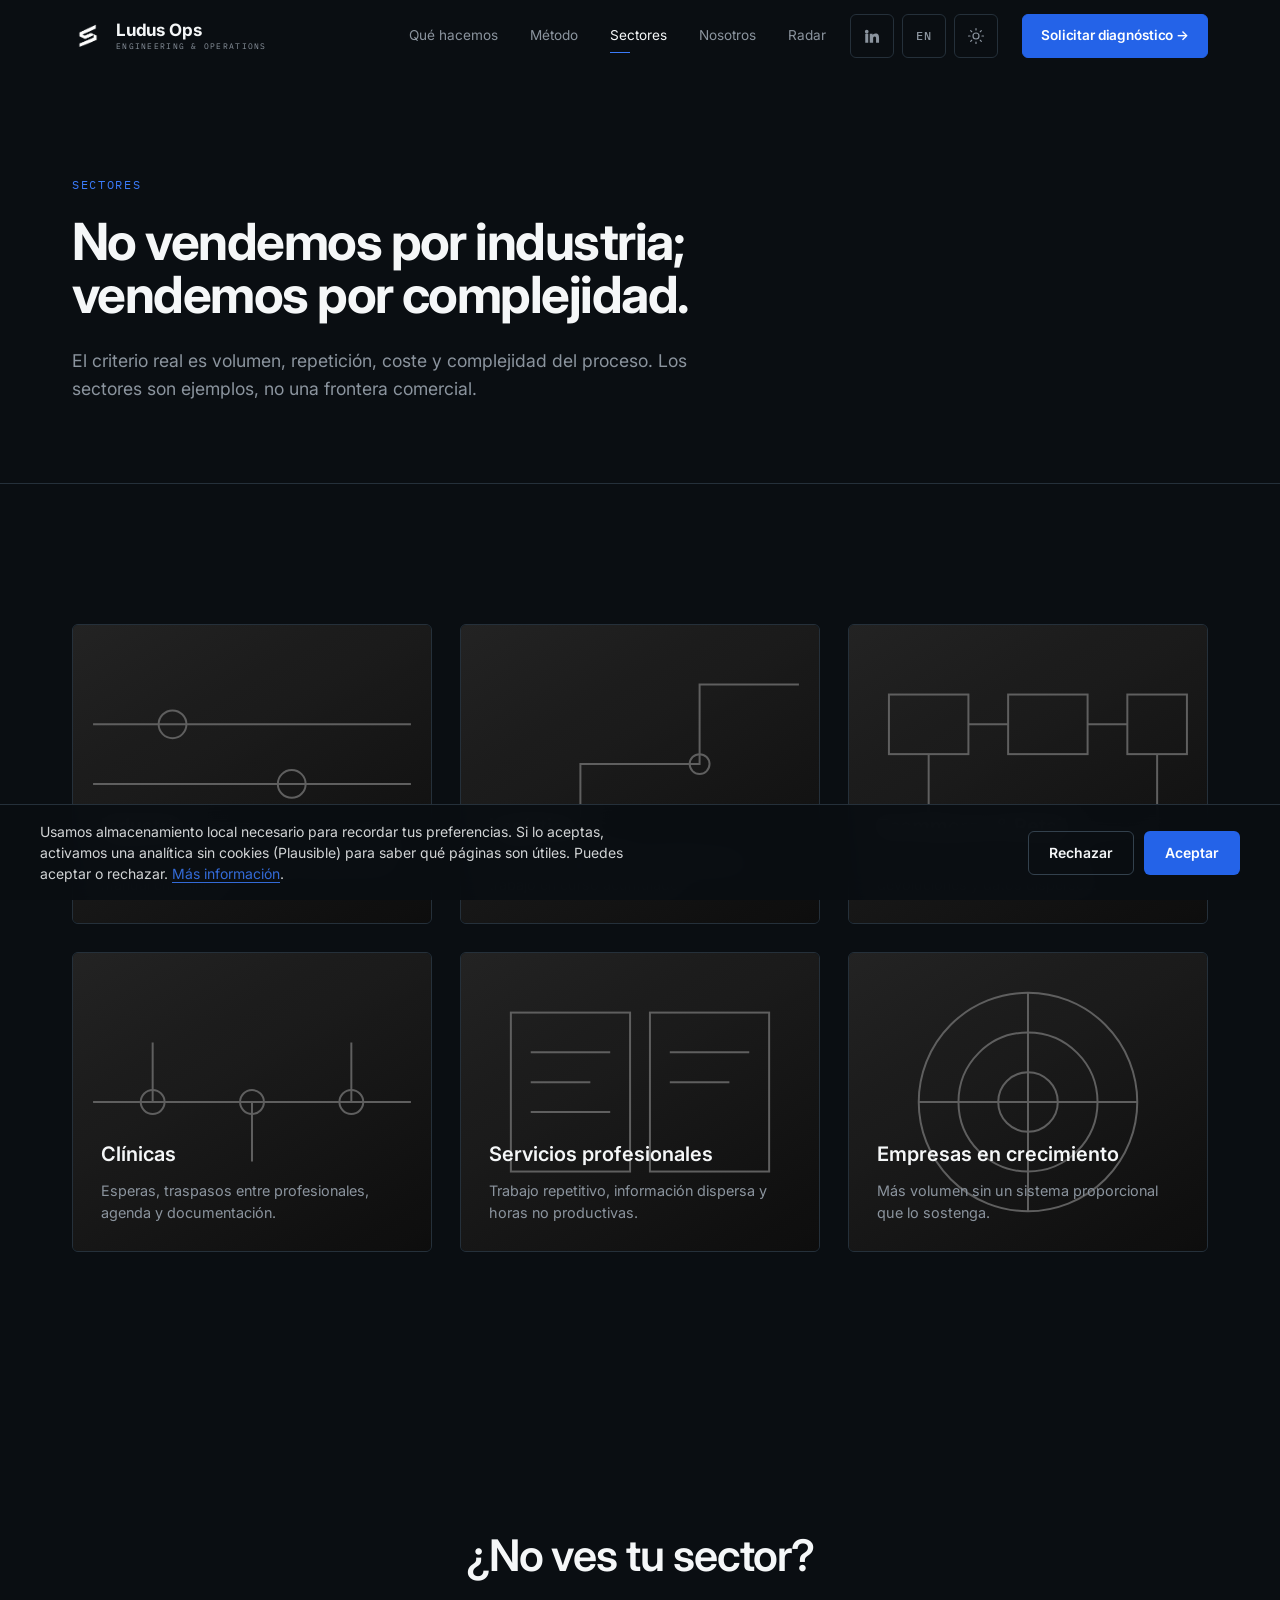
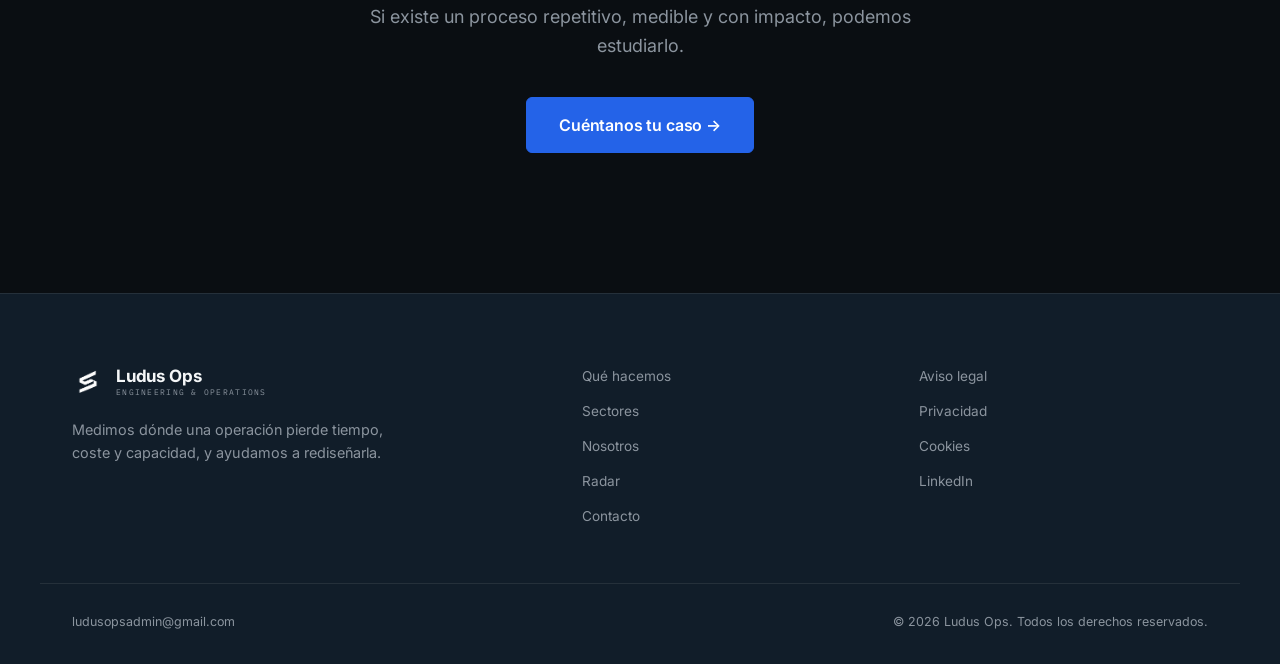
<file: sectores.html>
<!DOCTYPE html>
<html lang="es">
<head>
  <meta charset="UTF-8" />
  <meta name="viewport" content="width=device-width, initial-scale=1.0" />

  <title>Sectores — Ludus Ops</title>
  <meta name="description" content="No vendemos por industria; vendemos por complejidad. Industria, logística, ecommerce, clínicas, servicios profesionales y empresas en crecimiento." />
  <meta name="robots" content="index, follow" />
  <meta name="theme-color" content="#0A0E12" />

  <meta property="og:type" content="website" />
  <meta property="og:site_name" content="Ludus Ops" />
  <meta property="og:locale" content="es_ES" />
  <meta property="og:title" content="Sectores — Ludus Ops" />
  <meta property="og:description" content="No vendemos por industria; vendemos por complejidad." />
  <meta property="og:url" content="https://ludusops.com/sectores.html" />
  <meta property="og:image" content="assets/og-image.svg" />
  <meta name="twitter:card" content="summary_large_image" />
  <meta name="twitter:title" content="Sectores — Ludus Ops" />
  <meta name="twitter:description" content="No vendemos por industria; vendemos por complejidad." />
  <meta name="twitter:image" content="assets/og-image.svg" />

  <link rel="alternate" hreflang="es" href="https://ludusops.com/sectores.html" />
  <link rel="alternate" hreflang="x-default" href="https://ludusops.com/sectores.html" />

  <link rel="icon" type="image/svg+xml" href="assets/favicon.svg" />
  <link rel="preconnect" href="https://fonts.googleapis.com" />
  <link rel="preconnect" href="https://fonts.gstatic.com" crossorigin />
  <link href="https://fonts.googleapis.com/css2?family=Inter:wght@400;500;600;700&family=IBM+Plex+Mono:wght@400;500&display=swap" rel="stylesheet" />
  <link rel="stylesheet" href="style.css" />
  <script>(function(){var d=document.documentElement;try{d.setAttribute('data-theme',localStorage.getItem('ludus-theme')==='light'?'light':'dark');if(localStorage.getItem('ludus-lang')==='en'){d.classList.add('i18n-pending');setTimeout(function(){d.classList.remove('i18n-pending');},1500);}}catch(e){d.setAttribute('data-theme','dark');}})();</script>
</head>
<body>
  <a class="skip-link" href="#contenido">Saltar al contenido</a>

  <!-- ============================= NAVBAR ============================= -->
  <header class="nav" id="nav">
    <div class="container nav__inner">
      <a class="logo" href="index.html" aria-label="Ludus Ops — Inicio">
        <img class="logo__mark" src="assets/logo-mark.png" alt="" width="34" height="34" />
        <span class="logo__text">
          <span class="logo__name">Ludus Ops</span>
          <span class="logo__sub">Engineering &amp; Operations</span>
        </span>
      </a>

      <nav class="nav__links" id="navLinks" aria-label="Navegación principal">
        <a href="que-hacemos.html">Qué hacemos</a>
        <a href="que-hacemos.html#metodo">Método</a>
        <a href="sectores.html" class="is-active" aria-current="page">Sectores</a>
        <a href="nosotros.html">Nosotros</a>
        <a href="blog.html">Radar</a>
        <a class="btn btn--primary nav__cta nav__cta--mobile" href="contacto.html">Solicitar diagnóstico →</a>
      </nav>

      <div class="nav__tools">
        <button class="nav__tool" id="langToggle" type="button" lang="en" aria-label="Switch to English">EN</button>
        <button class="nav__tool" id="themeToggle" type="button" aria-label="Activar modo claro">
          <svg class="icon-sun" viewBox="0 0 24 24" width="18" height="18" fill="none" stroke="currentColor" stroke-width="1.6" stroke-linecap="round" aria-hidden="true"><circle cx="12" cy="12" r="4"/><path d="M12 2v2M12 20v2M4.9 4.9l1.4 1.4M17.7 17.7l1.4 1.4M2 12h2M20 12h2M4.9 19.1l1.4-1.4M17.7 6.3l1.4-1.4"/></svg>
          <svg class="icon-moon" viewBox="0 0 24 24" width="18" height="18" fill="none" stroke="currentColor" stroke-width="1.6" stroke-linecap="round" stroke-linejoin="round" aria-hidden="true"><path d="M20 14.5A8 8 0 0 1 9.5 4a8 8 0 1 0 10.5 10.5z"/></svg>
        </button>
      </div>

      <a class="btn btn--primary nav__cta nav__cta--desktop" href="contacto.html">Solicitar diagnóstico →</a>

      <button class="nav__toggle" id="navToggle" type="button" aria-expanded="false" aria-controls="navLinks" aria-label="Abrir menú">
        <span></span><span></span><span></span>
      </button>
    </div>
  </header>

  <main id="contenido">
    <!-- ============================= PAGE HERO ============================= -->
    <section class="page-hero">
      <div class="container">
        <p class="eyebrow">SECTORES</p>
        <h1 class="page-hero__title">No vendemos por industria; vendemos por complejidad.</h1>
        <p class="page-hero__text">
          El criterio real es volumen, repetición, coste y complejidad del proceso.
          Los sectores son ejemplos, no una frontera comercial.
        </p>
      </div>
    </section>

    <!-- ============================= SECTORES ============================= -->
    <section class="section">
      <div class="container">
        <div class="grid grid--3" data-reveal-group>
          <article class="card--sector" data-reveal>
            <div class="card--sector__visual" aria-hidden="true">
              <svg viewBox="0 0 400 300" preserveAspectRatio="xMidYMid slice">
                <g stroke="#2463E8" stroke-width="2" fill="none">
                  <path d="M40 220 H360 M40 160 H360 M40 100 H360" />
                  <circle cx="120" cy="100" r="14" /><circle cx="240" cy="160" r="14" /><circle cx="320" cy="220" r="14" />
                </g>
              </svg>
            </div>
            <div class="card--sector__content">
              <h3 class="card--sector__title">Industria</h3>
              <p class="card--sector__text">Cuellos de botella, retrabajo y dependencia manual en la línea.</p>
            </div>
          </article>

          <article class="card--sector" data-reveal>
            <div class="card--sector__visual" aria-hidden="true">
              <svg viewBox="0 0 400 300" preserveAspectRatio="xMidYMid slice">
                <g stroke="#2463E8" stroke-width="2" fill="none">
                  <path d="M40 240 L140 240 L140 140 L260 140 L260 60 L360 60" />
                  <circle cx="140" cy="240" r="10" /><circle cx="260" cy="140" r="10" />
                </g>
              </svg>
            </div>
            <div class="card--sector__content">
              <h3 class="card--sector__title">Logística</h3>
              <p class="card--sector__text">Esperas, movimientos, coordinación y trabajo en curso acumulado.</p>
            </div>
          </article>

          <article class="card--sector" data-reveal>
            <div class="card--sector__visual" aria-hidden="true">
              <svg viewBox="0 0 400 300" preserveAspectRatio="xMidYMid slice">
                <g stroke="#2463E8" stroke-width="2" fill="none">
                  <rect x="60" y="70" width="80" height="60" /><rect x="180" y="70" width="80" height="60" /><rect x="300" y="70" width="60" height="60" />
                  <path d="M140 100 H180 M260 100 H300 M100 130 V210 H330 V130" />
                </g>
              </svg>
            </div>
            <div class="card--sector__content">
              <h3 class="card--sector__title">Ecommerce &amp; Retail</h3>
              <p class="card--sector__text">Picos, preparación de pedidos, devoluciones y datos dispersos.</p>
            </div>
          </article>

          <article class="card--sector" data-reveal>
            <div class="card--sector__visual" aria-hidden="true">
              <svg viewBox="0 0 400 300" preserveAspectRatio="xMidYMid slice">
                <g stroke="#2463E8" stroke-width="2" fill="none">
                  <path d="M40 150 H360" />
                  <circle cx="100" cy="150" r="12" /><circle cx="200" cy="150" r="12" /><circle cx="300" cy="150" r="12" />
                  <path d="M100 150 V90 M200 150 V210 M300 150 V90" />
                </g>
              </svg>
            </div>
            <div class="card--sector__content">
              <h3 class="card--sector__title">Clínicas</h3>
              <p class="card--sector__text">Esperas, traspasos entre profesionales, agenda y documentación.</p>
            </div>
          </article>

          <article class="card--sector" data-reveal>
            <div class="card--sector__visual" aria-hidden="true">
              <svg viewBox="0 0 400 300" preserveAspectRatio="xMidYMid slice">
                <g stroke="#2463E8" stroke-width="2" fill="none">
                  <rect x="70" y="60" width="120" height="160" /><rect x="210" y="60" width="120" height="160" />
                  <path d="M90 100 H170 M90 130 H150 M90 160 H170 M230 100 H310 M230 130 H290" />
                </g>
              </svg>
            </div>
            <div class="card--sector__content">
              <h3 class="card--sector__title">Servicios profesionales</h3>
              <p class="card--sector__text">Trabajo repetitivo, información dispersa y horas no productivas.</p>
            </div>
          </article>

          <article class="card--sector" data-reveal>
            <div class="card--sector__visual" aria-hidden="true">
              <svg viewBox="0 0 400 300" preserveAspectRatio="xMidYMid slice">
                <g stroke="#2463E8" stroke-width="2" fill="none">
                  <circle cx="200" cy="150" r="30" /><circle cx="200" cy="150" r="70" /><circle cx="200" cy="150" r="110" />
                  <path d="M200 40 V260 M90 150 H310" />
                </g>
              </svg>
            </div>
            <div class="card--sector__content">
              <h3 class="card--sector__title">Empresas en crecimiento</h3>
              <p class="card--sector__text">Más volumen sin un sistema proporcional que lo sostenga.</p>
            </div>
          </article>
        </div>
      </div>
    </section>

    <!-- ============================= CTA FINAL ============================= -->
    <section class="cta-final">
      <div class="container">
        <h2 class="h2" data-reveal>¿No ves tu sector?</h2>
        <p class="lead" data-reveal>Si existe un proceso repetitivo, medible y con impacto, podemos estudiarlo.</p>
        <a class="btn btn--primary btn--lg" href="contacto.html" data-reveal>Cuéntanos tu caso →</a>
      </div>
    </section>
  </main>

  <!-- ============================= FOOTER ============================= -->
  <footer class="footer">
    <div class="container footer__inner">
      <div class="footer__brand">
        <a class="logo" href="index.html" aria-label="Ludus Ops — Inicio">
          <img class="logo__mark" src="assets/logo-mark.png" alt="" width="34" height="34" />
          <span class="logo__text">
            <span class="logo__name">Ludus Ops</span>
            <span class="logo__sub">Engineering &amp; Operations</span>
          </span>
        </a>
        <p class="footer__tagline">Medimos dónde una operación pierde tiempo, coste y capacidad, y ayudamos a rediseñarla.</p>
      </div>

      <nav class="footer__nav" aria-label="Navegación de pie de página">
        <a href="que-hacemos.html">Qué hacemos</a>
        <a href="sectores.html">Sectores</a>
        <a href="nosotros.html">Nosotros</a>
        <a href="blog.html">Radar</a>
        <a href="contacto.html">Contacto</a>
      </nav>

      <div class="footer__legal">
        <a href="aviso-legal.html">Aviso legal</a>
        <a href="privacidad.html">Privacidad</a>
        <a href="cookies.html">Cookies</a>
      </div>
    </div>

    <div class="container footer__bottom">
      <p class="footer__mail"><a href="mailto:ludusopsadmin@gmail.com">ludusopsadmin@gmail.com</a></p>
      <p class="footer__copy">© <span id="year">2026</span> Ludus Ops. Todos los derechos reservados.</p>
    </div>
  </footer>

  <script src="i18n.js" defer></script>
  <script src="script.js" defer></script>
</body>
</html>
</file>
<file: style.css>
/* ==========================================================================
   Ludus Ops — Engineering & Operations Architecture
   style.css
   Orden: tokens · reset · layout · components · motion · responsive
   ========================================================================== */

/* ----------------------------- TOKENS ------------------------------------ */
:root {
  box-sizing: border-box;
  color-scheme: dark;

  /* Color — blueprint 02 */
  --bg: #0A0E12;
  --surface: #111D29;
  --surface-2: #172532;
  --accent: #2463E8;
  --accent-light: #3B7BFA;
  --accent-soft: rgba(36, 99, 232, 0.10);
  --fg: #F5F7F8;
  --fg-muted: #8B949E;
  --line: #25303A;
  --line-strong: #33414D;
  --danger: #FF6B6B;
  --success: #5FD48A;

  /* Type */
  --font-display: 'Inter', -apple-system, BlinkMacSystemFont, 'Segoe UI', Helvetica, Arial, sans-serif;
  --font-mono: 'IBM Plex Mono', ui-monospace, SFMono-Regular, Menlo, Consolas, monospace;

  /* Motion — blueprint 13 */
  --ease-out: cubic-bezier(.16,1,.3,1);
  --ease-in-out: cubic-bezier(.4,0,.2,1);
  --dur-hover: 180ms;
  --dur-panel: 400ms;
  --dur-reveal: 600ms;
  --dur-draw: 1000ms;
  --dur-page: 350ms;

  /* Layout — blueprint 03 */
  --container: 1200px;
  --gutter: 32px;
  --gap: 28px;
  --radius: 6px;
  --nav-h: 72px;
  --bg-rgb: 10, 14, 18;
}

[data-theme="light"] {
  color-scheme: light;
  --bg: #F5F7F8;
  --bg-rgb: 245, 247, 248;
  --surface: #FFFFFF;
  --surface-2: #EDF1F5;
  --accent: #2463E8;
  --accent-light: #1F56D1;
  --accent-soft: rgba(36, 99, 232, 0.08);
  --fg: #0A0E12;
  --fg-muted: #525C66;
  --line: #DCE2E8;
  --line-strong: #C2CBD4;
}

.i18n-pending body { visibility: hidden; }

*, *::before, *::after { box-sizing: inherit; margin: 0; padding: 0; }

@media (prefers-reduced-motion: reduce) {
  *, *::before, *::after {
    animation-duration: 0.01ms !important;
    animation-iteration-count: 1 !important;
    transition-duration: 0.01ms !important;
    scroll-behavior: auto !important;
  }
}

html { scroll-behavior: smooth; }

body {
  background: var(--bg);
  color: var(--fg);
  font: 18px/1.55 var(--font-display);
  overflow-x: hidden;
  -webkit-font-smoothing: antialiased;
  -moz-osx-font-smoothing: grayscale;
}

::selection { background: var(--accent); color: #fff; }

a { color: inherit; text-decoration: none; }
ul, ol { list-style: none; }
img, svg { display: block; max-width: 100%; }
button, input, select, textarea { font: inherit; color: inherit; }

/* ----------------------------- LAYOUT ------------------------------------ */
.skip-link {
  position: absolute;
  top: -100%;
  left: 16px;
  z-index: 1000;
  background: var(--accent);
  color: #fff;
  padding: 10px 16px;
  border-radius: var(--radius);
  font-weight: 600;
  font-size: 13px;
}
.skip-link:focus { top: 16px; }

.container {
  width: 100%;
  max-width: var(--container);
  margin: 0 auto;
  padding: 0 var(--gutter);
}

.section { padding: 140px 0; position: relative; }
.section--surface { background: var(--surface); }
.section--tight { padding: 96px 0; }

.section__head { max-width: 760px; margin-bottom: 64px; }
.section__head--center { margin-left: auto; margin-right: auto; text-align: center; }

.eyebrow {
  font-family: var(--font-mono);
  font-size: 12px;
  letter-spacing: .14em;
  text-transform: uppercase;
  color: var(--accent-light);
  margin-bottom: 20px;
}

.h1 {
  font-size: clamp(2.625rem, 5vw, 5rem);
  font-weight: 700;
  line-height: 0.98;
  letter-spacing: -0.03em;
}
.h2 {
  font-size: clamp(2rem, 3.4vw, 3rem);
  font-weight: 600;
  line-height: 1.08;
  letter-spacing: -0.025em;
}
.h3 { font-size: 1.25rem; font-weight: 600; line-height: 1.3; letter-spacing: -0.01em; }

.lead {
  font-size: 1.125rem;
  line-height: 1.6;
  color: var(--fg-muted);
  margin-top: 22px;
}

.mono { font-family: var(--font-mono); }
.accent { color: var(--accent-light); }

/* ----------------------------- MOTION ------------------------------------ */
[data-reveal] {
  opacity: 0;
  transform: translateY(20px);
  transition: opacity var(--dur-reveal) var(--ease-out), transform var(--dur-reveal) var(--ease-out);
}
[data-reveal].is-visible { opacity: 1; transform: translateY(0); }

[data-reveal="left"] { transform: translateX(-16px); }
[data-reveal="left"].is-visible { transform: translateX(0); }

[data-reveal="scale"] { transform: scale(0.97); }
[data-reveal="scale"].is-visible { transform: scale(1); }

@media (prefers-reduced-motion: reduce) {
  [data-reveal] { opacity: 1 !important; transform: none !important; }
}

/* ----------------------------- BUTTONS ----------------------------------- */
.btn {
  display: inline-flex;
  align-items: center;
  justify-content: center;
  gap: 8px;
  min-height: 54px;
  padding: 0 26px;
  border-radius: var(--radius);
  font-size: 0.95rem;
  font-weight: 600;
  letter-spacing: -0.01em;
  border: 1px solid transparent;
  cursor: pointer;
  transition: background var(--dur-hover) ease-out,
              color var(--dur-hover) ease-out,
              border-color var(--dur-hover) ease-out,
              transform var(--dur-hover) ease-out;
}
.btn:hover { transform: translateY(-2px); }

.btn--primary { background: var(--accent); color: #fff; border-color: var(--accent); }
.btn--primary:hover { background: var(--accent-light); border-color: var(--accent-light); }

.btn--ghost { background: transparent; color: var(--fg); border-color: var(--line-strong); }
.btn--ghost:hover { border-color: var(--accent); color: var(--accent-light); }

.btn--lg { min-height: 56px; padding: 0 32px; font-size: 1rem; }
.btn--block { width: 100%; }

/* ----------------------------- NAVBAR ------------------------------------ */
.nav {
  position: fixed;
  top: 0; left: 0; right: 0;
  z-index: 100;
  height: var(--nav-h);
  border-bottom: 1px solid transparent;
  transition: background var(--dur-hover), border-color var(--dur-hover), backdrop-filter var(--dur-hover);
}
.nav.is-scrolled {
  background: rgba(var(--bg-rgb), 0.90);
  backdrop-filter: blur(12px);
  -webkit-backdrop-filter: blur(12px);
  border-bottom-color: var(--line);
}

.nav__inner {
  height: var(--nav-h);
  display: flex;
  align-items: center;
  justify-content: space-between;
  gap: 24px;
}

.logo { display: flex; align-items: center; gap: 12px; flex: none; }
.logo__mark { height: 32px; width: auto; flex: none; filter: brightness(0) invert(1); }
.logo__text { display: flex; flex-direction: column; line-height: 1.1; }
.logo__name { font-size: 17px; font-weight: 700; letter-spacing: -0.01em; }
.logo__sub {
  font-family: var(--font-mono);
  font-size: 8px;
  letter-spacing: 0.16em;
  text-transform: uppercase;
  color: var(--fg-muted);
  margin-top: 2px;
}

.nav__links { display: flex; align-items: center; gap: 32px; margin-left: auto; }
.nav__links > a {
  position: relative;
  font-size: 0.85rem;
  color: var(--fg-muted);
  transition: color var(--dur-hover);
}
.nav__links > a::after {
  content: '';
  position: absolute;
  left: 0; bottom: -6px;
  width: 20px; height: 1px;
  background: var(--accent-light);
  transform: scaleX(0);
  transform-origin: left;
  transition: transform var(--dur-hover) var(--ease-out);
}
.nav__links > a:hover,
.nav__links > a.is-active { color: var(--fg); }
.nav__links > a:hover::after,
.nav__links > a.is-active::after { transform: scaleX(1); }

.nav__cta { min-height: 44px; padding: 0 18px; font-size: 0.85rem; }
.nav__cta--mobile { display: none; }

.nav__toggle {
  display: none;
  width: 44px; height: 44px;
  border: 1px solid var(--line);
  background: var(--surface);
  border-radius: var(--radius);
  flex-direction: column;
  align-items: center;
  justify-content: center;
  gap: 5px;
  cursor: pointer;
}
.nav__toggle span {
  display: block; width: 18px; height: 2px;
  background: var(--fg); border-radius: 1px;
  transition: transform var(--dur-hover), opacity var(--dur-hover);
}
.nav__toggle[aria-expanded="true"] span:nth-child(1) { transform: translateY(7px) rotate(45deg); }
.nav__toggle[aria-expanded="true"] span:nth-child(2) { opacity: 0; }
.nav__toggle[aria-expanded="true"] span:nth-child(3) { transform: translateY(-7px) rotate(-45deg); }

/* ----------------------------- FOOTER ------------------------------------ */
.footer { background: var(--surface); border-top: 1px solid var(--line); padding: 72px 0 32px; }
.footer__inner {
  display: grid;
  grid-template-columns: 1.6fr 1fr 1fr;
  gap: 48px;
  padding-bottom: 56px;
  border-bottom: 1px solid var(--line);
}
.footer__tagline { margin-top: 20px; font-size: 0.9rem; color: var(--fg-muted); max-width: 320px; line-height: 1.6; }
.footer__nav, .footer__legal { display: flex; flex-direction: column; gap: 14px; }
.footer__nav a, .footer__legal a {
  font-size: 0.85rem; color: var(--fg-muted); transition: color var(--dur-hover);
}
.footer__nav a:hover, .footer__legal a:hover { color: var(--fg); }
.footer__bottom {
  display: flex; align-items: center; justify-content: space-between;
  gap: 20px; padding-top: 28px; flex-wrap: wrap;
  font-size: 0.78rem; color: var(--fg-muted);
}
.footer__bottom a { color: var(--fg-muted); transition: color var(--dur-hover); }
.footer__bottom a:hover { color: var(--accent-light); }

/* ----------------------------- HERO -------------------------------------- */
.hero {
  min-height: 780px;
  display: flex;
  align-items: center;
  padding: calc(var(--nav-h) + 72px) 0 96px;
  position: relative;
  overflow: hidden;
}
.hero__grid { display: grid; grid-template-columns: 7fr 5fr; align-items: center; gap: 64px; }
.hero__eyebrow { margin-bottom: 26px; }
.hero__title {
  font-size: clamp(2.625rem, 5vw, 5rem);
  font-weight: 700;
  line-height: 0.98;
  letter-spacing: -0.03em;
  max-width: 15ch;
}
.hero__text { margin-top: 28px; font-size: 1.15rem; line-height: 1.6; color: var(--fg-muted); max-width: 56ch; }
.hero__actions { display: flex; flex-wrap: wrap; gap: 14px; margin-top: 40px; }
.hero__visual { position: relative; }
.hero__visual svg { width: 100%; height: auto; }

/* Hero entrance — blueprint 05 */
.hero__content > * {
  opacity: 0;
  animation: heroIn 650ms var(--ease-out) forwards;
}
.hero__eyebrow { animation-delay: 0ms; }
.hero__title { animation-delay: 70ms; }
.hero__text { animation-delay: 140ms; }
.hero__actions { animation-delay: 210ms; }
.hero__visual {
  opacity: 0;
  animation: heroVisualIn 700ms var(--ease-out) 280ms forwards;
}
@keyframes heroIn {
  from { opacity: 0; transform: translateY(24px); }
  to { opacity: 1; transform: translateY(0); }
}
@keyframes heroVisualIn {
  from { opacity: 0; transform: scale(0.97); }
  to { opacity: 1; transform: scale(1); }
}
@media (prefers-reduced-motion: reduce) {
  .hero__content > *, .hero__visual { opacity: 1 !important; animation: none !important; }
}

/* ----------------------------- PAGE HERO --------------------------------- */
.page-hero { padding: calc(var(--nav-h) + 104px) 0 80px; border-bottom: 1px solid var(--line); }
.page-hero__title {
  font-size: clamp(2.125rem, 4vw, 3.5rem);
  font-weight: 700;
  line-height: 1.04;
  letter-spacing: -0.03em;
  max-width: 22ch;
}
.page-hero__text { margin-top: 26px; font-size: 1.1rem; line-height: 1.6; color: var(--fg-muted); max-width: 62ch; }

/* ----------------------------- GRID / CARDS ------------------------------ */
.grid { display: grid; gap: var(--gap); }
.grid--2 { grid-template-columns: repeat(2, 1fr); }
.grid--3 { grid-template-columns: repeat(3, 1fr); }

.card {
  background: var(--surface);
  border: 1px solid var(--line);
  border-radius: var(--radius);
  padding: 30px;
  transition: transform var(--dur-hover) var(--ease-out),
              border-color var(--dur-hover),
              background var(--dur-hover);
}
.card:hover { transform: translateY(-4px); border-color: var(--line-strong); background: var(--surface-2); }
.card__num {
  font-family: var(--font-mono);
  font-size: 12px;
  color: var(--accent-light);
  display: block;
  margin-bottom: 20px;
}
.card__title { font-size: 1.15rem; font-weight: 600; margin-bottom: 10px; letter-spacing: -0.01em; }
.card__text { font-size: 0.95rem; line-height: 1.6; color: var(--fg-muted); }

/* ----------------------------- COST FORMULA ------------------------------ */
.cost { display: grid; grid-template-columns: repeat(4, 1fr) auto 1.4fr; gap: 20px; align-items: end; }
.cost__factor {
  background: var(--surface);
  border: 1px solid var(--line);
  border-radius: var(--radius);
  padding: 26px 22px;
}
.cost__label {
  display: block;
  font-family: var(--font-mono);
  font-size: 11px;
  letter-spacing: 0.1em;
  text-transform: uppercase;
  color: var(--fg-muted);
  margin-bottom: 12px;
}
.cost__value { font-size: 1.35rem; font-weight: 600; letter-spacing: -0.02em; }
.cost__input {
  width: 100%;
  background: var(--bg);
  border: 1px solid var(--line);
  border-radius: var(--radius);
  color: var(--fg);
  font: inherit;
  font-size: 1.35rem;
  font-weight: 600;
  letter-spacing: -0.02em;
  padding: 8px 12px;
  min-height: 48px;
}
.cost__input:focus { border-color: var(--accent); outline: none; box-shadow: 0 0 0 3px var(--accent-soft); }
.cost__op { font-family: var(--font-mono); font-size: 1.5rem; color: var(--accent-light); text-align: center; }
.cost__result {
  background: var(--accent-soft);
  border: 1px solid var(--accent);
  border-radius: var(--radius);
  padding: 26px 22px;
}
.cost__result .cost__value { font-family: var(--font-mono); font-size: clamp(2rem, 3vw, 2.75rem); color: var(--fg); }
.cost__note { margin-top: 24px; font-size: 0.85rem; color: var(--fg-muted); }

/* ----------------------------- METHOD TIMELINE --------------------------- */
.method { display: grid; grid-template-columns: repeat(3, 1fr); gap: var(--gap); position: relative; }
.method__step {
  position: relative;
  padding: 30px 26px;
  background: var(--surface);
  border: 1px solid var(--line);
  border-radius: var(--radius);
  transition: border-color var(--dur-hover), background var(--dur-hover);
}
.method__step:hover { border-color: var(--line-strong); background: var(--surface-2); }
.method__num { font-family: var(--font-mono); font-size: 12px; color: var(--accent-light); display: block; margin-bottom: 16px; }
.method__title { font-size: 1.05rem; font-weight: 600; letter-spacing: 0.02em; margin-bottom: 10px; }
.method__text { font-size: 0.95rem; color: var(--fg-muted); line-height: 1.6; }

.method-line { position: absolute; top: 0; left: 0; width: 100%; height: 2px; overflow: visible; pointer-events: none; }
.step-line {
  stroke: var(--accent);
  stroke-width: 2;
  stroke-dasharray: 1;
  stroke-dashoffset: 1;
  transition: stroke-dashoffset var(--dur-draw) var(--ease-out);
}
.step-line.is-visible { stroke-dashoffset: 0; }
@media (prefers-reduced-motion: reduce) { .step-line { stroke-dashoffset: 0 !important; } }

/* ----------------------------- COMPARISON -------------------------------- */
.compare { border-top: 1px solid var(--line); }
.compare__row {
  display: grid;
  grid-template-columns: 1fr 1fr;
  gap: 32px;
  padding: 26px 0;
  border-bottom: 1px solid var(--line);
}
.compare__head {
  font-family: var(--font-mono);
  font-size: 11px;
  letter-spacing: 0.1em;
  text-transform: uppercase;
  color: var(--fg-muted);
  padding-bottom: 18px;
  border-bottom: 1px solid var(--line);
}
.compare__head--us { color: var(--accent-light); }
.compare__cell { font-size: 1.05rem; line-height: 1.5; }
.compare__cell--them { color: var(--fg-muted); }

/* ----------------------------- AUDIT ENTRY ------------------------------- */
.audit { display: grid; grid-template-columns: 7fr 5fr; gap: 64px; align-items: center; }
.audit__list { border-top: 1px solid var(--line); }
.audit__item {
  display: flex;
  align-items: baseline;
  gap: 16px;
  padding: 16px 0;
  border-bottom: 1px solid var(--line);
  font-size: 0.95rem;
  color: var(--fg-muted);
}
.audit__item .num { font-family: var(--font-mono); font-size: 12px; color: var(--accent-light); flex: none; }

/* ----------------------------- ROWS -------------------------------------- */
.row {
  display: grid;
  grid-template-columns: 48px 1fr 2fr;
  gap: 28px;
  align-items: baseline;
  padding: 28px 0;
  border-bottom: 1px solid var(--line);
}
.row:first-child { border-top: 1px solid var(--line); }
.row__num { font-family: var(--font-mono); font-size: 12px; color: var(--accent-light); }
.row__title { font-size: 1.15rem; font-weight: 600; letter-spacing: -0.01em; }
.row__text { color: var(--fg-muted); line-height: 1.55; }

/* ----------------------------- DIMENSIONS TABLE -------------------------- */
.dim { border-top: 1px solid var(--line); }
.dim__row {
  display: grid;
  grid-template-columns: 200px 1fr;
  gap: 28px;
  padding: 22px 0;
  border-bottom: 1px solid var(--line);
}
.dim__key { font-family: var(--font-mono); font-size: 12px; letter-spacing: 0.08em; text-transform: uppercase; color: var(--accent-light); }
.dim__val { color: var(--fg-muted); line-height: 1.55; }

/* ----------------------------- SERVICES LIST ----------------------------- */
.services { border-top: 1px solid var(--line); }
.service {
  display: grid;
  grid-template-columns: 48px 1fr 1fr;
  gap: 28px;
  align-items: baseline;
  padding: 30px 0;
  border-bottom: 1px solid var(--line);
  cursor: pointer;
  transition: transform var(--dur-hover) var(--ease-out), border-color var(--dur-hover);
}
.service:hover { transform: translateX(4px); border-bottom-color: var(--accent); }
.service__num { font-family: var(--font-mono); font-size: 12px; color: var(--accent-light); }
.service__title { font-size: 1.25rem; font-weight: 600; letter-spacing: -0.01em; }
.service__promise { color: var(--fg-muted); line-height: 1.55; }
.service__body {
  grid-column: 2 / -1;
  max-height: 0;
  overflow: hidden;
  opacity: 0;
  transition: max-height var(--dur-panel) var(--ease-out), opacity var(--dur-panel) var(--ease-out), margin var(--dur-panel) var(--ease-out);
}
.service.is-open .service__body { max-height: 320px; opacity: 1; margin-top: 16px; }
.service__body p { color: var(--fg-muted); line-height: 1.6; max-width: 62ch; }

/* ----------------------------- SECTORS ----------------------------------- */
.card--sector {
  position: relative;
  min-height: 300px;
  border-radius: var(--radius);
  overflow: hidden;
  border: 1px solid var(--line);
  background: var(--surface);
  transition: transform var(--dur-hover) var(--ease-out), border-color var(--dur-hover);
}
.card--sector__visual {
  position: absolute;
  inset: 0;
  background: linear-gradient(150deg, var(--surface-2), var(--bg));
  filter: grayscale(1);
  transition: filter var(--dur-panel) var(--ease-out);
}
.card--sector__visual svg { width: 100%; height: 100%; }
.card--sector::before {
  content: '';
  position: absolute;
  inset: 0;
  background: rgba(var(--bg-rgb), 0.62);
  transition: background var(--dur-panel) var(--ease-out);
}
.card--sector:hover { transform: scale(1.02); border-color: var(--accent); }
.card--sector:hover::before { background: rgba(var(--bg-rgb), 0.42); }
.card--sector:hover .card--sector__visual { filter: grayscale(0); }
.card--sector__content {
  position: relative;
  z-index: 1;
  height: 100%;
  display: flex;
  flex-direction: column;
  justify-content: flex-end;
  padding: 28px;
}
.card--sector__title { font-size: 1.25rem; font-weight: 600; margin-bottom: 10px; }
.card--sector__text { font-size: 0.9rem; color: var(--fg-muted); line-height: 1.5; }

/* ----------------------------- CASES ------------------------------------- */
.case { display: grid; grid-template-columns: 5fr 7fr; gap: 64px; align-items: start; }
.case__sticky { position: sticky; top: calc(var(--nav-h) + 40px); }
.case__metric {
  font-family: var(--font-mono);
  font-size: clamp(3rem, 6vw, 5.5rem);
  font-weight: 500;
  line-height: 1;
  letter-spacing: -0.03em;
  color: var(--fg);
}
.case__metric-label {
  font-family: var(--font-mono);
  font-size: 12px;
  letter-spacing: 0.1em;
  text-transform: uppercase;
  color: var(--fg-muted);
  margin-top: 16px;
}
.case__chart { margin-top: 40px; }
.case__chart svg { width: 100%; height: auto; }
.case__steps { display: flex; flex-direction: column; gap: 40px; }
.case__step { padding-bottom: 40px; border-bottom: 1px solid var(--line); }
.case__step:last-child { border-bottom: 0; padding-bottom: 0; }
.case__step-label {
  font-family: var(--font-mono);
  font-size: 11px;
  letter-spacing: 0.1em;
  text-transform: uppercase;
  color: var(--accent-light);
  margin-bottom: 12px;
}
.case__step-text { font-size: 1.05rem; line-height: 1.6; color: var(--fg-muted); }

/* ----------------------------- ABOUT ------------------------------------- */
.bio { display: grid; grid-template-columns: 420px 1fr; gap: 64px; align-items: start; }
.bio__photo {
  width: 100%;
  max-width: 420px;
  aspect-ratio: 420 / 520;
  object-fit: cover;
  filter: grayscale(1);
  border: 1px solid var(--line);
  border-radius: var(--radius);
}
.bio__meta {
  font-family: var(--font-mono);
  font-size: 12px;
  letter-spacing: 0.08em;
  text-transform: uppercase;
  color: var(--fg-muted);
  margin-top: 20px;
}
.bio__text p + p { margin-top: 18px; }

.principle {
  display: grid;
  grid-template-columns: 64px 1fr;
  gap: 24px;
  padding: 26px 0;
  border-bottom: 1px solid var(--line);
}
.principle:first-child { border-top: 1px solid var(--line); }
.principle__num { font-family: var(--font-mono); font-size: 12px; color: var(--accent-light); }
.principle__title { font-size: 1.15rem; font-weight: 600; margin-bottom: 8px; }
.principle__text { color: var(--fg-muted); line-height: 1.6; }

/* ----------------------------- PROJECTS ---------------------------------- */
.card--project {
  position: relative;
  display: block;
  border-radius: var(--radius);
  overflow: hidden;
  border: 1px solid var(--line);
  aspect-ratio: 16 / 10;
  background: var(--surface);
}
.card--project img {
  width: 100%; height: 100%;
  object-fit: cover;
  filter: grayscale(1);
  transition: transform var(--dur-reveal) var(--ease-out), filter var(--dur-reveal) var(--ease-out);
}
.card--project:hover img { transform: scale(1.025); filter: grayscale(0); }
.card--project__overlay {
  position: absolute;
  inset: 0;
  background: linear-gradient(to top, rgba(var(--bg-rgb), 0.94), rgba(var(--bg-rgb), 0.15));
  display: flex;
  flex-direction: column;
  justify-content: flex-end;
  padding: 26px;
}
.card--project__title { font-size: 1.2rem; font-weight: 600; }
.card--project__text { font-size: 0.9rem; color: var(--fg-muted); margin-top: 6px; }
.card--project__link {
  font-size: 0.85rem;
  color: var(--accent-light);
  margin-top: 12px;
  opacity: 0;
  transform: translateY(8px);
  transition: opacity var(--dur-hover), transform var(--dur-hover);
}
.card--project:hover .card--project__link { opacity: 1; transform: translateY(0); }

/* ----------------------------- FORM -------------------------------------- */
.form { display: grid; gap: 20px; }
.form__grid { display: grid; grid-template-columns: repeat(2, 1fr); gap: 20px; }
.field { display: flex; flex-direction: column; gap: 8px; }
.field--full { grid-column: 1 / -1; }
.field label {
  font-size: 12px;
  font-weight: 500;
  color: var(--fg-muted);
  text-transform: uppercase;
  letter-spacing: 0.06em;
}
.field input, .field select, .field textarea {
  background: var(--surface);
  border: 1px solid var(--line);
  border-radius: var(--radius);
  color: var(--fg);
  padding: 14px 16px;
  font-size: 0.95rem;
  transition: border-color var(--dur-hover), box-shadow var(--dur-hover);
}
.field input:focus, .field select:focus, .field textarea:focus {
  border-color: var(--accent);
  outline: none;
  box-shadow: 0 0 0 3px var(--accent-soft);
}
.field select {
  appearance: none;
  background-image: url("data:image/svg+xml,%3Csvg xmlns='http://www.w3.org/2000/svg' width='12' height='8' fill='none'%3E%3Cpath stroke='%238B949E' stroke-width='1.5' d='M1 1.5l5 5 5-5'/%3E%3C/svg%3E");
  background-repeat: no-repeat;
  background-position: right 16px center;
  padding-right: 42px;
}
.field textarea { min-height: 150px; resize: vertical; }
.field__error { font-size: 0.8rem; color: var(--danger); min-height: 1em; }
.has-error input, .has-error select, .has-error textarea { border-color: var(--danger); }
.req { color: var(--accent-light); }
.form__note { font-size: 0.82rem; color: var(--fg-muted); }

.form__success {
  display: flex;
  flex-direction: column;
  justify-content: center;
  min-height: 360px;
  padding: 40px;
  background: var(--surface);
  border: 1px solid var(--accent);
  border-radius: var(--radius);
}
.form__success-title { font-size: 1.5rem; font-weight: 600; margin-bottom: 12px; }
.form__success-text { color: var(--fg-muted); line-height: 1.6; }
.form__summary {
  margin-top: 28px;
  border-top: 1px solid var(--line);
  padding-top: 20px;
  display: grid;
  gap: 10px;
}
.form__summary-row { display: grid; grid-template-columns: 140px 1fr; gap: 16px; font-size: 0.9rem; }
.form__summary-key { font-family: var(--font-mono); font-size: 11px; letter-spacing: 0.08em; text-transform: uppercase; color: var(--fg-muted); }
.form__summary-val { color: var(--fg); }

.form-stack { display: grid; }
.form-stack > * {
  grid-area: 1 / 1;
  transition: opacity var(--dur-panel) var(--ease-out), visibility var(--dur-panel) var(--ease-out);
}
.form-stack > .is-hidden { opacity: 0; visibility: hidden; pointer-events: none; }

.contact__grid { display: grid; grid-template-columns: 5fr 7fr; gap: 64px; }
.contact__mail { margin-top: 40px; }
.contact__mail-label {
  display: block;
  font-family: var(--font-mono);
  font-size: 11px;
  letter-spacing: 0.1em;
  text-transform: uppercase;
  color: var(--fg-muted);
  margin-bottom: 8px;
}
.contact__mail a { font-size: 1.25rem; transition: color var(--dur-hover); }
.contact__mail a:hover { color: var(--accent-light); }
.contact__list { margin-top: 32px; border-top: 1px solid var(--line); }
.contact__list li {
  display: flex;
  justify-content: space-between;
  gap: 16px;
  padding: 14px 0;
  border-bottom: 1px solid var(--line);
  font-size: 0.9rem;
  color: var(--fg-muted);
}
.contact__list li span:first-child { font-family: var(--font-mono); font-size: 11px; color: var(--accent-light); }

/* ----------------------------- FAQ --------------------------------------- */
.faq { border-top: 1px solid var(--line); }
.faq__item { border-bottom: 1px solid var(--line); }
.faq__q {
  cursor: pointer;
  list-style: none;
  padding: 22px 0;
  font-size: 1.05rem;
  font-weight: 600;
  display: flex;
  justify-content: space-between;
  gap: 16px;
}
.faq__q::-webkit-details-marker { display: none; }
.faq__q::after { content: '+'; color: var(--accent-light); font-family: var(--font-mono); transition: transform var(--dur-hover); }
.faq__item[open] .faq__q::after { transform: rotate(45deg); }
.faq__a { padding: 0 0 24px; color: var(--fg-muted); max-width: 72ch; line-height: 1.65; }

/* ----------------------------- CTA FINAL --------------------------------- */
.cta-final { text-align: center; padding: 140px 0; }
.cta-final .lead { max-width: 56ch; margin: 24px auto 36px; }

/* ----------------------------- PAGE TRANSITION --------------------------- */
@view-transition { navigation: auto; }
::view-transition-old(root) { animation: vtOut var(--dur-page) var(--ease-in-out) both; }
::view-transition-new(root) { animation: vtIn var(--dur-page) var(--ease-in-out) both; }
@keyframes vtOut { to { opacity: 0; } }
@keyframes vtIn { from { opacity: 0; transform: scale(0.995); } }
body { opacity: 1; transition: opacity 200ms, background-color 250ms, color 250ms; }

/* ----------------------------- NAV TOOLS / THEME ------------------------- */
.nav__tools { display: flex; align-items: center; gap: 8px; flex: none; }
.nav__tool {
  display: inline-flex;
  align-items: center;
  justify-content: center;
  width: 44px; height: 44px;
  border: 1px solid var(--line);
  background: transparent;
  border-radius: var(--radius);
  color: var(--fg-muted);
  font-family: var(--font-mono);
  font-size: 12px;
  font-weight: 500;
  letter-spacing: 0.08em;
  cursor: pointer;
  transition: color var(--dur-hover), border-color var(--dur-hover);
}
.nav__tool:hover { color: var(--fg); border-color: var(--accent); }
.nav__tool:focus-visible { outline: 2px solid var(--accent); outline-offset: 2px; }
.icon-moon { display: none; }
[data-theme="light"] .icon-sun { display: none; }
[data-theme="light"] .icon-moon { display: block; }
[data-theme="light"] .logo__mark { filter: brightness(0); }

.hero__visual [stroke="#25303A"], .case__chart [stroke="#25303A"] { stroke: var(--line); }
.hero__visual [fill="#111D29"] { fill: var(--surface); stroke: var(--line-strong); }
body.is-fading { opacity: 0; }
@media (prefers-reduced-motion: reduce) {
  ::view-transition-old(root), ::view-transition-new(root) { animation: none !important; }
}

/* ----------------------------- RESPONSIVE -------------------------------- */
@media (max-width: 1024px) {
  .hero__grid { grid-template-columns: 1fr; gap: 56px; }
  .hero { min-height: auto; }
  .grid--3 { grid-template-columns: repeat(2, 1fr); }
  .method { grid-template-columns: repeat(2, 1fr); }
  .method-line { display: none; }
  .audit, .case, .contact__grid, .bio { grid-template-columns: 1fr; gap: 48px; }
  .case__sticky { position: static; }
  .cost { grid-template-columns: 1fr 1fr; }
  .cost__op { display: none; }
  .cost__result { grid-column: 1 / -1; }

  .nav__links {
    position: fixed;
    inset: var(--nav-h) 0 auto 0;
    flex-direction: column;
    align-items: flex-start;
    gap: 0;
    background: rgba(var(--bg-rgb), 0.97);
    backdrop-filter: blur(16px);
    border-bottom: 1px solid var(--line);
    padding: 16px var(--gutter);
    transform: translateY(-120%);
    opacity: 0;
    pointer-events: none;
    transition: transform 260ms var(--ease-out), opacity 260ms var(--ease-out);
  }
  .nav__links.is-open { transform: translateY(0); opacity: 1; pointer-events: auto; }
  .nav__links > a { width: 100%; padding: 15px 0; border-bottom: 1px solid var(--line); font-size: 1rem; }
  .nav__links > a::after { display: none; }
  .nav__cta--desktop { display: none; }
  .nav__cta--mobile { display: inline-flex; margin-top: 14px; border-bottom: 0 !important; }
  .nav__toggle { display: flex; }
  .nav__tools { margin-left: auto; }
}

@media (max-width: 768px) {
  :root { --nav-h: 64px; --gutter: 20px; --gap: 16px; }

  body { font-size: 17px; }
  .section { padding: 88px 0; }
  .section--tight { padding: 72px 0; }
  .section__head { margin-bottom: 44px; }

  .hero { padding: calc(var(--nav-h) + 48px) 0 64px; }
  .hero__actions { flex-direction: column; align-items: stretch; }
  .hero__actions .btn { width: 100%; }

  .grid--2, .grid--3, .method, .cost { grid-template-columns: 1fr; }
  .cost__result { grid-column: auto; }

  .nav__inner { gap: 12px; }

  .row, .dim__row, .service { grid-template-columns: 1fr; gap: 10px; padding: 22px 0; }
  .service__body { grid-column: 1 / -1; }
  .service:hover { transform: none; }
  .compare__row { grid-template-columns: 1fr; gap: 12px; }
  .compare__head { display: none; }
  .compare__cell--them::before { content: 'Antes · '; color: var(--fg-muted); }
  .compare__cell--us::before { content: 'Ludus Ops · '; color: var(--accent-light); }
  html[lang="en"] .compare__cell--them::before { content: 'Before · '; }

  .form__grid { grid-template-columns: 1fr; }
  .form__summary-row { grid-template-columns: 1fr; gap: 4px; }
  .principle { grid-template-columns: 1fr; gap: 8px; }

  .footer__inner { grid-template-columns: 1fr; gap: 36px; }
  .footer__bottom { flex-direction: column; align-items: flex-start; }
}

/* ----------------------------- FORM EXTRAS ------------------------------- */
.hp { position: absolute; left: -9999px; width: 1px; height: 1px; opacity: 0; }
.field--check { gap: 4px; }
.check {
  display: flex; align-items: flex-start; gap: 10px;
  font-size: 0.88rem !important; text-transform: none !important; letter-spacing: 0 !important;
  color: var(--fg-muted); cursor: pointer; line-height: 1.5;
}
.check input { width: 18px; height: 18px; margin-top: 2px; accent-color: var(--accent); flex: none; padding: 0; }
.check a { color: var(--accent-light); text-decoration: underline; text-underline-offset: 3px; }
.form__error { font-size: 0.88rem; color: var(--danger); }
.form__error:empty { display: none; }
.form__success .btn { margin-top: 24px; }
.is-hidden.btn { display: none; }

/* ----------------------------- DRAWER ------------------------------------ */
.drawer { position: fixed; inset: 0; z-index: 200; pointer-events: none; }
.drawer__backdrop {
  position: absolute; inset: 0;
  background: rgba(var(--bg-rgb), 0.72);
  backdrop-filter: blur(4px);
  opacity: 0;
  transition: opacity var(--dur-panel) var(--ease-out);
}
.drawer__panel {
  position: absolute; top: 0; right: 0; bottom: 0;
  width: min(520px, 100%);
  background: var(--bg);
  border-left: 1px solid var(--line);
  padding: 28px 36px 40px;
  overflow-y: auto;
  transform: translateX(100%);
  transition: transform var(--dur-panel) var(--ease-out);
  display: flex; flex-direction: column; gap: 24px;
}
.drawer.is-open { pointer-events: auto; }
.drawer.is-open .drawer__backdrop { opacity: 1; }
.drawer.is-open .drawer__panel { transform: translateX(0); }
.drawer__top { display: flex; align-items: center; justify-content: space-between; gap: 16px; }
.drawer__eyebrow { margin: 0; }
.drawer__close {
  display: inline-flex; align-items: center; justify-content: center;
  width: 44px; height: 44px; border-radius: var(--radius);
  border: 1px solid var(--line); background: transparent; color: var(--fg-muted); cursor: pointer;
  transition: color var(--dur-hover), border-color var(--dur-hover);
}
.drawer__close:hover { color: var(--fg); border-color: var(--accent); }
.drawer__progress { height: 2px; background: var(--line); border-radius: 2px; overflow: hidden; }
.drawer__progress span { display: block; height: 100%; width: 33%; background: var(--accent); transition: width var(--dur-panel) var(--ease-out); }
.drawer__step.is-hidden { display: none; }
.drawer__title { font-size: 1.6rem; font-weight: 600; line-height: 1.15; letter-spacing: -0.02em; }
.drawer__text { color: var(--fg-muted); line-height: 1.6; margin-top: -8px; }
.drawer .field textarea { min-height: 110px; }
.drawer__done { display: flex; flex-direction: column; gap: 16px; padding-top: 12px; }
.drawer__next { list-style: none; border-top: 1px solid var(--line); margin: 8px 0; }
.drawer__next li { display: flex; gap: 16px; padding: 14px 0; border-bottom: 1px solid var(--line); font-size: 0.95rem; }
.drawer__next li span:first-child { font-family: var(--font-mono); font-size: 11px; color: var(--accent-light); padding-top: 3px; }
body.has-drawer { overflow: hidden; }

/* ----------------------------- MOBILE CTA BAR ---------------------------- */
.mobile-cta { display: none; }
@media (max-width: 768px) {
  .mobile-cta {
    display: block;
    position: fixed; left: 0; right: 0; bottom: 0; z-index: 150;
    padding: 12px var(--gutter) calc(12px + env(safe-area-inset-bottom, 0px));
    background: rgba(var(--bg-rgb), 0.92);
    backdrop-filter: blur(12px);
    border-top: 1px solid var(--line);
    transform: translateY(110%);
    transition: transform var(--dur-panel) var(--ease-out);
  }
  .mobile-cta.is-visible { transform: translateY(0); }
  body.has-drawer .mobile-cta { transform: translateY(110%); }
  body.has-mobile-cta .footer { padding-bottom: 96px; }
  .drawer__panel { padding: 22px var(--gutter) 32px; border-left: 0; }
  .drawer__title { font-size: 1.35rem; }
}

/* ----------------------------- PROJECT DETAIL ---------------------------- */
.project {
  display: grid; grid-template-columns: 5fr 7fr; gap: 48px; align-items: center;
  padding: 48px 0; border-top: 1px solid var(--line);
}
.project:last-child { border-bottom: 1px solid var(--line); }
.project__media { border-radius: var(--radius); overflow: hidden; border: 1px solid var(--line); aspect-ratio: 16 / 10; background: var(--surface); }
.project__media img { width: 100%; height: 100%; object-fit: cover; filter: grayscale(1); transition: transform var(--dur-reveal) var(--ease-out), filter var(--dur-reveal) var(--ease-out); }
.project:hover .project__media img { transform: scale(1.025); filter: grayscale(0); }
.project__title { font-size: 1.5rem; font-weight: 600; letter-spacing: -0.01em; margin-bottom: 20px; }
.project__facts { display: grid; gap: 14px; }
.project__fact { display: grid; grid-template-columns: 130px 1fr; gap: 16px; line-height: 1.55; }
.project__fact dt { font-family: var(--font-mono); font-size: 11px; letter-spacing: 0.08em; text-transform: uppercase; color: var(--fg-muted); padding-top: 4px; }
.project__fact dd { color: var(--fg); }
.project__link { display: inline-block; margin-top: 22px; color: var(--accent-light); font-size: 0.9rem; }
.project__link:hover { text-decoration: underline; text-underline-offset: 3px; }
@media (max-width: 768px) {
  .project { grid-template-columns: 1fr; gap: 24px; padding: 36px 0; }
  .project__fact { grid-template-columns: 1fr; gap: 4px; }
}

/* ----------------------------- LEGAL ------------------------------------- */
.legal { max-width: 760px; }
.legal h2 { font-size: 1.25rem; font-weight: 600; margin: 44px 0 12px; }
.legal p, .legal li { color: var(--fg-muted); line-height: 1.7; }
.legal p + p { margin-top: 12px; }
.legal ul { padding-left: 20px; margin-top: 10px; display: grid; gap: 6px; }
.legal a { color: var(--accent-light); text-decoration: underline; text-underline-offset: 3px; }
.legal table { width: 100%; border-collapse: collapse; margin-top: 14px; font-size: 0.9rem; }
.legal th, .legal td { text-align: left; padding: 10px 12px; border: 1px solid var(--line); color: var(--fg-muted); vertical-align: top; }
.legal th { color: var(--fg); background: var(--surface); font-weight: 500; }
.legal__updated { font-family: var(--font-mono); font-size: 12px; color: var(--fg-muted); margin-top: 20px; }

/* ----------------------------- RADAR ------------------------------------- */
.radar__note {
  font-family: var(--font-mono);
  font-size: 12px;
  letter-spacing: 0.06em;
  text-transform: uppercase;
  color: var(--fg-muted);
  padding-bottom: 20px;
  border-bottom: 1px solid var(--line);
}
.radar { display: grid; }
.radar__item {
  padding: 28px 0;
  border-bottom: 1px solid var(--line);
  display: grid;
  gap: 8px;
}
.radar__meta {
  font-family: var(--font-mono);
  font-size: 11px;
  letter-spacing: 0.08em;
  text-transform: uppercase;
  color: var(--fg-muted);
  display: flex;
  align-items: center;
  gap: 8px;
}
.radar__lang {
  font-size: 9px;
  padding: 2px 6px;
  border: 1px solid var(--line-strong);
  border-radius: 3px;
  color: var(--fg-muted);
}
.radar__title {
  font-size: 1.25rem;
  font-weight: 600;
  line-height: 1.3;
  letter-spacing: -0.01em;
  margin: 0;
  max-width: 820px;
}
.radar__title a { transition: color var(--dur-hover) var(--ease-out); }
.radar__title a:hover { color: var(--accent-light); }
.radar__excerpt { color: var(--fg-muted); line-height: 1.65; max-width: 760px; margin: 0; }
.radar__link { margin: 0; }
.radar__link a { font-size: 0.85rem; color: var(--accent-light); }
.radar__link a:hover { text-decoration: underline; text-underline-offset: 3px; }
.radar__empty { color: var(--fg-muted); padding: 40px 0; }

/* ----------------------------- CHECKLIST --------------------------------- */
.opt { color: var(--fg-muted); text-transform: none; letter-spacing: 0; font-weight: 400; }
.checklist { border-top: 1px solid var(--line); }
.checklist__item {
  display: grid;
  grid-template-columns: 48px 1fr;
  gap: 24px;
  align-items: baseline;
  padding: 24px 0;
  border-bottom: 1px solid var(--line);
}
.checklist__num { font-family: var(--font-mono); font-size: 12px; color: var(--accent-light); }
.checklist__title { font-size: 1.1rem; font-weight: 600; letter-spacing: -0.01em; }
.checklist__text { color: var(--fg-muted); line-height: 1.6; margin-top: 6px; }
.checklist__actions { display: flex; flex-wrap: wrap; gap: 14px; margin-top: 40px; }
@media (max-width: 768px) {
  .checklist__item { grid-template-columns: 1fr; gap: 8px; }
  .checklist__actions { flex-direction: column; }
  .checklist__actions .btn { width: 100%; }
}

/* ----------------------------- AUDIT SCOPE ------------------------------- */
.scope { margin-top: 28px; border-top: 1px solid var(--line); }
.scope__row {
  display: grid;
  grid-template-columns: 140px 1fr;
  gap: 16px;
  padding: 14px 0;
  border-bottom: 1px solid var(--line);
}
.scope__row dt {
  font-family: var(--font-mono);
  font-size: 11px;
  letter-spacing: 0.08em;
  text-transform: uppercase;
  color: var(--fg-muted);
  padding-top: 3px;
}
.scope__row dd { color: var(--fg); line-height: 1.55; }

/* ----------------------------- ILLUSTRATIVE CASE ------------------------- */
.illustrative {
  border: 1px solid var(--line);
  border-left: 3px solid var(--accent);
  border-radius: var(--radius);
  padding: 32px;
  background: var(--bg);
  max-width: 820px;
}
.illustrative__tag {
  font-family: var(--font-mono);
  font-size: 11px;
  letter-spacing: 0.1em;
  text-transform: uppercase;
  color: var(--accent-light);
  margin-bottom: 16px;
}
.illustrative__title { font-size: 1.35rem; font-weight: 600; letter-spacing: -0.01em; margin-bottom: 14px; }
.illustrative__text { color: var(--fg-muted); line-height: 1.65; }
.illustrative__note { margin-top: 16px; font-size: 0.82rem; color: var(--fg-muted); font-style: italic; }

/* ----------------------------- STEPS ------------------------------------- */
.steps { border-top: 1px solid var(--line); }
.steps__item {
  display: grid;
  grid-template-columns: 48px 1fr;
  gap: 24px;
  align-items: baseline;
  padding: 24px 0;
  border-bottom: 1px solid var(--line);
}
.steps__num { font-family: var(--font-mono); font-size: 12px; color: var(--accent-light); }
.steps__title { font-size: 1.1rem; font-weight: 600; letter-spacing: -0.01em; }
.steps__text { color: var(--fg-muted); line-height: 1.6; margin-top: 6px; }

/* ----------------------------- CTA LEVELS -------------------------------- */
.cta-levels { display: grid; grid-template-columns: 1fr 1fr; gap: 24px; margin-top: 44px; text-align: left; }
.cta-level {
  border: 1px solid var(--line);
  border-radius: var(--radius);
  padding: 32px;
  display: flex;
  flex-direction: column;
  gap: 12px;
  background: var(--surface);
}
.cta-level--primary { border-color: var(--accent); background: var(--accent-soft); }
.cta-level__tag {
  font-family: var(--font-mono);
  font-size: 11px;
  letter-spacing: 0.1em;
  text-transform: uppercase;
  color: var(--accent-light);
}
.cta-level__text { color: var(--fg-muted); line-height: 1.6; margin-bottom: 8px; }
.cta-level .btn { width: 100%; }

@media (max-width: 768px) {
  .scope__row { grid-template-columns: 1fr; gap: 4px; }
  .steps__item { grid-template-columns: 1fr; gap: 8px; }
  .cta-levels { grid-template-columns: 1fr; }
}

/* ----------------------------- ACCESSIBILITY ----------------------------- */
a:focus-visible,
button:focus-visible,
summary:focus-visible,
[tabindex]:focus-visible {
  outline: 2px solid var(--accent-light);
  outline-offset: 2px;
  border-radius: 2px;
}
@media (prefers-reduced-motion: reduce) {
  .btn:hover, .card:hover, .service:hover, .card--sector:hover { transform: none; }
}
</file>
